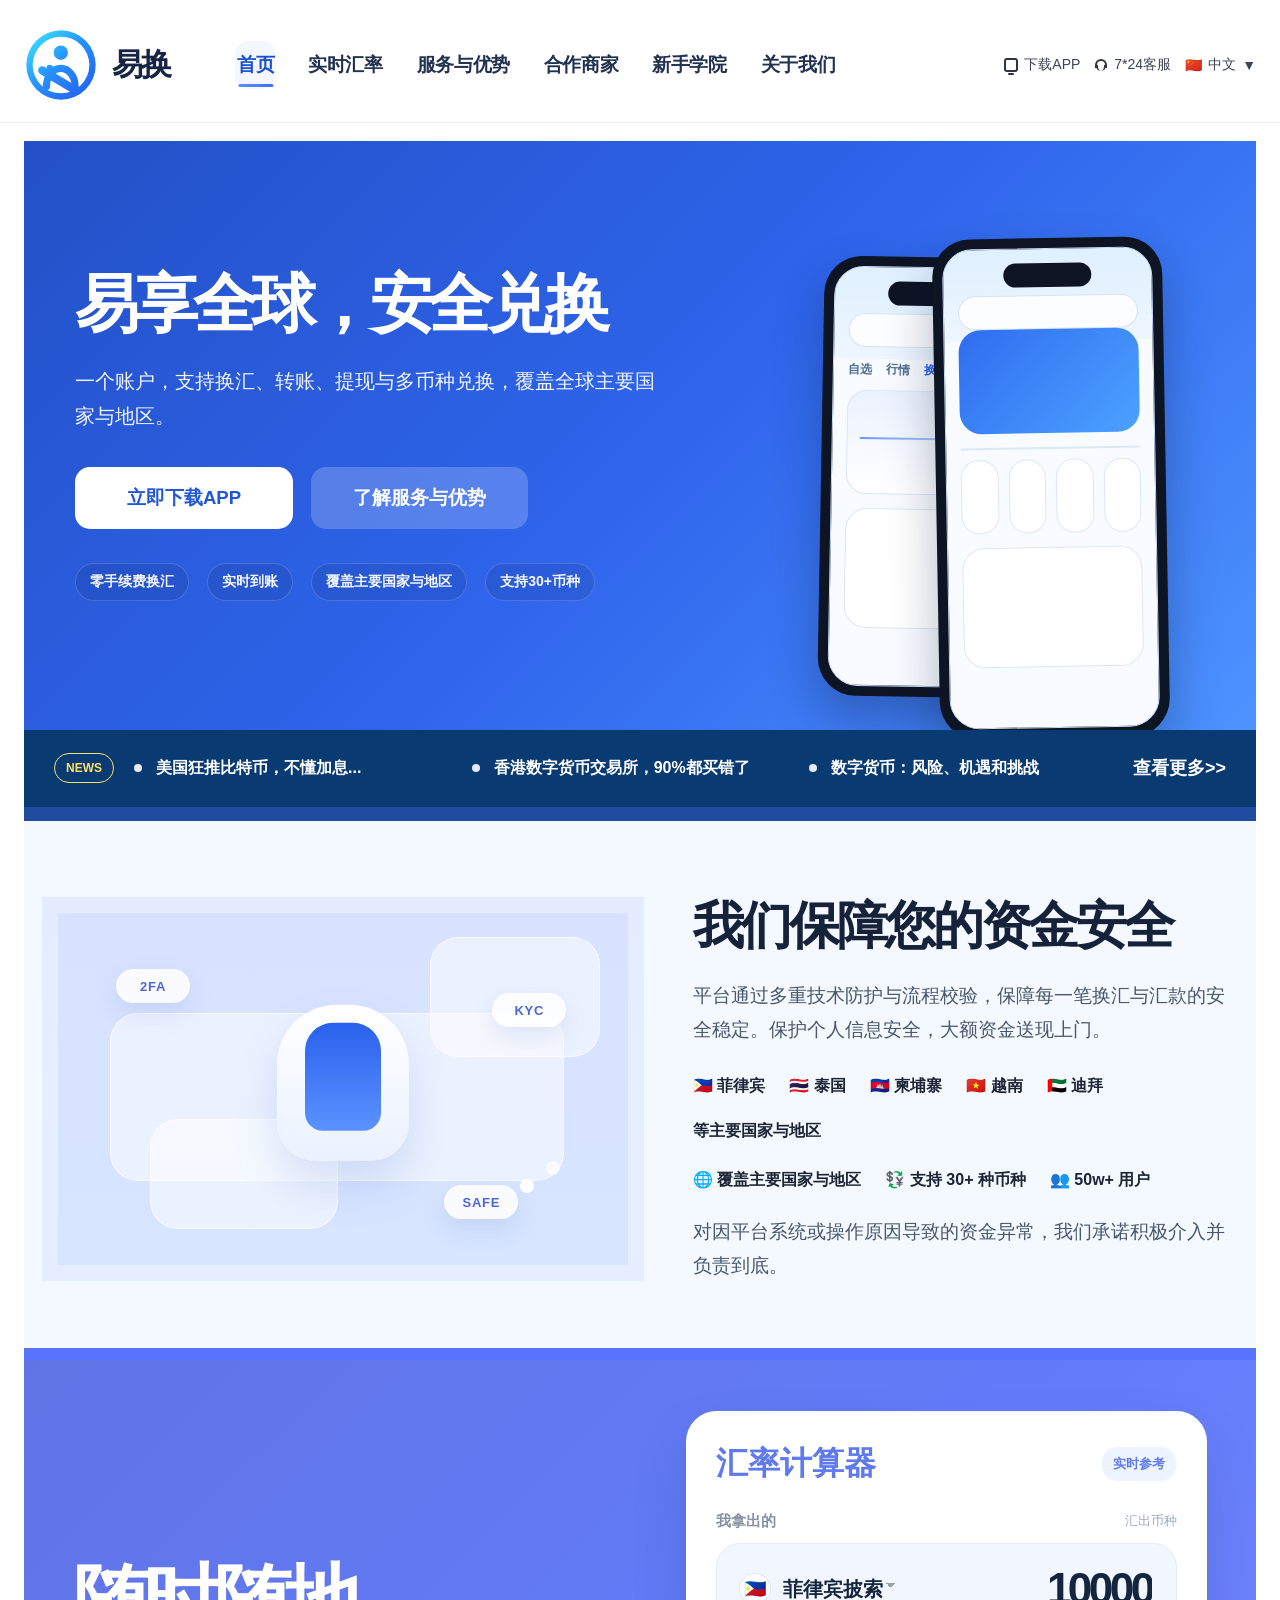
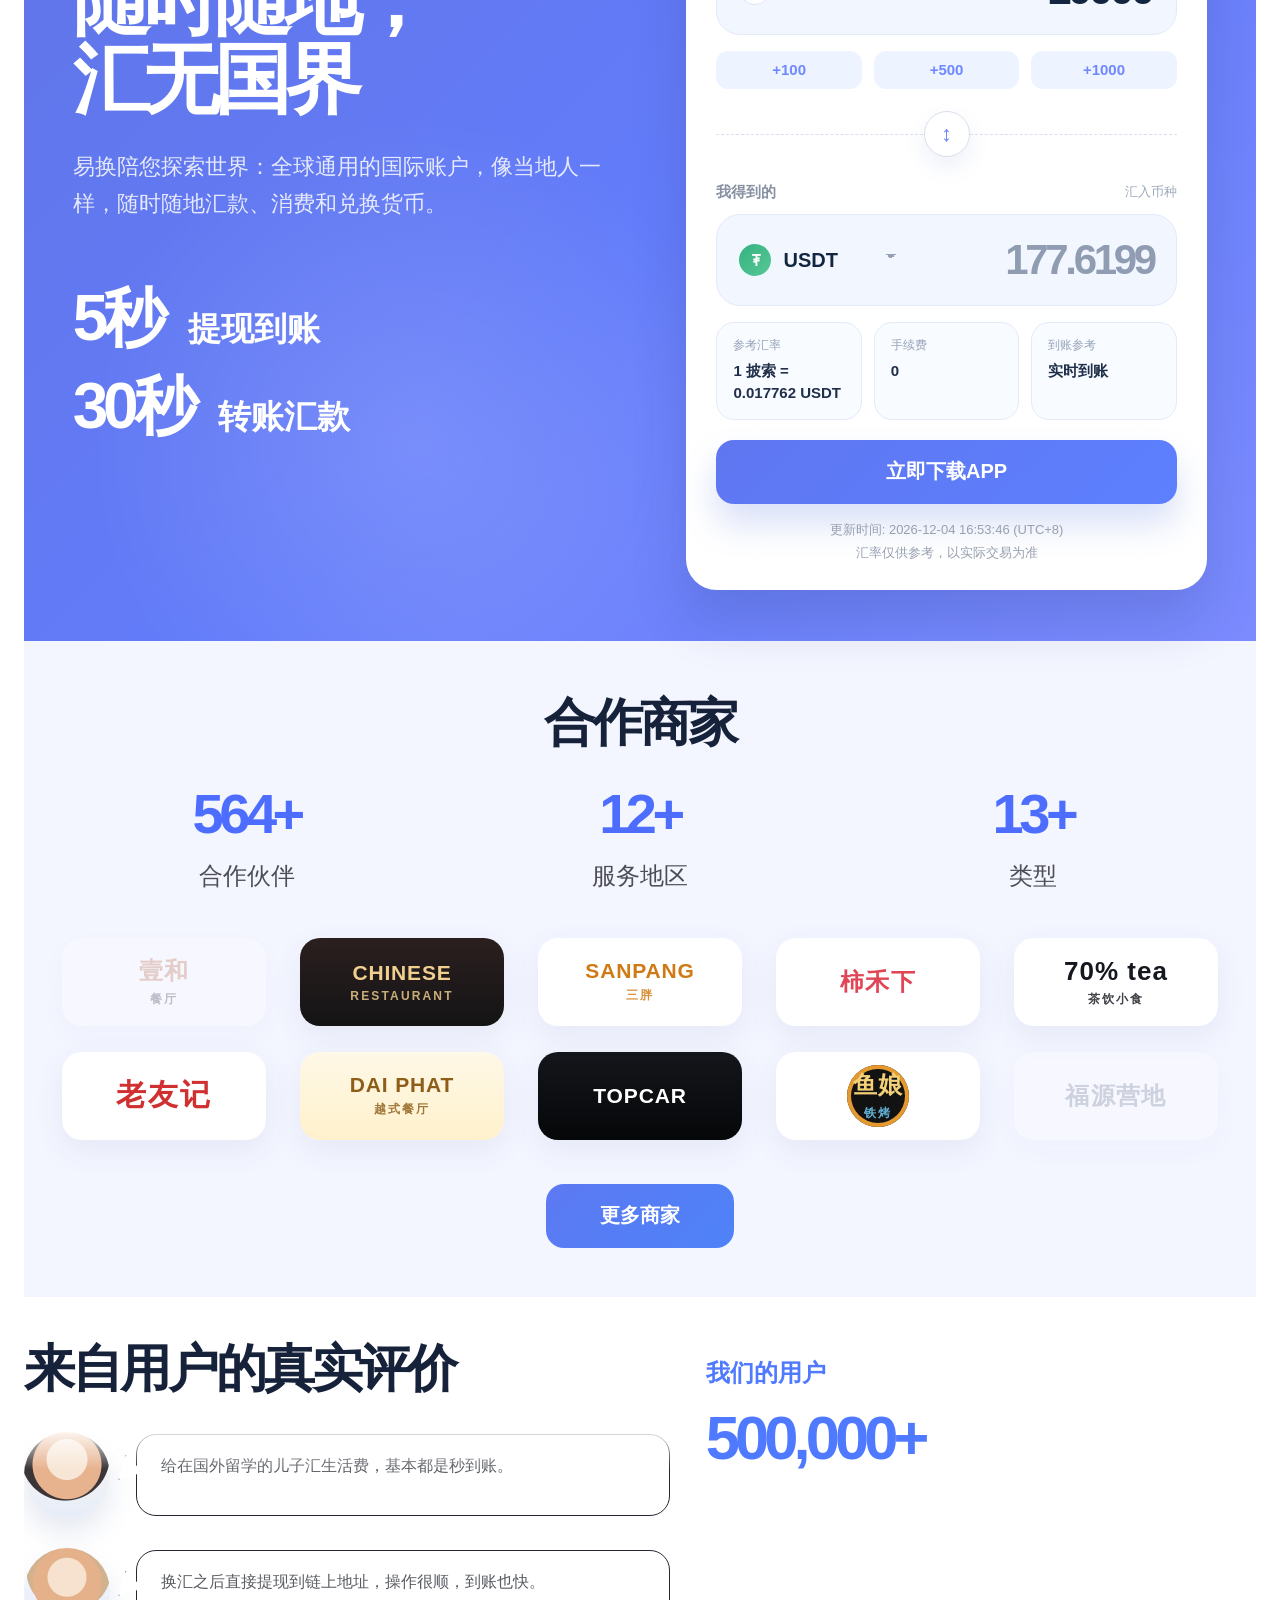
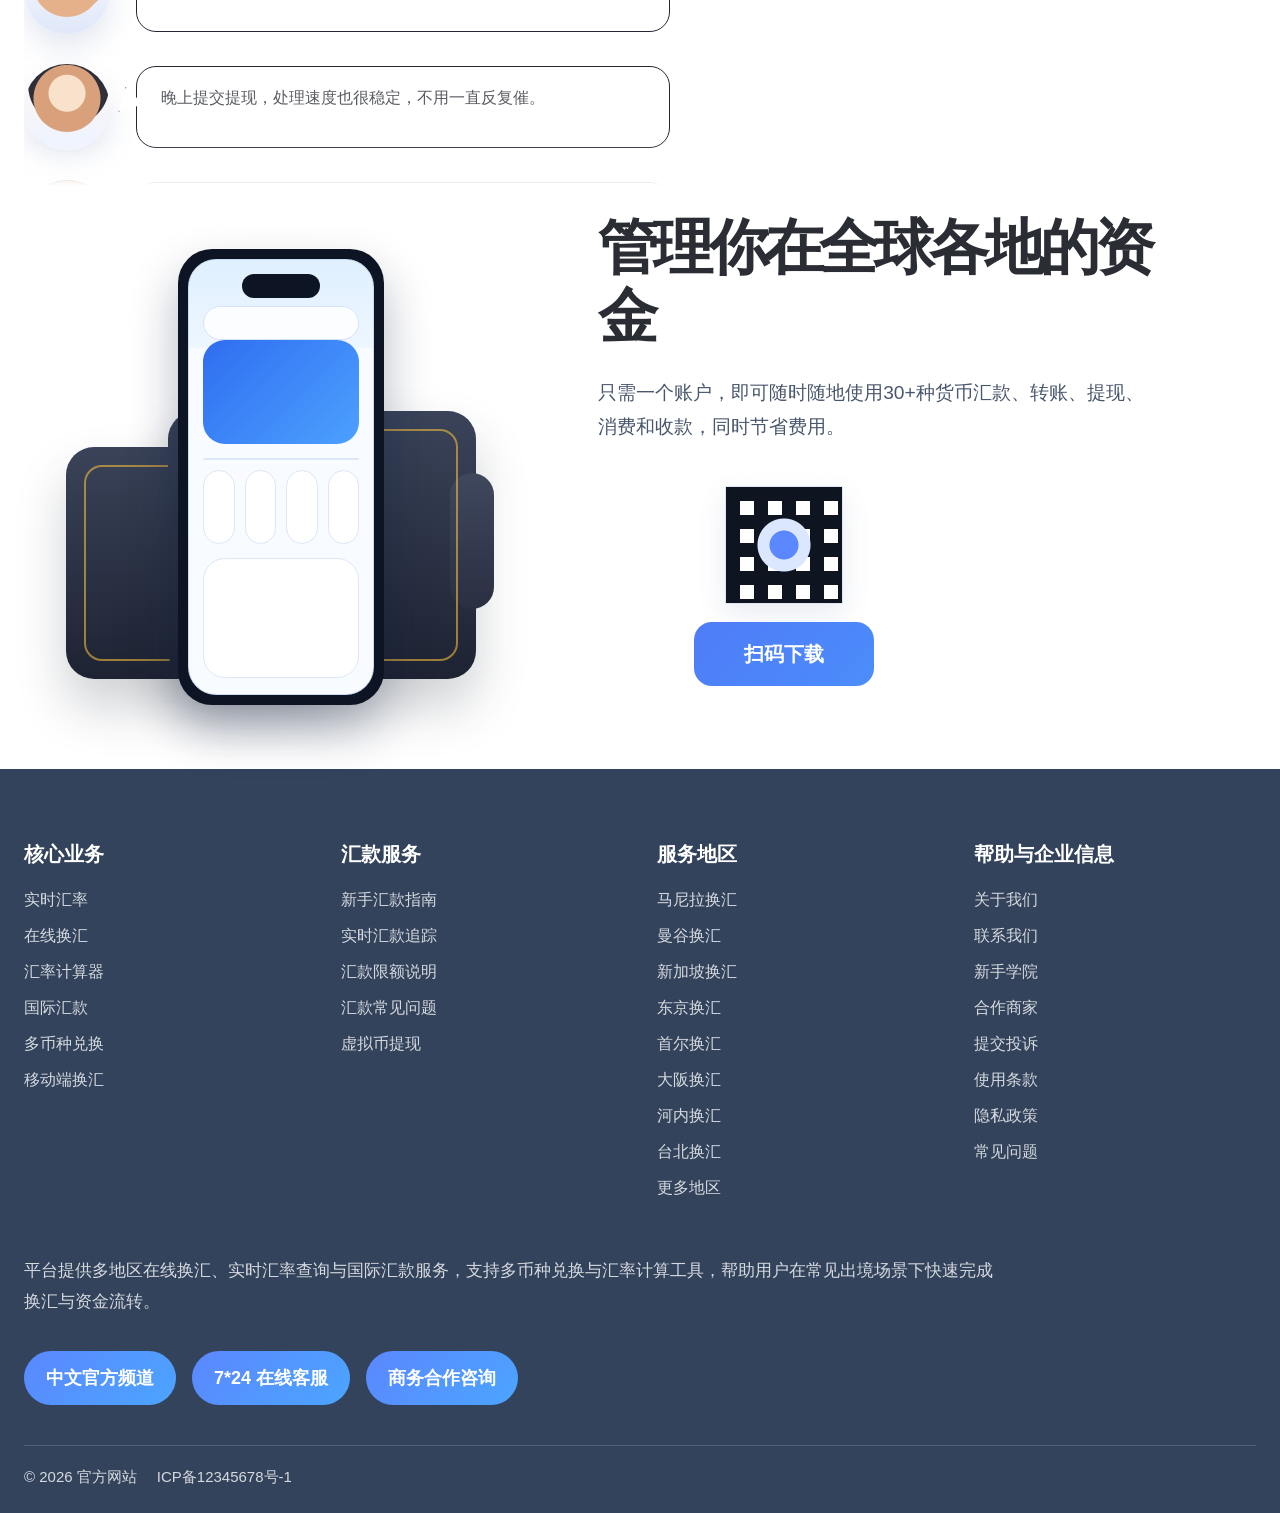
<file: index.html>
<!doctype html>
<html lang="zh-CN">
<head>
  <meta charset="UTF-8" />
  <meta name="viewport" content="width=device-width, initial-scale=1" />
  <title>易换官网</title>
  <link rel="stylesheet" href="styles.css" />
</head>
<body data-page="home">
  <header class="site-header">
    <div class="container header-inner">
      <div class="header-main">
        <a class="brand" href="index.html">
          <span class="brand-mark"></span>
          <span class="brand-copy">
            <span class="brand-title">易换</span>
            <span class="brand-domain">yhqz.net</span>
          </span>
        </a>
        <nav class="main-nav">
          <a class="nav-link" data-page="home" href="index.html">首页</a>
          <a class="nav-link" data-page="rates" href="rates.html">实时汇率</a>
          <a class="nav-link" data-page="services" href="services.html">服务与优势</a>
          <a class="nav-link" data-page="partners" href="partners.html">合作商家</a>
          <a class="nav-link" data-page="academy" href="academy.html">新手学院</a>
          <a class="nav-link" data-page="about" href="about.html">关于我们</a>
        </nav>
      </div>
      <div class="utility-nav home-utility-nav">
        <a class="utility-item utility-text" href="#download"><span class="utility-mark icon-device"></span><span>下载APP</span></a>
        <a class="utility-item utility-text" href="support.html"><span class="utility-mark icon-headset"></span><span>7*24客服</span></a>
        <span class="utility-item utility-text"><span class="flag-chip">🇨🇳</span><span>中文</span><span class="utility-caret">▼</span></span>
      </div>
    </div>
  </header>

  <main class="page-main home-main">
    <section class="home-hero-section">
      <div class="container">
        <div class="home-hero">
          <div class="home-hero-copy">
            <h1 class="home-hero-title">易享全球，安全兑换</h1>
            <p class="home-hero-desc">一个账户，支持换汇、转账、提现与多币种兑换，覆盖全球主要国家与地区。</p>
            <div class="home-hero-actions">
              <a class="hero-solid-btn" href="#download">立即下载APP</a>
              <a class="hero-soft-btn" href="services.html">了解服务与优势</a>
            </div>
            <div class="home-stat-row">
              <span class="home-stat-pill">零手续费换汇</span>
              <span class="home-stat-pill">实时到账</span>
              <span class="home-stat-pill">覆盖主要国家与地区</span>
              <span class="home-stat-pill">支持30+币种</span>
            </div>
          </div>

          <div class="home-hero-visual">
            <div class="phone small">
              <div class="phone-screen small-screen">
                <div class="phone-top"></div>
                <div class="phone-inner">
                  <div class="mini-search"></div>
                  <div class="mini-tabs"><span>自选</span><span>行情</span><span class="is-active">换汇</span></div>
                  <div class="mini-chart"></div>
                  <div class="mini-panel"></div>
                </div>
              </div>
            </div>
            <div class="phone large">
              <div class="phone-screen">
                <div class="phone-top"></div>
                <div class="phone-inner">
                  <div class="mini-search"></div>
                  <div class="mini-banner"></div>
                  <div class="mini-grid">
                    <div class="mini-tile"></div>
                    <div class="mini-tile"></div>
                    <div class="mini-tile"></div>
                    <div class="mini-tile"></div>
                  </div>
                  <div class="mini-panel"></div>
                </div>
              </div>
            </div>
          </div>
        </div>

        <div class="home-news">
          <span class="ticker-badge">NEWS</span>
          <div class="home-news-list">
            <span>美国狂推比特币，不懂加息...</span>
            <span>香港数字货币交易所，90%都买错了</span>
            <span>数字货币：风险、机遇和挑战</span>
          </div>
          <a class="home-news-more" href="academy.html">查看更多&gt;&gt;</a>
        </div>
      </div>
    </section>

    <section class="home-security-section">
      <div class="container">
        <div class="security-shell">
          <div class="security-visual">
            <div class="security-board">
              <div class="security-panel security-panel-a"></div>
              <div class="security-panel security-panel-b"></div>
              <div class="security-panel security-panel-c"></div>
              <span class="security-chip chip-a">2FA</span>
              <span class="security-chip chip-b">KYC</span>
              <span class="security-chip chip-c">SAFE</span>
              <div class="security-shield"></div>
              <div class="security-dot"></div>
            </div>
          </div>

          <div class="security-copy">
            <h2>我们保障您的资金安全</h2>
            <p>平台通过多重技术防护与流程校验，保障每一笔换汇与汇款的安全稳定。保护个人信息安全，大额资金送现上门。</p>
            <div class="country-line">
              <span>🇵🇭 菲律宾</span>
              <span>🇹🇭 泰国</span>
              <span>🇰🇭 柬埔寨</span>
              <span>🇻🇳 越南</span>
              <span>🇦🇪 迪拜</span>
              <span>等主要国家与地区</span>
            </div>
            <div class="security-stats">
              <span>🌐 覆盖主要国家与地区</span>
              <span>💱 支持 30+ 种币种</span>
              <span>👥 50w+ 用户</span>
            </div>
            <p class="security-note">对因平台系统或操作原因导致的资金异常，我们承诺积极介入并负责到底。</p>
          </div>
        </div>
      </div>
    </section>

    <section class="home-calculator-section">
      <div class="container">
        <div class="calculator-shell">
          <div class="calculator-copy">
            <h2>随时随地，<br />汇无国界</h2>
            <p>易换陪您探索世界：全球通用的国际账户，像当地人一样，随时随地汇款、消费和兑换货币。</p>
            <div class="speed-list">
              <div class="speed-item">
                <strong>5秒</strong>
                <span>提现到账</span>
              </div>
              <div class="speed-item">
                <strong>30秒</strong>
                <span>转账汇款</span>
              </div>
            </div>
          </div>

          <div class="calculator-card" data-calculator>
            <div class="calculator-card-head">
              <h3>汇率计算器</h3>
              <span class="calc-live">实时参考</span>
            </div>

            <div class="calc-label-row">
              <span class="calc-label">我拿出的</span>
              <span class="calc-side-note">汇出币种</span>
            </div>
            <div class="calc-row calc-row-input">
              <label class="calc-currency-picker">
                <span class="calc-coin flag-coin" data-calc-from-coin>🇵🇭</span>
                <select class="calc-select" data-calc-from aria-label="选择汇出币种">
                  <option value="PHP" data-rate-label="披索" selected>菲律宾披索</option>
                  <option value="USDT" data-rate-label="USDT">USDT</option>
                  <option value="THB" data-rate-label="泰铢">泰铢</option>
                  <option value="CNY" data-rate-label="人民币">人民币</option>
                  <option value="USD" data-rate-label="美元">美元</option>
                  <option value="VND" data-rate-label="越南盾">越南盾</option>
                </select>
              </label>
              <div class="calc-amount-shell">
                <input class="calc-input" data-calc-amount type="number" min="0" step="0.01" value="10000" inputmode="decimal" aria-label="输入金额" />
              </div>
            </div>

            <div class="calc-shortcuts">
              <button type="button" class="calc-shortcut" data-calc-add="100">+100</button>
              <button type="button" class="calc-shortcut" data-calc-add="500">+500</button>
              <button type="button" class="calc-shortcut" data-calc-add="1000">+1000</button>
            </div>

            <div class="calc-divider">
              <button type="button" class="calc-swap" data-calc-swap aria-label="切换汇出与汇入币种">↕</button>
            </div>

            <div class="calc-label-row">
              <span class="calc-label">我得到的</span>
              <span class="calc-side-note">汇入币种</span>
            </div>
            <div class="calc-row calc-row-output">
              <label class="calc-currency-picker">
                <span class="calc-coin usdt-coin" data-calc-to-coin>₮</span>
                <select class="calc-select" data-calc-to aria-label="选择汇入币种">
                  <option value="PHP" data-rate-label="披索">菲律宾披索</option>
                  <option value="USDT" data-rate-label="USDT" selected>USDT</option>
                  <option value="THB" data-rate-label="泰铢">泰铢</option>
                  <option value="CNY" data-rate-label="人民币">人民币</option>
                  <option value="USD" data-rate-label="美元">美元</option>
                  <option value="VND" data-rate-label="越南盾">越南盾</option>
                </select>
              </label>
              <div class="calc-amount-shell calc-amount-shell-output">
                <strong class="calc-number calc-number-soft" data-calc-result>168.63</strong>
              </div>
            </div>

            <div class="calc-summary">
              <div class="calc-summary-item">
                <span>参考汇率</span>
                <strong data-calc-rate>1 披索 ≈ 0.0169 USDT</strong>
              </div>
              <div class="calc-summary-item">
                <span>手续费</span>
                <strong>0</strong>
              </div>
              <div class="calc-summary-item">
                <span>到账参考</span>
                <strong>实时到账</strong>
              </div>
            </div>

            <a class="calc-btn" href="#download">立即下载APP</a>
            <p class="calc-meta"><span data-calc-updated>更新时间: --</span><br />汇率仅供参考，以实际交易为准</p>
          </div>
        </div>
      </div>
    </section>

    <section class="home-merchant-section">
      <div class="container">
        <div class="merchant-shell">
          <h2>合作商家</h2>
          <div class="merchant-stats">
            <div class="merchant-stat">
              <strong>564+</strong>
              <span>合作伙伴</span>
            </div>
            <div class="merchant-stat">
              <strong>12+</strong>
              <span>服务地区</span>
            </div>
            <div class="merchant-stat">
              <strong>13+</strong>
              <span>类型</span>
            </div>
          </div>

          <div class="merchant-logo-grid">
            <div class="merchant-logo merchant-logo-faded merchant-logo-seal">
              <span class="merchant-logo-cn">壹和</span>
              <span class="merchant-logo-sub">餐厅</span>
            </div>
            <div class="merchant-logo merchant-logo-dark">
              <span class="merchant-logo-en">CHINESE</span>
              <span class="merchant-logo-sub">RESTAURANT</span>
            </div>
            <div class="merchant-logo merchant-logo-yellow">
              <span class="merchant-logo-en">SANPANG</span>
              <span class="merchant-logo-sub">三胖</span>
            </div>
            <div class="merchant-logo merchant-logo-red">
              <span class="merchant-logo-cn">柿禾下</span>
            </div>
            <div class="merchant-logo merchant-logo-tea">
              <span class="merchant-logo-en">70% tea</span>
              <span class="merchant-logo-sub">茶饮小食</span>
            </div>
            <div class="merchant-logo merchant-logo-redseal">
              <span class="merchant-logo-cn">老友记</span>
            </div>
            <div class="merchant-logo merchant-logo-cream">
              <span class="merchant-logo-en">DAI PHAT</span>
              <span class="merchant-logo-sub">越式餐厅</span>
            </div>
            <div class="merchant-logo merchant-logo-black">
              <span class="merchant-logo-en">TOPCAR</span>
            </div>
            <div class="merchant-logo merchant-logo-round">
              <span class="merchant-logo-cn">鱼娘</span>
              <span class="merchant-logo-sub">铁烤</span>
            </div>
            <div class="merchant-logo merchant-logo-faded merchant-logo-camp">
              <span class="merchant-logo-cn">福源营地</span>
            </div>
          </div>

          <div class="merchant-action">
            <a class="merchant-btn" href="partners.html">更多商家</a>
          </div>
        </div>
      </div>
    </section>

    <section class="home-proof-section" id="download">
      <div class="container">
        <div class="proof-shell">
          <div class="proof-top">
            <div class="proof-testimonials">
              <h2>来自用户的真实评价</h2>
              <div class="testimonial-window">
                <div class="testimonial-track">
                  <div class="testimonial-list">
                    <div class="testimonial-row">
                      <div class="testimonial-avatar avatar-one"></div>
                      <div class="testimonial-bubble">给在国外留学的儿子汇生活费，基本都是秒到账。</div>
                    </div>
                    <div class="testimonial-row">
                      <div class="testimonial-avatar avatar-two"></div>
                      <div class="testimonial-bubble">换汇之后直接提现到链上地址，操作很顺，到账也快。</div>
                    </div>
                    <div class="testimonial-row">
                      <div class="testimonial-avatar avatar-three"></div>
                      <div class="testimonial-bubble">晚上提交提现，处理速度也很稳定，不用一直反复催。</div>
                    </div>
                    <div class="testimonial-row">
                      <div class="testimonial-avatar avatar-four"></div>
                      <div class="testimonial-bubble">菲律宾和泰国两边转款很方便，汇率显示也比较清楚。</div>
                    </div>
                    <div class="testimonial-row">
                      <div class="testimonial-avatar avatar-five"></div>
                      <div class="testimonial-bubble">充值、换汇、提现都在一个账户里完成，省了很多切平台的时间。</div>
                    </div>
                  </div>

                  <div class="testimonial-list" aria-hidden="true">
                    <div class="testimonial-row">
                      <div class="testimonial-avatar avatar-one"></div>
                      <div class="testimonial-bubble">给在国外留学的儿子汇生活费，基本都是秒到账。</div>
                    </div>
                    <div class="testimonial-row">
                      <div class="testimonial-avatar avatar-two"></div>
                      <div class="testimonial-bubble">换汇之后直接提现到链上地址，操作很顺，到账也快。</div>
                    </div>
                    <div class="testimonial-row">
                      <div class="testimonial-avatar avatar-three"></div>
                      <div class="testimonial-bubble">晚上提交提现，处理速度也很稳定，不用一直反复催。</div>
                    </div>
                    <div class="testimonial-row">
                      <div class="testimonial-avatar avatar-four"></div>
                      <div class="testimonial-bubble">菲律宾和泰国两边转款很方便，汇率显示也比较清楚。</div>
                    </div>
                    <div class="testimonial-row">
                      <div class="testimonial-avatar avatar-five"></div>
                      <div class="testimonial-bubble">充值、换汇、提现都在一个账户里完成，省了很多切平台的时间。</div>
                    </div>
                  </div>
                </div>
              </div>
            </div>

            <div class="proof-users">
              <span>我们的用户</span>
              <strong>500,000+</strong>
            </div>
          </div>

          <div class="proof-bottom">
            <div class="wallet-stage">
              <div class="wallet-card wallet-back"></div>
              <div class="wallet-card wallet-front"></div>
              <div class="wallet-phone">
                <div class="wallet-phone-screen">
                  <div class="phone-top"></div>
                  <div class="phone-inner">
                    <div class="mini-search"></div>
                    <div class="mini-banner"></div>
                    <div class="mini-grid">
                      <div class="mini-tile"></div>
                      <div class="mini-tile"></div>
                      <div class="mini-tile"></div>
                      <div class="mini-tile"></div>
                    </div>
                    <div class="mini-panel"></div>
                  </div>
                </div>
              </div>
            </div>

            <div class="proof-copy-block">
              <h3>管理你在全球各地的资金</h3>
              <p>只需一个账户，即可随时随地使用30+种货币汇款、转账、提现、消费和收款，同时节省费用。</p>
              <div class="download-panel">
                <div class="download-qr"></div>
                <a class="download-btn" href="#download">扫码下载</a>
              </div>
            </div>
          </div>
        </div>
      </div>
    </section>
  </main>

  <footer class="home-footer">
    <div class="container">
      <div class="home-footer-grid">
        <div>
          <h3>核心业务</h3>
          <div class="home-footer-links">
            <a href="rates.html">实时汇率</a>
            <a href="services.html">在线换汇</a>
            <a href="rates.html">汇率计算器</a>
            <a href="services.html">国际汇款</a>
            <a href="services.html">多币种兑换</a>
            <a href="services.html">移动端换汇</a>
          </div>
        </div>
        <div>
          <h3>汇款服务</h3>
          <div class="home-footer-links">
            <a href="academy.html">新手汇款指南</a>
            <a href="rates.html">实时汇款追踪</a>
            <a href="services.html">汇款限额说明</a>
            <a href="academy.html">汇款常见问题</a>
            <a href="academy.html">虚拟币提现</a>
          </div>
        </div>
        <div>
          <h3>服务地区</h3>
          <div class="home-footer-links">
            <a href="services.html">马尼拉换汇</a>
            <a href="services.html">曼谷换汇</a>
            <a href="services.html">新加坡换汇</a>
            <a href="services.html">东京换汇</a>
            <a href="services.html">首尔换汇</a>
            <a href="services.html">大阪换汇</a>
            <a href="services.html">河内换汇</a>
            <a href="services.html">台北换汇</a>
            <a href="services.html">更多地区</a>
          </div>
        </div>
        <div>
          <h3>帮助与企业信息</h3>
          <div class="home-footer-links">
            <a href="about.html">关于我们</a>
            <a href="support.html">联系我们</a>
            <a href="academy.html">新手学院</a>
            <a href="partners.html">合作商家</a>
            <a href="about.html">提交投诉</a>
            <a href="about.html">使用条款</a>
            <a href="about.html">隐私政策</a>
            <a href="academy.html">常见问题</a>
          </div>
        </div>
      </div>

      <p class="home-footer-copy">平台提供多地区在线换汇、实时汇率查询与国际汇款服务，支持多币种兑换与汇率计算工具，帮助用户在常见出境场景下快速完成换汇与资金流转。</p>

      <div class="channel-row">
        <a class="channel-btn" href="about.html#support">中文官方频道</a>
        <a class="channel-btn" href="support.html">7*24 在线客服</a>
        <a class="channel-btn" href="partners.html">商务合作咨询</a>
      </div>

      <div class="home-footer-bottom">
        <span>&copy; <span data-year></span> 官方网站</span>
        <span>ICP备12345678号-1</span>
      </div>
    </div>
  </footer>

  <script src="site.js"></script>
</body>
</html>
</file>
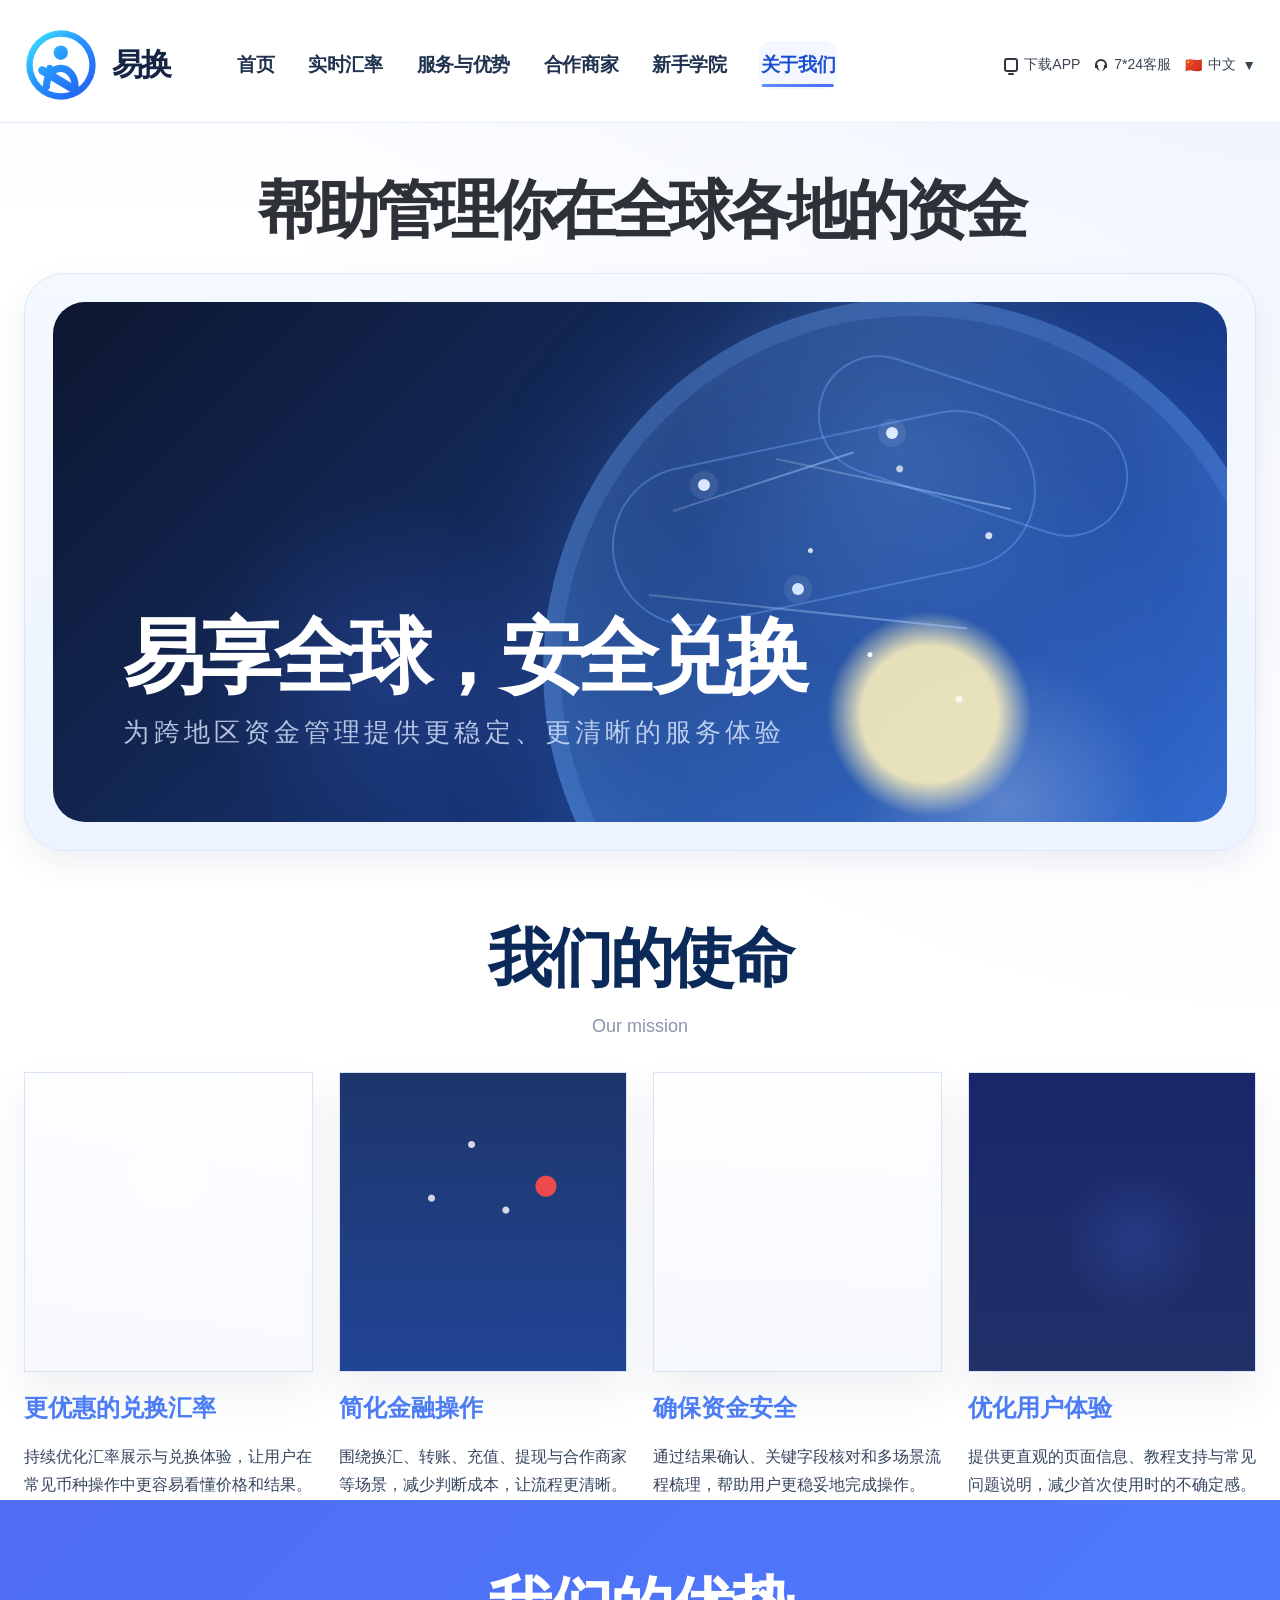
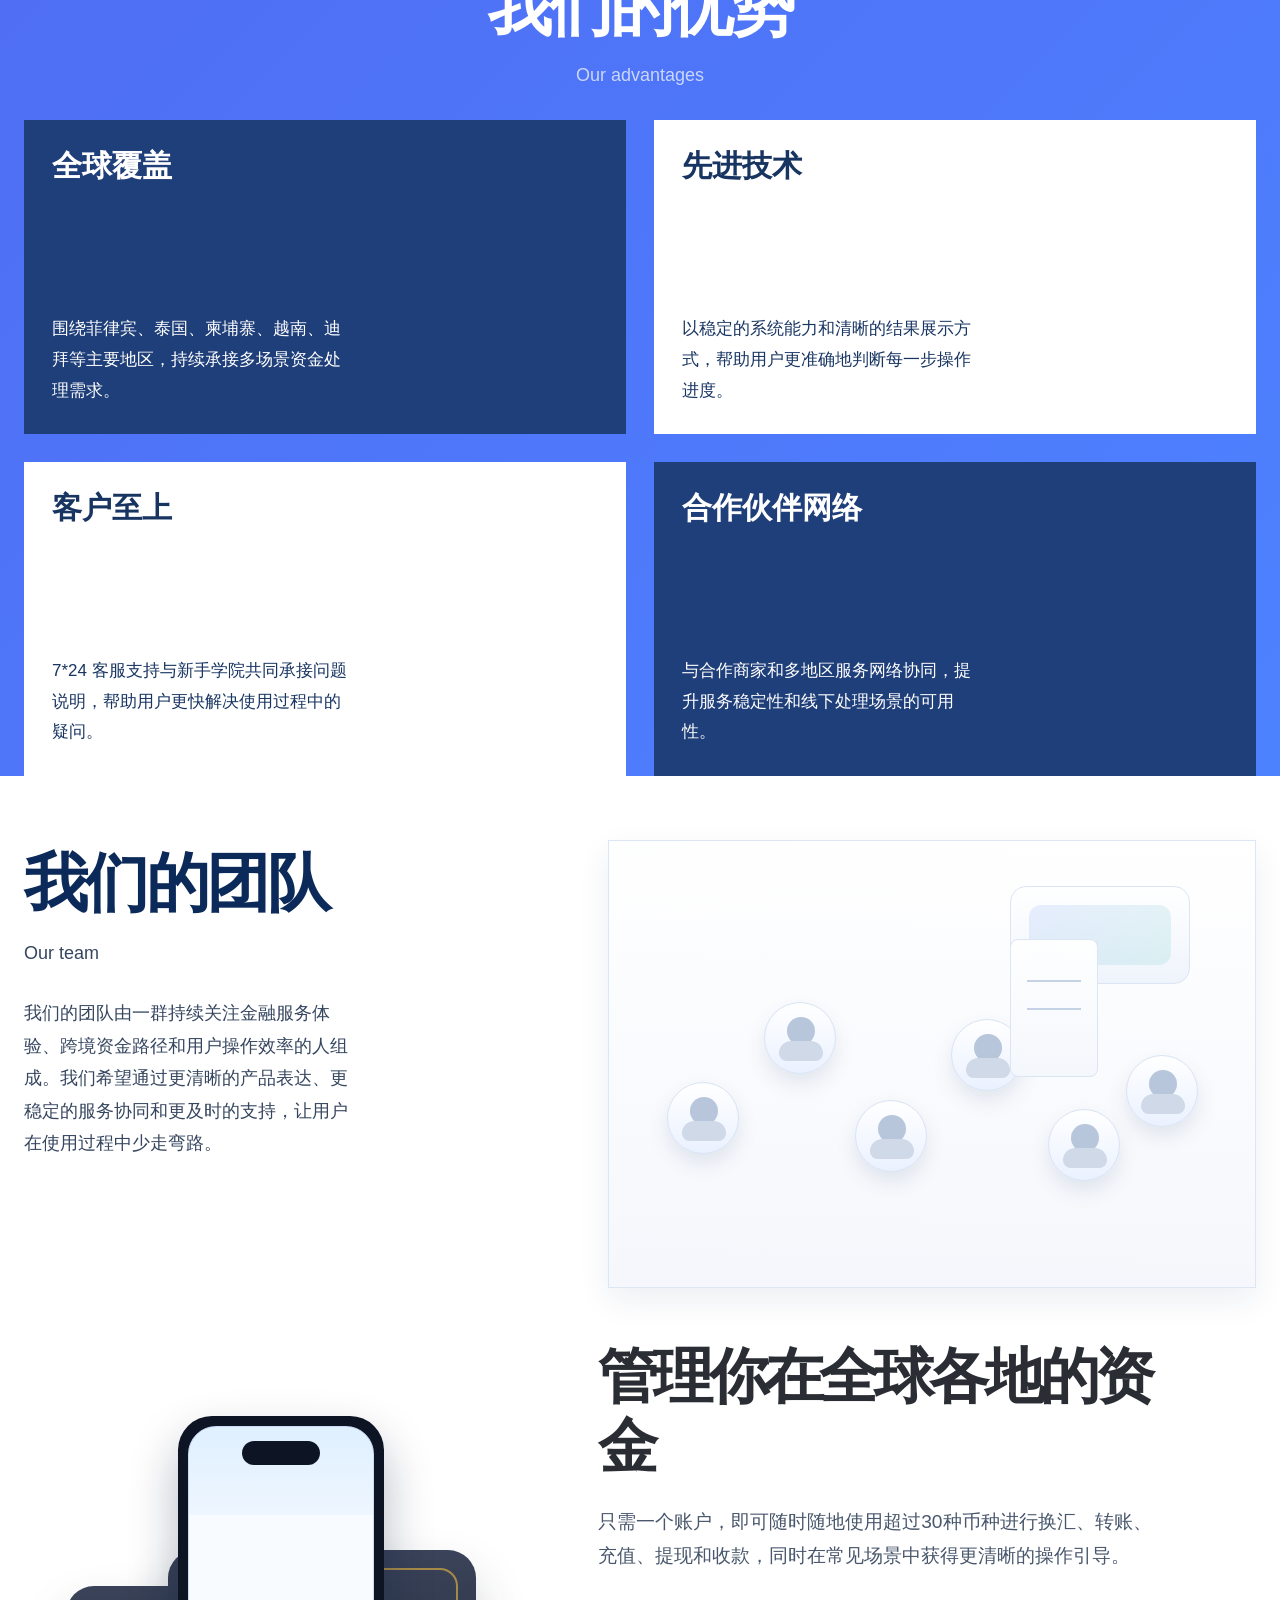
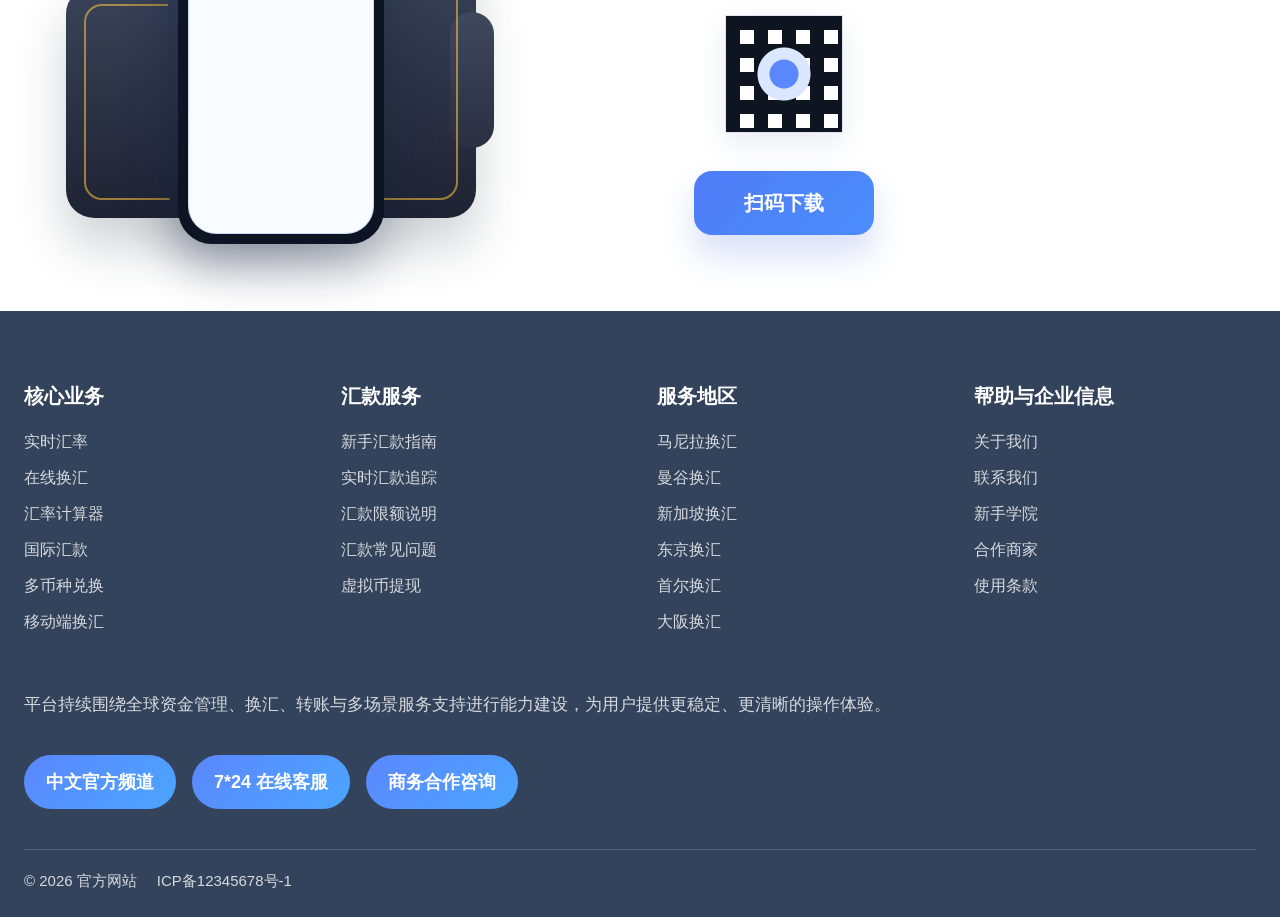
<file: about.html>
<!doctype html>
<html lang="zh-CN">
<head>
  <meta charset="UTF-8" />
  <meta name="viewport" content="width=device-width, initial-scale=1" />
  <title>关于我们 - 易换官网</title>
  <link rel="stylesheet" href="styles.css" />
</head>
<body data-page="about">
  <header class="site-header">
    <div class="container header-inner">
      <div class="header-main">
        <a class="brand" href="index.html">
          <span class="brand-mark"></span>
          <span class="brand-copy">
            <span class="brand-title">易换</span>
            <span class="brand-domain">yhqz.net</span>
          </span>
        </a>
        <nav class="main-nav">
          <a class="nav-link" data-page="home" href="index.html">首页</a>
          <a class="nav-link" data-page="rates" href="rates.html">实时汇率</a>
          <a class="nav-link" data-page="services" href="services.html">服务与优势</a>
          <a class="nav-link" data-page="partners" href="partners.html">合作商家</a>
          <a class="nav-link" data-page="academy" href="academy.html">新手学院</a>
          <a class="nav-link" data-page="about" href="about.html">关于我们</a>
        </nav>
      </div>
      <div class="utility-nav home-utility-nav">
        <a class="utility-item utility-text" href="index.html#download"><span class="utility-mark icon-device"></span><span>下载APP</span></a>
        <a class="utility-item utility-text" href="support.html"><span class="utility-mark icon-headset"></span><span>7*24客服</span></a>
        <span class="utility-item utility-text"><span class="flag-chip">🇨🇳</span><span>中文</span><span class="utility-caret">▼</span></span>
      </div>
    </div>
  </header>

  <main class="page-main about-main">
    <section class="section about-hero-section">
      <div class="container">
        <div class="about-hero-intro">
          <h1>帮助管理你在全球各地的资金</h1>
        </div>
        <div class="about-hero-stage">
          <div class="about-hero-media">
            <div class="about-hero-orbit orbit-one"></div>
            <div class="about-hero-orbit orbit-two"></div>
            <div class="about-hero-dot dot-one"></div>
            <div class="about-hero-dot dot-two"></div>
            <div class="about-hero-dot dot-three"></div>
            <div class="about-hero-globe"></div>
            <div class="about-hero-network network-a"></div>
            <div class="about-hero-network network-b"></div>
            <div class="about-hero-network network-c"></div>
            <div class="about-hero-copy">
              <strong>易享全球，安全兑换</strong>
              <span>为跨地区资金管理提供更稳定、更清晰的服务体验</span>
            </div>
          </div>
        </div>
      </div>
    </section>

    <section class="section">
      <div class="container">
        <div class="section-head section-head-center about-section-head">
          <div>
            <h2 class="section-title">我们的使命</h2>
            <p class="section-copy section-copy-en">Our mission</p>
          </div>
        </div>
        <div class="about-mission-grid">
          <article class="about-mission-card">
            <div class="about-mission-visual visual-rate"></div>
            <h3>更优惠的兑换汇率</h3>
            <p>持续优化汇率展示与兑换体验，让用户在常见币种操作中更容易看懂价格和结果。</p>
          </article>
          <article class="about-mission-card">
            <div class="about-mission-visual visual-process"></div>
            <h3>简化金融操作</h3>
            <p>围绕换汇、转账、充值、提现与合作商家等场景，减少判断成本，让流程更清晰。</p>
          </article>
          <article class="about-mission-card">
            <div class="about-mission-visual visual-security"></div>
            <h3>确保资金安全</h3>
            <p>通过结果确认、关键字段核对和多场景流程梳理，帮助用户更稳妥地完成操作。</p>
          </article>
          <article class="about-mission-card">
            <div class="about-mission-visual visual-experience"></div>
            <h3>优化用户体验</h3>
            <p>提供更直观的页面信息、教程支持与常见问题说明，减少首次使用时的不确定感。</p>
          </article>
        </div>
      </div>
    </section>

    <section class="section about-advantages-section">
      <div class="container">
        <div class="section-head section-head-center about-section-head light">
          <div>
            <h2 class="section-title">我们的优势</h2>
            <p class="section-copy section-copy-en">Our advantages</p>
          </div>
        </div>
        <div class="about-advantages-grid">
          <article class="about-adv-card dark">
            <h3>全球覆盖</h3>
            <p>围绕菲律宾、泰国、柬埔寨、越南、迪拜等主要地区，持续承接多场景资金处理需求。</p>
          </article>
          <article class="about-adv-card light">
            <h3>先进技术</h3>
            <p>以稳定的系统能力和清晰的结果展示方式，帮助用户更准确地判断每一步操作进度。</p>
          </article>
          <article class="about-adv-card light">
            <h3>客户至上</h3>
            <p>7*24 客服支持与新手学院共同承接问题说明，帮助用户更快解决使用过程中的疑问。</p>
          </article>
          <article class="about-adv-card dark">
            <h3>合作伙伴网络</h3>
            <p>与合作商家和多地区服务网络协同，提升服务稳定性和线下处理场景的可用性。</p>
          </article>
        </div>
      </div>
    </section>

    <section class="section">
      <div class="container">
        <div class="about-team-grid">
          <div class="about-team-copy">
            <div class="section-head about-section-head">
              <div>
                <h2 class="section-title">我们的团队</h2>
                <p class="section-copy section-copy-en">Our team</p>
              </div>
            </div>
            <p>我们的团队由一群持续关注金融服务体验、跨境资金路径和用户操作效率的人组成。我们希望通过更清晰的产品表达、更稳定的服务协同和更及时的支持，让用户在使用过程中少走弯路。</p>
          </div>
          <div class="about-team-photo">
            <div class="about-team-photo-screen"></div>
            <div class="about-team-avatar avatar-a"></div>
            <div class="about-team-avatar avatar-b"></div>
            <div class="about-team-avatar avatar-c"></div>
            <div class="about-team-avatar avatar-d"></div>
            <div class="about-team-avatar avatar-e"></div>
            <div class="about-team-avatar avatar-f"></div>
            <div class="about-team-board"></div>
          </div>
        </div>
      </div>
    </section>

    <section class="section about-download-section" id="support">
      <div class="container">
        <div class="proof-bottom">
          <div class="wallet-stage">
            <div class="wallet-card wallet-back"></div>
            <div class="wallet-card wallet-front"></div>
            <div class="wallet-phone">
              <div class="wallet-phone-screen">
                <div class="phone-top"></div>
                <div class="phone-inner">
                  <div class="screen-search"></div>
                  <div class="screen-banner"></div>
                  <div class="screen-grid">
                    <span></span><span></span><span></span><span></span>
                    <span></span><span></span><span></span><span></span>
                  </div>
                  <div class="screen-notice"></div>
                  <div class="screen-card"></div>
                  <div class="screen-tabbar">
                    <span></span><span></span><span></span><span></span><span></span>
                  </div>
                </div>
              </div>
            </div>
          </div>

          <div class="proof-copy-block">
            <h3>管理你在全球各地的资金</h3>
            <p>只需一个账户，即可随时随地使用超过30种币种进行换汇、转账、充值、提现和收款，同时在常见场景中获得更清晰的操作引导。</p>
            <div class="download-panel">
              <div class="download-qr"></div>
              <a class="calc-btn download-btn" href="index.html#download">扫码下载</a>
            </div>
          </div>
        </div>
      </div>
    </section>
  </main>

  <footer class="home-footer">
    <div class="container">
      <div class="home-footer-grid">
        <div>
          <h3>核心业务</h3>
          <div class="home-footer-links">
            <a href="rates.html">实时汇率</a>
            <a href="services.html">在线换汇</a>
            <a href="rates.html">汇率计算器</a>
            <a href="services.html">国际汇款</a>
            <a href="services.html">多币种兑换</a>
            <a href="services.html">移动端换汇</a>
          </div>
        </div>
        <div>
          <h3>汇款服务</h3>
          <div class="home-footer-links">
            <a href="academy.html">新手汇款指南</a>
            <a href="rates.html">实时汇款追踪</a>
            <a href="academy.html">汇款限额说明</a>
            <a href="academy.html">汇款常见问题</a>
            <a href="academy.html">虚拟币提现</a>
          </div>
        </div>
        <div>
          <h3>服务地区</h3>
          <div class="home-footer-links">
            <a href="services.html">马尼拉换汇</a>
            <a href="services.html">曼谷换汇</a>
            <a href="services.html">新加坡换汇</a>
            <a href="services.html">东京换汇</a>
            <a href="services.html">首尔换汇</a>
            <a href="services.html">大阪换汇</a>
          </div>
        </div>
        <div>
          <h3>帮助与企业信息</h3>
          <div class="home-footer-links">
            <a href="about.html">关于我们</a>
            <a href="support.html">联系我们</a>
            <a href="academy.html">新手学院</a>
            <a href="partners.html">合作商家</a>
            <a href="about.html">使用条款</a>
          </div>
        </div>
      </div>

      <p class="home-footer-copy">平台持续围绕全球资金管理、换汇、转账与多场景服务支持进行能力建设，为用户提供更稳定、更清晰的操作体验。</p>

      <div class="channel-row">
        <a class="channel-btn" href="index.html#download">中文官方频道</a>
        <a class="channel-btn" href="support.html">7*24 在线客服</a>
        <a class="channel-btn" href="partners.html">商务合作咨询</a>
      </div>

      <div class="home-footer-bottom">
        <span>&copy; <span data-year></span> 官方网站</span>
        <span>ICP备12345678号-1</span>
      </div>
    </div>
  </footer>

  <script src="site.js"></script>
</body>
</html>
</file>
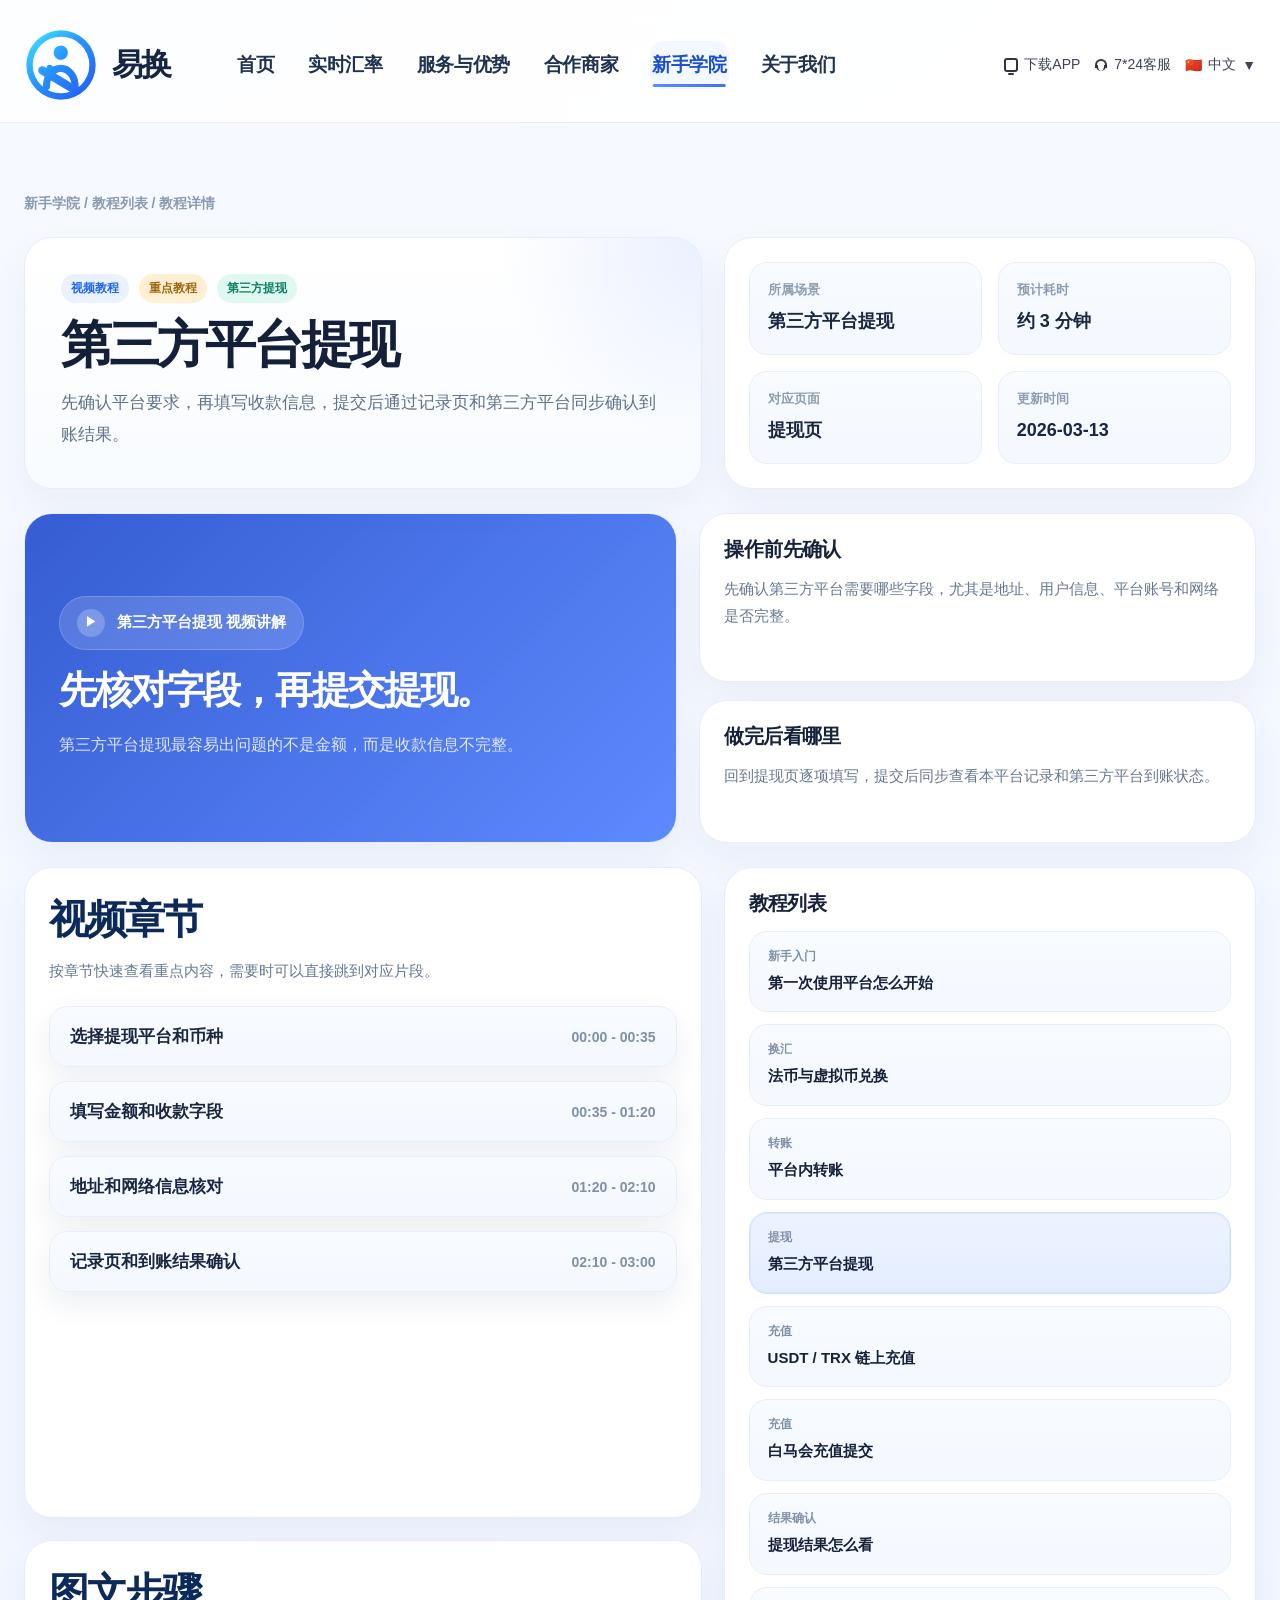
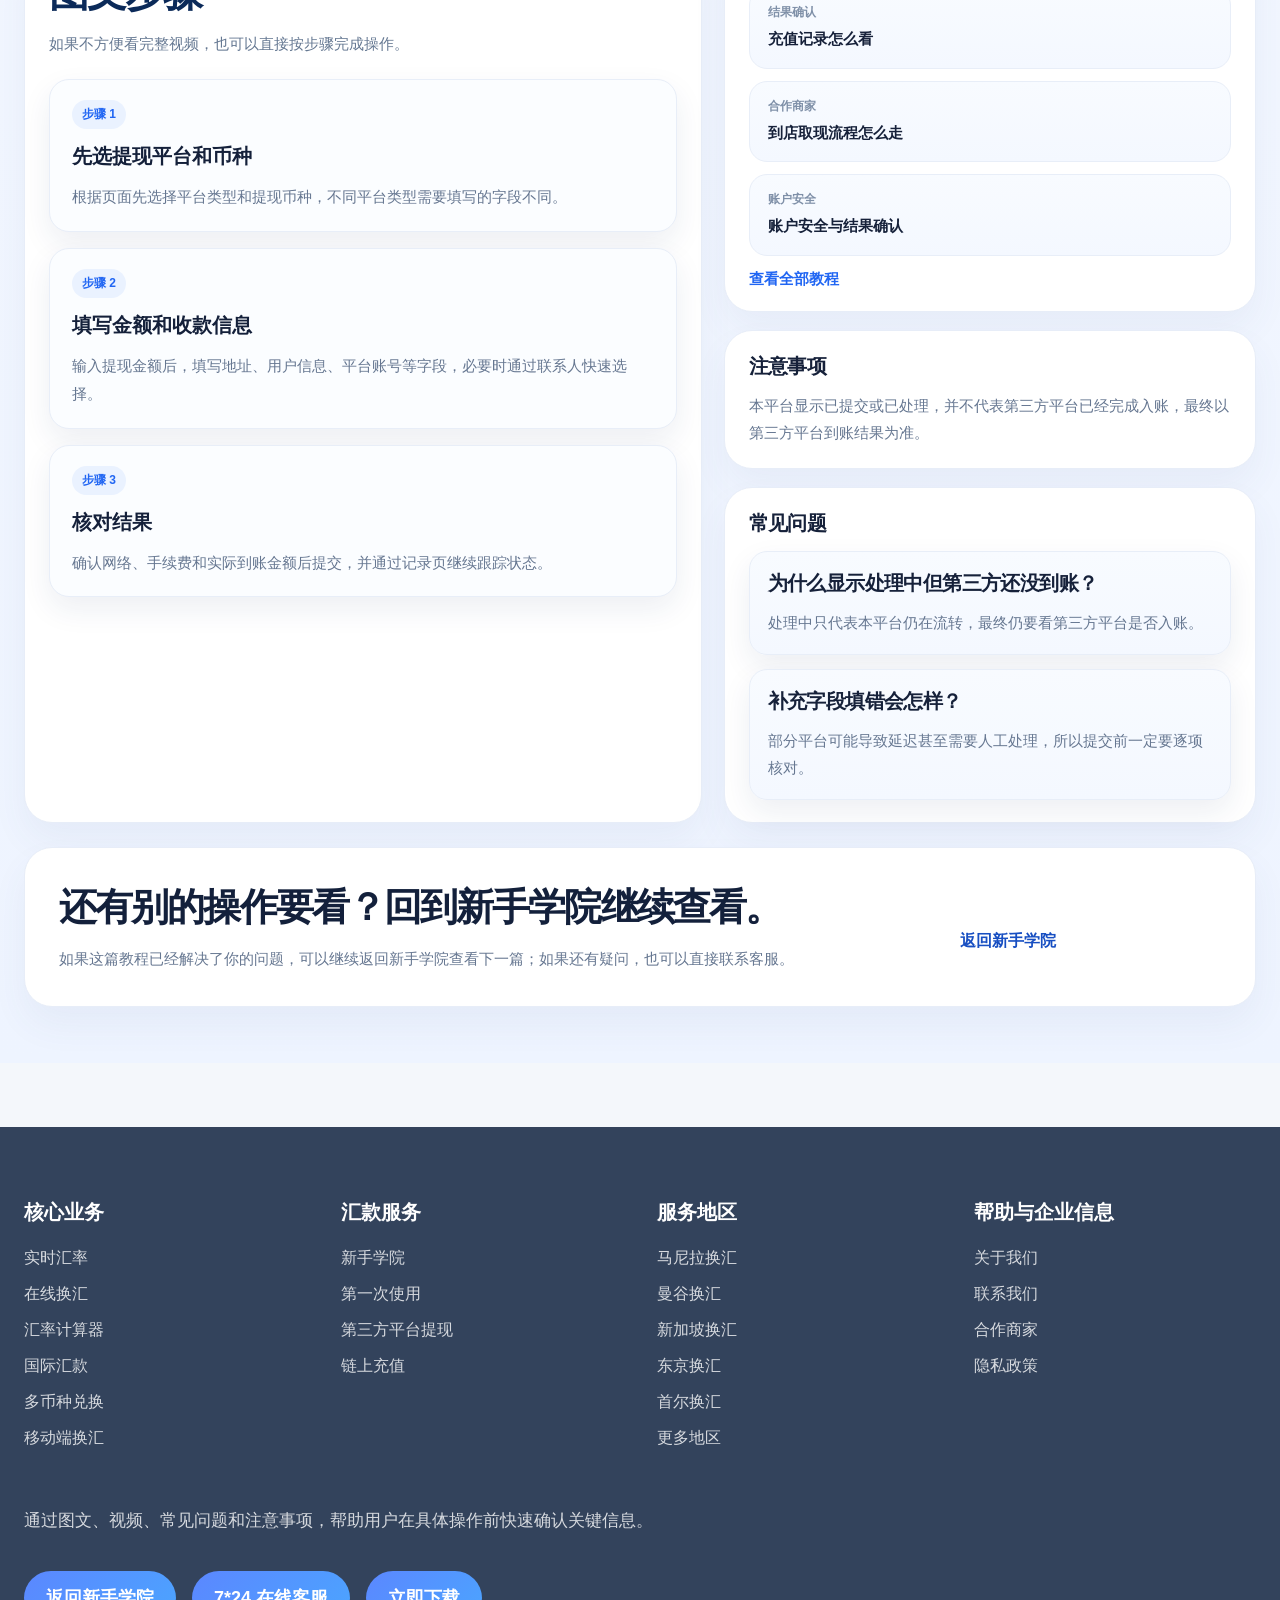
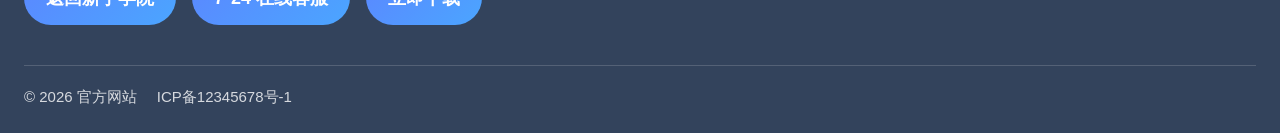
<file: academy-detail.html>
<!doctype html>
<html lang="zh-CN">
<head>
  <meta charset="UTF-8" />
  <meta name="viewport" content="width=device-width, initial-scale=1" />
  <title>教程详情 - 易换官网</title>
  <link rel="stylesheet" href="styles.css" />
</head>
<body data-page="academy">
  <header class="site-header">
    <div class="container header-inner">
      <div class="header-main">
        <a class="brand" href="index.html">
          <span class="brand-mark"></span>
          <span class="brand-copy">
            <span class="brand-title">易换</span>
            <span class="brand-domain">yhqz.net</span>
          </span>
        </a>
        <nav class="main-nav">
          <a class="nav-link" data-page="home" href="index.html">首页</a>
          <a class="nav-link" data-page="rates" href="rates.html">实时汇率</a>
          <a class="nav-link" data-page="services" href="services.html">服务与优势</a>
          <a class="nav-link" data-page="partners" href="partners.html">合作商家</a>
          <a class="nav-link" data-page="academy" href="academy.html">新手学院</a>
          <a class="nav-link" data-page="about" href="about.html">关于我们</a>
        </nav>
      </div>
      <div class="utility-nav home-utility-nav">
        <a class="utility-item utility-text" href="index.html#download"><span class="utility-mark icon-device"></span><span>下载APP</span></a>
        <a class="utility-item utility-text" href="support.html"><span class="utility-mark icon-headset"></span><span>7*24客服</span></a>
        <span class="utility-item utility-text"><span class="flag-chip">🇨🇳</span><span>中文</span><span class="utility-caret">▼</span></span>
      </div>
    </div>
  </header>

  <main class="page-main academy-detail-page">
    <section class="section academy-detail-section">
      <div class="container">
        <div class="academy-detail-shell">
          <div class="academy-detail-breadcrumb"><a href="academy.html">新手学院</a> / <a href="academy-list.html">教程列表</a> / <span>教程详情</span></div>

          <section class="academy-detail-header">
            <div class="academy-detail-header-copy">
              <div class="pill-row academy-detail-badges" id="heroBadges"></div>
              <h1 id="title">教程标题</h1>
              <p id="summary">教程摘要</p>
            </div>

            <div class="academy-detail-meta-card">
              <div class="academy-detail-meta-grid">
                <div class="academy-detail-meta-item"><span>所属场景</span><strong id="scene">-</strong></div>
                <div class="academy-detail-meta-item"><span>预计耗时</span><strong id="duration">-</strong></div>
                <div class="academy-detail-meta-item"><span>对应页面</span><strong id="entry">-</strong></div>
                <div class="academy-detail-meta-item"><span>更新时间</span><strong id="updatedAt">-</strong></div>
              </div>
            </div>
          </section>

          <section class="academy-detail-video-shell">
            <article class="academy-detail-video-card">
              <div class="academy-detail-video-stage">
                <div class="academy-detail-video-play">
                  <span class="academy-detail-play-icon">▶</span>
                  <span id="videoLabel">查看视频演示</span>
                </div>
                <strong id="stageTitle">先看演示，再开始操作。</strong>
                <p id="stageDesc">视频摘要</p>
              </div>
            </article>

            <aside class="academy-detail-video-notes">
              <article class="academy-detail-note-box">
                <h3>操作前先确认</h3>
                <p id="beforeWatch">开始前提示</p>
              </article>
              <article class="academy-detail-note-box">
                <h3>做完后看哪里</h3>
                <p id="afterWatch">完成后提示</p>
              </article>
            </aside>
          </section>

          <section class="academy-detail-main">
            <div class="academy-detail-main-copy">
              <div class="academy-detail-block">
                <div class="section-head">
                  <div>
                    <h2 class="section-title">视频章节</h2>
                    <p class="section-copy">按章节快速查看重点内容，需要时可以直接跳到对应片段。</p>
                  </div>
                </div>
                <div class="academy-detail-chapter-list" id="chapterList"></div>
              </div>

              <div class="academy-detail-block">
                <div class="section-head">
                  <div>
                    <h2 class="section-title">图文步骤</h2>
                    <p class="section-copy">如果不方便看完整视频，也可以直接按步骤完成操作。</p>
                  </div>
                </div>
                <div class="academy-detail-step-list" id="stepList"></div>
              </div>
            </div>

            <aside class="academy-detail-sidebar">
              <article class="academy-detail-side-card">
                <h4>教程列表</h4>
                <div class="academy-detail-catalog" id="catalogList"></div>
                <a class="link-more academy-detail-catalog-more" href="academy-list.html">查看全部教程</a>
              </article>
              <article class="academy-detail-side-card">
                <h4>注意事项</h4>
                <p id="risk"></p>
              </article>
              <article class="academy-detail-side-card">
                <h4>常见问题</h4>
                <div class="faq-list" id="faqList"></div>
              </article>
            </aside>
          </section>

          <section class="academy-detail-cta">
            <div>
              <h2>还有别的操作要看？回到新手学院继续查看。</h2>
              <p>如果这篇教程已经解决了你的问题，可以继续返回新手学院查看下一篇；如果还有疑问，也可以直接联系客服。</p>
            </div>
            <div class="academy-home-actions">
              <a class="primary-btn" href="academy.html">返回新手学院</a>
              <a class="ghost-btn" href="index.html#download">下载APP</a>
            </div>
          </section>
        </div>
      </div>
    </section>
  </main>

  <footer class="home-footer">
    <div class="container">
      <div class="home-footer-grid">
        <div>
          <h3>核心业务</h3>
          <div class="home-footer-links">
            <a href="rates.html">实时汇率</a>
            <a href="services.html">在线换汇</a>
            <a href="rates.html">汇率计算器</a>
            <a href="services.html">国际汇款</a>
            <a href="services.html">多币种兑换</a>
            <a href="services.html">移动端换汇</a>
          </div>
        </div>
        <div>
          <h3>汇款服务</h3>
          <div class="home-footer-links">
            <a href="academy.html">新手学院</a>
            <a href="academy-detail.html?topic=first-use">第一次使用</a>
            <a href="academy-detail.html?topic=withdraw-third-party">第三方平台提现</a>
            <a href="academy-detail.html?topic=deposit-chain">链上充值</a>
          </div>
        </div>
        <div>
          <h3>服务地区</h3>
          <div class="home-footer-links">
            <a href="services.html">马尼拉换汇</a>
            <a href="services.html">曼谷换汇</a>
            <a href="services.html">新加坡换汇</a>
            <a href="services.html">东京换汇</a>
            <a href="services.html">首尔换汇</a>
            <a href="services.html">更多地区</a>
          </div>
        </div>
        <div>
          <h3>帮助与企业信息</h3>
          <div class="home-footer-links">
            <a href="about.html">关于我们</a>
            <a href="support.html">联系我们</a>
            <a href="partners.html">合作商家</a>
            <a href="about.html">隐私政策</a>
          </div>
        </div>
      </div>

      <p class="home-footer-copy">通过图文、视频、常见问题和注意事项，帮助用户在具体操作前快速确认关键信息。</p>

      <div class="channel-row">
        <a class="channel-btn" href="academy.html">返回新手学院</a>
        <a class="channel-btn" href="support.html">7*24 在线客服</a>
        <a class="channel-btn" href="index.html#download">立即下载</a>
      </div>

      <div class="home-footer-bottom">
        <span>&copy; <span data-year></span> 官方网站</span>
        <span>ICP备12345678号-1</span>
      </div>
    </div>
  </footer>

  <script src="site.js"></script>
  <script>
    (function () {
      var data = {
        "first-use": {
          title: "第一次使用平台怎么开始",
          summary: "先通过一条短视频了解平台里的常用操作，再从一笔小额操作开始跑通流程。",
          stageTitle: "先看一遍，再做第一笔。",
          stageDesc: "第一次使用时，先建立路径感，再开始实际操作会更稳妥。",
          scene: "首次使用",
          duration: "约 1 分 30 秒",
          entry: "首页精选视频",
          updatedAt: "2026-03-13",
          beforeWatch: "确认登录状态正常，并分清本次是换汇、转账、提现到第三方平台，还是充值到当前平台。",
          afterWatch: "根据你的真实目标继续查看换汇、转账、提现或充值对应的教程。",
          risk: "第一次操作建议先从小额开始，确认记录和到账状态无误后，再进行正式金额处理。",
          badges: ["视频教程", "首页精选", "新手必看"],
          chapters: [
            ["00:00 - 00:20", "认识四类高频操作"],
            ["00:20 - 00:50", "第一次应该先做哪一笔"],
            ["00:50 - 01:10", "结果如何核对"],
            ["01:10 - 01:30", "异常时去哪里找"]
          ],
          steps: [
            ["确认当前目标", "先分清是换汇、转账、第三方平台提现，还是充值到当前平台。不同目标对应不同页面。"],
            ["从小额开始验证", "第一次不要直接用正式金额，优先用小额确认方向、到账和结果判断方式。"],
            ["做完一笔回记录页", "完成操作后先看记录页，再决定是否继续下一步。"]
          ],
          faqs: [
            ["第一次最容易错在哪？", "最常见的是没确认方向、没看结果页就继续做下一步。"],
            ["一定要完整看完视频吗？", "第一次建议完整看一遍，之后可以按章节回看。"]
          ],
          related: [
            ["法币与虚拟币兑换", "exchange"],
            ["平台内转账", "transfer"],
            ["第三方平台提现", "withdraw-third-party"]
          ]
        },
        "exchange": {
          title: "法币与虚拟币兑换",
          summary: "先看兑换方向，再确认汇率、手续费和最终到手结果。",
          stageTitle: "先确认方向，再输入金额。",
          stageDesc: "换汇最容易出错的是方向，不是金额。",
          scene: "换汇",
          duration: "约 2 分 30 秒",
          entry: "换汇页",
          updatedAt: "2026-03-13",
          beforeWatch: "先确认换出的币种和换入的币种，再看页面上当前的汇率和费率说明。",
          afterWatch: "回到换汇页核对方向后再提交，不够余额时先去充值。",
          risk: "提交前请确认换出资产和换入资产，避免把法币换虚拟币和虚拟币换法币看反。",
          badges: ["视频教程", "换汇", "高频操作"],
          chapters: [
            ["00:00 - 00:30", "页面结构和两侧币种"],
            ["00:30 - 01:10", "怎么看方向和汇率"],
            ["01:10 - 01:45", "手续费和到账说明"],
            ["01:45 - 02:30", "结果核对和异常处理"]
          ],
          steps: [
            ["确认换出和换入方向", "先看页面上下两块币种区，确认顶部是换出币种，底部是换入币种。"],
            ["查看汇率和手续费", "输入金额前，先确认费率说明和预计到手结果。"],
            ["提交后看结果", "换汇完成后查看记录和余额变化，再继续下一步。"]
          ],
          faqs: [
            ["换汇前最先看什么？", "先看方向、汇率、手续费和预计到手金额。"],
            ["余额不足怎么办？", "先去充值，再重新回到换汇页提交。"]
          ],
          related: [
            ["第一次使用平台怎么开始", "first-use"],
            ["平台内转账", "transfer"]
          ]
        },
        "transfer": {
          title: "平台内转账",
          summary: "适合站内账户之间的转出和转入场景，重点确认对象、金额和记录状态。",
          stageTitle: "先确认对象，再提交转账。",
          stageDesc: "站内转账比第三方提现简单，但仍要先核对接收对象。",
          scene: "平台内转账",
          duration: "约 2 分钟",
          entry: "转账页",
          updatedAt: "2026-03-13",
          beforeWatch: "确认余额充足，并确认当前场景是平台内转账，不是第三方平台提现。",
          afterWatch: "转账提交后先看记录，再确认接收方是否已收到。",
          risk: "转账前请核对转出对象、转入对象和金额，避免误把站内转账当成第三方提现处理。",
          badges: ["视频教程", "站内转账"],
          chapters: [
            ["00:00 - 00:25", "转出和转入场景说明"],
            ["00:25 - 00:55", "金额和对象如何确认"],
            ["00:55 - 01:25", "提交流程和结果页"],
            ["01:25 - 02:00", "异常时如何查记录"]
          ],
          steps: [
            ["确认转出和转入对象", "先确认这是站内账户之间的转账，不是第三方平台提现。"],
            ["核对金额和余额", "转账前先看可用余额，再确认本次金额。"],
            ["回记录页确认状态", "订单显示完成后，再和接收方确认是否到账。"]
          ],
          faqs: [
            ["转账和提现有什么区别？", "转账是平台内账户间转移，提现是向第三方平台或外部渠道转出。"],
            ["做完转账后先看哪里？", "先看记录页，再看接收方是否已收到。"]
          ],
          related: [
            ["法币与虚拟币兑换", "exchange"],
            ["第三方平台提现", "withdraw-third-party"]
          ]
        },
        "withdraw-third-party": {
          title: "第三方平台提现",
          summary: "先确认平台要求，再填写收款信息，提交后通过记录页和第三方平台同步确认到账结果。",
          stageTitle: "先核对字段，再提交提现。",
          stageDesc: "第三方平台提现最容易出问题的不是金额，而是收款信息不完整。",
          scene: "第三方平台提现",
          duration: "约 3 分钟",
          entry: "提现页",
          updatedAt: "2026-03-13",
          beforeWatch: "先确认第三方平台需要哪些字段，尤其是地址、用户信息、平台账号和网络是否完整。",
          afterWatch: "回到提现页逐项填写，提交后同步查看本平台记录和第三方平台到账状态。",
          risk: "本平台显示已提交或已处理，并不代表第三方平台已经完成入账，最终以第三方平台到账结果为准。",
          badges: ["视频教程", "重点教程", "第三方提现"],
          chapters: [
            ["00:00 - 00:35", "选择提现平台和币种"],
            ["00:35 - 01:20", "填写金额和收款字段"],
            ["01:20 - 02:10", "地址和网络信息核对"],
            ["02:10 - 03:00", "记录页和到账结果确认"]
          ],
          steps: [
            ["先选提现平台和币种", "根据页面先选择平台类型和提现币种，不同平台类型需要填写的字段不同。"],
            ["填写金额和收款信息", "输入提现金额后，填写地址、用户信息、平台账号等字段，必要时通过联系人快速选择。"],
            ["核对结果", "确认网络、手续费和实际到账金额后提交，并通过记录页继续跟踪状态。"]
          ],
          faqs: [
            ["为什么显示处理中但第三方还没到账？", "处理中只代表本平台仍在流转，最终仍要看第三方平台是否入账。"],
            ["补充字段填错会怎样？", "部分平台可能导致延迟甚至需要人工处理，所以提交前一定要逐项核对。"]
          ],
          related: [
            ["USDT / TRX 链上充值", "deposit-chain"],
            ["第一次使用平台怎么开始", "first-use"]
          ]
        },
        "deposit-chain": {
          title: "USDT / TRX 链上充值",
          summary: "先确认平台和网络，再复制地址或保存二维码，从外部平台发起转入。",
          stageTitle: "先确认网络，再复制地址。",
          stageDesc: "链上充值最常见的问题是地址和网络不一致。",
          scene: "链上充值",
          duration: "约 2 分钟",
          entry: "充值页",
          updatedAt: "2026-03-13",
          beforeWatch: "先选好充值平台和网络，再确认页面展示的地址和二维码就是当前要用的那一组。",
          afterWatch: "回到充值页复制地址或保存二维码，从外部平台发起转入后查看到账结果。",
          risk: "充值前请确认外部平台发起转入的网络和当前页面展示的网络一致，否则资产可能无法找回。",
          badges: ["视频教程", "链上充值"],
          chapters: [
            ["00:00 - 00:25", "选择充值平台和网络"],
            ["00:25 - 00:55", "复制地址或保存二维码"],
            ["00:55 - 01:20", "从外部平台发起转入"],
            ["01:20 - 02:00", "到账规则和结果查看"]
          ],
          steps: [
            ["先确认充值网络", "页面会展示当前支持的网络，请确保外部平台发起转入时也选择同一网络。"],
            ["复制地址或保存二维码", "你可以复制地址，也可以保存二维码后到外部平台扫码使用。"],
            ["查看到账状态", "发起转入后回平台查看到账情况，如需历史地址可从页面入口查看。"]
          ],
          faqs: [
            ["为什么页面提示只支持某条网络？", "因为该充值入口当前只接收指定链路的资产。"],
            ["充值地址会变吗？", "可能会变更，提交前请以当前页面展示地址为准。"]
          ],
          related: [
            ["白马会充值提交", "deposit-bhm"],
            ["第三方平台提现", "withdraw-third-party"]
          ]
        },
        "deposit-bhm": {
          title: "白马会充值提交",
          summary: "先填写充值信息，确认收款二维码后完成打款，再上传转账截图等待审核上分。",
          stageTitle: "先打款，再上传真实凭证。",
          stageDesc: "白马会充值不是链上地址模式，而是需要人工审核上分的充值方式。",
          scene: "白马会充值",
          duration: "约 3 分钟",
          entry: "充值页 / 白马会",
          updatedAt: "2026-03-13",
          beforeWatch: "准备好白马会账号和姓名，确认充值金额，再进入确认页查看二维码和金额提示。",
          afterWatch: "完成打款后上传真实截图，提交审核后等待上分结果，不要重复提交同一笔充值。",
          risk: "上传凭证时必须包含转账金额、转账时间和收款方信息，避免因截图不完整导致审核延迟。",
          badges: ["视频教程", "白马会充值", "审核流程"],
          chapters: [
            ["00:00 - 00:35", "填写充值信息"],
            ["00:35 - 01:25", "确认二维码和充值金额"],
            ["01:25 - 02:10", "上传截图提交审核"],
            ["02:10 - 03:00", "怎么看审核和上分结果"]
          ],
          steps: [
            ["填写充值信息", "在白马会充值页先填写充值金额、白马会账号和姓名，确保信息真实无误。"],
            ["确认二维码并打款", "进入确认页后核对充值金额、二维码和页面提示，再按要求完成打款。"],
            ["上传真实截图", "截图需包含金额、时间和收款方信息，提交后等待审核通过再上分。"]
          ],
          faqs: [
            ["为什么提交后没有马上上分？", "白马会充值需要人工审核，提交后不是实时到账。"],
            ["截图要包含哪些信息？", "至少要有转账金额、时间和收款方信息。"]
          ],
          related: [
            ["USDT / TRX 链上充值", "deposit-chain"],
            ["第一次使用平台怎么开始", "first-use"]
          ]
        },
        "account-safety": {
          title: "账户安全与结果确认",
          summary: "先确认登录与验证状态，再学会看记录、看结果和处理常见异常情况。",
          stageTitle: "先把关键确认点看明白。",
          stageDesc: "很多问题不是操作失败，而是没有先确认记录、验证状态和最终结果。",
          scene: "账户安全",
          duration: "约 2 分钟",
          entry: "账户与安全说明",
          updatedAt: "2026-03-15",
          beforeWatch: "先确认当前账号状态正常，再看本次问题是登录验证、结果确认，还是记录状态异常。",
          afterWatch: "回到实际页面先看记录和状态，如果仍然无法判断，再联系平台客服继续确认。",
          risk: "页面显示处理中、待确认或已提交，并不等于最终结果已经完成，请优先以记录页和实际到账结果为准。",
          badges: ["图文 + 视频", "账户安全", "结果确认"],
          chapters: [
            ["00:00 - 00:25", "先确认账号和验证状态"],
            ["00:25 - 00:55", "记录页里的几种常见状态"],
            ["00:55 - 01:30", "结果确认时先看哪里"],
            ["01:30 - 02:00", "异常时怎么继续处理"]
          ],
          steps: [
            ["先看账号和验证状态", "如果当前账号提示异常、限制或需要补充验证，先完成当前提示再继续后续操作。"],
            ["回记录页确认结果", "提交后先看记录页里的状态，再判断是处理中、待确认，还是已经完成。"],
            ["遇到异常先保留信息", "如果结果和预期不一致，优先保留订单信息、页面状态和当前截图，再联系平台客服。"]
          ],
          faqs: [
            ["处理中和已完成有什么区别？", "处理中代表流程还在流转，已完成才表示本平台侧流程结束。"],
            ["什么时候需要联系客服？", "当你已经看过记录页和结果页，仍然无法判断状态或处理路径时，再联系客服最有效。"]
          ],
          related: [
            ["第一次使用平台怎么开始", "first-use"],
            ["第三方平台提现", "withdraw-third-party"]
          ]
        },
        "withdraw-result": {
          title: "提现结果怎么看",
          summary: "学会区分处理中、已完成和失败等状态，再判断下一步怎么跟进。",
          stageTitle: "先看状态，再决定下一步。",
          stageDesc: "很多问题不是提现没走，而是没有先分清当前状态属于哪一种。",
          scene: "提现结果确认",
          duration: "约 1 分 40 秒",
          entry: "订单记录 / 提现",
          updatedAt: "2026-03-15",
          beforeWatch: "先确认当前看的是否是提现记录，不要把转账记录和充值记录混在一起判断。",
          afterWatch: "看完后回到记录页，对照当前状态再决定是继续等待还是联系客服。",
          risk: "本平台显示处理中，并不等于第三方平台已经到账；如果页面已失败，先看失败原因再处理。",
          badges: ["图文教程", "提现记录", "结果确认"],
          chapters: [
            ["00:00 - 00:25", "提现记录页看哪里"],
            ["00:25 - 00:55", "处理中和已完成的区别"],
            ["00:55 - 01:15", "失败状态怎么判断"],
            ["01:15 - 01:40", "下一步该怎么做"]
          ],
          steps: [
            ["先确认记录类型", "进入订单记录后先确认当前查看的是提现记录，再根据状态判断后续。"],
            ["按状态判断结果", "处理中先继续等待，已完成要核对到账，失败则先看失败原因。"],
            ["保留订单信息", "如果状态和预期不一致，优先保留订单号、金额和页面状态，再联系客服。"]
          ],
          faqs: [
            ["处理中多久需要继续问？", "如果超过页面提示或业务常规时间仍无变化，再联系客服更有效。"],
            ["失败了要重新提交吗？", "先看失败原因，确认问题解决后再决定是否重新提交。"]
          ],
          related: [
            ["第三方平台提现", "withdraw-third-party"],
            ["账户安全与结果确认", "account-safety"]
          ]
        },
        "deposit-record": {
          title: "充值记录怎么看",
          summary: "确认当前充值方式、审核状态和到账结果，避免重复提交或重复询问。",
          stageTitle: "先分清充值方式，再看记录状态。",
          stageDesc: "链上充值和人工审核充值的结果判断方式并不一样。",
          scene: "充值结果确认",
          duration: "约 1 分 45 秒",
          entry: "订单记录 / 充值",
          updatedAt: "2026-03-15",
          beforeWatch: "先确认本次是链上充值还是人工审核充值，不同方式对应不同到账节奏。",
          afterWatch: "看完后回到记录页确认当前状态，避免重复上传截图或重复发起充值。",
          risk: "人工审核充值不是实时到账；链上充值需要以链路确认和页面状态共同判断。",
          badges: ["图文教程", "充值记录", "结果确认"],
          chapters: [
            ["00:00 - 00:30", "链上和人工审核怎么区分"],
            ["00:30 - 01:00", "记录页里的几种状态"],
            ["01:00 - 01:25", "到账后先看哪里"],
            ["01:25 - 01:45", "异常时怎么继续确认"]
          ],
          steps: [
            ["先看充值方式", "链上充值和白马会充值的结果判断不同，先分清本次是哪一种。"],
            ["再看记录状态", "确认是待审核、处理中还是已到账，再判断当前是否需要继续等待。"],
            ["异常时保留截图", "如果状态长时间不变或结果异常，保留页面截图和充值信息再联系客服。"]
          ],
          faqs: [
            ["审核中是不是没提交成功？", "不是，审核中通常代表资料已提交，等待人工确认。"],
            ["为什么到账后余额没变化？", "先刷新当前页面并查看记录状态，如仍异常再联系客服。"]
          ],
          related: [
            ["USDT / TRX 链上充值", "deposit-chain"],
            ["白马会充值提交", "deposit-bhm"]
          ]
        },
        "partner-cashout": {
          title: "到店取现流程怎么走",
          summary: "先看合作商家信息，再了解收款码、现场确认和结果判断方式。",
          stageTitle: "先确认门店，再到店处理。",
          stageDesc: "到店取现更看重门店信息、现场流程和结果确认方式。",
          scene: "合作商家 / 到店取现",
          duration: "约 2 分 10 秒",
          entry: "合作商家页 / 商家详情",
          updatedAt: "2026-03-15",
          beforeWatch: "先确认你要去的商家信息、营业时间和当前支持的服务，再按流程准备到店。 ",
          afterWatch: "到店后按门店要求完成现场流程，做完后回记录页或现场结果确认区核对状态。",
          risk: "不同商家支持的服务范围可能不同，出发前请先以当前商家详情说明为准。",
          badges: ["图文教程", "合作商家", "到店流程"],
          chapters: [
            ["00:00 - 00:25", "先看哪类商家信息"],
            ["00:25 - 00:55", "到店前要确认什么"],
            ["00:55 - 01:35", "现场流程怎么走"],
            ["01:35 - 02:10", "结果怎么确认"]
          ],
          steps: [
            ["先确认商家信息", "进入合作商家页后先看门店信息、营业时间和当前提供的服务。"],
            ["到店后按提示处理", "到店后根据门店说明完成收款码确认或现场流程，不要跳过关键确认步骤。"],
            ["做完后看结果", "完成后先看页面记录或商家现场确认结果，再决定是否离开。"]
          ],
          faqs: [
            ["所有合作商家都支持同样服务吗？", "不一定，具体可做的服务以当前商家详情说明为准。"],
            ["到店前要不要先联系商家？", "如果你不确定营业时间或现场流程，建议先确认。"]
          ],
          related: [
            ["合作商家页面怎么查看", "first-use"],
            ["账户安全与结果确认", "account-safety"]
          ]
        }
      };

      var catalog = [
        ["第一次使用平台怎么开始", "first-use", "新手入门"],
        ["法币与虚拟币兑换", "exchange", "换汇"],
        ["平台内转账", "transfer", "转账"],
        ["第三方平台提现", "withdraw-third-party", "提现"],
        ["USDT / TRX 链上充值", "deposit-chain", "充值"],
        ["白马会充值提交", "deposit-bhm", "充值"],
        ["提现结果怎么看", "withdraw-result", "结果确认"],
        ["充值记录怎么看", "deposit-record", "结果确认"],
        ["到店取现流程怎么走", "partner-cashout", "合作商家"],
        ["账户安全与结果确认", "account-safety", "账户安全"]
      ];

      function queryTopic() {
        var params = new URLSearchParams(window.location.search);
        return params.get("topic") || "withdraw-third-party";
      }

      function render() {
        var topic = queryTopic();
        var item = data[topic] || data["withdraw-third-party"];

        document.title = item.title + " - 易换官网";
        document.getElementById("title").textContent = item.title;
        document.getElementById("summary").textContent = item.summary;
        document.getElementById("stageTitle").textContent = item.stageTitle;
        document.getElementById("stageDesc").textContent = item.stageDesc;
        document.getElementById("scene").textContent = item.scene;
        document.getElementById("duration").textContent = item.duration;
        document.getElementById("entry").textContent = item.entry;
        document.getElementById("updatedAt").textContent = item.updatedAt;
        document.getElementById("beforeWatch").textContent = item.beforeWatch;
        document.getElementById("afterWatch").textContent = item.afterWatch;
        document.getElementById("risk").textContent = item.risk;
        document.getElementById("videoLabel").textContent = item.title + " 视频讲解";

        document.getElementById("heroBadges").innerHTML = item.badges.map(function (badge, index) {
          var tones = ["blue", "gold", "green"];
          return '<span class="pill ' + tones[index % tones.length] + '">' + badge + '</span>';
        }).join("");

        document.getElementById("chapterList").innerHTML = item.chapters.map(function (chapter) {
          return '<article class="chapter-card"><strong>' + chapter[1] + '</strong><span>' + chapter[0] + '</span></article>';
        }).join("");

        document.getElementById("stepList").innerHTML = item.steps.map(function (step, index) {
          return '<article class="step-block"><div class="pill-row"><span class="pill blue">步骤 ' + (index + 1) + '</span></div><strong>' + step[0] + '</strong><p>' + step[1] + '</p></article>';
        }).join("");

        document.getElementById("faqList").innerHTML = item.faqs.map(function (faq) {
          return '<article class="faq-item"><h4>' + faq[0] + '</h4><p>' + faq[1] + '</p></article>';
        }).join("");

        document.getElementById("catalogList").innerHTML = catalog.map(function (row) {
          var title = row[0];
          var key = row[1];
          var category = row[2];
          var active = key === topic ? " is-active" : "";
          return '<a class="academy-detail-catalog-item' + active + '" href="academy-detail.html?topic=' + key + '"><span>' + category + '</span><strong>' + title + '</strong></a>';
        }).join("");
      }

      render();
    })();
  </script>
</body>
</html>
</file>
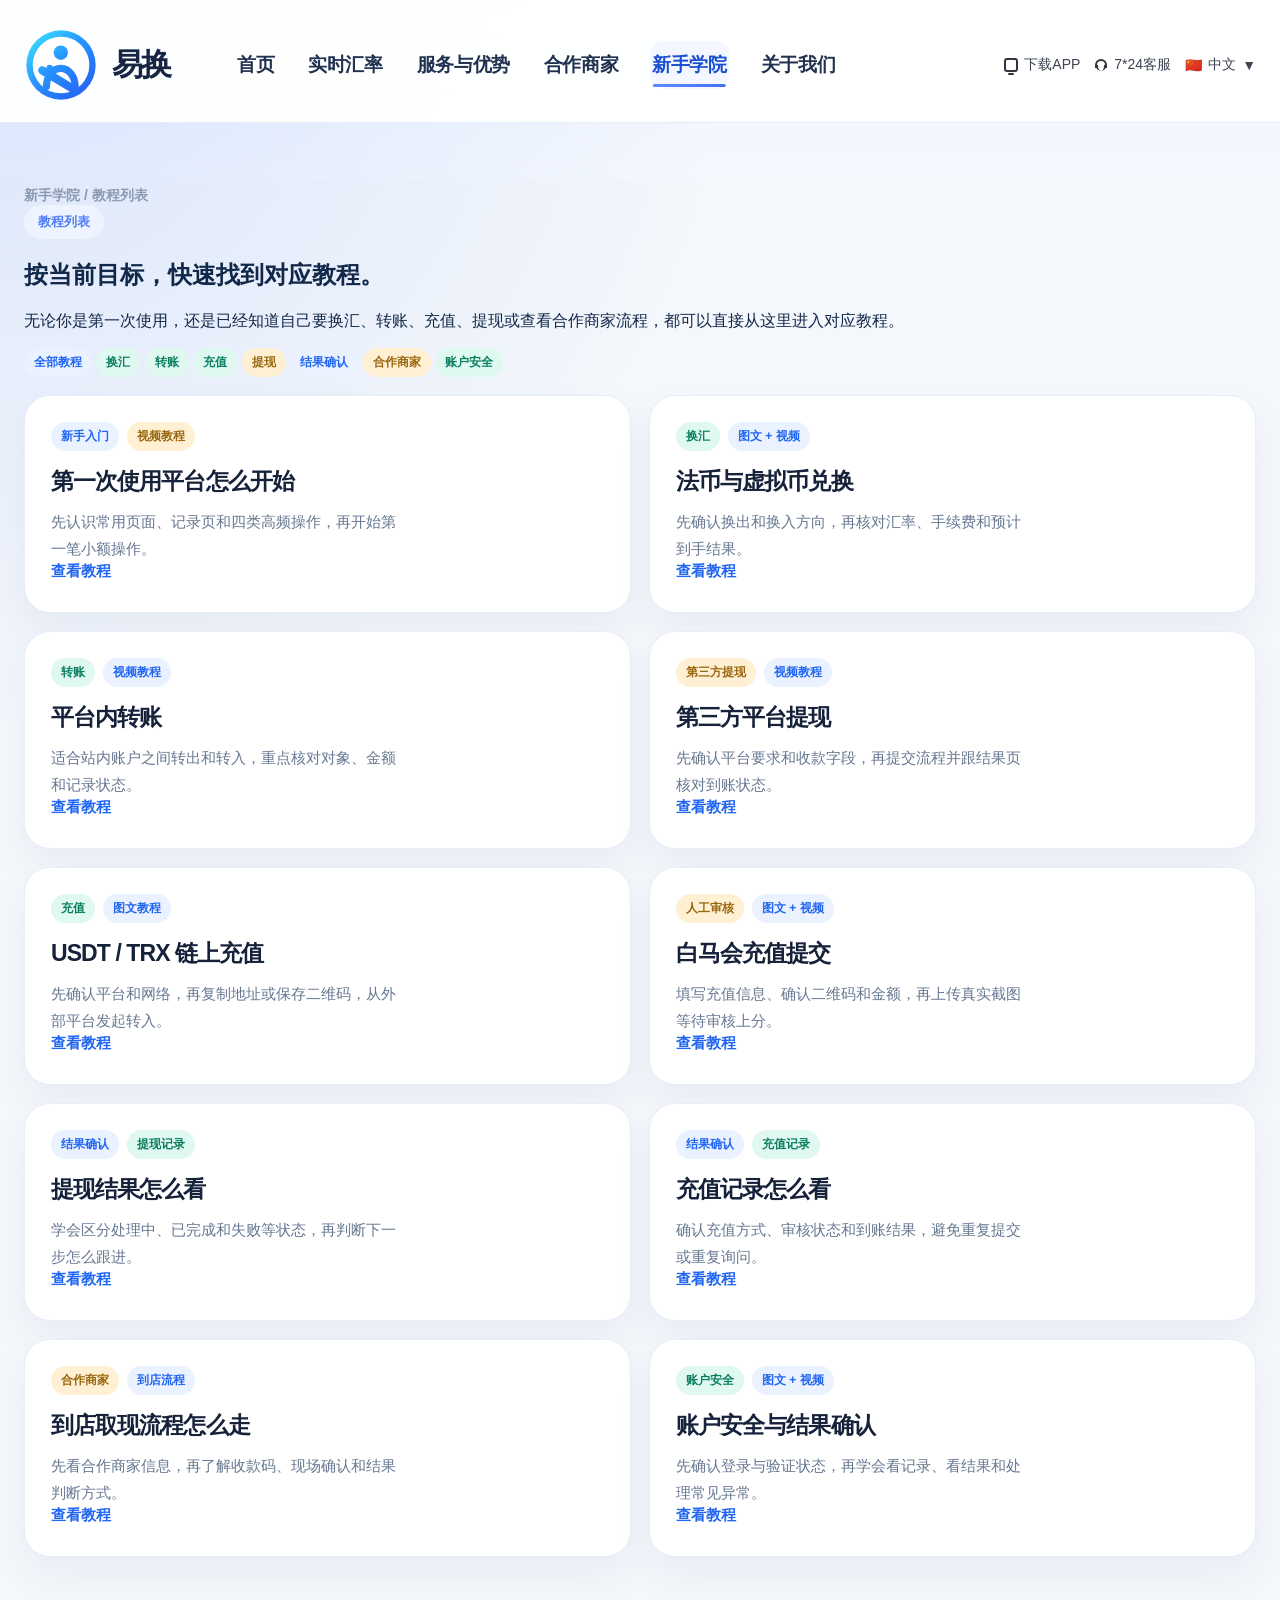
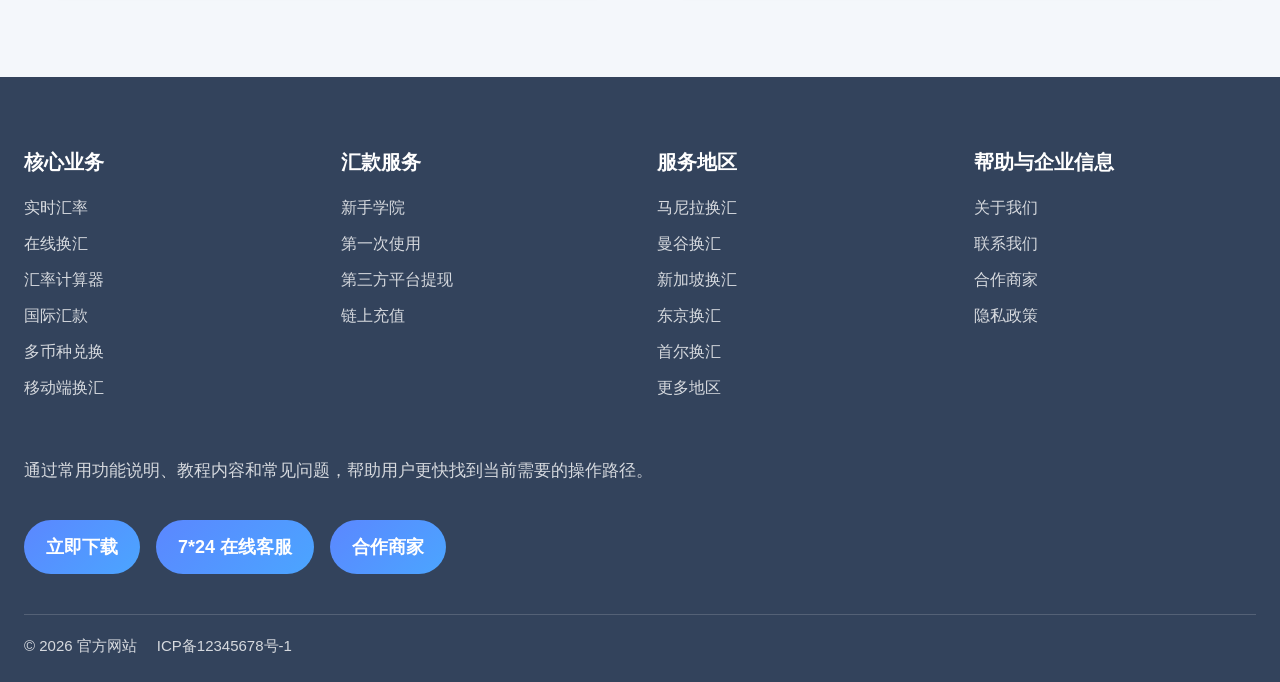
<file: academy-list.html>
<!doctype html>
<html lang="zh-CN">
<head>
  <meta charset="UTF-8" />
  <meta name="viewport" content="width=device-width, initial-scale=1" />
  <title>教程列表 - 易换官网</title>
  <link rel="stylesheet" href="styles.css" />
</head>
<body data-page="academy">
  <header class="site-header">
    <div class="container header-inner">
      <div class="header-main">
        <a class="brand" href="index.html">
          <span class="brand-mark"></span>
          <span class="brand-copy">
            <span class="brand-title">易换</span>
            <span class="brand-domain">yhqz.net</span>
          </span>
        </a>
        <nav class="main-nav">
          <a class="nav-link" data-page="home" href="index.html">首页</a>
          <a class="nav-link" data-page="rates" href="rates.html">实时汇率</a>
          <a class="nav-link" data-page="services" href="services.html">服务与优势</a>
          <a class="nav-link" data-page="partners" href="partners.html">合作商家</a>
          <a class="nav-link" data-page="academy" href="academy.html">新手学院</a>
          <a class="nav-link" data-page="about" href="about.html">关于我们</a>
        </nav>
      </div>
      <div class="utility-nav home-utility-nav">
        <a class="utility-item utility-text" href="index.html#download"><span class="utility-mark icon-device"></span><span>下载APP</span></a>
        <a class="utility-item utility-text" href="support.html"><span class="utility-mark icon-headset"></span><span>7*24客服</span></a>
        <span class="utility-item utility-text"><span class="flag-chip">🇨🇳</span><span>中文</span><span class="utility-caret">▼</span></span>
      </div>
    </div>
  </header>

  <main class="page-main academy-list-page">
    <section class="section academy-list-hero-section">
      <div class="container">
        <div class="academy-list-hero">
          <div class="academy-detail-breadcrumb"><a href="academy.html">新手学院</a> / <span>教程列表</span></div>
          <div class="academy-list-hero-copy">
            <span class="academy-home-eyebrow">教程列表</span>
            <h1>按当前目标，快速找到对应教程。</h1>
            <p>无论你是第一次使用，还是已经知道自己要换汇、转账、充值、提现或查看合作商家流程，都可以直接从这里进入对应教程。</p>
          </div>
          <div class="academy-list-filter-row">
            <span class="pill blue">全部教程</span>
            <span class="pill green">换汇</span>
            <span class="pill green">转账</span>
            <span class="pill green">充值</span>
            <span class="pill gold">提现</span>
            <span class="pill blue">结果确认</span>
            <span class="pill gold">合作商家</span>
            <span class="pill green">账户安全</span>
          </div>
        </div>
      </div>
    </section>

    <section class="section academy-home-section">
      <div class="container">
        <div class="academy-home-library-grid">
          <article class="academy-home-library-card">
            <div class="pill-row">
              <span class="pill blue">新手入门</span>
              <span class="pill gold">视频教程</span>
            </div>
            <h3>第一次使用平台怎么开始</h3>
            <p>先认识常用页面、记录页和四类高频操作，再开始第一笔小额操作。</p>
            <a class="link-more" href="academy-detail.html?topic=first-use">查看教程</a>
          </article>
          <article class="academy-home-library-card">
            <div class="pill-row">
              <span class="pill green">换汇</span>
              <span class="pill blue">图文 + 视频</span>
            </div>
            <h3>法币与虚拟币兑换</h3>
            <p>先确认换出和换入方向，再核对汇率、手续费和预计到手结果。</p>
            <a class="link-more" href="academy-detail.html?topic=exchange">查看教程</a>
          </article>
          <article class="academy-home-library-card">
            <div class="pill-row">
              <span class="pill green">转账</span>
              <span class="pill blue">视频教程</span>
            </div>
            <h3>平台内转账</h3>
            <p>适合站内账户之间转出和转入，重点核对对象、金额和记录状态。</p>
            <a class="link-more" href="academy-detail.html?topic=transfer">查看教程</a>
          </article>
          <article class="academy-home-library-card">
            <div class="pill-row">
              <span class="pill gold">第三方提现</span>
              <span class="pill blue">视频教程</span>
            </div>
            <h3>第三方平台提现</h3>
            <p>先确认平台要求和收款字段，再提交流程并跟结果页核对到账状态。</p>
            <a class="link-more" href="academy-detail.html?topic=withdraw-third-party">查看教程</a>
          </article>
          <article class="academy-home-library-card">
            <div class="pill-row">
              <span class="pill green">充值</span>
              <span class="pill blue">图文教程</span>
            </div>
            <h3>USDT / TRX 链上充值</h3>
            <p>先确认平台和网络，再复制地址或保存二维码，从外部平台发起转入。</p>
            <a class="link-more" href="academy-detail.html?topic=deposit-chain">查看教程</a>
          </article>
          <article class="academy-home-library-card">
            <div class="pill-row">
              <span class="pill gold">人工审核</span>
              <span class="pill blue">图文 + 视频</span>
            </div>
            <h3>白马会充值提交</h3>
            <p>填写充值信息、确认二维码和金额，再上传真实截图等待审核上分。</p>
            <a class="link-more" href="academy-detail.html?topic=deposit-bhm">查看教程</a>
          </article>
          <article class="academy-home-library-card">
            <div class="pill-row">
              <span class="pill blue">结果确认</span>
              <span class="pill green">提现记录</span>
            </div>
            <h3>提现结果怎么看</h3>
            <p>学会区分处理中、已完成和失败等状态，再判断下一步怎么跟进。</p>
            <a class="link-more" href="academy-detail.html?topic=withdraw-result">查看教程</a>
          </article>
          <article class="academy-home-library-card">
            <div class="pill-row">
              <span class="pill blue">结果确认</span>
              <span class="pill green">充值记录</span>
            </div>
            <h3>充值记录怎么看</h3>
            <p>确认充值方式、审核状态和到账结果，避免重复提交或重复询问。</p>
            <a class="link-more" href="academy-detail.html?topic=deposit-record">查看教程</a>
          </article>
          <article class="academy-home-library-card">
            <div class="pill-row">
              <span class="pill gold">合作商家</span>
              <span class="pill blue">到店流程</span>
            </div>
            <h3>到店取现流程怎么走</h3>
            <p>先看合作商家信息，再了解收款码、现场确认和结果判断方式。</p>
            <a class="link-more" href="academy-detail.html?topic=partner-cashout">查看教程</a>
          </article>
          <article class="academy-home-library-card">
            <div class="pill-row">
              <span class="pill green">账户安全</span>
              <span class="pill blue">图文 + 视频</span>
            </div>
            <h3>账户安全与结果确认</h3>
            <p>先确认登录与验证状态，再学会看记录、看结果和处理常见异常。</p>
            <a class="link-more" href="academy-detail.html?topic=account-safety">查看教程</a>
          </article>
        </div>
      </div>
    </section>
  </main>

  <footer class="home-footer">
    <div class="container">
      <div class="home-footer-grid">
        <div>
          <h3>核心业务</h3>
          <div class="home-footer-links">
            <a href="rates.html">实时汇率</a>
            <a href="services.html">在线换汇</a>
            <a href="rates.html">汇率计算器</a>
            <a href="services.html">国际汇款</a>
            <a href="services.html">多币种兑换</a>
            <a href="services.html">移动端换汇</a>
          </div>
        </div>
        <div>
          <h3>汇款服务</h3>
          <div class="home-footer-links">
            <a href="academy.html">新手学院</a>
            <a href="academy-detail.html?topic=first-use">第一次使用</a>
            <a href="academy-detail.html?topic=withdraw-third-party">第三方平台提现</a>
            <a href="academy-detail.html?topic=deposit-chain">链上充值</a>
          </div>
        </div>
        <div>
          <h3>服务地区</h3>
          <div class="home-footer-links">
            <a href="services.html">马尼拉换汇</a>
            <a href="services.html">曼谷换汇</a>
            <a href="services.html">新加坡换汇</a>
            <a href="services.html">东京换汇</a>
            <a href="services.html">首尔换汇</a>
            <a href="services.html">更多地区</a>
          </div>
        </div>
        <div>
          <h3>帮助与企业信息</h3>
          <div class="home-footer-links">
            <a href="about.html">关于我们</a>
            <a href="support.html">联系我们</a>
            <a href="partners.html">合作商家</a>
            <a href="about.html">隐私政策</a>
          </div>
        </div>
      </div>

      <p class="home-footer-copy">通过常用功能说明、教程内容和常见问题，帮助用户更快找到当前需要的操作路径。</p>

      <div class="channel-row">
        <a class="channel-btn" href="index.html#download">立即下载</a>
        <a class="channel-btn" href="support.html">7*24 在线客服</a>
        <a class="channel-btn" href="partners.html">合作商家</a>
      </div>

      <div class="home-footer-bottom">
        <span>&copy; <span data-year></span> 官方网站</span>
        <span>ICP备12345678号-1</span>
      </div>
    </div>
  </footer>

  <script src="site.js"></script>
</body>
</html>
</file>
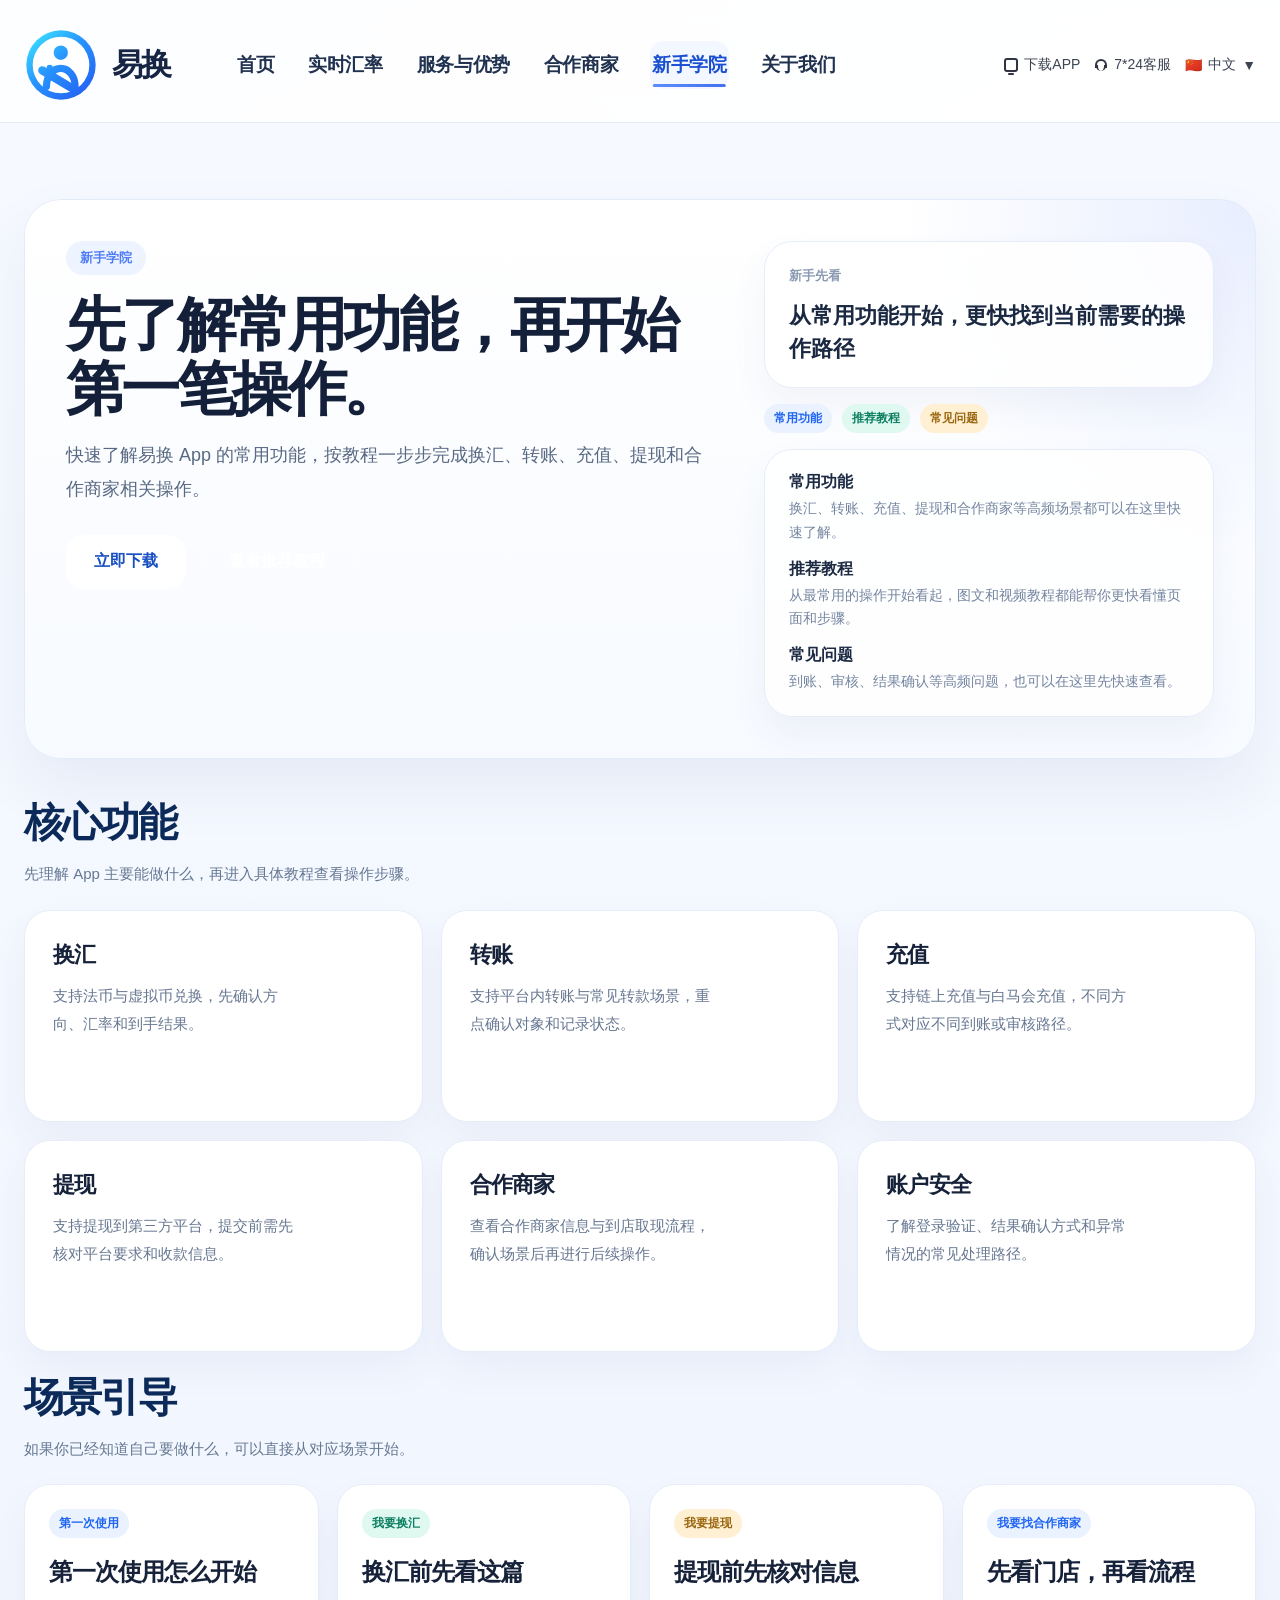
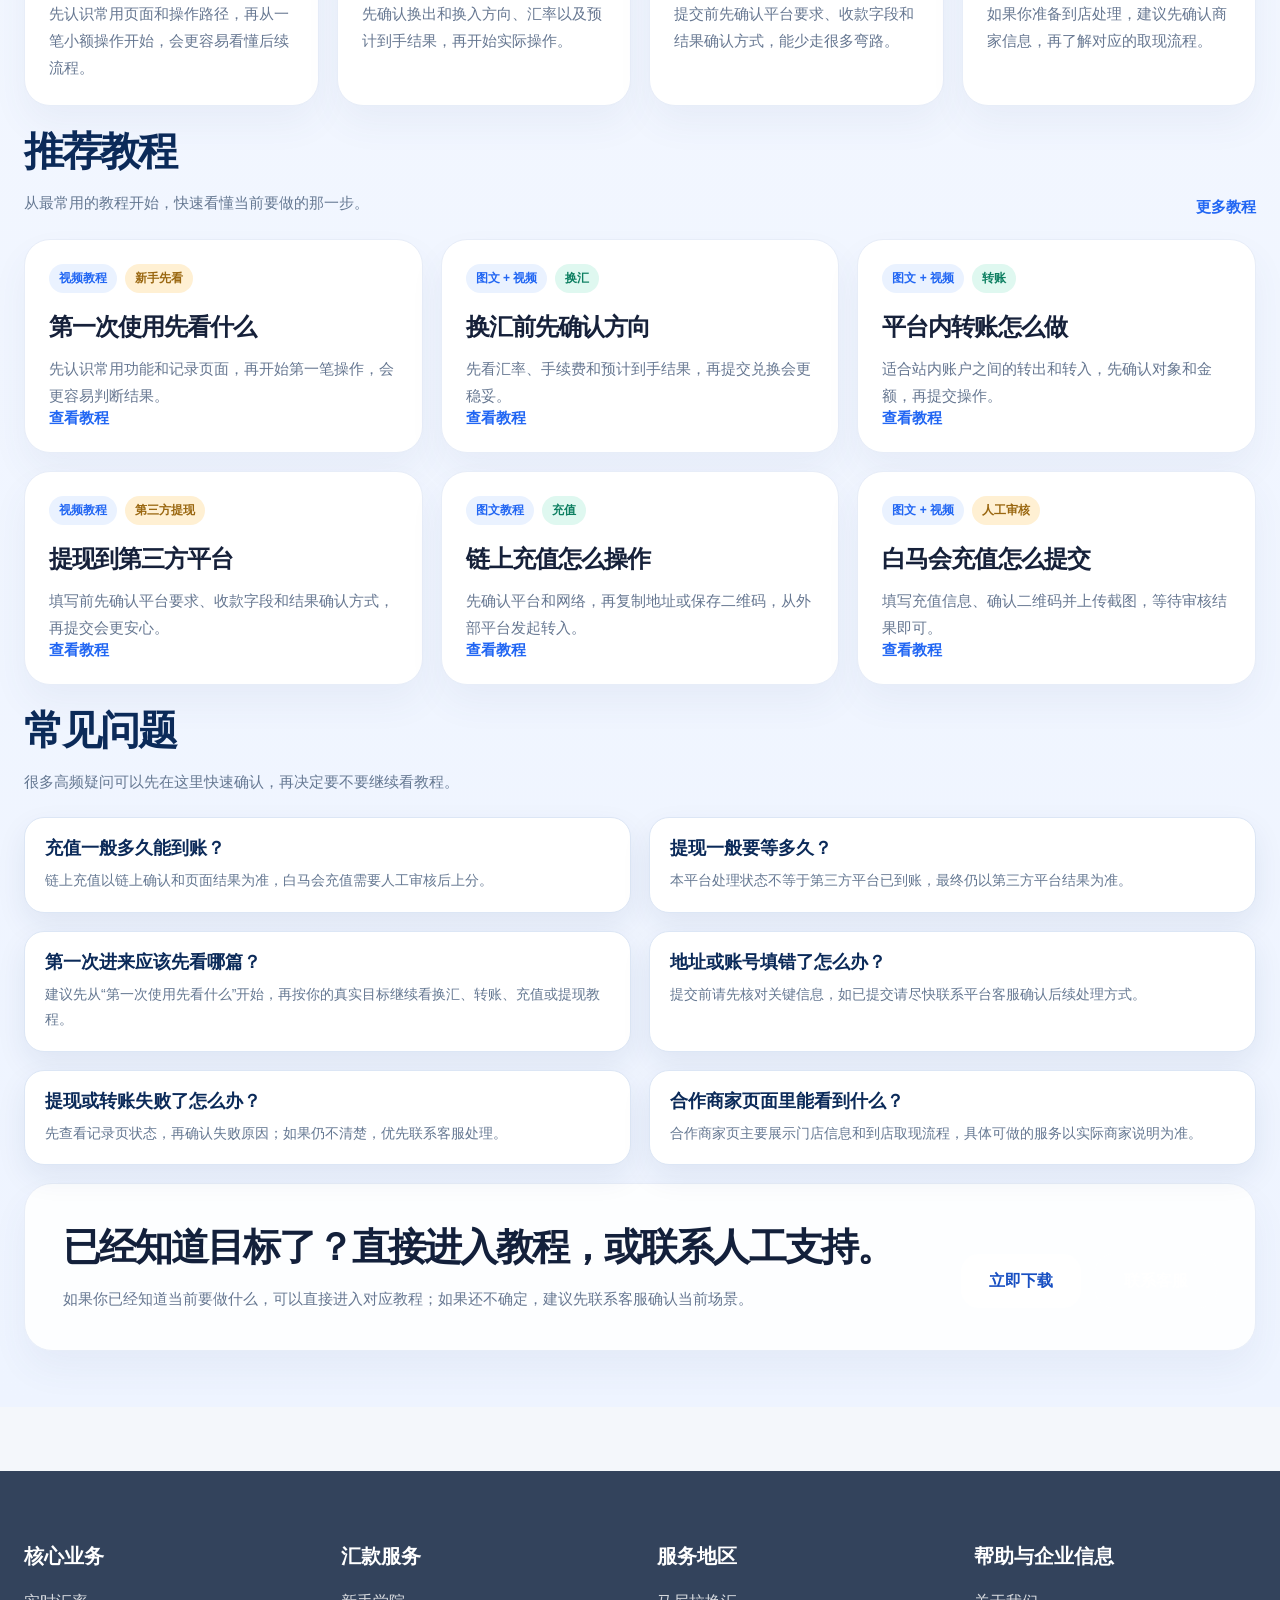
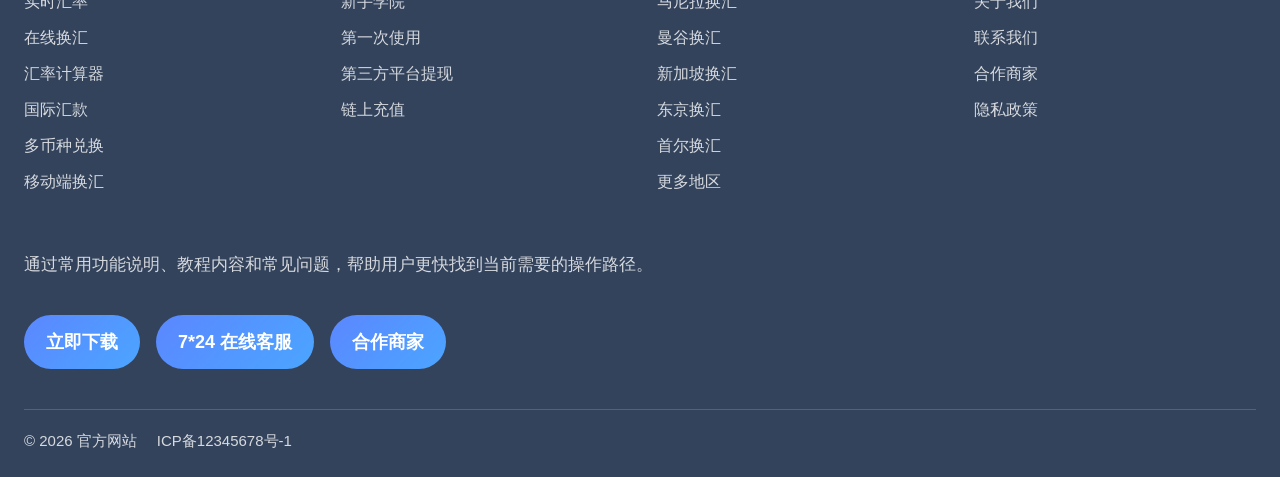
<file: academy.html>
<!doctype html>
<html lang="zh-CN">
<head>
  <meta charset="UTF-8" />
  <meta name="viewport" content="width=device-width, initial-scale=1" />
  <title>新手学院 - 易换官网</title>
  <link rel="stylesheet" href="styles.css" />
</head>
<body data-page="academy">
  <header class="site-header">
    <div class="container header-inner">
      <div class="header-main">
        <a class="brand" href="index.html">
          <span class="brand-mark"></span>
          <span class="brand-copy">
            <span class="brand-title">易换</span>
            <span class="brand-domain">yhqz.net</span>
          </span>
        </a>
        <nav class="main-nav">
          <a class="nav-link" data-page="home" href="index.html">首页</a>
          <a class="nav-link" data-page="rates" href="rates.html">实时汇率</a>
          <a class="nav-link" data-page="services" href="services.html">服务与优势</a>
          <a class="nav-link" data-page="partners" href="partners.html">合作商家</a>
          <a class="nav-link" data-page="academy" href="academy.html">新手学院</a>
          <a class="nav-link" data-page="about" href="about.html">关于我们</a>
        </nav>
      </div>
      <div class="utility-nav home-utility-nav">
        <a class="utility-item utility-text" href="index.html#download"><span class="utility-mark icon-device"></span><span>下载APP</span></a>
        <a class="utility-item utility-text" href="support.html"><span class="utility-mark icon-headset"></span><span>7*24客服</span></a>
        <span class="utility-item utility-text"><span class="flag-chip">🇨🇳</span><span>中文</span><span class="utility-caret">▼</span></span>
      </div>
    </div>
  </header>

  <main class="page-main academy-home-page" data-academy-home>
    <section class="academy-home-hero-section">
      <div class="container">
        <div class="academy-home-hero">
          <div class="academy-home-hero-copy">
            <span class="academy-home-eyebrow">新手学院</span>
            <h1>先了解常用功能，再开始第一笔操作。</h1>
            <p>快速了解易换 App 的常用功能，按教程一步步完成换汇、转账、充值、提现和合作商家相关操作。</p>
            <div class="academy-home-actions">
              <a class="primary-btn" href="index.html#download">立即下载</a>
              <a class="ghost-btn" href="#academy-recommended" data-academy-scroll="academy-recommended">查看推荐教程</a>
            </div>
          </div>

          <div class="academy-home-hero-panel">
            <div class="academy-home-panel-card">
              <span class="academy-home-panel-label">新手先看</span>
              <strong>从常用功能开始，更快找到当前需要的操作路径</strong>
            </div>
            <div class="academy-home-panel-pills">
              <button class="pill blue academy-home-anchor" type="button" data-academy-scroll="academy-capabilities">常用功能</button>
              <button class="pill green academy-home-anchor" type="button" data-academy-scroll="academy-recommended">推荐教程</button>
              <button class="pill gold academy-home-anchor" type="button" data-academy-scroll="academy-faq">常见问题</button>
            </div>
            <div class="academy-home-panel-list">
              <div><strong>常用功能</strong><span>换汇、转账、充值、提现和合作商家等高频场景都可以在这里快速了解。</span></div>
              <div><strong>推荐教程</strong><span>从最常用的操作开始看起，图文和视频教程都能帮你更快看懂页面和步骤。</span></div>
              <div><strong>常见问题</strong><span>到账、审核、结果确认等高频问题，也可以在这里先快速查看。</span></div>
            </div>
          </div>
        </div>
      </div>
    </section>

    <section class="section academy-home-section" id="academy-capabilities" data-academy-section>
      <div class="container">
        <div class="section-head">
          <div>
            <h2 class="section-title">核心功能</h2>
            <p class="section-copy">先理解 App 主要能做什么，再进入具体教程查看操作步骤。</p>
          </div>
        </div>
        <div class="academy-home-capability-grid">
          <a class="academy-home-capability-card" href="academy-detail.html?topic=exchange">
            <h3>换汇</h3>
            <p>支持法币与虚拟币兑换，先确认方向、汇率和到手结果。</p>
          </a>
          <a class="academy-home-capability-card" href="academy-detail.html?topic=transfer">
            <h3>转账</h3>
            <p>支持平台内转账与常见转款场景，重点确认对象和记录状态。</p>
          </a>
          <a class="academy-home-capability-card" href="academy-detail.html?topic=deposit-chain">
            <h3>充值</h3>
            <p>支持链上充值与白马会充值，不同方式对应不同到账或审核路径。</p>
          </a>
          <a class="academy-home-capability-card" href="academy-detail.html?topic=withdraw-third-party">
            <h3>提现</h3>
            <p>支持提现到第三方平台，提交前需先核对平台要求和收款信息。</p>
          </a>
          <a class="academy-home-capability-card" href="partners.html">
            <h3>合作商家</h3>
            <p>查看合作商家信息与到店取现流程，确认场景后再进行后续操作。</p>
          </a>
          <a class="academy-home-capability-card" href="academy-detail.html?topic=account-safety">
            <h3>账户安全</h3>
            <p>了解登录验证、结果确认方式和异常情况的常见处理路径。</p>
          </a>
        </div>
      </div>
    </section>

    <section class="section academy-home-section">
      <div class="container">
        <div class="section-head">
          <div>
            <h2 class="section-title">场景引导</h2>
            <p class="section-copy">如果你已经知道自己要做什么，可以直接从对应场景开始。</p>
          </div>
        </div>
        <div class="academy-home-scenario-grid">
          <a class="academy-home-scenario-card" href="academy-detail.html?topic=first-use">
            <span class="pill blue">第一次使用</span>
            <h3>第一次使用怎么开始</h3>
            <p>先认识常用页面和操作路径，再从一笔小额操作开始，会更容易看懂后续流程。</p>
          </a>
          <a class="academy-home-scenario-card" href="academy-detail.html?topic=exchange">
            <span class="pill green">我要换汇</span>
            <h3>换汇前先看这篇</h3>
            <p>先确认换出和换入方向、汇率以及预计到手结果，再开始实际操作。</p>
          </a>
          <a class="academy-home-scenario-card" href="academy-detail.html?topic=withdraw-third-party">
            <span class="pill gold">我要提现</span>
            <h3>提现前先核对信息</h3>
            <p>提交前先确认平台要求、收款字段和结果确认方式，能少走很多弯路。</p>
          </a>
          <a class="academy-home-scenario-card" href="partners.html">
            <span class="pill blue">我要找合作商家</span>
            <h3>先看门店，再看流程</h3>
            <p>如果你准备到店处理，建议先确认商家信息，再了解对应的取现流程。</p>
          </a>
        </div>
      </div>
    </section>

    <section class="section academy-home-section" id="academy-recommended" data-academy-section>
      <div class="container">
        <div class="section-head">
          <div>
            <h2 class="section-title">推荐教程</h2>
            <p class="section-copy">从最常用的教程开始，快速看懂当前要做的那一步。</p>
          </div>
          <a class="link-more academy-home-more-link" href="academy-list.html">更多教程</a>
        </div>
        <div class="academy-home-content-grid">
          <article class="academy-home-tutorial-card">
            <div class="pill-row">
              <span class="pill blue">视频教程</span>
              <span class="pill gold">新手先看</span>
            </div>
            <h3>第一次使用先看什么</h3>
            <p>先认识常用功能和记录页面，再开始第一笔操作，会更容易判断结果。</p>
            <a class="link-more" href="academy-detail.html?topic=first-use">查看教程</a>
          </article>
          <article class="academy-home-tutorial-card">
            <div class="pill-row">
              <span class="pill blue">图文 + 视频</span>
              <span class="pill green">换汇</span>
            </div>
            <h3>换汇前先确认方向</h3>
            <p>先看汇率、手续费和预计到手结果，再提交兑换会更稳妥。</p>
            <a class="link-more" href="academy-detail.html?topic=exchange">查看教程</a>
          </article>
          <article class="academy-home-tutorial-card">
            <div class="pill-row">
              <span class="pill blue">图文 + 视频</span>
              <span class="pill green">转账</span>
            </div>
            <h3>平台内转账怎么做</h3>
            <p>适合站内账户之间的转出和转入，先确认对象和金额，再提交操作。</p>
            <a class="link-more" href="academy-detail.html?topic=transfer">查看教程</a>
          </article>
          <article class="academy-home-tutorial-card">
            <div class="pill-row">
              <span class="pill blue">视频教程</span>
              <span class="pill gold">第三方提现</span>
            </div>
            <h3>提现到第三方平台</h3>
            <p>填写前先确认平台要求、收款字段和结果确认方式，再提交会更安心。</p>
            <a class="link-more" href="academy-detail.html?topic=withdraw-third-party">查看教程</a>
          </article>
          <article class="academy-home-tutorial-card">
            <div class="pill-row">
              <span class="pill blue">图文教程</span>
              <span class="pill green">充值</span>
            </div>
            <h3>链上充值怎么操作</h3>
            <p>先确认平台和网络，再复制地址或保存二维码，从外部平台发起转入。</p>
            <a class="link-more" href="academy-detail.html?topic=deposit-chain">查看教程</a>
          </article>
          <article class="academy-home-tutorial-card">
            <div class="pill-row">
              <span class="pill blue">图文 + 视频</span>
              <span class="pill gold">人工审核</span>
            </div>
            <h3>白马会充值怎么提交</h3>
            <p>填写充值信息、确认二维码并上传截图，等待审核结果即可。</p>
            <a class="link-more" href="academy-detail.html?topic=deposit-bhm">查看教程</a>
          </article>
        </div>
      </div>
    </section>

    <section class="section academy-home-section" id="academy-faq" data-academy-section>
      <div class="container">
        <div class="section-head">
          <div>
            <h2 class="section-title">常见问题</h2>
            <p class="section-copy">很多高频疑问可以先在这里快速确认，再决定要不要继续看教程。</p>
          </div>
        </div>
        <div class="academy-home-faq-grid">
          <article class="faq-item">
            <h4>充值一般多久能到账？</h4>
            <p>链上充值以链上确认和页面结果为准，白马会充值需要人工审核后上分。</p>
          </article>
          <article class="faq-item">
            <h4>提现一般要等多久？</h4>
            <p>本平台处理状态不等于第三方平台已到账，最终仍以第三方平台结果为准。</p>
          </article>
          <article class="faq-item">
            <h4>第一次进来应该先看哪篇？</h4>
            <p>建议先从“第一次使用先看什么”开始，再按你的真实目标继续看换汇、转账、充值或提现教程。</p>
          </article>
          <article class="faq-item">
            <h4>地址或账号填错了怎么办？</h4>
            <p>提交前请先核对关键信息，如已提交请尽快联系平台客服确认后续处理方式。</p>
          </article>
          <article class="faq-item">
            <h4>提现或转账失败了怎么办？</h4>
            <p>先查看记录页状态，再确认失败原因；如果仍不清楚，优先联系客服处理。</p>
          </article>
          <article class="faq-item">
            <h4>合作商家页面里能看到什么？</h4>
            <p>合作商家页主要展示门店信息和到店取现流程，具体可做的服务以实际商家说明为准。</p>
          </article>
        </div>
      </div>
    </section>

    <section class="section academy-home-section">
      <div class="container">
        <div class="academy-home-cta">
          <div>
            <h2>已经知道目标了？直接进入教程，或联系人工支持。</h2>
            <p>如果你已经知道当前要做什么，可以直接进入对应教程；如果还不确定，建议先联系客服确认当前场景。</p>
          </div>
          <div class="academy-home-actions">
            <a class="primary-btn" href="index.html#download">立即下载</a>
            <a class="ghost-btn" href="support.html">联系客服</a>
          </div>
        </div>
      </div>
    </section>
  </main>

  <footer class="home-footer">
    <div class="container">
      <div class="home-footer-grid">
        <div>
          <h3>核心业务</h3>
          <div class="home-footer-links">
            <a href="rates.html">实时汇率</a>
            <a href="services.html">在线换汇</a>
            <a href="rates.html">汇率计算器</a>
            <a href="services.html">国际汇款</a>
            <a href="services.html">多币种兑换</a>
            <a href="services.html">移动端换汇</a>
          </div>
        </div>
        <div>
          <h3>汇款服务</h3>
          <div class="home-footer-links">
            <a href="academy.html">新手学院</a>
            <a href="academy-detail.html?topic=first-use">第一次使用</a>
            <a href="academy-detail.html?topic=withdraw-third-party">第三方平台提现</a>
            <a href="academy-detail.html?topic=deposit-chain">链上充值</a>
          </div>
        </div>
        <div>
          <h3>服务地区</h3>
          <div class="home-footer-links">
            <a href="services.html">马尼拉换汇</a>
            <a href="services.html">曼谷换汇</a>
            <a href="services.html">新加坡换汇</a>
            <a href="services.html">东京换汇</a>
            <a href="services.html">首尔换汇</a>
            <a href="services.html">更多地区</a>
          </div>
        </div>
        <div>
          <h3>帮助与企业信息</h3>
          <div class="home-footer-links">
            <a href="about.html">关于我们</a>
            <a href="support.html">联系我们</a>
            <a href="partners.html">合作商家</a>
            <a href="about.html">隐私政策</a>
          </div>
        </div>
      </div>

      <p class="home-footer-copy">通过常用功能说明、教程内容和常见问题，帮助用户更快找到当前需要的操作路径。</p>

      <div class="channel-row">
        <a class="channel-btn" href="index.html#download">立即下载</a>
        <a class="channel-btn" href="support.html">7*24 在线客服</a>
        <a class="channel-btn" href="partners.html">合作商家</a>
      </div>

      <div class="home-footer-bottom">
        <span>&copy; <span data-year></span> 官方网站</span>
        <span>ICP备12345678号-1</span>
      </div>
    </div>
  </footer>

  <script src="site.js"></script>
</body>
</html>
</file>
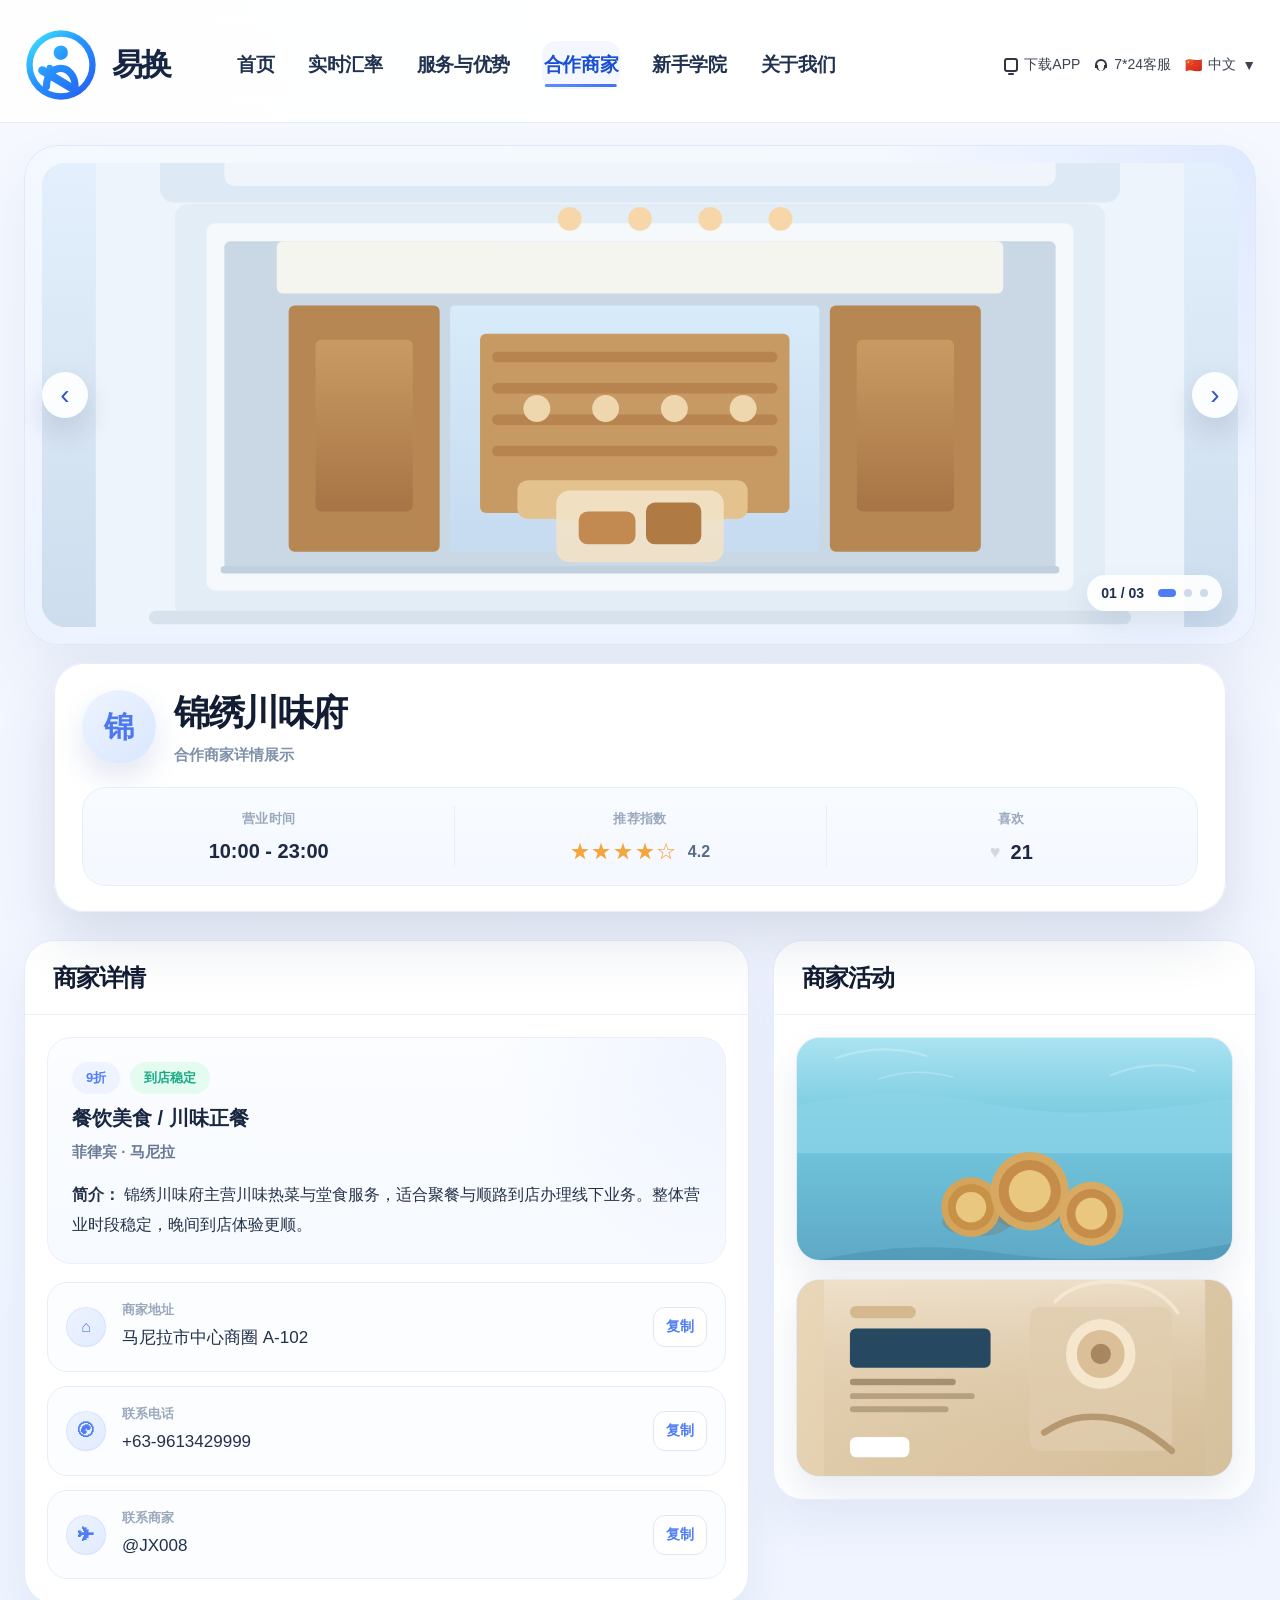
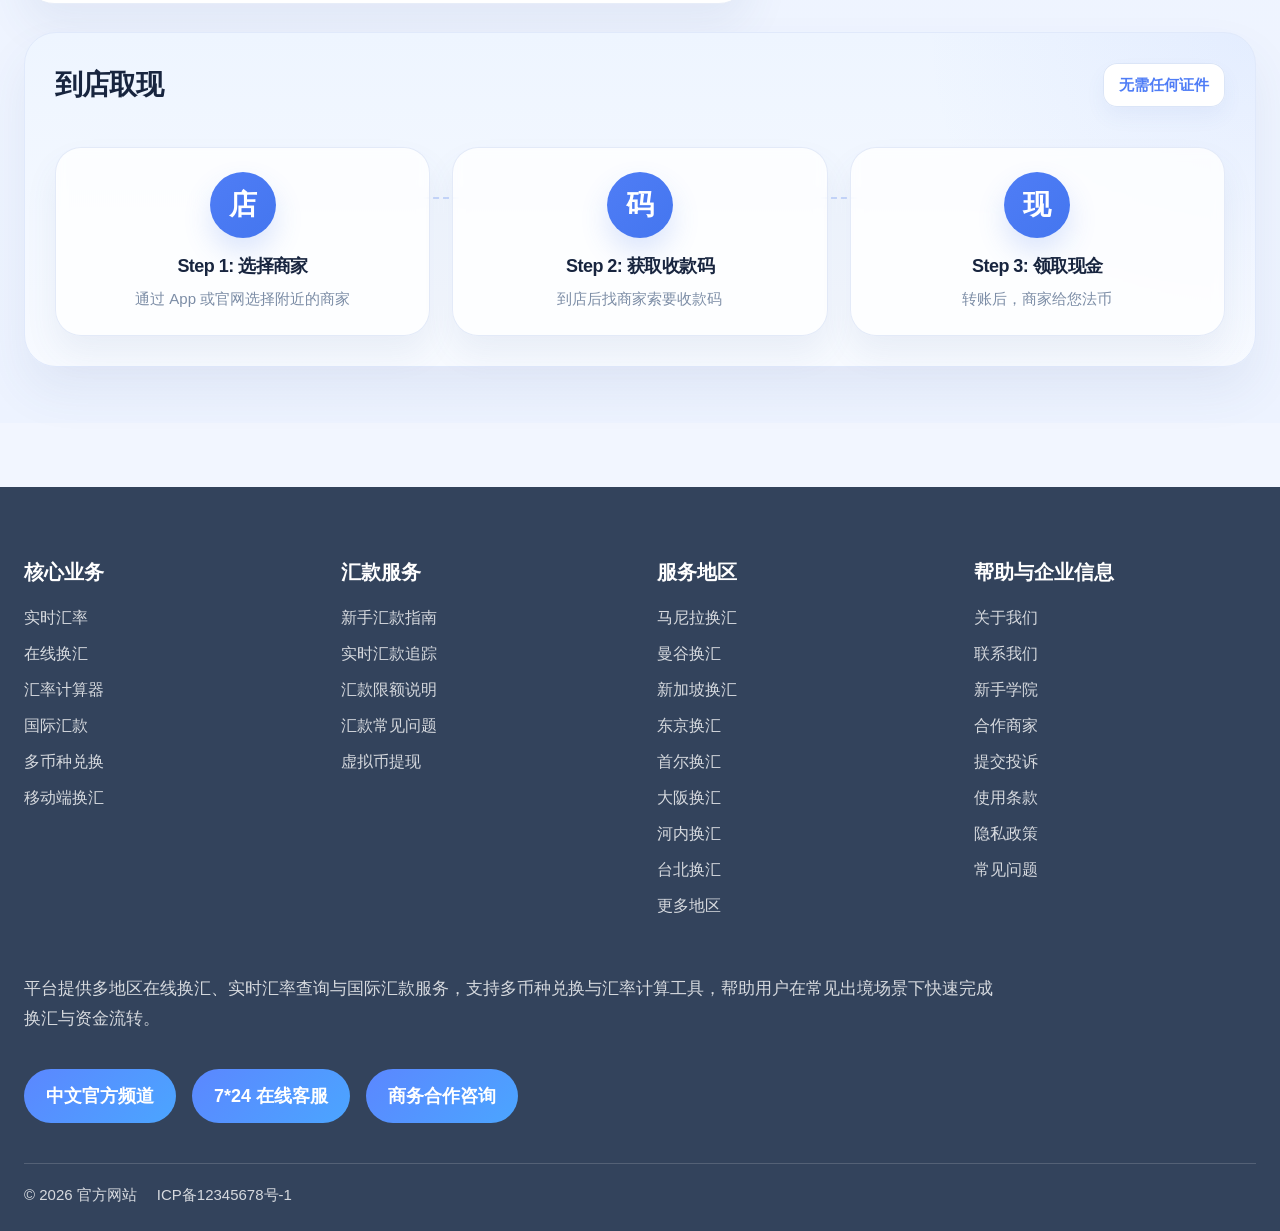
<file: partner-detail.html>
<!doctype html>
<html lang="zh-CN">
<head>
  <meta charset="UTF-8" />
  <meta name="viewport" content="width=device-width, initial-scale=1" />
  <title>商家详情 - 易换官网</title>
  <link rel="stylesheet" href="styles.css" />
</head>
<body data-page="partners">
  <header class="site-header">
    <div class="container header-inner">
      <div class="header-main">
        <a class="brand" href="index.html">
          <span class="brand-mark"></span>
          <span class="brand-copy">
            <span class="brand-title">易换</span>
            <span class="brand-domain">yhqz.net</span>
          </span>
        </a>
        <nav class="main-nav">
          <a class="nav-link" data-page="home" href="index.html">首页</a>
          <a class="nav-link" data-page="rates" href="rates.html">实时汇率</a>
          <a class="nav-link" data-page="services" href="services.html">服务与优势</a>
          <a class="nav-link" data-page="partners" href="partners.html">合作商家</a>
          <a class="nav-link" data-page="academy" href="academy.html">新手学院</a>
          <a class="nav-link" data-page="about" href="about.html">关于我们</a>
        </nav>
      </div>
      <div class="utility-nav home-utility-nav">
        <a class="utility-item utility-text" href="index.html#download"><span class="utility-mark icon-device"></span><span>下载APP</span></a>
        <a class="utility-item utility-text" href="support.html"><span class="utility-mark icon-headset"></span><span>7*24客服</span></a>
        <span class="utility-item utility-text"><span class="flag-chip">🇨🇳</span><span>中文</span><span class="utility-caret">▼</span></span>
      </div>
    </div>
  </header>

  <main class="page-main merchant-detail-page" data-merchant-detail>
    <section class="merchant-detail-section">
      <div class="container merchant-detail-layout">
        <section class="merchant-detail-hero">
          <div class="merchant-detail-gallery-panel" data-merchant-gallery>
            <button class="merchant-gallery-nav prev" type="button" data-merchant-prev aria-label="上一张">‹</button>
            <article class="merchant-detail-main-media merchant-media-card" data-merchant-main-media></article>
            <button class="merchant-gallery-nav next" type="button" data-merchant-next aria-label="下一张">›</button>
            <div class="merchant-detail-gallery-status">
              <span class="merchant-detail-gallery-counter" data-merchant-gallery-counter>01 / 03</span>
              <div class="merchant-detail-gallery-dots" data-merchant-gallery-dots></div>
            </div>
          </div>

          <article class="merchant-detail-summary-card">
            <div class="merchant-detail-summary-main">
              <div class="merchant-avatar merchant-detail-avatar" data-merchant-avatar>锦</div>
              <div class="merchant-detail-summary-copy">
                <h1 data-merchant-name>商家名称待配置</h1>
                <p>合作商家详情展示</p>
              </div>
            </div>

            <div class="merchant-detail-summary-stats">
              <div class="merchant-detail-summary-stat">
                <span class="merchant-detail-summary-label">营业时间</span>
                <strong data-merchant-hours>09:00 - 22:00</strong>
              </div>
              <div class="merchant-detail-summary-stat">
                <span class="merchant-detail-summary-label">推荐指数</span>
                <div class="merchant-detail-rating-line">
                  <div class="merchant-star-row" data-merchant-stars></div>
                  <strong data-merchant-rating>--</strong>
                </div>
              </div>
              <div class="merchant-detail-summary-stat">
                <span class="merchant-detail-summary-label">喜欢</span>
                <div class="merchant-detail-like-line">
                  <span class="merchant-detail-like-icon">♥</span>
                  <strong data-merchant-likes>--</strong>
                </div>
              </div>
            </div>
          </article>
        </section>

        <section class="merchant-detail-content-grid">
          <article class="merchant-detail-info-card">
            <div class="merchant-detail-card-head">
              <h2>商家详情</h2>
            </div>

            <div class="merchant-detail-brand-block">
              <div class="merchant-chip-row merchant-detail-chip-row" data-merchant-tags></div>
              <p class="merchant-detail-category" data-merchant-category>分类待配置</p>
              <p class="merchant-detail-region" data-merchant-region>国家与地区待配置</p>
              <p class="merchant-detail-intro">
                <span class="merchant-detail-intro-label">简介：</span>
                <span data-merchant-intro>商家简介待补充</span>
              </p>
            </div>

            <div class="merchant-detail-contact-list">
              <div class="merchant-detail-contact-row">
                <span class="merchant-detail-contact-icon">⌂</span>
                <div class="merchant-detail-contact-copy">
                  <span class="merchant-detail-contact-label">商家地址</span>
                  <p class="merchant-detail-contact-text" data-merchant-address>商家地址待配置</p>
                </div>
                <button class="merchant-detail-copy-btn" type="button" data-copy-field="address" aria-label="复制地址">复制</button>
              </div>
              <div class="merchant-detail-contact-row">
                <span class="merchant-detail-contact-icon">✆</span>
                <div class="merchant-detail-contact-copy">
                  <span class="merchant-detail-contact-label">联系电话</span>
                  <p class="merchant-detail-contact-text" data-merchant-phone>联系电话待配置</p>
                </div>
                <button class="merchant-detail-copy-btn" type="button" data-copy-field="phone" aria-label="复制电话">复制</button>
              </div>
              <div class="merchant-detail-contact-row">
                <span class="merchant-detail-contact-icon">✈</span>
                <div class="merchant-detail-contact-copy">
                  <span class="merchant-detail-contact-label">联系商家</span>
                  <p class="merchant-detail-contact-text" data-merchant-contact>联系商家待配置</p>
                </div>
                <button class="merchant-detail-copy-btn" type="button" data-copy-field="contact" aria-label="复制商家联系方式">复制</button>
              </div>
            </div>
          </article>

          <aside class="merchant-detail-activity-card">
            <div class="merchant-detail-card-head">
              <h2>商家活动</h2>
            </div>
            <div class="merchant-detail-activity-grid" data-merchant-activities></div>
          </aside>
        </section>

        <section class="merchant-detail-cashout-card">
          <div class="merchant-detail-cashout-head">
            <h2>到店取现</h2>
            <span class="merchant-detail-promise-chip">无需任何证件</span>
          </div>

          <div class="merchant-detail-flow-grid">
            <article class="merchant-detail-flow-step">
              <span class="merchant-detail-flow-icon">店</span>
              <h3>Step 1: 选择商家</h3>
              <p>通过 App 或官网选择附近的商家</p>
            </article>
            <span class="merchant-detail-flow-line"></span>
            <article class="merchant-detail-flow-step">
              <span class="merchant-detail-flow-icon">码</span>
              <h3>Step 2: 获取收款码</h3>
              <p>到店后找商家索要收款码</p>
            </article>
            <span class="merchant-detail-flow-line"></span>
            <article class="merchant-detail-flow-step">
              <span class="merchant-detail-flow-icon">现</span>
              <h3>Step 3: 领取现金</h3>
              <p>转账后，商家给您法币</p>
            </article>
          </div>
        </section>
      </div>
    </section>
  </main>

  <footer class="home-footer">
    <div class="container">
      <div class="home-footer-grid">
        <div>
          <h3>核心业务</h3>
          <div class="home-footer-links">
            <a href="rates.html">实时汇率</a>
            <a href="services.html">在线换汇</a>
            <a href="rates.html">汇率计算器</a>
            <a href="services.html">国际汇款</a>
            <a href="services.html">多币种兑换</a>
            <a href="services.html">移动端换汇</a>
          </div>
        </div>
        <div>
          <h3>汇款服务</h3>
          <div class="home-footer-links">
            <a href="academy.html">新手汇款指南</a>
            <a href="rates.html">实时汇款追踪</a>
            <a href="services.html">汇款限额说明</a>
            <a href="academy.html">汇款常见问题</a>
            <a href="academy.html">虚拟币提现</a>
          </div>
        </div>
        <div>
          <h3>服务地区</h3>
          <div class="home-footer-links">
            <a href="services.html">马尼拉换汇</a>
            <a href="services.html">曼谷换汇</a>
            <a href="services.html">新加坡换汇</a>
            <a href="services.html">东京换汇</a>
            <a href="services.html">首尔换汇</a>
            <a href="services.html">大阪换汇</a>
            <a href="services.html">河内换汇</a>
            <a href="services.html">台北换汇</a>
            <a href="services.html">更多地区</a>
          </div>
        </div>
        <div>
          <h3>帮助与企业信息</h3>
          <div class="home-footer-links">
            <a href="about.html">关于我们</a>
            <a href="support.html">联系我们</a>
            <a href="academy.html">新手学院</a>
            <a href="partners.html">合作商家</a>
            <a href="about.html">提交投诉</a>
            <a href="about.html">使用条款</a>
            <a href="about.html">隐私政策</a>
            <a href="academy.html">常见问题</a>
          </div>
        </div>
      </div>

      <p class="home-footer-copy">平台提供多地区在线换汇、实时汇率查询与国际汇款服务，支持多币种兑换与汇率计算工具，帮助用户在常见出境场景下快速完成换汇与资金流转。</p>

      <div class="channel-row">
        <a class="channel-btn" href="about.html#support">中文官方频道</a>
        <a class="channel-btn" href="support.html">7*24 在线客服</a>
        <a class="channel-btn" href="partners.html">商务合作咨询</a>
      </div>

      <div class="home-footer-bottom">
        <span>&copy; <span data-year></span> 官方网站</span>
        <span>ICP备12345678号-1</span>
      </div>
    </div>
  </footer>

  <script src="site.js"></script>
</body>
</html>
</file>
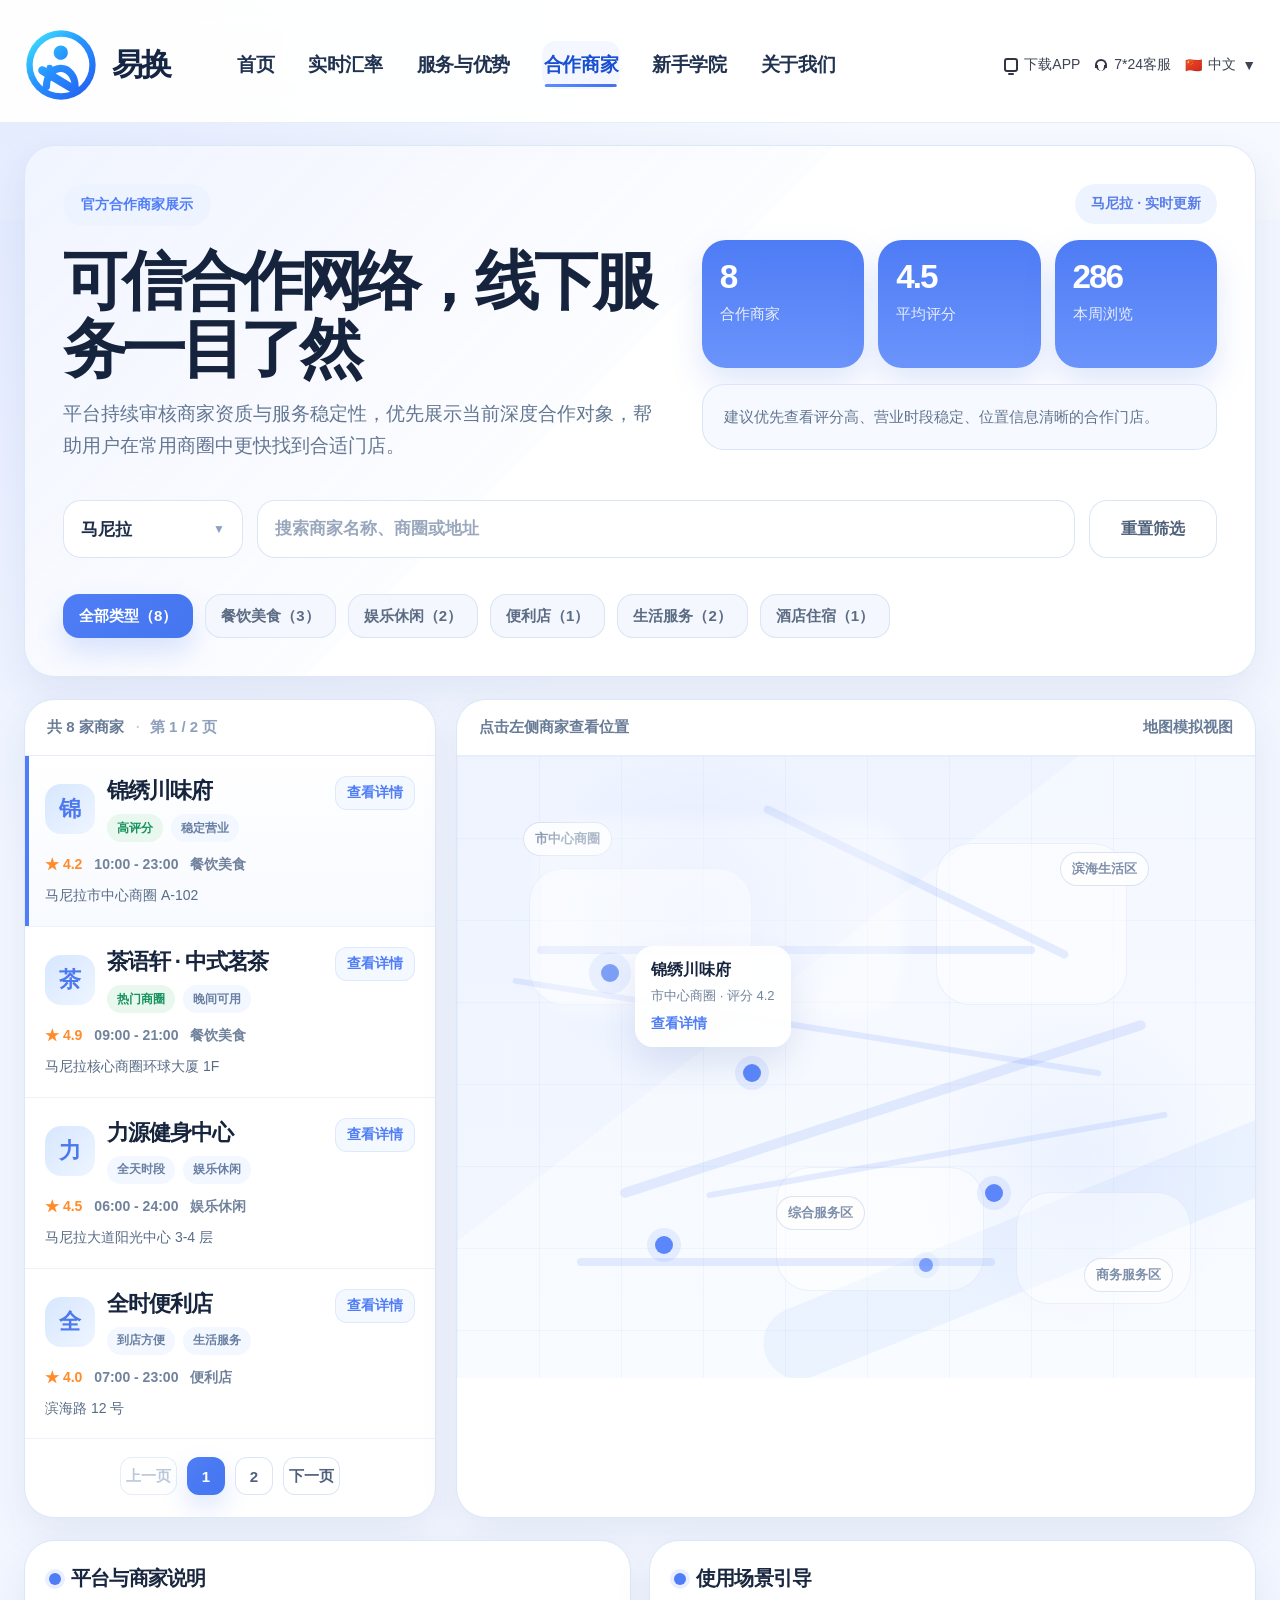
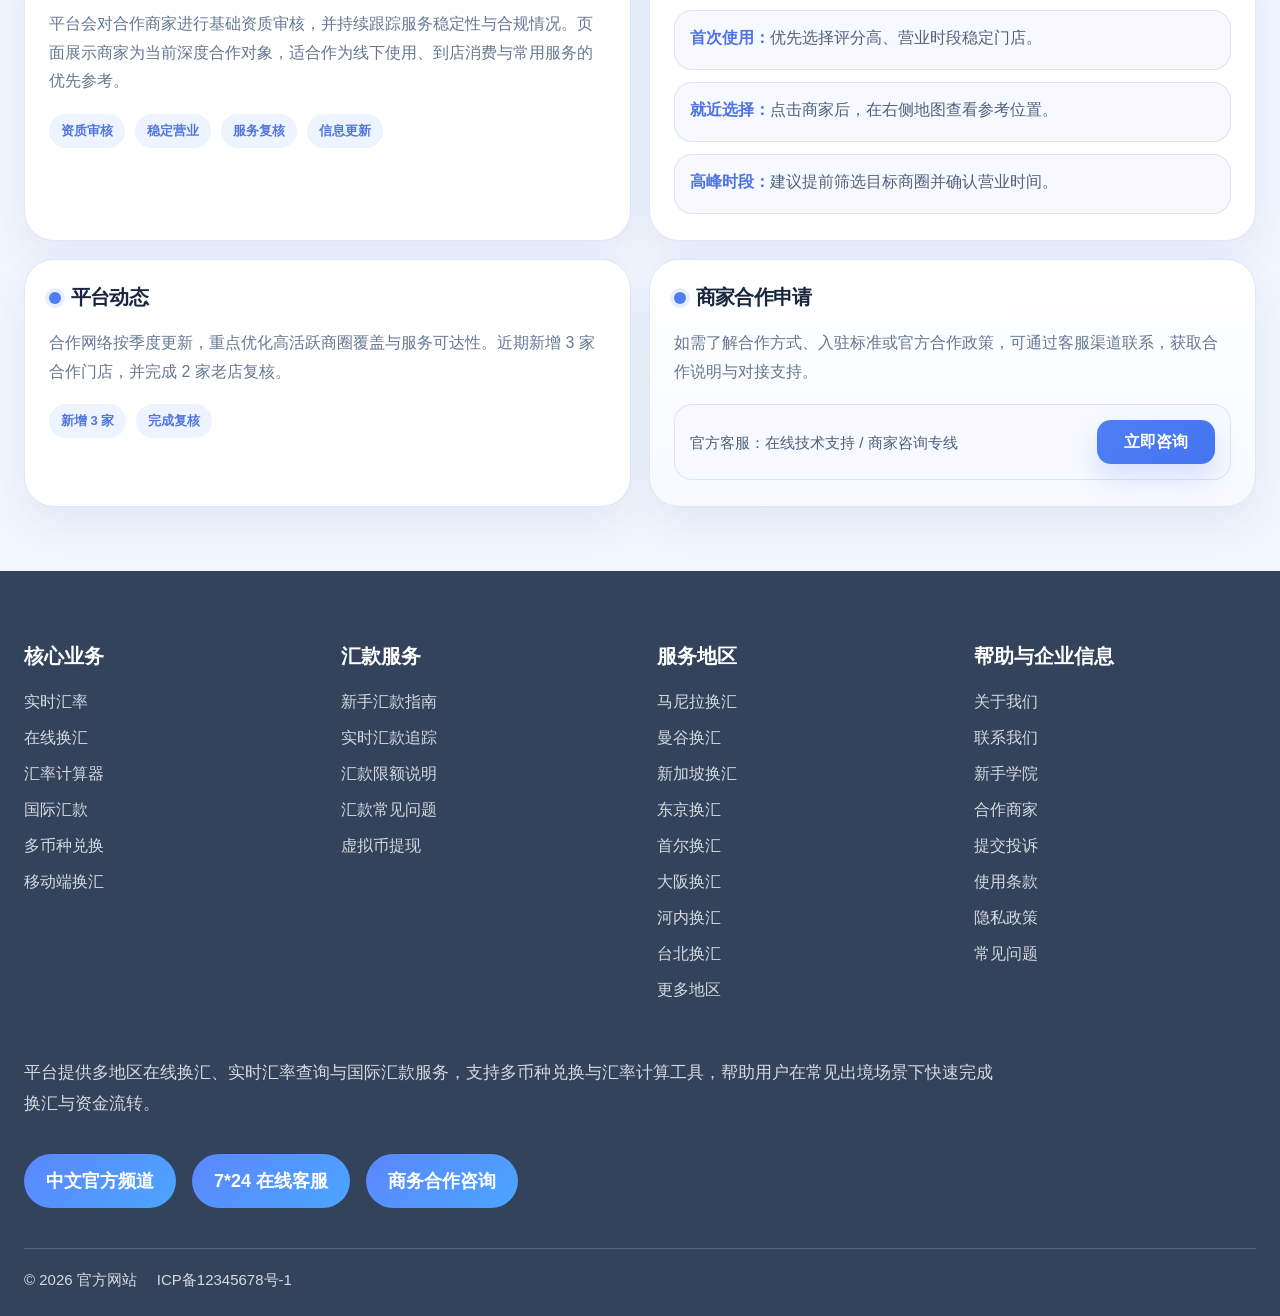
<file: partners.html>
<!doctype html>
<html lang="zh-CN">
<head>
  <meta charset="UTF-8" />
  <meta name="viewport" content="width=device-width, initial-scale=1" />
  <title>合作商家 - 易换官网</title>
  <link rel="stylesheet" href="styles.css" />
</head>
<body data-page="partners">
  <header class="site-header">
    <div class="container header-inner">
      <div class="header-main">
        <a class="brand" href="index.html">
          <span class="brand-mark"></span>
          <span class="brand-copy">
            <span class="brand-title">易换</span>
            <span class="brand-domain">yhqz.net</span>
          </span>
        </a>
        <nav class="main-nav">
          <a class="nav-link" data-page="home" href="index.html">首页</a>
          <a class="nav-link" data-page="rates" href="rates.html">实时汇率</a>
          <a class="nav-link" data-page="services" href="services.html">服务与优势</a>
          <a class="nav-link" data-page="partners" href="partners.html">合作商家</a>
          <a class="nav-link" data-page="academy" href="academy.html">新手学院</a>
          <a class="nav-link" data-page="about" href="about.html">关于我们</a>
        </nav>
      </div>
      <div class="utility-nav home-utility-nav">
        <a class="utility-item utility-text" href="index.html#download"><span class="utility-mark icon-device"></span><span>下载APP</span></a>
        <a class="utility-item utility-text" href="support.html"><span class="utility-mark icon-headset"></span><span>7*24客服</span></a>
        <span class="utility-item utility-text"><span class="flag-chip">🇨🇳</span><span>中文</span><span class="utility-caret">▼</span></span>
      </div>
    </div>
  </header>

  <main class="page-main partners-main">
    <section class="partners-hero-section">
      <div class="container">
        <div class="partners-hero-shell">
          <div class="partners-hero-copy">
            <span class="partners-hero-badge">官方合作商家展示</span>
            <h1 class="partners-hero-title">可信合作网络，线下服务一目了然</h1>
            <p class="partners-hero-desc">平台持续审核商家资质与服务稳定性，优先展示当前深度合作对象，帮助用户在常用商圈中更快找到合适门店。</p>
          </div>

          <aside class="partners-hero-side">
            <span class="partners-side-badge" data-partners-city-badge>马尼拉 · 实时更新</span>
            <div class="partners-side-stats">
              <article class="partners-side-stat">
                <strong>8</strong>
                <span>合作商家</span>
              </article>
              <article class="partners-side-stat">
                <strong>4.5</strong>
                <span>平均评分</span>
              </article>
              <article class="partners-side-stat">
                <strong>286</strong>
                <span>本周浏览</span>
              </article>
            </div>
            <div class="partners-side-note">建议优先查看评分高、营业时段稳定、位置信息清晰的合作门店。</div>
          </aside>

          <div class="partners-hero-tools">
            <div class="partners-filter-bar">
              <div class="partners-field partners-city-dropdown" data-partners-city-dropdown>
                <button class="partners-city-trigger" type="button" aria-label="选择城市" aria-expanded="false" data-partners-city-trigger>
                  <span data-partners-city-value>马尼拉</span>
                  <span class="partners-city-caret">▼</span>
                </button>
                <div class="partners-city-menu is-hidden" data-partners-city-menu>
                  <button class="partners-city-option is-active" type="button" data-partners-city-option="马尼拉">马尼拉</button>
                  <button class="partners-city-option" type="button" data-partners-city-option="曼谷">曼谷</button>
                  <button class="partners-city-option" type="button" data-partners-city-option="河内">河内</button>
                </div>
              </div>
              <label class="partners-field partners-search-wrap">
                <input class="partners-search" type="search" placeholder="搜索商家名称、商圈或地址" aria-label="搜索商家" data-partners-search />
              </label>
              <button class="partners-reset-btn" type="button" data-partners-reset>重置筛选</button>
            </div>

            <div class="partners-category-row">
              <button class="partners-category-pill is-active" type="button" data-partners-category="all">全部类型（8）</button>
              <button class="partners-category-pill" type="button" data-partners-category="餐饮美食">餐饮美食（3）</button>
              <button class="partners-category-pill" type="button" data-partners-category="娱乐休闲">娱乐休闲（2）</button>
              <button class="partners-category-pill" type="button" data-partners-category="便利店">便利店（1）</button>
              <button class="partners-category-pill" type="button" data-partners-category="生活服务">生活服务（2）</button>
              <button class="partners-category-pill" type="button" data-partners-category="酒店住宿">酒店住宿（1）</button>
            </div>
          </div>
        </div>
      </div>
    </section>

    <section class="partners-explorer-section">
      <div class="container">
        <div class="partners-explorer-shell">
          <article class="partners-list-panel">
            <div class="partners-panel-head">
              <span data-partners-count>共 8 家商家</span>
              <span data-partners-page>第 1 / 2 页</span>
            </div>

            <div class="partners-merchant-list">
              <article class="partners-merchant-card is-active" data-partner-card data-partner-id="jinxiu" data-partner-name="锦绣川味府" data-partner-meta="市中心商圈 · 评分 4.2" data-partner-category="餐饮美食">
                <div class="partners-merchant-top">
                  <span class="partners-merchant-mark">锦</span>
                  <div class="partners-merchant-heading">
                    <div>
                      <h3>锦绣川味府</h3>
                      <div class="partners-tag-row">
                        <span class="partners-mini-tag is-good">高评分</span>
                        <span class="partners-mini-tag">稳定营业</span>
                      </div>
                    </div>
                    <a class="partners-detail-link" href="partner-detail.html?merchant=jinxiu">查看详情</a>
                  </div>
                </div>
                <div class="partners-merchant-meta">
                  <span class="partners-rating">★ 4.2</span>
                  <span>10:00 - 23:00</span>
                  <span>餐饮美食</span>
                </div>
                <p class="partners-merchant-address">马尼拉市中心商圈 A-102</p>
              </article>

              <article class="partners-merchant-card" data-partner-card data-partner-id="chayu" data-partner-name="茶语轩 · 中式茗茶" data-partner-meta="核心商圈 · 评分 4.9" data-partner-category="餐饮美食">
                <div class="partners-merchant-top">
                  <span class="partners-merchant-mark">茶</span>
                  <div class="partners-merchant-heading">
                    <div>
                      <h3>茶语轩 · 中式茗茶</h3>
                      <div class="partners-tag-row">
                        <span class="partners-mini-tag is-good">热门商圈</span>
                        <span class="partners-mini-tag">晚间可用</span>
                      </div>
                    </div>
                    <a class="partners-detail-link" href="partner-detail.html?merchant=chayu">查看详情</a>
                  </div>
                </div>
                <div class="partners-merchant-meta">
                  <span class="partners-rating">★ 4.9</span>
                  <span>09:00 - 21:00</span>
                  <span>餐饮美食</span>
                </div>
                <p class="partners-merchant-address">马尼拉核心商圈环球大厦 1F</p>
              </article>

              <article class="partners-merchant-card" data-partner-card data-partner-id="liyuan" data-partner-name="力源健身中心" data-partner-meta="阳光中心 · 评分 4.5" data-partner-category="娱乐休闲">
                <div class="partners-merchant-top">
                  <span class="partners-merchant-mark">力</span>
                  <div class="partners-merchant-heading">
                    <div>
                      <h3>力源健身中心</h3>
                      <div class="partners-tag-row">
                        <span class="partners-mini-tag">全天时段</span>
                        <span class="partners-mini-tag">娱乐休闲</span>
                      </div>
                    </div>
                    <a class="partners-detail-link" href="partner-detail.html?merchant=liyuan">查看详情</a>
                  </div>
                </div>
                <div class="partners-merchant-meta">
                  <span class="partners-rating">★ 4.5</span>
                  <span>06:00 - 24:00</span>
                  <span>娱乐休闲</span>
                </div>
                <p class="partners-merchant-address">马尼拉大道阳光中心 3-4 层</p>
              </article>

              <article class="partners-merchant-card" data-partner-card data-partner-id="quanshi" data-partner-name="全时便利店" data-partner-meta="滨海路 · 评分 4.0" data-partner-category="便利店,生活服务">
                <div class="partners-merchant-top">
                  <span class="partners-merchant-mark">全</span>
                  <div class="partners-merchant-heading">
                    <div>
                      <h3>全时便利店</h3>
                      <div class="partners-tag-row">
                        <span class="partners-mini-tag">到店方便</span>
                        <span class="partners-mini-tag">生活服务</span>
                      </div>
                    </div>
                    <a class="partners-detail-link" href="partner-detail.html?merchant=quanshi">查看详情</a>
                  </div>
                </div>
                <div class="partners-merchant-meta">
                  <span class="partners-rating">★ 4.0</span>
                  <span>07:00 - 23:00</span>
                  <span>便利店</span>
                </div>
                <p class="partners-merchant-address">滨海路 12 号</p>
              </article>

              <article class="partners-merchant-card" data-partner-card data-partner-id="haiwan" data-partner-name="海湾海鲜酒楼" data-partner-meta="滨海生活区 · 评分 4.7" data-partner-category="餐饮美食">
                <div class="partners-merchant-top">
                  <span class="partners-merchant-mark">海</span>
                  <div class="partners-merchant-heading">
                    <div>
                      <h3>海湾海鲜酒楼</h3>
                      <div class="partners-tag-row">
                        <span class="partners-mini-tag is-good">晚餐热门</span>
                        <span class="partners-mini-tag">包间可预订</span>
                      </div>
                    </div>
                    <a class="partners-detail-link" href="partner-detail.html?merchant=haiwan">查看详情</a>
                  </div>
                </div>
                <div class="partners-merchant-meta">
                  <span class="partners-rating">★ 4.7</span>
                  <span>11:00 - 22:30</span>
                  <span>餐饮美食</span>
                </div>
                <p class="partners-merchant-address">滨海生活区海景大道 88 号</p>
              </article>

              <article class="partners-merchant-card" data-partner-card data-partner-id="xingyu" data-partner-name="星域电玩城" data-partner-meta="商务服务区 · 评分 4.6" data-partner-category="娱乐休闲">
                <div class="partners-merchant-top">
                  <span class="partners-merchant-mark">星</span>
                  <div class="partners-merchant-heading">
                    <div>
                      <h3>星域电玩城</h3>
                      <div class="partners-tag-row">
                        <span class="partners-mini-tag">夜间活跃</span>
                        <span class="partners-mini-tag">娱乐休闲</span>
                      </div>
                    </div>
                    <a class="partners-detail-link" href="partner-detail.html?merchant=xingyu">查看详情</a>
                  </div>
                </div>
                <div class="partners-merchant-meta">
                  <span class="partners-rating">★ 4.6</span>
                  <span>12:00 - 02:00</span>
                  <span>娱乐休闲</span>
                </div>
                <p class="partners-merchant-address">商务服务区银河广场 2 层</p>
              </article>

              <article class="partners-merchant-card" data-partner-card data-partner-id="xihu" data-partner-name="城市洗护中心" data-partner-meta="综合服务区 · 评分 4.3" data-partner-category="生活服务">
                <div class="partners-merchant-top">
                  <span class="partners-merchant-mark">洗</span>
                  <div class="partners-merchant-heading">
                    <div>
                      <h3>城市洗护中心</h3>
                      <div class="partners-tag-row">
                        <span class="partners-mini-tag">当天可取</span>
                        <span class="partners-mini-tag">生活服务</span>
                      </div>
                    </div>
                    <a class="partners-detail-link" href="partner-detail.html?merchant=xihu">查看详情</a>
                  </div>
                </div>
                <div class="partners-merchant-meta">
                  <span class="partners-rating">★ 4.3</span>
                  <span>08:00 - 22:00</span>
                  <span>生活服务</span>
                </div>
                <p class="partners-merchant-address">综合服务区中央街 26 号</p>
              </article>

              <article class="partners-merchant-card" data-partner-card data-partner-id="lanwan" data-partner-name="蓝湾商务酒店" data-partner-meta="滨海生活区 · 评分 4.5" data-partner-category="酒店住宿">
                <div class="partners-merchant-top">
                  <span class="partners-merchant-mark">蓝</span>
                  <div class="partners-merchant-heading">
                    <div>
                      <h3>蓝湾商务酒店</h3>
                      <div class="partners-tag-row">
                        <span class="partners-mini-tag is-good">24 小时前台</span>
                        <span class="partners-mini-tag">酒店住宿</span>
                      </div>
                    </div>
                    <a class="partners-detail-link" href="partner-detail.html?merchant=lanwan">查看详情</a>
                  </div>
                </div>
                <div class="partners-merchant-meta">
                  <span class="partners-rating">★ 4.5</span>
                  <span>全天营业</span>
                  <span>酒店住宿</span>
                </div>
                <p class="partners-merchant-address">滨海生活区蓝湾大道 16 号</p>
              </article>
            </div>

            <div class="partners-empty-state is-hidden" data-partners-empty>当前筛选下暂无匹配商家，试试切换类型或重置筛选。</div>

            <div class="partners-pagination">
              <button class="partners-page-btn is-disabled" type="button" data-partners-prev>上一页</button>
              <div class="partners-page-list" data-partners-page-list>
                <button class="partners-page-btn is-active" type="button" data-partners-page-number="1">1</button>
              </div>
              <button class="partners-page-btn" type="button" data-partners-next>下一页</button>
            </div>
          </article>

          <article class="partners-map-panel">
            <div class="partners-panel-head">
              <span>点击左侧商家查看位置</span>
              <span>地图模拟视图</span>
            </div>
            <div class="partners-map-board" data-partners-map-board>
              <span class="partners-map-zone zone-a"></span>
              <span class="partners-map-zone zone-b"></span>
              <span class="partners-map-zone zone-c"></span>
              <span class="partners-map-zone zone-d"></span>

              <span class="partners-map-district district-a">市中心商圈</span>
              <span class="partners-map-district district-b">滨海生活区</span>
              <span class="partners-map-district district-c">商务服务区</span>
              <span class="partners-map-district district-d">综合服务区</span>

              <span class="partners-map-line line-a"></span>
              <span class="partners-map-line line-b"></span>
              <span class="partners-map-line line-c"></span>
              <span class="partners-map-line line-d"></span>
              <span class="partners-map-line line-e"></span>
              <span class="partners-map-line line-f"></span>

              <button class="partners-map-marker marker-a is-active" type="button" data-partner-marker data-partner-id="jinxiu" aria-label="锦绣川味府"></button>
              <button class="partners-map-marker marker-b" type="button" data-partner-marker data-partner-id="chayu" aria-label="茶语轩"></button>
              <button class="partners-map-marker marker-c" type="button" data-partner-marker data-partner-id="liyuan" aria-label="力源健身中心"></button>
              <button class="partners-map-marker marker-d" type="button" data-partner-marker data-partner-id="quanshi" aria-label="全时便利店"></button>
              <button class="partners-map-marker marker-e" type="button" data-partner-marker data-partner-id="haiwan" aria-label="海湾海鲜酒楼"></button>
              <button class="partners-map-marker marker-f" type="button" data-partner-marker data-partner-id="xingyu" aria-label="星域电玩城"></button>
              <button class="partners-map-marker marker-g" type="button" data-partner-marker data-partner-id="xihu" aria-label="城市洗护中心"></button>
              <button class="partners-map-marker marker-h" type="button" data-partner-marker data-partner-id="lanwan" aria-label="蓝湾商务酒店"></button>
              <button class="partners-map-marker marker-i is-muted" type="button" aria-label="精选门店"></button>

              <div class="partners-map-callout" data-partners-callout>
                <strong data-partners-callout-name>锦绣川味府</strong>
                <span data-partners-callout-meta>市中心商圈 · 评分 4.2</span>
                <a class="partners-callout-link" href="partner-detail.html?merchant=jinxiu" data-partners-callout-link>查看详情</a>
              </div>
            </div>
          </article>
        </div>
      </div>
    </section>

    <section class="partners-info-section">
      <div class="container">
        <div class="partners-info-grid">
          <article class="partners-info-card partners-info-card-wide">
            <div class="partners-card-title">
              <span class="partners-card-dot"></span>
              <h3>平台与商家说明</h3>
            </div>
            <p>平台会对合作商家进行基础资质审核，并持续跟踪服务稳定性与合规情况。页面展示商家为当前深度合作对象，适合作为线下使用、到店消费与常用服务的优先参考。</p>
            <div class="partners-note-row">
              <span class="partners-note-chip">资质审核</span>
              <span class="partners-note-chip">稳定营业</span>
              <span class="partners-note-chip">服务复核</span>
              <span class="partners-note-chip">信息更新</span>
            </div>
          </article>

          <article class="partners-info-card">
            <div class="partners-card-title">
              <span class="partners-card-dot"></span>
              <h3>使用场景引导</h3>
            </div>
            <div class="partners-guide-list">
              <div class="partners-guide-item"><strong>首次使用：</strong>优先选择评分高、营业时段稳定门店。</div>
              <div class="partners-guide-item"><strong>就近选择：</strong>点击商家后，在右侧地图查看参考位置。</div>
              <div class="partners-guide-item"><strong>高峰时段：</strong>建议提前筛选目标商圈并确认营业时间。</div>
            </div>
          </article>

          <article class="partners-info-card">
            <div class="partners-card-title">
              <span class="partners-card-dot"></span>
              <h3>平台动态</h3>
            </div>
            <p>合作网络按季度更新，重点优化高活跃商圈覆盖与服务可达性。近期新增 3 家合作门店，并完成 2 家老店复核。</p>
            <div class="partners-status-row">
              <span class="partners-status-pill">新增 3 家</span>
              <span class="partners-status-pill">完成复核</span>
            </div>
          </article>

          <article class="partners-info-card partners-cta-card">
            <div class="partners-card-title">
              <span class="partners-card-dot"></span>
              <h3>商家合作申请</h3>
            </div>
            <p>如需了解合作方式、入驻标准或官方合作政策，可通过客服渠道联系，获取合作说明与对接支持。</p>
            <div class="partners-hotline">
              <span>官方客服：在线技术支持 / 商家咨询专线</span>
              <a class="partners-cta-btn" href="support.html">立即咨询</a>
            </div>
          </article>
        </div>
      </div>
    </section>
  </main>

  <footer class="home-footer">
    <div class="container">
      <div class="home-footer-grid">
        <div>
          <h3>核心业务</h3>
          <div class="home-footer-links">
            <a href="rates.html">实时汇率</a>
            <a href="services.html">在线换汇</a>
            <a href="rates.html">汇率计算器</a>
            <a href="services.html">国际汇款</a>
            <a href="services.html">多币种兑换</a>
            <a href="services.html">移动端换汇</a>
          </div>
        </div>
        <div>
          <h3>汇款服务</h3>
          <div class="home-footer-links">
            <a href="academy.html">新手汇款指南</a>
            <a href="rates.html">实时汇款追踪</a>
            <a href="services.html">汇款限额说明</a>
            <a href="academy.html">汇款常见问题</a>
            <a href="academy.html">虚拟币提现</a>
          </div>
        </div>
        <div>
          <h3>服务地区</h3>
          <div class="home-footer-links">
            <a href="services.html">马尼拉换汇</a>
            <a href="services.html">曼谷换汇</a>
            <a href="services.html">新加坡换汇</a>
            <a href="services.html">东京换汇</a>
            <a href="services.html">首尔换汇</a>
            <a href="services.html">大阪换汇</a>
            <a href="services.html">河内换汇</a>
            <a href="services.html">台北换汇</a>
            <a href="services.html">更多地区</a>
          </div>
        </div>
        <div>
          <h3>帮助与企业信息</h3>
          <div class="home-footer-links">
            <a href="about.html">关于我们</a>
            <a href="support.html">联系我们</a>
            <a href="academy.html">新手学院</a>
            <a href="partners.html">合作商家</a>
            <a href="about.html">提交投诉</a>
            <a href="about.html">使用条款</a>
            <a href="about.html">隐私政策</a>
            <a href="academy.html">常见问题</a>
          </div>
        </div>
      </div>

      <p class="home-footer-copy">平台提供多地区在线换汇、实时汇率查询与国际汇款服务，支持多币种兑换与汇率计算工具，帮助用户在常见出境场景下快速完成换汇与资金流转。</p>

      <div class="channel-row">
        <a class="channel-btn" href="about.html#support">中文官方频道</a>
        <a class="channel-btn" href="support.html">7*24 在线客服</a>
        <a class="channel-btn" href="partners.html">商务合作咨询</a>
      </div>

      <div class="home-footer-bottom">
        <span>&copy; <span data-year></span> 官方网站</span>
        <span>ICP备12345678号-1</span>
      </div>
    </div>
  </footer>
  <script src="site.js"></script>
</body>
</html>
</file>
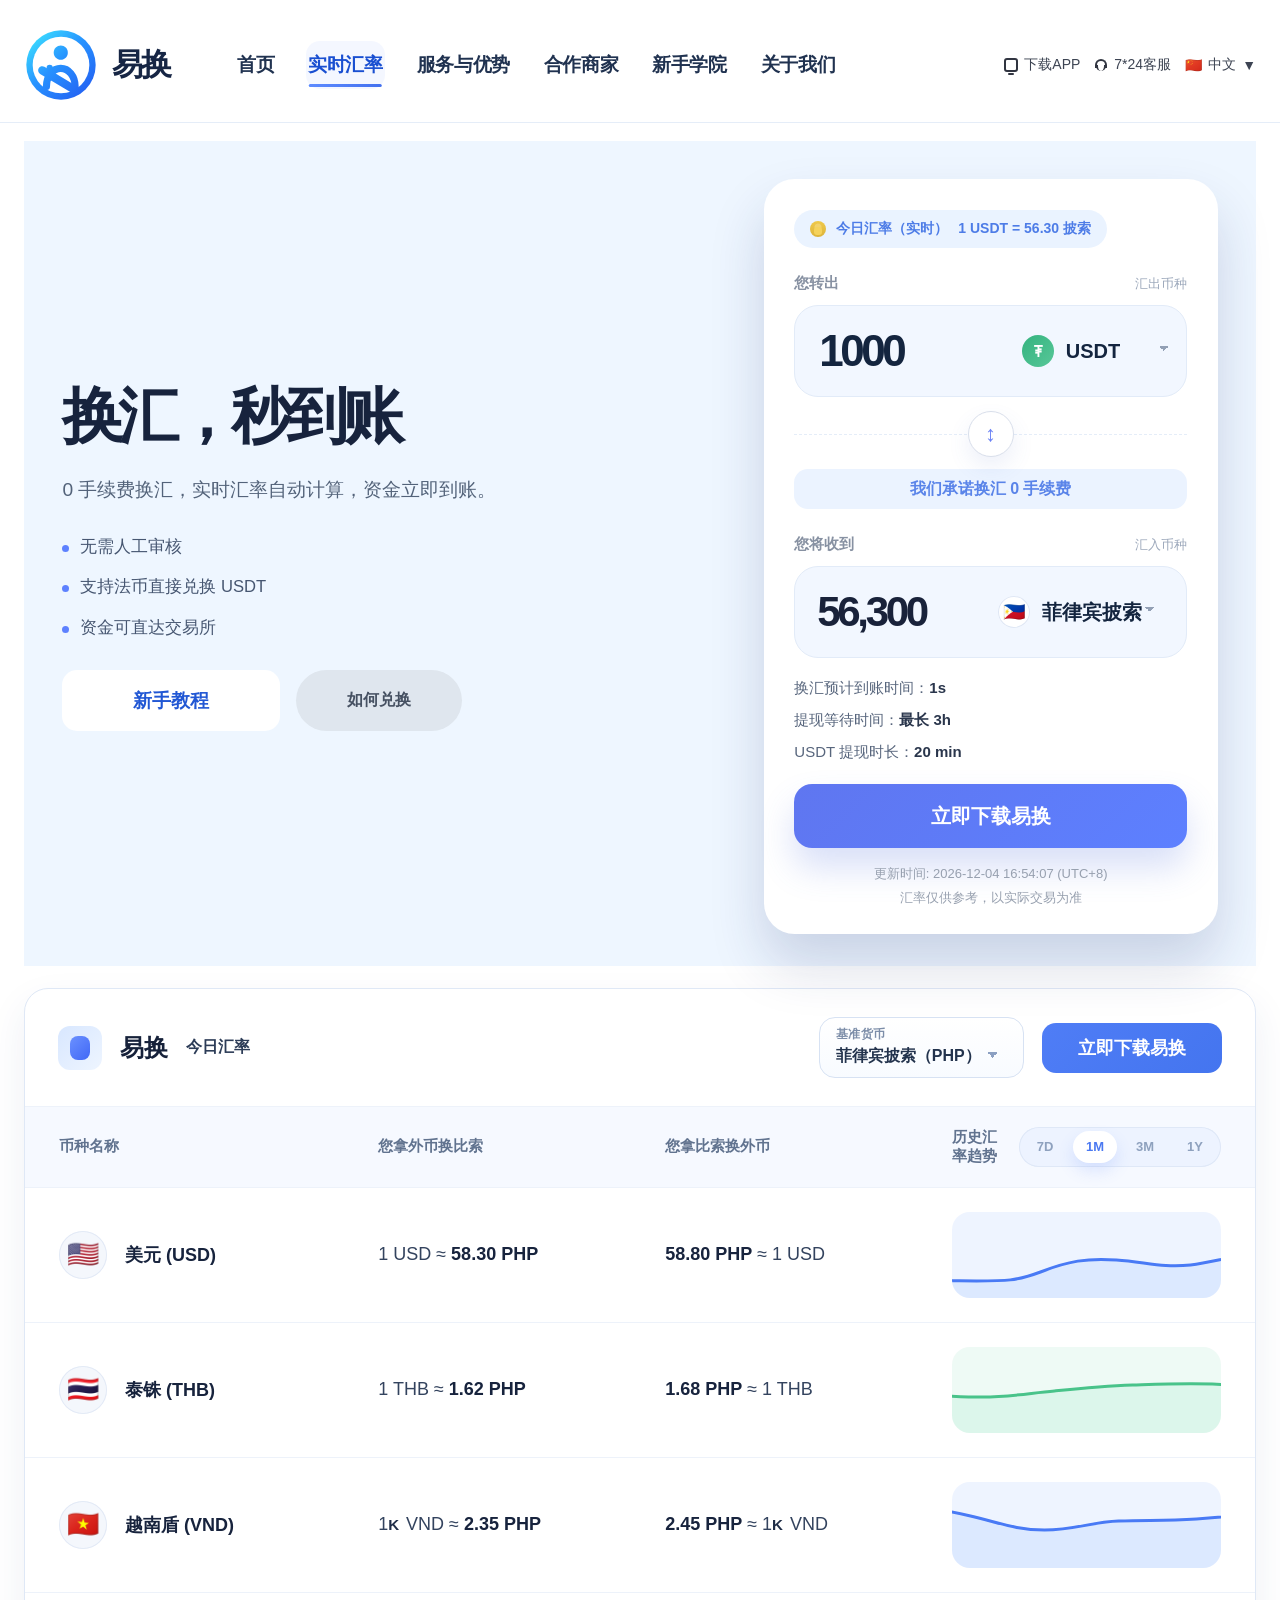
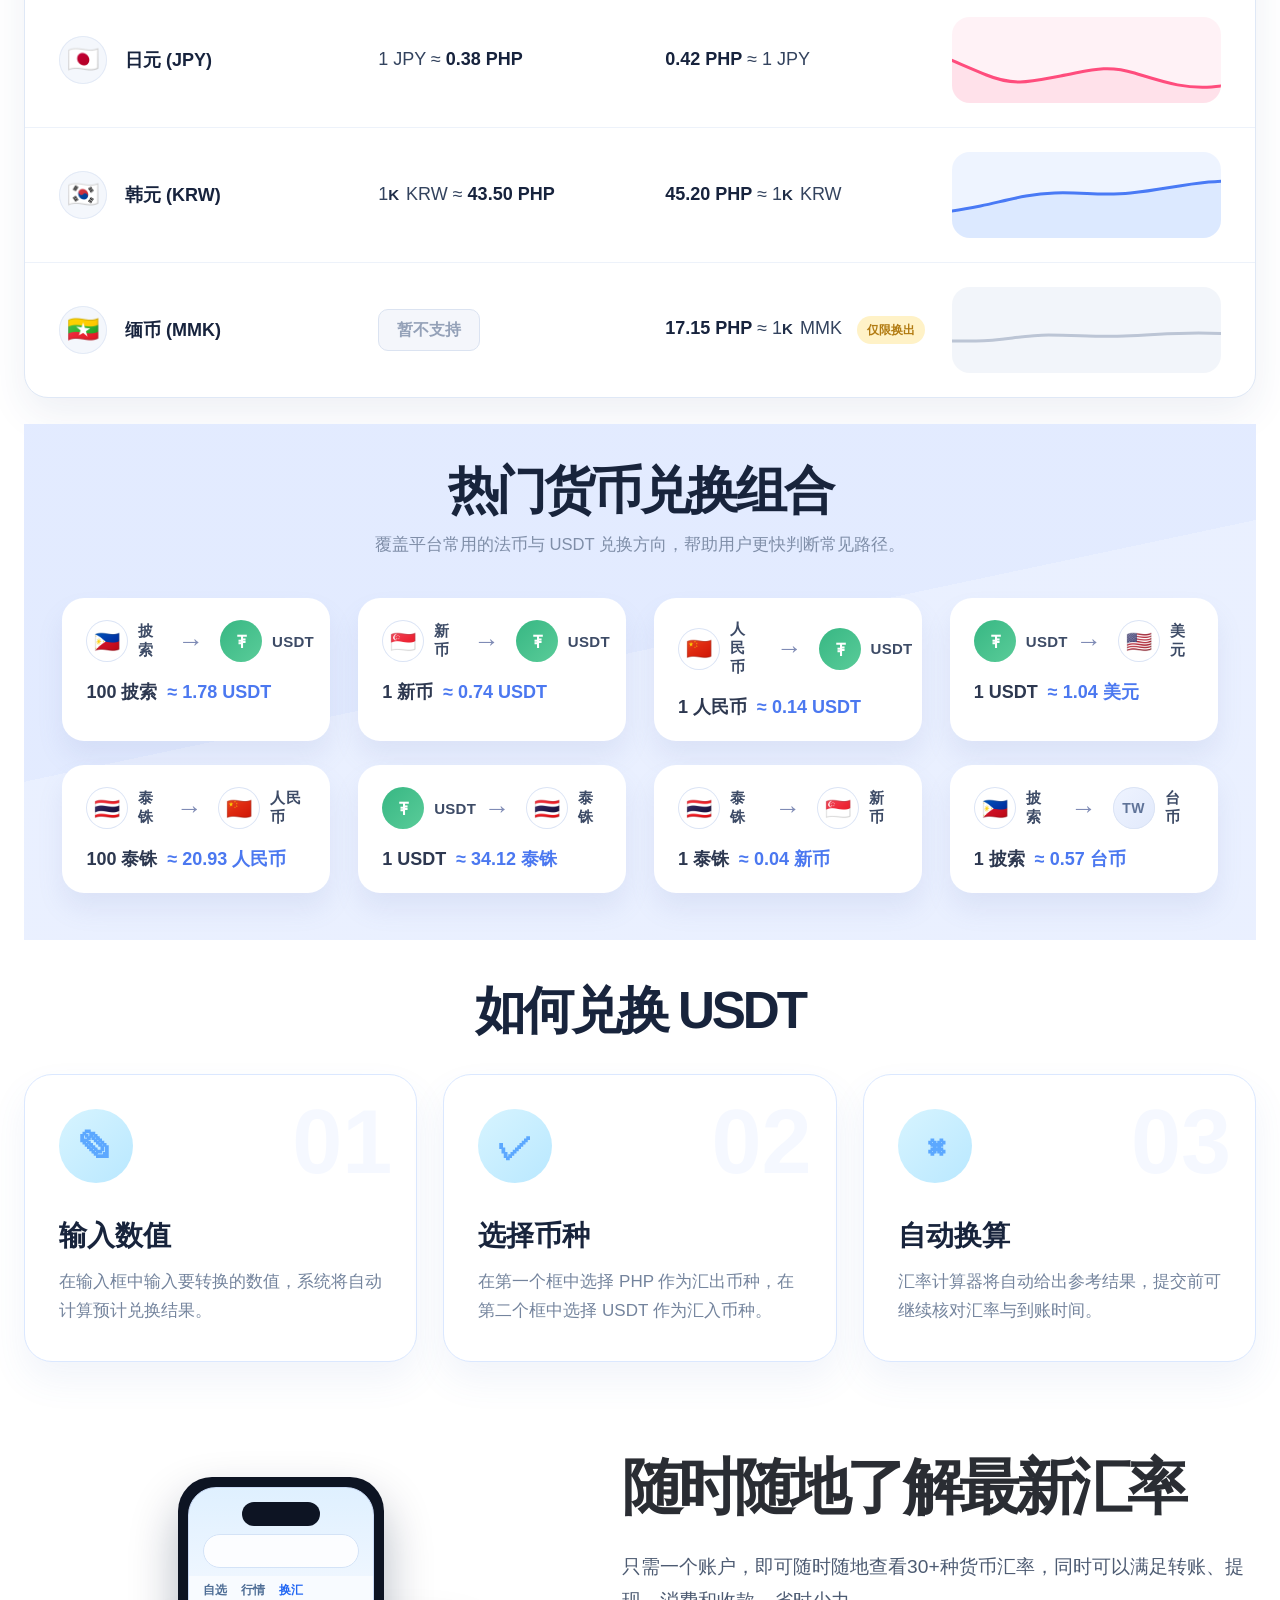
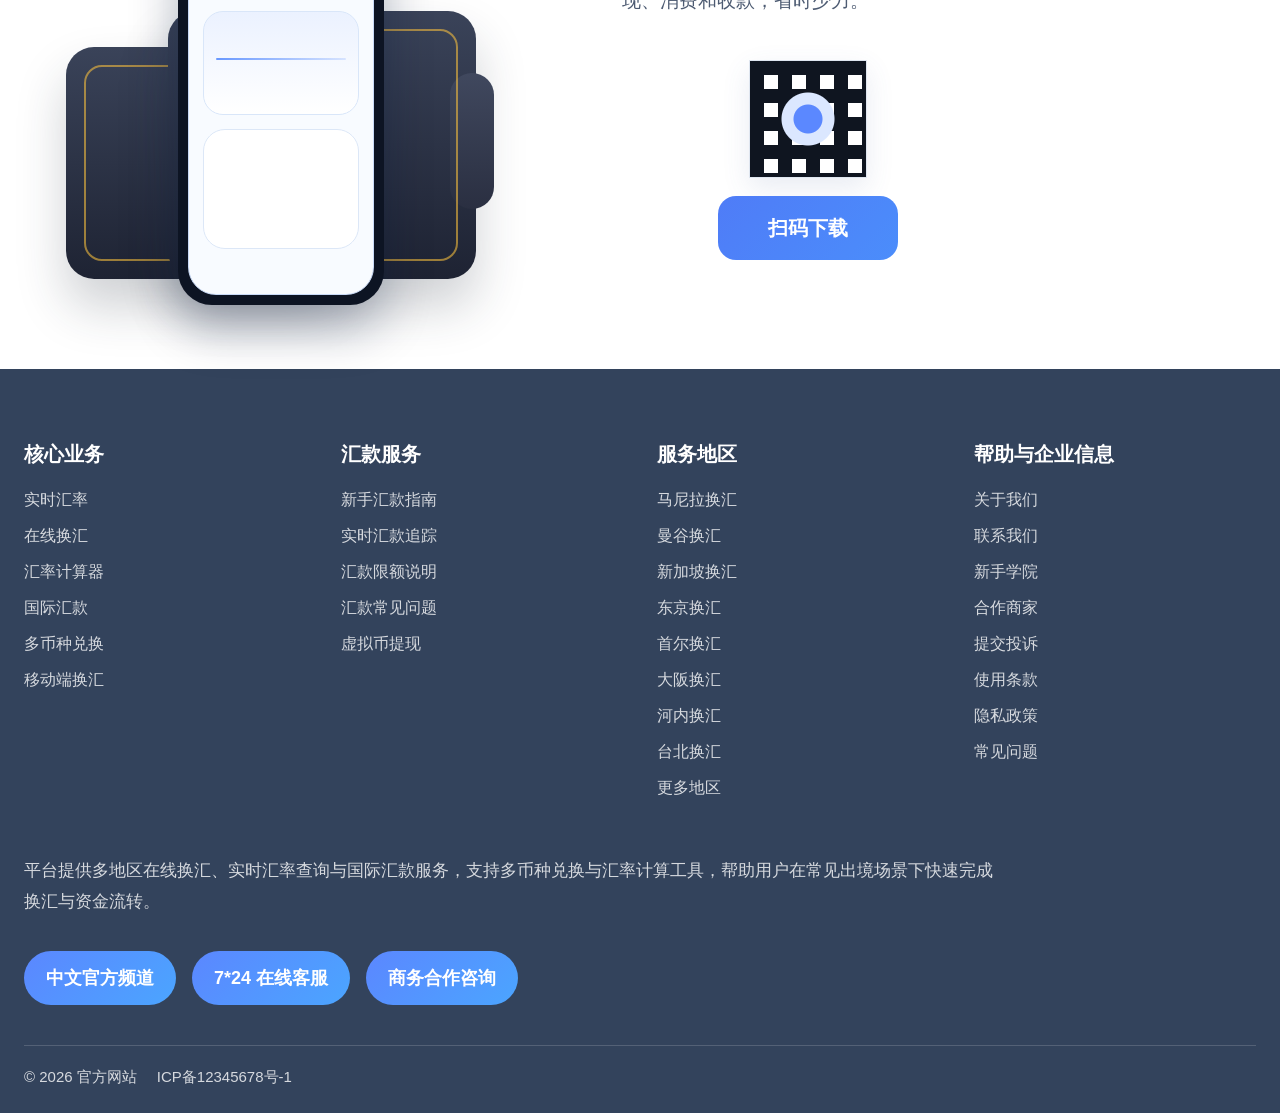
<file: rates.html>
<!doctype html>
<html lang="zh-CN">
<head>
  <meta charset="UTF-8" />
  <meta name="viewport" content="width=device-width, initial-scale=1" />
  <title>实时汇率 - 易换官网</title>
  <link rel="stylesheet" href="styles.css" />
</head>
<body data-page="rates">
  <header class="site-header">
    <div class="container header-inner">
      <div class="header-main">
        <a class="brand" href="index.html">
          <span class="brand-mark"></span>
          <span class="brand-copy">
            <span class="brand-title">易换</span>
            <span class="brand-domain">yhqz.net</span>
          </span>
        </a>
        <nav class="main-nav">
          <a class="nav-link" data-page="home" href="index.html">首页</a>
          <a class="nav-link" data-page="rates" href="rates.html">实时汇率</a>
          <a class="nav-link" data-page="services" href="services.html">服务与优势</a>
          <a class="nav-link" data-page="partners" href="partners.html">合作商家</a>
          <a class="nav-link" data-page="academy" href="academy.html">新手学院</a>
          <a class="nav-link" data-page="about" href="about.html">关于我们</a>
        </nav>
      </div>
      <div class="utility-nav home-utility-nav">
        <a class="utility-item utility-text" href="#rates-download"><span class="utility-mark icon-device"></span><span>下载APP</span></a>
        <a class="utility-item utility-text" href="support.html"><span class="utility-mark icon-headset"></span><span>7*24客服</span></a>
        <span class="utility-item utility-text"><span class="flag-chip">🇨🇳</span><span>中文</span><span class="utility-caret">▼</span></span>
      </div>
    </div>
  </header>

  <main class="page-main rates-main">
    <section class="rates-hero-section">
      <div class="container">
        <div class="rates-hero-shell">
          <div class="rates-hero-copy">
            <h1>换汇，秒到账</h1>
            <p>0 手续费换汇，实时汇率自动计算，资金立即到账。</p>
            <ul class="rates-feature-list">
              <li>无需人工审核</li>
              <li>支持法币直接兑换 USDT</li>
              <li>资金可直达交易所</li>
            </ul>
            <div class="rates-hero-actions">
              <a class="hero-solid-btn" href="academy.html">新手教程</a>
              <a class="rates-secondary-btn" href="#rates-howto">如何兑换</a>
            </div>
          </div>

          <div class="rates-hero-card calculator-card" data-calculator>
            <div class="rates-rate-banner">
              <span class="rates-rate-lock"></span>
              <span>今日汇率（实时）</span>
              <strong data-calc-rate>1 USDT = 56.30 PHP</strong>
            </div>

            <div class="calc-label-row">
              <span class="calc-label">您转出</span>
              <span class="calc-side-note">汇出币种</span>
            </div>
            <div class="calc-row calc-row-input">
              <div class="calc-amount-shell calc-amount-shell-left">
                <input class="calc-input" data-calc-amount type="number" min="0" step="0.01" value="1000" inputmode="decimal" aria-label="输入金额" />
              </div>
              <label class="calc-currency-picker">
                <span class="calc-coin usdt-coin" data-calc-from-coin>₮</span>
                <select class="calc-select" data-calc-from aria-label="选择汇出币种">
                  <option value="USDT" data-rate-label="USDT" selected>USDT</option>
                  <option value="PHP" data-rate-label="披索">菲律宾披索</option>
                  <option value="THB" data-rate-label="泰铢">泰铢</option>
                  <option value="CNY" data-rate-label="人民币">人民币</option>
                  <option value="USD" data-rate-label="美元">美元</option>
                  <option value="VND" data-rate-label="越南盾">越南盾</option>
                </select>
              </label>
            </div>

            <div class="calc-divider rates-swap-divider">
              <button type="button" class="calc-swap" data-calc-swap aria-label="切换汇出与汇入币种">↕</button>
            </div>

            <div class="rates-fee-banner">我们承诺换汇 0 手续费</div>

            <div class="calc-label-row">
              <span class="calc-label">您将收到</span>
              <span class="calc-side-note">汇入币种</span>
            </div>
            <div class="calc-row calc-row-output">
              <div class="calc-amount-shell calc-amount-shell-left">
                <strong class="calc-number" data-calc-result>56,300</strong>
              </div>
              <label class="calc-currency-picker">
                <span class="calc-coin flag-coin" data-calc-to-coin>🇵🇭</span>
                <select class="calc-select" data-calc-to aria-label="选择汇入币种">
                  <option value="PHP" data-rate-label="披索" selected>菲律宾披索</option>
                  <option value="USDT" data-rate-label="USDT">USDT</option>
                  <option value="THB" data-rate-label="泰铢">泰铢</option>
                  <option value="CNY" data-rate-label="人民币">人民币</option>
                  <option value="USD" data-rate-label="美元">美元</option>
                  <option value="VND" data-rate-label="越南盾">越南盾</option>
                </select>
              </label>
            </div>

            <div class="rates-timing">
              <span>换汇预计到账时间：<strong>1s</strong></span>
              <span>提现等待时间：<strong>最长 3h</strong></span>
              <span>USDT 提现时长：<strong>20 min</strong></span>
            </div>

            <a class="calc-btn" href="#rates-download">立即下载易换</a>
            <p class="calc-meta"><span data-calc-updated>更新时间: --</span><br />汇率仅供参考，以实际交易为准</p>
          </div>
        </div>
      </div>
    </section>

    <section class="rates-board-section">
      <div class="container">
        <div class="rates-board">
          <div class="rates-board-head">
            <div class="rates-board-title">
              <span class="rates-board-badge"></span>
              <strong>易换</strong>
              <span>今日汇率</span>
            </div>

            <div class="rates-board-actions">
              <label class="rates-base-control">
                <span class="rates-base-caption">基准货币</span>
                <select class="rates-base-select" aria-label="选择基准货币">
                  <option selected>菲律宾披索（PHP）</option>
                  <option>USDT</option>
                  <option>泰铢（THB）</option>
                  <option>美元（USD）</option>
                </select>
              </label>
              <a class="rates-download-btn" href="#rates-download">立即下载易换</a>
            </div>
          </div>

          <div class="rates-table" data-rate-board data-range="1m">
            <div class="rates-table-head">
              <div>币种名称</div>
              <div>您拿外币换比索</div>
              <div>您拿比索换外币</div>
              <div class="rates-trend-head">
                <span>历史汇率趋势</span>
                <div class="rates-range-tabs" data-rate-tabs>
                  <button class="rates-range-tab" type="button" data-rate-range="7d" aria-pressed="false">7D</button>
                  <button class="rates-range-tab is-active" type="button" data-rate-range="1m" aria-pressed="true">1M</button>
                  <button class="rates-range-tab" type="button" data-rate-range="3m" aria-pressed="false">3M</button>
                  <button class="rates-range-tab" type="button" data-rate-range="1y" aria-pressed="false">1Y</button>
                </div>
              </div>
            </div>

            <div class="rates-row">
              <div class="rates-currency">
                <span class="rates-flag">🇺🇸</span>
                <div>
                  <strong>美元 (USD)</strong>
                </div>
              </div>
              <div class="rates-buy">1 USD ≈ <strong>58.30 PHP</strong></div>
              <div class="rates-sell"><strong>58.80 PHP</strong> ≈ 1 USD</div>
              <div class="rates-trend-cell">
                <div class="rates-sparkline blue" data-sparkline-series="blue"></div>
              </div>
            </div>

            <div class="rates-row">
              <div class="rates-currency">
                <span class="rates-flag">🇹🇭</span>
                <div>
                  <strong>泰铢 (THB)</strong>
                </div>
              </div>
              <div class="rates-buy">1 THB ≈ <strong>1.62 PHP</strong></div>
              <div class="rates-sell"><strong>1.68 PHP</strong> ≈ 1 THB</div>
              <div class="rates-trend-cell">
                <div class="rates-sparkline green" data-sparkline-series="green"></div>
              </div>
            </div>

            <div class="rates-row">
              <div class="rates-currency">
                <span class="rates-flag">🇻🇳</span>
                <div>
                  <strong>越南盾 (VND)</strong>
                </div>
              </div>
              <div class="rates-buy">1<span class="rates-unit-k">K</span> VND ≈ <strong>2.35 PHP</strong></div>
              <div class="rates-sell"><strong>2.45 PHP</strong> ≈ 1<span class="rates-unit-k">K</span> VND</div>
              <div class="rates-trend-cell">
                <div class="rates-sparkline blue-down" data-sparkline-series="blue-down"></div>
              </div>
            </div>

            <div class="rates-row">
              <div class="rates-currency">
                <span class="rates-flag">🇯🇵</span>
                <div>
                  <strong>日元 (JPY)</strong>
                </div>
              </div>
              <div class="rates-buy">1 JPY ≈ <strong>0.38 PHP</strong></div>
              <div class="rates-sell"><strong>0.42 PHP</strong> ≈ 1 JPY</div>
              <div class="rates-trend-cell">
                <div class="rates-sparkline pink" data-sparkline-series="pink"></div>
              </div>
            </div>

            <div class="rates-row">
              <div class="rates-currency">
                <span class="rates-flag">🇰🇷</span>
                <div>
                  <strong>韩元 (KRW)</strong>
                </div>
              </div>
              <div class="rates-buy">1<span class="rates-unit-k">K</span> KRW ≈ <strong>43.50 PHP</strong></div>
              <div class="rates-sell"><strong>45.20 PHP</strong> ≈ 1<span class="rates-unit-k">K</span> KRW</div>
              <div class="rates-trend-cell">
                <div class="rates-sparkline blue-rise" data-sparkline-series="blue-rise"></div>
              </div>
            </div>

            <div class="rates-row">
              <div class="rates-currency">
                <span class="rates-flag">🇲🇲</span>
                <div>
                  <strong>缅币 (MMK)</strong>
                </div>
              </div>
              <div class="rates-buy">
                <span class="rates-disabled-pill">暂不支持</span>
              </div>
              <div class="rates-sell">
                <strong>17.15 PHP</strong> ≈ 1<span class="rates-unit-k">K</span> MMK
                <span class="rates-limit-tag">仅限换出</span>
              </div>
              <div class="rates-trend-cell">
                <div class="rates-sparkline gray" data-sparkline-series="gray"></div>
              </div>
            </div>
          </div>
        </div>
      </div>
    </section>

    <section class="rates-combo-section">
      <div class="container">
        <div class="rates-combo-shell">
          <h2>热门货币兑换组合</h2>
          <p>覆盖平台常用的法币与 USDT 兑换方向，帮助用户更快判断常见路径。</p>

          <div class="rates-combo-grid">
            <div class="combo-card">
              <div class="combo-icons">
                <div class="combo-token">
                  <span class="combo-token-icon">🇵🇭</span>
                  <span class="combo-token-code">披索</span>
                </div>
                <em>→</em>
                <div class="combo-token">
                  <span class="combo-token-icon combo-token-icon-coin">₮</span>
                  <span class="combo-token-code">USDT</span>
                </div>
              </div>
              <div class="combo-values"><strong>100 披索</strong><span>≈ 1.78 USDT</span></div>
            </div>
            <div class="combo-card">
              <div class="combo-icons">
                <div class="combo-token">
                  <span class="combo-token-icon">🇸🇬</span>
                  <span class="combo-token-code">新币</span>
                </div>
                <em>→</em>
                <div class="combo-token">
                  <span class="combo-token-icon combo-token-icon-coin">₮</span>
                  <span class="combo-token-code">USDT</span>
                </div>
              </div>
              <div class="combo-values"><strong>1 新币</strong><span>≈ 0.74 USDT</span></div>
            </div>
            <div class="combo-card">
              <div class="combo-icons">
                <div class="combo-token">
                  <span class="combo-token-icon">🇨🇳</span>
                  <span class="combo-token-code">人民币</span>
                </div>
                <em>→</em>
                <div class="combo-token">
                  <span class="combo-token-icon combo-token-icon-coin">₮</span>
                  <span class="combo-token-code">USDT</span>
                </div>
              </div>
              <div class="combo-values"><strong>1 人民币</strong><span>≈ 0.14 USDT</span></div>
            </div>
            <div class="combo-card">
              <div class="combo-icons">
                <div class="combo-token">
                  <span class="combo-token-icon combo-token-icon-coin">₮</span>
                  <span class="combo-token-code">USDT</span>
                </div>
                <em>→</em>
                <div class="combo-token">
                  <span class="combo-token-icon">🇺🇸</span>
                  <span class="combo-token-code">美元</span>
                </div>
              </div>
              <div class="combo-values"><strong>1 USDT</strong><span>≈ 1.04 美元</span></div>
            </div>
            <div class="combo-card">
              <div class="combo-icons">
                <div class="combo-token">
                  <span class="combo-token-icon">🇹🇭</span>
                  <span class="combo-token-code">泰铢</span>
                </div>
                <em>→</em>
                <div class="combo-token">
                  <span class="combo-token-icon">🇨🇳</span>
                  <span class="combo-token-code">人民币</span>
                </div>
              </div>
              <div class="combo-values"><strong>100 泰铢</strong><span>≈ 20.93 人民币</span></div>
            </div>
            <div class="combo-card">
              <div class="combo-icons">
                <div class="combo-token">
                  <span class="combo-token-icon combo-token-icon-coin">₮</span>
                  <span class="combo-token-code">USDT</span>
                </div>
                <em>→</em>
                <div class="combo-token">
                  <span class="combo-token-icon">🇹🇭</span>
                  <span class="combo-token-code">泰铢</span>
                </div>
              </div>
              <div class="combo-values"><strong>1 USDT</strong><span>≈ 34.12 泰铢</span></div>
            </div>
            <div class="combo-card">
              <div class="combo-icons">
                <div class="combo-token">
                  <span class="combo-token-icon">🇹🇭</span>
                  <span class="combo-token-code">泰铢</span>
                </div>
                <em>→</em>
                <div class="combo-token">
                  <span class="combo-token-icon">🇸🇬</span>
                  <span class="combo-token-code">新币</span>
                </div>
              </div>
              <div class="combo-values"><strong>1 泰铢</strong><span>≈ 0.04 新币</span></div>
            </div>
            <div class="combo-card">
              <div class="combo-icons">
                <div class="combo-token">
                  <span class="combo-token-icon">🇵🇭</span>
                  <span class="combo-token-code">披索</span>
                </div>
                <em>→</em>
                <div class="combo-token">
                  <span class="combo-token-icon combo-token-icon-neutral">TW</span>
                  <span class="combo-token-code">台币</span>
                </div>
              </div>
              <div class="combo-values"><strong>1 披索</strong><span>≈ 0.57 台币</span></div>
            </div>
          </div>
        </div>
      </div>
    </section>

    <section class="rates-how-section" id="rates-howto">
      <div class="container">
        <h2 class="rates-how-title">如何兑换 USDT</h2>

        <div class="rates-step-grid">
          <article class="rates-step-card">
            <span class="rates-step-no">01</span>
            <div class="rates-step-icon">✎</div>
            <h3>输入数值</h3>
            <p>在输入框中输入要转换的数值，系统将自动计算预计兑换结果。</p>
          </article>
          <article class="rates-step-card">
            <span class="rates-step-no">02</span>
            <div class="rates-step-icon">✓</div>
            <h3>选择币种</h3>
            <p>在第一个框中选择 PHP 作为汇出币种，在第二个框中选择 USDT 作为汇入币种。</p>
          </article>
          <article class="rates-step-card">
            <span class="rates-step-no">03</span>
            <div class="rates-step-icon">⌘</div>
            <h3>自动换算</h3>
            <p>汇率计算器将自动给出参考结果，提交前可继续核对汇率与到账时间。</p>
          </article>
        </div>

        <div class="rates-guide-shell" id="rates-download">
          <div class="wallet-stage">
            <div class="wallet-card wallet-back"></div>
            <div class="wallet-card wallet-front"></div>
            <div class="wallet-phone">
              <div class="wallet-phone-screen">
                <div class="phone-top"></div>
                <div class="phone-inner">
                  <div class="mini-search"></div>
                  <div class="mini-tabs"><span>自选</span><span>行情</span><span class="is-active">换汇</span></div>
                  <div class="mini-chart"></div>
                  <div class="mini-panel"></div>
                </div>
              </div>
            </div>
          </div>

          <div class="rates-guide-copy">
            <h3>随时随地了解最新汇率</h3>
            <p>只需一个账户，即可随时随地查看30+种货币汇率，同时可以满足转账、提现、消费和收款，省时少力。</p>
            <div class="download-panel">
              <div class="download-qr"></div>
              <a class="download-btn" href="#rates-download">扫码下载</a>
            </div>
          </div>
        </div>
      </div>
    </section>
  </main>

  <footer class="home-footer">
    <div class="container">
      <div class="home-footer-grid">
        <div>
          <h3>核心业务</h3>
          <div class="home-footer-links">
            <a href="rates.html">实时汇率</a>
            <a href="services.html">在线换汇</a>
            <a href="rates.html">汇率计算器</a>
            <a href="services.html">国际汇款</a>
            <a href="services.html">多币种兑换</a>
            <a href="services.html">移动端换汇</a>
          </div>
        </div>
        <div>
          <h3>汇款服务</h3>
          <div class="home-footer-links">
            <a href="academy.html">新手汇款指南</a>
            <a href="rates.html">实时汇款追踪</a>
            <a href="services.html">汇款限额说明</a>
            <a href="academy.html">汇款常见问题</a>
            <a href="academy.html">虚拟币提现</a>
          </div>
        </div>
        <div>
          <h3>服务地区</h3>
          <div class="home-footer-links">
            <a href="services.html">马尼拉换汇</a>
            <a href="services.html">曼谷换汇</a>
            <a href="services.html">新加坡换汇</a>
            <a href="services.html">东京换汇</a>
            <a href="services.html">首尔换汇</a>
            <a href="services.html">大阪换汇</a>
            <a href="services.html">河内换汇</a>
            <a href="services.html">台北换汇</a>
            <a href="services.html">更多地区</a>
          </div>
        </div>
        <div>
          <h3>帮助与企业信息</h3>
          <div class="home-footer-links">
            <a href="about.html">关于我们</a>
            <a href="support.html">联系我们</a>
            <a href="academy.html">新手学院</a>
            <a href="partners.html">合作商家</a>
            <a href="about.html">提交投诉</a>
            <a href="about.html">使用条款</a>
            <a href="about.html">隐私政策</a>
            <a href="academy.html">常见问题</a>
          </div>
        </div>
      </div>

      <p class="home-footer-copy">平台提供多地区在线换汇、实时汇率查询与国际汇款服务，支持多币种兑换与汇率计算工具，帮助用户在常见出境场景下快速完成换汇与资金流转。</p>

      <div class="channel-row">
        <a class="channel-btn" href="about.html#support">中文官方频道</a>
        <a class="channel-btn" href="support.html">7*24 在线客服</a>
        <a class="channel-btn" href="partners.html">商务合作咨询</a>
      </div>

      <div class="home-footer-bottom">
        <span>&copy; <span data-year></span> 官方网站</span>
        <span>ICP备12345678号-1</span>
      </div>
    </div>
  </footer>

  <script src="site.js"></script>
</body>
</html>
</file>
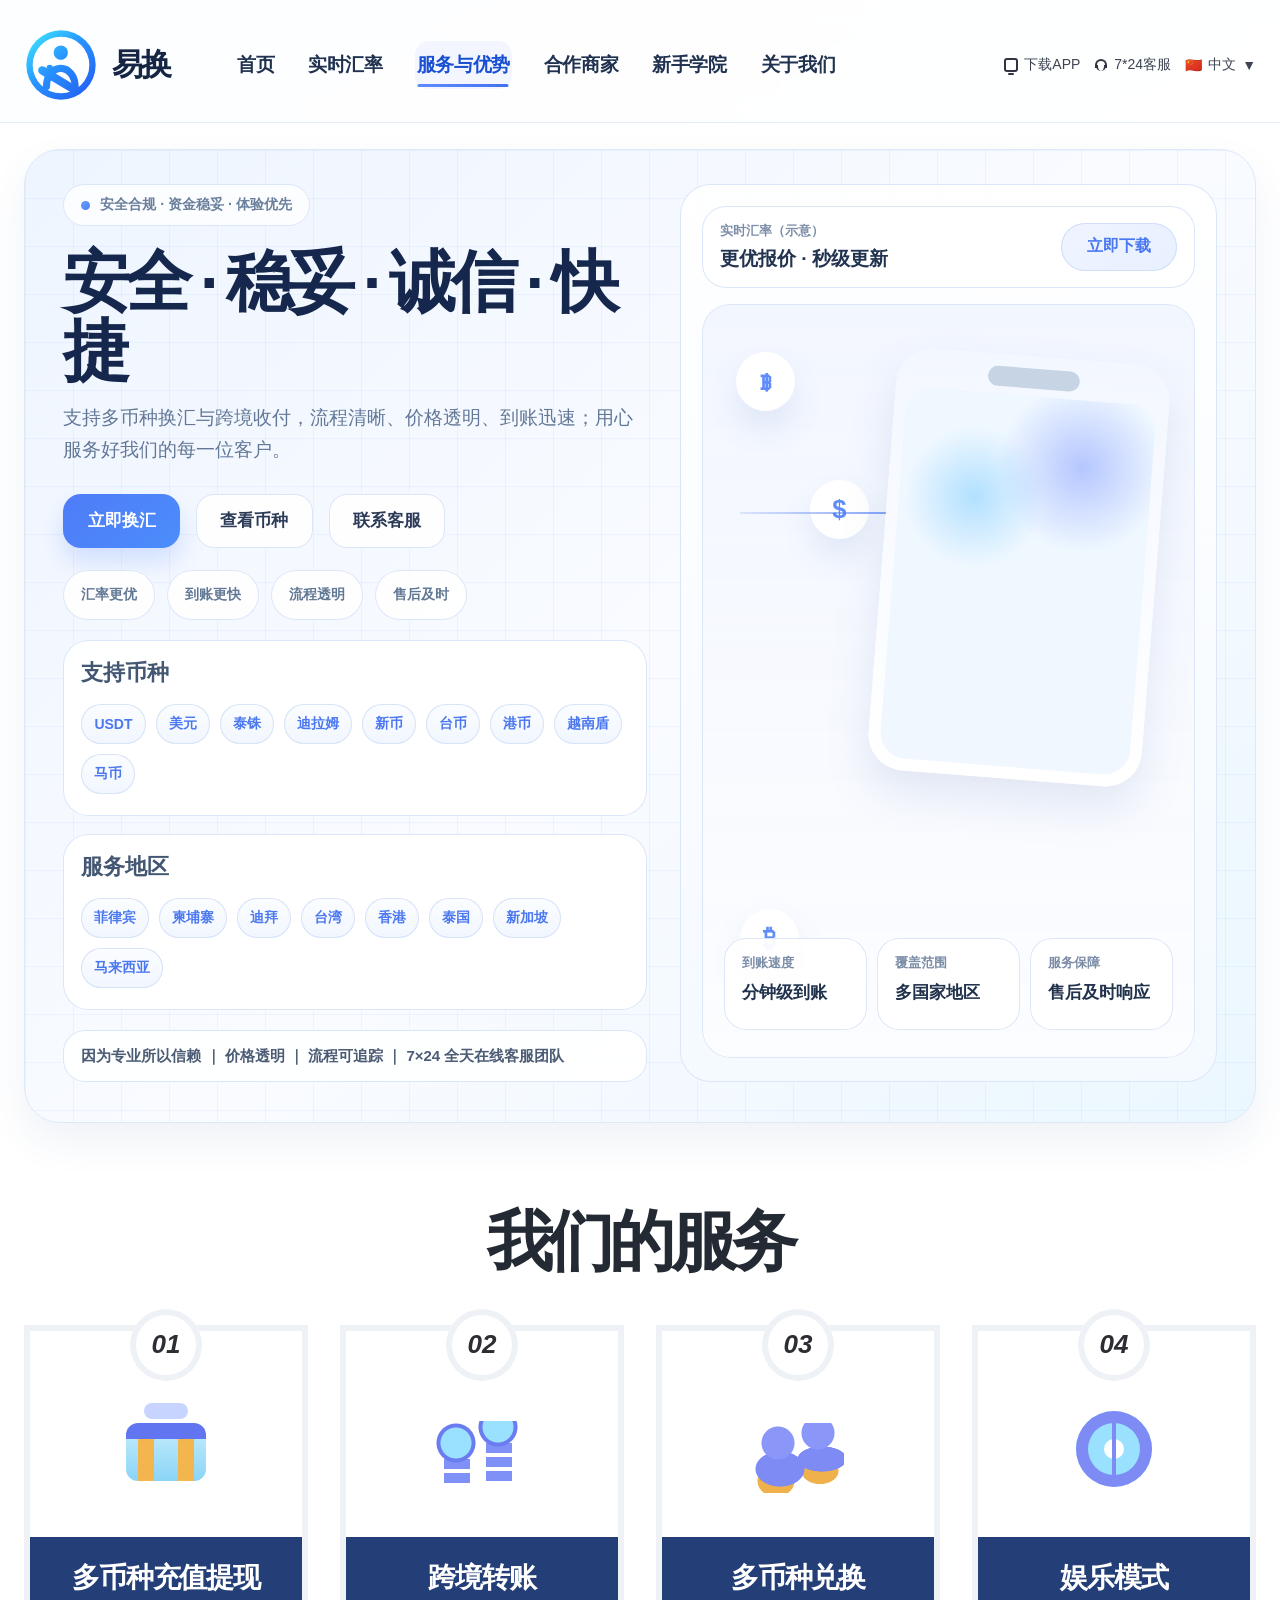
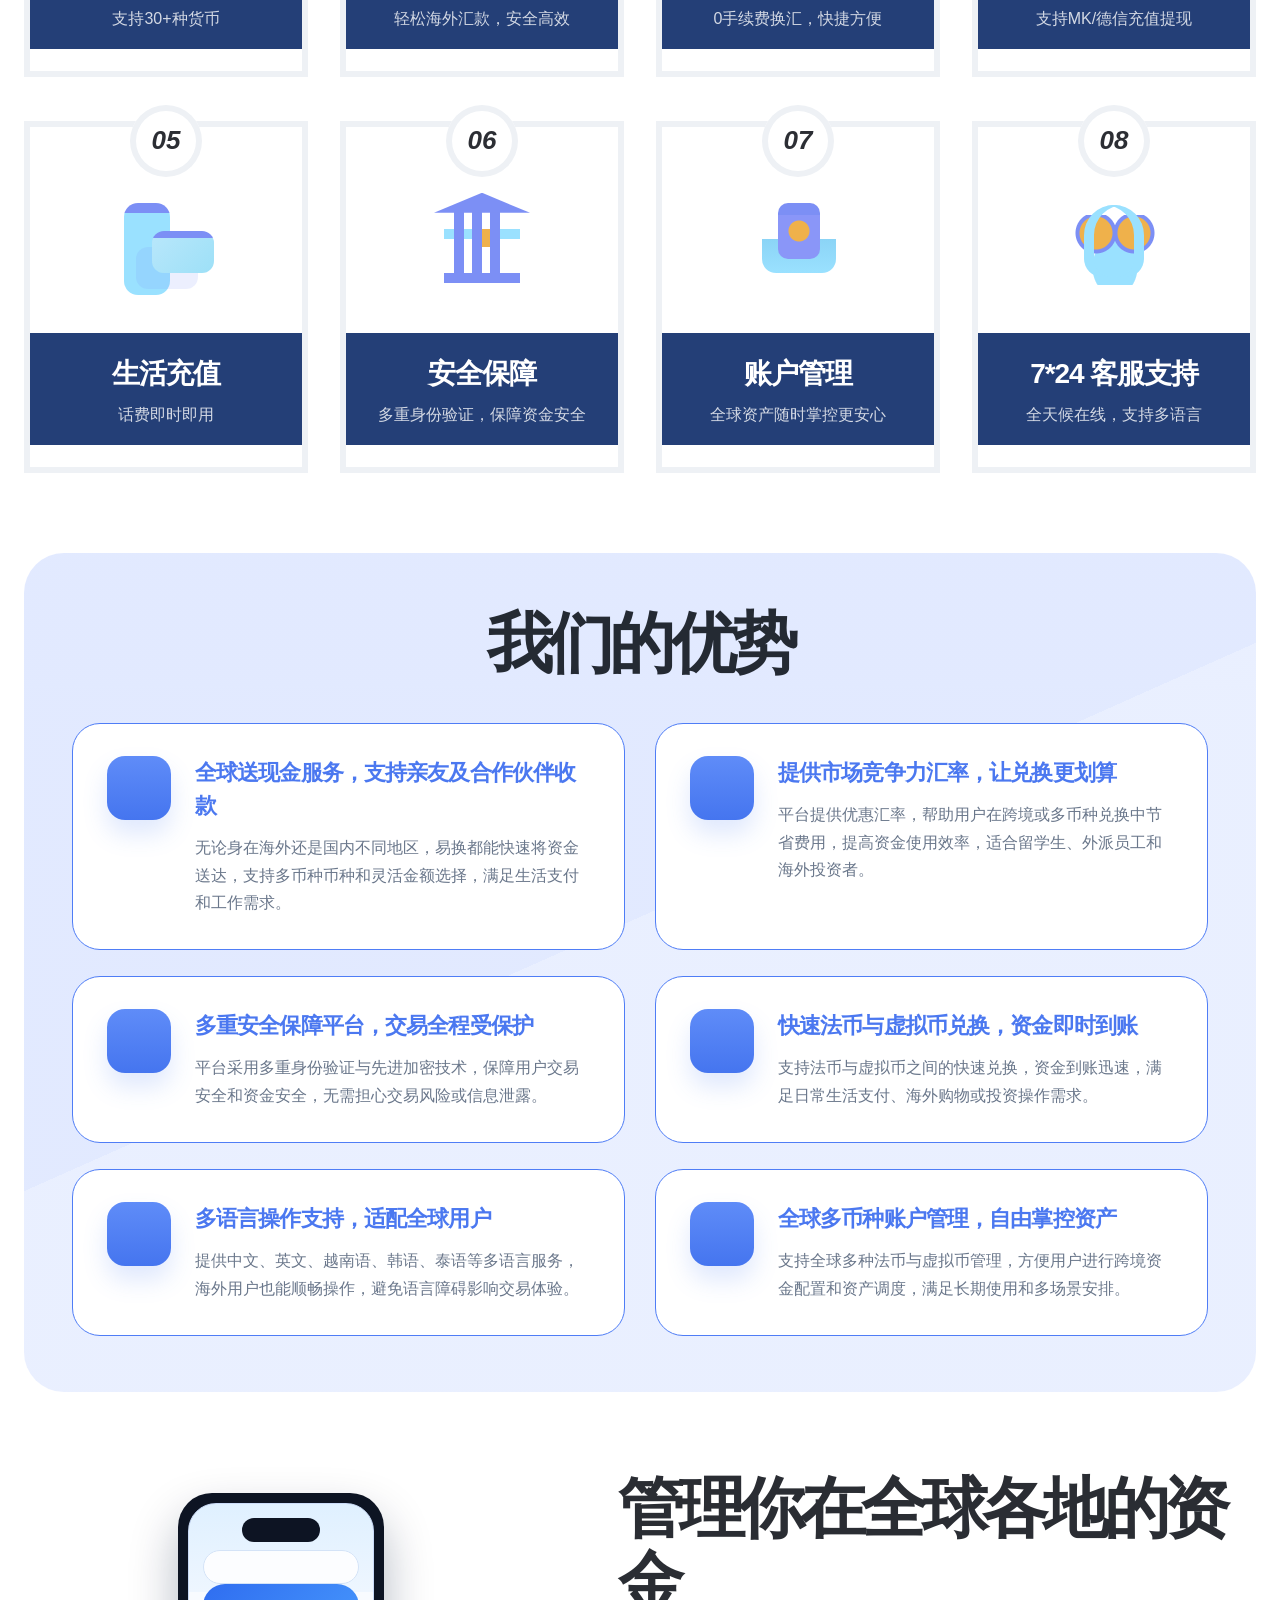
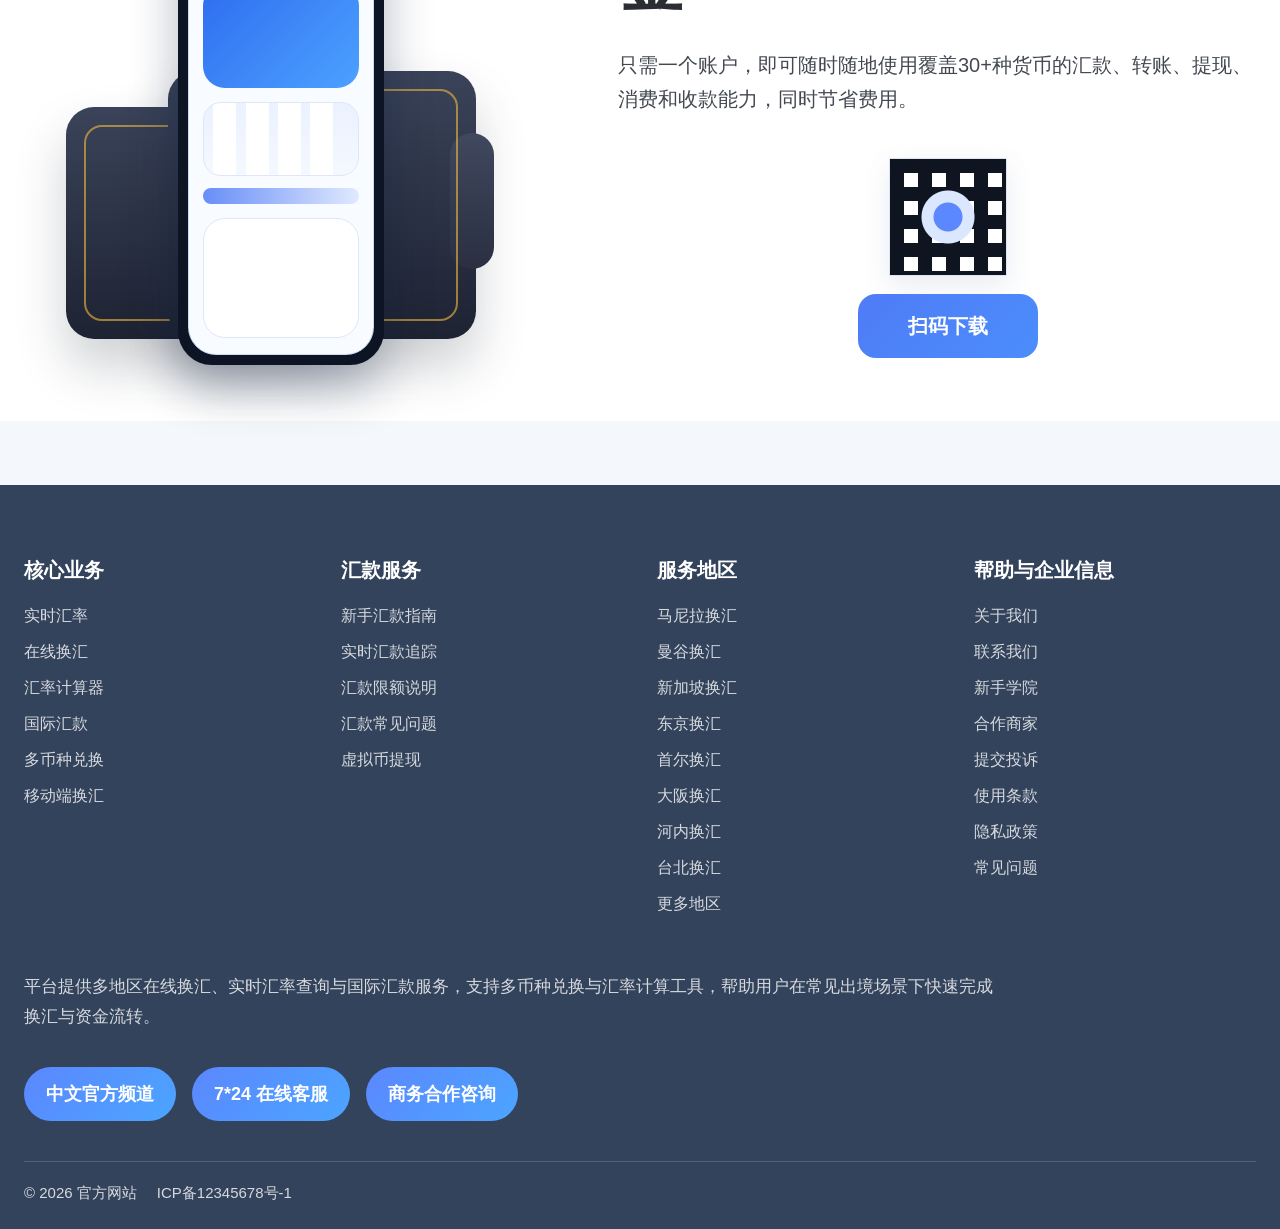
<file: services.html>
<!doctype html>
<html lang="zh-CN">
<head>
  <meta charset="UTF-8" />
  <meta name="viewport" content="width=device-width, initial-scale=1" />
  <title>服务与优势 - 易换官网</title>
  <link rel="stylesheet" href="styles.css" />
</head>
<body data-page="services">
  <header class="site-header">
    <div class="container header-inner">
      <div class="header-main">
        <a class="brand" href="index.html">
          <span class="brand-mark"></span>
          <span class="brand-copy">
            <span class="brand-title">易换</span>
            <span class="brand-domain">yhqz.net</span>
          </span>
        </a>
        <nav class="main-nav">
          <a class="nav-link" data-page="home" href="index.html">首页</a>
          <a class="nav-link" data-page="rates" href="rates.html">实时汇率</a>
          <a class="nav-link" data-page="services" href="services.html">服务与优势</a>
          <a class="nav-link" data-page="partners" href="partners.html">合作商家</a>
          <a class="nav-link" data-page="academy" href="academy.html">新手学院</a>
          <a class="nav-link" data-page="about" href="about.html">关于我们</a>
        </nav>
      </div>
      <div class="utility-nav home-utility-nav">
        <a class="utility-item utility-text" href="index.html#download"><span class="utility-mark icon-device"></span><span>下载APP</span></a>
        <a class="utility-item utility-text" href="support.html"><span class="utility-mark icon-headset"></span><span>7*24客服</span></a>
        <span class="utility-item utility-text"><span class="flag-chip">🇨🇳</span><span>中文</span><span class="utility-caret">▼</span></span>
      </div>
    </div>
  </header>

  <main class="page-main services-main">
    <section class="services-hero-section">
      <div class="container">
        <div class="services-hero-shell">
          <div class="services-hero-copy">
            <div class="services-eyebrow">安全合规 · 资金稳妥 · 体验优先</div>
            <h1 class="services-hero-title">安全 · 稳妥 · 诚信 · 快捷</h1>
            <p class="services-hero-desc">支持多币种换汇与跨境收付，流程清晰、价格透明、到账迅速；用心服务好我们的每一位客户。</p>

            <div class="services-hero-actions">
              <a class="hero-solid-btn" href="index.html#download">立即换汇</a>
              <a class="hero-soft-btn" href="rates.html#rates-board">查看币种</a>
              <a class="hero-soft-btn" href="support.html">联系客服</a>
            </div>

            <div class="services-proof-row">
              <span class="services-proof-pill">汇率更优</span>
              <span class="services-proof-pill">到账更快</span>
              <span class="services-proof-pill">流程透明</span>
              <span class="services-proof-pill">售后及时</span>
            </div>

            <div class="services-meta-grid">
              <article class="services-meta-card">
                <h3>支持币种</h3>
                <div class="services-chip-list">
                  <span class="services-chip">USDT</span>
                  <span class="services-chip">美元</span>
                  <span class="services-chip">泰铢</span>
                  <span class="services-chip">迪拉姆</span>
                  <span class="services-chip">新币</span>
                  <span class="services-chip">台币</span>
                  <span class="services-chip">港币</span>
                  <span class="services-chip">越南盾</span>
                  <span class="services-chip">马币</span>
                </div>
              </article>

              <article class="services-meta-card">
                <h3>服务地区</h3>
                <div class="services-chip-list">
                  <span class="services-chip">菲律宾</span>
                  <span class="services-chip">柬埔寨</span>
                  <span class="services-chip">迪拜</span>
                  <span class="services-chip">台湾</span>
                  <span class="services-chip">香港</span>
                  <span class="services-chip">泰国</span>
                  <span class="services-chip">新加坡</span>
                  <span class="services-chip">马来西亚</span>
                </div>
              </article>
            </div>

            <div class="services-trust-strip">因为专业所以信赖 ｜ 价格透明 ｜ 流程可追踪 ｜ 7×24 全天在线客服团队</div>
          </div>

          <div class="services-hero-visual">
            <div class="services-visual-shell">
              <div class="services-visual-top">
                <div>
                  <span class="services-visual-caption">实时汇率（示意）</span>
                  <strong>更优报价 · 秒级更新</strong>
                </div>
                <a class="services-visual-action" href="index.html#download">立即下载</a>
              </div>

              <div class="services-visual-stage">
                <span class="services-float-coin coin-top">฿</span>
                <span class="services-float-coin coin-mid">$</span>
                <span class="services-float-coin coin-low">₿</span>
                <div class="services-flow-line"></div>

                <div class="services-device">
                  <div class="services-device-notch"></div>
                  <div class="services-device-screen">
                    <div class="services-device-glow"></div>
                  </div>
                </div>

                <div class="services-visual-stats">
                  <div class="services-visual-stat">
                    <span>到账速度</span>
                    <strong>分钟级到账</strong>
                  </div>
                  <div class="services-visual-stat">
                    <span>覆盖范围</span>
                    <strong>多国家地区</strong>
                  </div>
                  <div class="services-visual-stat">
                    <span>服务保障</span>
                    <strong>售后及时响应</strong>
                  </div>
                </div>
              </div>
            </div>
          </div>
        </div>
      </div>
    </section>

    <section class="services-cards-section section">
      <div class="container">
        <h2 class="services-section-title">我们的服务</h2>

        <div class="services-grid-showcase">
          <article class="service-showcase-card">
            <span class="service-showcase-no">01</span>
            <div class="service-showcase-art art-01"></div>
            <div class="service-showcase-band">
              <h3>多币种充值提现</h3>
              <p>支持30+种货币</p>
            </div>
          </article>

          <article class="service-showcase-card">
            <span class="service-showcase-no">02</span>
            <div class="service-showcase-art art-02"></div>
            <div class="service-showcase-band">
              <h3>跨境转账</h3>
              <p>轻松海外汇款，安全高效</p>
            </div>
          </article>

          <article class="service-showcase-card">
            <span class="service-showcase-no">03</span>
            <div class="service-showcase-art art-03"></div>
            <div class="service-showcase-band">
              <h3>多币种兑换</h3>
              <p>0手续费换汇，快捷方便</p>
            </div>
          </article>

          <article class="service-showcase-card">
            <span class="service-showcase-no">04</span>
            <div class="service-showcase-art art-04"></div>
            <div class="service-showcase-band">
              <h3>娱乐模式</h3>
              <p>支持MK/德信充值提现</p>
            </div>
          </article>

          <article class="service-showcase-card">
            <span class="service-showcase-no">05</span>
            <div class="service-showcase-art art-05"></div>
            <div class="service-showcase-band">
              <h3>生活充值</h3>
              <p>话费即时即用</p>
            </div>
          </article>

          <article class="service-showcase-card">
            <span class="service-showcase-no">06</span>
            <div class="service-showcase-art art-06"></div>
            <div class="service-showcase-band">
              <h3>安全保障</h3>
              <p>多重身份验证，保障资金安全</p>
            </div>
          </article>

          <article class="service-showcase-card">
            <span class="service-showcase-no">07</span>
            <div class="service-showcase-art art-07"></div>
            <div class="service-showcase-band">
              <h3>账户管理</h3>
              <p>全球资产随时掌控更安心</p>
            </div>
          </article>

          <article class="service-showcase-card">
            <span class="service-showcase-no">08</span>
            <div class="service-showcase-art art-08"></div>
            <div class="service-showcase-band">
              <h3>7*24 客服支持</h3>
              <p>全天候在线，支持多语言</p>
            </div>
          </article>
        </div>
      </div>
    </section>

    <section class="services-advantages-section section">
      <div class="container">
        <div class="services-advantages-shell">
          <h2 class="services-section-title">我们的优势</h2>

          <div class="services-advantages-grid">
            <article class="services-adv-card">
              <div class="services-adv-icon"></div>
              <div>
                <h3>全球送现金服务，支持亲友及合作伙伴收款</h3>
                <p>无论身在海外还是国内不同地区，易换都能快速将资金送达，支持多币种币种和灵活金额选择，满足生活支付和工作需求。</p>
              </div>
            </article>

            <article class="services-adv-card">
              <div class="services-adv-icon"></div>
              <div>
                <h3>提供市场竞争力汇率，让兑换更划算</h3>
                <p>平台提供优惠汇率，帮助用户在跨境或多币种兑换中节省费用，提高资金使用效率，适合留学生、外派员工和海外投资者。</p>
              </div>
            </article>

            <article class="services-adv-card">
              <div class="services-adv-icon"></div>
              <div>
                <h3>多重安全保障平台，交易全程受保护</h3>
                <p>平台采用多重身份验证与先进加密技术，保障用户交易安全和资金安全，无需担心交易风险或信息泄露。</p>
              </div>
            </article>

            <article class="services-adv-card">
              <div class="services-adv-icon"></div>
              <div>
                <h3>快速法币与虚拟币兑换，资金即时到账</h3>
                <p>支持法币与虚拟币之间的快速兑换，资金到账迅速，满足日常生活支付、海外购物或投资操作需求。</p>
              </div>
            </article>

            <article class="services-adv-card">
              <div class="services-adv-icon"></div>
              <div>
                <h3>多语言操作支持，适配全球用户</h3>
                <p>提供中文、英文、越南语、韩语、泰语等多语言服务，海外用户也能顺畅操作，避免语言障碍影响交易体验。</p>
              </div>
            </article>

            <article class="services-adv-card">
              <div class="services-adv-icon"></div>
              <div>
                <h3>全球多币种账户管理，自由掌控资产</h3>
                <p>支持全球多种法币与虚拟币管理，方便用户进行跨境资金配置和资产调度，满足长期使用和多场景安排。</p>
              </div>
            </article>
          </div>
        </div>
      </div>
    </section>

    <section class="services-download-section section">
      <div class="container">
        <div class="services-download-shell">
          <div class="wallet-stage">
            <div class="wallet-card wallet-back"></div>
            <div class="wallet-card wallet-front"></div>
            <div class="wallet-phone">
              <div class="wallet-phone-screen">
                <div class="phone-top"></div>
                <div class="phone-inner">
                  <div class="mini-search"></div>
                  <div class="mini-banner"></div>
                  <div class="mini-grid"></div>
                  <div class="mini-strip"></div>
                  <div class="mini-panel"></div>
                </div>
              </div>
            </div>
          </div>

          <div class="services-download-copy">
            <h2>管理你在全球各地的资金</h2>
            <p>只需一个账户，即可随时随地使用覆盖30+种货币的汇款、转账、提现、消费和收款能力，同时节省费用。</p>
            <div class="services-download-panel">
              <div class="download-qr"></div>
              <a class="download-btn" href="index.html#download">扫码下载</a>
            </div>
          </div>
        </div>
      </div>
    </section>
  </main>

  <footer class="home-footer">
    <div class="container">
      <div class="home-footer-grid">
        <div>
          <h3>核心业务</h3>
          <div class="home-footer-links">
            <a href="rates.html">实时汇率</a>
            <a href="services.html">在线换汇</a>
            <a href="rates.html">汇率计算器</a>
            <a href="services.html">国际汇款</a>
            <a href="services.html">多币种兑换</a>
            <a href="services.html">移动端换汇</a>
          </div>
        </div>
        <div>
          <h3>汇款服务</h3>
          <div class="home-footer-links">
            <a href="academy.html">新手汇款指南</a>
            <a href="rates.html">实时汇款追踪</a>
            <a href="services.html">汇款限额说明</a>
            <a href="academy.html">汇款常见问题</a>
            <a href="academy.html">虚拟币提现</a>
          </div>
        </div>
        <div>
          <h3>服务地区</h3>
          <div class="home-footer-links">
            <a href="services.html">马尼拉换汇</a>
            <a href="services.html">曼谷换汇</a>
            <a href="services.html">新加坡换汇</a>
            <a href="services.html">东京换汇</a>
            <a href="services.html">首尔换汇</a>
            <a href="services.html">大阪换汇</a>
            <a href="services.html">河内换汇</a>
            <a href="services.html">台北换汇</a>
            <a href="services.html">更多地区</a>
          </div>
        </div>
        <div>
          <h3>帮助与企业信息</h3>
          <div class="home-footer-links">
            <a href="about.html">关于我们</a>
            <a href="support.html">联系我们</a>
            <a href="academy.html">新手学院</a>
            <a href="partners.html">合作商家</a>
            <a href="about.html">提交投诉</a>
            <a href="about.html">使用条款</a>
            <a href="about.html">隐私政策</a>
            <a href="academy.html">常见问题</a>
          </div>
        </div>
      </div>

      <p class="home-footer-copy">平台提供多地区在线换汇、实时汇率查询与国际汇款服务，支持多币种兑换与汇率计算工具，帮助用户在常见出境场景下快速完成换汇与资金流转。</p>

      <div class="channel-row">
        <a class="channel-btn" href="about.html#support">中文官方频道</a>
        <a class="channel-btn" href="support.html">7*24 在线客服</a>
        <a class="channel-btn" href="partners.html">商务合作咨询</a>
      </div>

      <div class="home-footer-bottom">
        <span>&copy; <span data-year></span> 官方网站</span>
        <span>ICP备12345678号-1</span>
      </div>
    </div>
  </footer>
  <script src="site.js"></script>
</body>
</html>
</file>
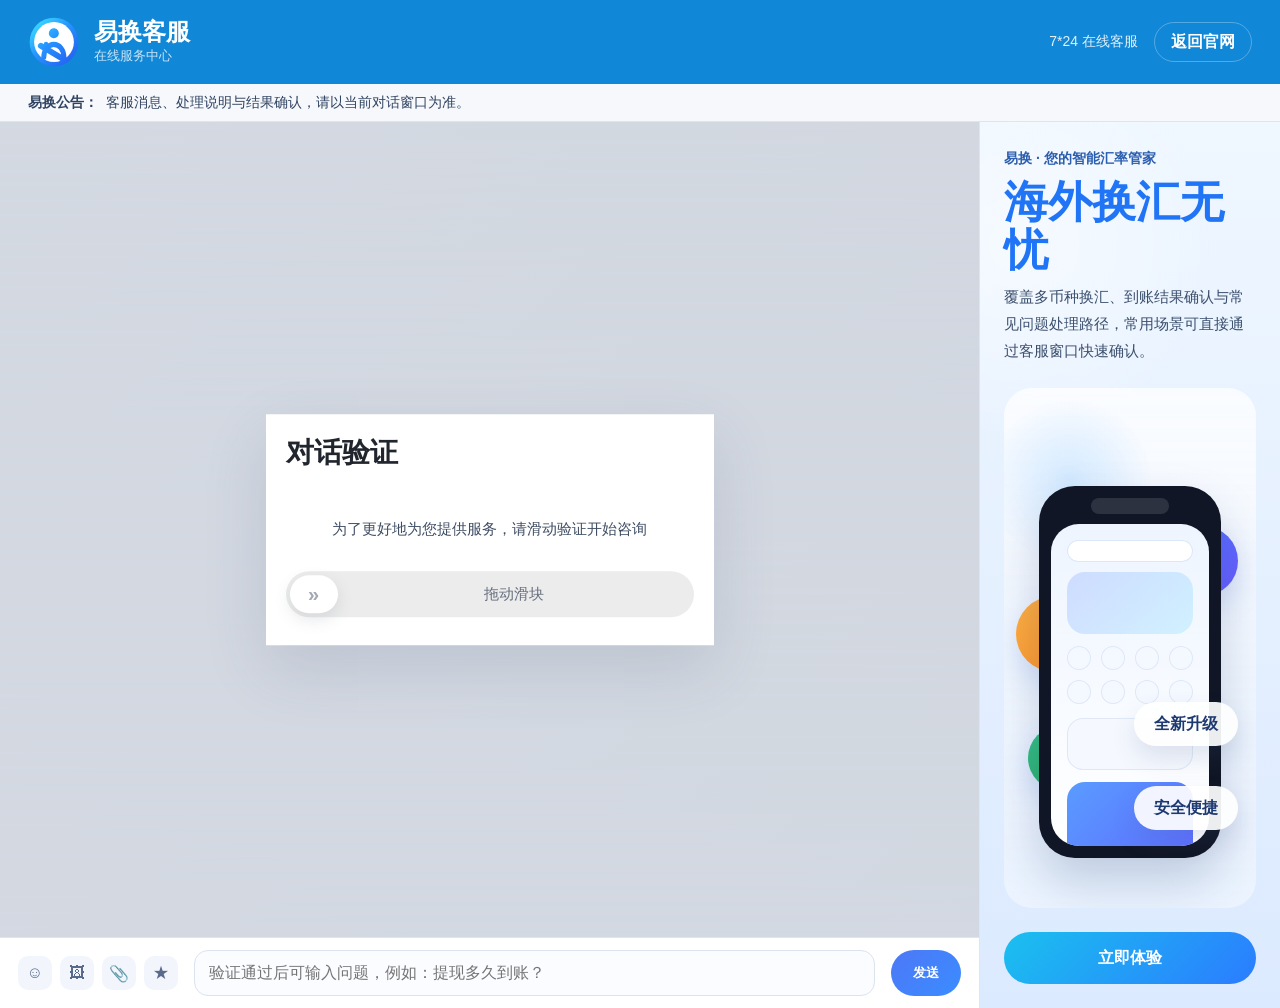
<file: support.html>
<!doctype html>
<html lang="zh-CN">
<head>
  <meta charset="UTF-8" />
  <meta name="viewport" content="width=device-width, initial-scale=1" />
  <title>在线客服 - 易换官网</title>
  <link rel="stylesheet" href="styles.css" />
</head>
<body data-page="support">
  <main class="support-page">
    <div class="support-shell">
      <header class="support-topbar">
        <a class="support-brand" href="index.html">
          <img src="brand-logo.svg" alt="易换" />
          <span class="support-brand-copy">
            <strong>易换客服</strong>
            <span>在线服务中心</span>
          </span>
        </a>
        <div class="support-top-actions">
          <span class="support-status">7*24 在线客服</span>
          <a class="support-return" href="index.html">返回官网</a>
        </div>
      </header>

      <div class="support-announcement">
        <span>易换公告：</span>
        <span>客服消息、处理说明与结果确认，请以当前对话窗口为准。</span>
      </div>

      <div class="support-workbench">
        <section class="support-chat-panel">
          <div class="support-chat-canvas">
            <div class="support-chat-overlay"></div>

            <div class="support-verify-card">
              <h1>对话验证</h1>
              <p>为了更好地为您提供服务，请滑动验证开始咨询</p>
              <div class="support-slider-demo" aria-hidden="true">
                <span class="support-slider-knob">»</span>
                <span class="support-slider-label">拖动滑块</span>
              </div>
            </div>
          </div>

          <div class="support-inputbar">
            <div class="support-toolset">
              <button class="support-tool-btn" type="button" aria-label="表情">☺</button>
              <button class="support-tool-btn" type="button" aria-label="图片">🖼</button>
              <button class="support-tool-btn" type="button" aria-label="附件">📎</button>
              <button class="support-tool-btn" type="button" aria-label="收藏">★</button>
            </div>
            <label class="support-input-wrap">
              <input type="text" placeholder="验证通过后可输入问题，例如：提现多久到账？" />
            </label>
            <button class="support-send-btn" type="button">发送</button>
          </div>
        </section>

        <aside class="support-promo-rail">
          <div class="support-promo-copy">
            <span class="support-promo-brand">易换 · 您的智能汇率管家</span>
            <h2>海外换汇无忧</h2>
            <p>覆盖多币种换汇、到账结果确认与常见问题处理路径，常用场景可直接通过客服窗口快速确认。</p>
          </div>

          <div class="support-promo-stage">
            <span class="support-promo-coin coin-a">$</span>
            <span class="support-promo-coin coin-b">₿</span>
            <span class="support-promo-coin coin-c">₮</span>

            <div class="support-promo-phone">
              <div class="support-promo-phone-top"></div>
              <div class="support-promo-phone-screen">
                <div class="support-promo-search"></div>
                <div class="support-promo-banner"></div>
                <div class="support-promo-grid">
                  <span></span><span></span><span></span><span></span>
                  <span></span><span></span><span></span><span></span>
                </div>
                <div class="support-promo-panel"></div>
                <div class="support-promo-footer"></div>
              </div>
            </div>

            <span class="support-promo-badge badge-upgrade">全新升级</span>
            <span class="support-promo-badge badge-safe">安全便捷</span>
          </div>

          <a class="support-promo-btn" href="index.html#download">立即体验</a>
        </aside>
      </div>
    </div>
  </main>

  <script src="site.js"></script>
</body>
</html>
</file>
<file: styles.css>
:root {
  --bg: #f4f7fb;
  --surface: #ffffff;
  --surface-soft: #f7fbff;
  --line: #dce6f5;
  --text: #12284a;
  --muted: #657892;
  --brand: #2166f3;
  --brand-deep: #184fc2;
  --brand-soft: #eaf2ff;
  --navy: #0f3977;
  --navy-deep: #0b2a59;
  --mint: #16aa84;
  --mint-soft: #dff8f0;
  --gold: #efb14b;
  --gold-soft: #fff0d3;
  --shadow: 0 12px 30px rgba(23, 53, 97, 0.08);
  --radius-xl: 36px;
  --radius-lg: 26px;
  --radius-md: 18px;
  --radius-sm: 12px;
  --max-width: 1280px;
  --font-sans: "MiSans", "Segoe UI", "PingFang SC", "Microsoft YaHei", sans-serif;
}

* {
  box-sizing: border-box;
}

html,
body {
  margin: 0;
  padding: 0;
}

body {
  font-family: var(--font-sans);
  color: var(--text);
  background:
    radial-gradient(circle at top left, rgba(60, 120, 255, 0.14), transparent 28%),
    linear-gradient(180deg, #eff5ff 0, #f5f8fd 180px, var(--bg) 180px, var(--bg) 100%);
}

a {
  color: inherit;
  text-decoration: none;
}

img {
  max-width: 100%;
  display: block;
}

.container {
  width: min(var(--max-width), calc(100% - 48px));
  margin: 0 auto;
}

.site-header {
  padding: 28px 0 20px;
  background: rgba(255, 255, 255, 0.94);
  backdrop-filter: blur(14px);
  border-bottom: 1px solid rgba(220, 230, 245, 0.72);
}

.header-inner {
  display: flex;
  align-items: center;
  justify-content: space-between;
  gap: 32px;
}

.header-main {
  display: flex;
  align-items: center;
  gap: 64px;
  min-height: 72px;
  flex: 1 1 auto;
  min-width: 0;
}

.brand {
  display: inline-flex;
  align-items: center;
  gap: 14px;
  white-space: nowrap;
}

.brand-mark {
  width: 74px;
  height: 74px;
  flex: 0 0 auto;
  background: url("brand-logo.svg") center / contain no-repeat;
}

.brand-copy {
  display: flex;
  align-items: center;
}

.brand-title {
  font-size: 31px;
  font-weight: 900;
  letter-spacing: -0.05em;
  color: #162544;
}

.brand-domain {
  display: none;
}

.main-nav {
  display: flex;
  align-items: center;
  gap: 30px;
  flex: 1 1 auto;
  flex-wrap: wrap;
}

.nav-link {
  position: relative;
  display: inline-flex;
  align-items: center;
  justify-content: center;
  min-height: 48px;
  padding: 0 2px;
  border-radius: 14px;
  color: #203250;
  font-size: 19px;
  font-weight: 800;
  letter-spacing: -0.02em;
  transition: color 0.18s ease, background-color 0.18s ease;
}

.nav-link::after {
  content: "";
  position: absolute;
  left: 50%;
  bottom: 2px;
  width: 0;
  height: 3px;
  border-radius: 999px;
  background: linear-gradient(90deg, #5d8bff 0%, #4371ef 100%);
  transform: translateX(-50%);
  transition: width 0.18s ease;
}

.nav-link:hover {
  color: #1f56df;
}

.nav-link:hover::after,
.nav-link.active::after {
  width: calc(100% - 6px);
}

.nav-link.active {
  color: #194fd1;
  background: rgba(79, 125, 246, 0.06);
}

.utility-nav {
  display: flex;
  align-items: center;
  gap: 18px;
  flex-wrap: wrap;
  color: #6f809b;
  font-size: 14px;
  flex: 0 0 auto;
  margin-left: auto;
}

.utility-item {
  display: inline-flex;
  align-items: center;
  gap: 8px;
  white-space: nowrap;
  opacity: 0.92;
}

.utility-icon {
  width: 18px;
  height: 18px;
  border-radius: 6px;
  background: linear-gradient(135deg, #dce9ff, #f1f6ff);
  border: 1px solid #c9daf7;
  display: inline-flex;
  align-items: center;
  justify-content: center;
  color: var(--brand);
  font-size: 11px;
  font-weight: 800;
}

.page-main {
  padding-bottom: 56px;
}

.hero-shell,
.page-hero,
.card,
.ticker,
.download-banner,
.article-shell,
.footer-shell,
.partner-tile,
.split-card {
  border: 1px solid var(--line);
  border-radius: var(--radius-xl);
  background: var(--surface);
  box-shadow: var(--shadow);
}

.hero-shell {
  display: grid;
  grid-template-columns: minmax(0, 1.05fr) minmax(360px, 0.95fr);
  gap: 24px;
  overflow: hidden;
  background: linear-gradient(110deg, #214dbe 0%, #2b65ea 52%, #478dff 100%);
  color: #ffffff;
  border-color: rgba(255, 255, 255, 0.1);
}

.hero-copy {
  padding: 72px 0 72px 72px;
}

.eyebrow {
  display: inline-flex;
  align-items: center;
  gap: 8px;
  padding: 8px 12px;
  border-radius: 999px;
  background: rgba(255, 255, 255, 0.14);
  border: 1px solid rgba(255, 255, 255, 0.16);
  font-size: 12px;
  font-weight: 700;
  letter-spacing: 0.08em;
}

.hero-title,
.page-hero-title {
  margin: 18px 0 14px;
  font-size: 66px;
  line-height: 1.02;
  letter-spacing: -0.06em;
}

.hero-subtitle,
.page-hero-copy {
  margin: 0;
  max-width: 680px;
  color: rgba(255, 255, 255, 0.88);
  font-size: 17px;
  line-height: 1.82;
}

.hero-actions {
  display: flex;
  gap: 14px;
  flex-wrap: wrap;
  margin-top: 30px;
}

.primary-btn,
.ghost-btn {
  display: inline-flex;
  align-items: center;
  justify-content: center;
  min-height: 54px;
  padding: 0 28px;
  border-radius: 18px;
  font-size: 16px;
  font-weight: 800;
  transition: 0.18s ease;
}

.primary-btn {
  background: #ffffff;
  color: var(--brand-deep);
}

.primary-btn:hover {
  transform: translateY(-1px);
}

.ghost-btn {
  background: rgba(255, 255, 255, 0.14);
  color: #ffffff;
  border: 1px solid rgba(255, 255, 255, 0.18);
}

.metric-row {
  display: flex;
  gap: 12px;
  flex-wrap: wrap;
  margin-top: 34px;
}

.metric-pill {
  display: inline-flex;
  align-items: center;
  gap: 10px;
  padding: 12px 16px;
  border-radius: 999px;
  background: rgba(10, 33, 84, 0.18);
  border: 1px solid rgba(255, 255, 255, 0.12);
  font-size: 14px;
  font-weight: 700;
}

.hero-art {
  position: relative;
  min-height: 620px;
}

.phone {
  position: absolute;
  bottom: 0;
  border-radius: 38px;
  background: #0d1423;
  padding: 10px;
  box-shadow: 0 24px 48px rgba(7, 22, 57, 0.3);
}

.phone.large {
  right: 56px;
  width: 250px;
  transform: rotate(-1deg);
}

.phone.small {
  right: 220px;
  bottom: 56px;
  width: 214px;
  transform: rotate(1deg);
}

.phone-screen {
  min-height: 480px;
  border-radius: 30px;
  overflow: hidden;
  background: linear-gradient(180deg, #dff0ff 0, #eef6ff 92px, #f8fbff 92px, #f8fbff 100%);
  border: 1px solid #c9daf7;
}

.phone-screen.small-screen {
  min-height: 420px;
}

.phone-top {
  height: 24px;
  margin: 14px auto 8px;
  width: 42%;
  border-radius: 999px;
  background: #0d1423;
}

.phone-inner {
  padding: 0 14px 16px;
}

.mini-search {
  height: 34px;
  border-radius: 999px;
  background: rgba(255, 255, 255, 0.86);
  border: 1px solid #d4e3f7;
}

.mini-tabs {
  display: flex;
  gap: 14px;
  margin: 14px 0 12px;
  color: #4f6e96;
  font-size: 12px;
  font-weight: 700;
}

.mini-tabs span.is-active {
  color: var(--brand);
}

.mini-banner {
  min-height: 104px;
  border-radius: 22px;
  background: linear-gradient(135deg, #2f6df0 0%, #4ca1ff 100%);
}

.mini-chart {
  min-height: 104px;
  border-radius: 20px;
  background:
    linear-gradient(180deg, rgba(91, 144, 255, 0.12), rgba(91, 144, 255, 0)),
    #ffffff;
  border: 1px solid #d9e6f9;
  position: relative;
}

.mini-chart::after {
  content: "";
  position: absolute;
  left: 12px;
  right: 12px;
  top: 46px;
  height: 2px;
  background: linear-gradient(90deg, rgba(45, 111, 255, 0.7), rgba(45, 111, 255, 0.15));
  border-radius: 999px;
}

.mini-grid {
  display: grid;
  grid-template-columns: repeat(4, minmax(0, 1fr));
  gap: 10px;
  margin-top: 14px;
  min-height: 74px;
}

.mini-grid::before {
  content: "";
  grid-column: 1 / -1;
  border-radius: 18px;
  background:
    linear-gradient(90deg, transparent 0 6%, #ffffff 6% 21%, transparent 21% 27%, #ffffff 27% 42%, transparent 42% 48%, #ffffff 48% 63%, transparent 63% 69%, #ffffff 69% 84%, transparent 84%),
    linear-gradient(180deg, rgba(79, 124, 247, 0.08), rgba(79, 124, 247, 0.02));
  border: 1px solid #dce7f7;
}

.mini-tile {
  min-height: 74px;
  border-radius: 18px;
  background: #ffffff;
  border: 1px solid #dce7f7;
}

.mini-panel {
  min-height: 120px;
  margin-top: 14px;
  border-radius: 22px;
  background: #ffffff;
  border: 1px solid #dce7f7;
}

.mini-strip {
  min-height: 16px;
  margin-top: 12px;
  border-radius: 999px;
  background: linear-gradient(90deg, rgba(79, 124, 247, 0.86), rgba(79, 124, 247, 0.14));
}

.ticker {
  display: flex;
  align-items: center;
  gap: 18px;
  padding: 18px 28px;
  margin-top: 18px;
  background: #0b3d74;
  color: #ffffff;
  border-color: rgba(255, 255, 255, 0.08);
}

.ticker-badge {
  flex: 0 0 auto;
  display: inline-flex;
  align-items: center;
  justify-content: center;
  min-width: 60px;
  min-height: 30px;
  border-radius: 999px;
  border: 1px solid #ffe166;
  color: #ffe166;
  font-size: 12px;
  font-weight: 800;
}

.ticker-track {
  display: flex;
  gap: 22px;
  overflow: hidden;
  white-space: nowrap;
  font-size: 16px;
  font-weight: 700;
}

.ticker-track span {
  position: relative;
  padding-left: 16px;
}

.ticker-track span::before {
  content: "";
  position: absolute;
  left: 0;
  top: 50%;
  width: 6px;
  height: 6px;
  margin-top: -3px;
  border-radius: 999px;
  background: rgba(255, 255, 255, 0.86);
}

.section {
  padding: 64px 0 0;
}

.section-head {
  display: flex;
  align-items: flex-end;
  justify-content: space-between;
  gap: 18px;
  margin-bottom: 22px;
  flex-wrap: wrap;
}

.section-title {
  margin: 0;
  font-size: 40px;
  letter-spacing: -0.05em;
  color: var(--navy-deep);
}

.section-copy {
  margin: 10px 0 0;
  max-width: 760px;
  color: var(--muted);
  font-size: 15px;
  line-height: 1.84;
}

.link-more {
  color: var(--brand);
  font-size: 15px;
  font-weight: 800;
  white-space: nowrap;
}

.grid-two,
.grid-three,
.grid-four {
  display: grid;
  gap: 18px;
}

.grid-two {
  grid-template-columns: repeat(2, minmax(0, 1fr));
}

.grid-three {
  grid-template-columns: repeat(3, minmax(0, 1fr));
}

.grid-four {
  grid-template-columns: repeat(4, minmax(0, 1fr));
}

.card,
.split-card,
.partner-tile {
  padding: 22px;
}

.card h3,
.split-card h3,
.partner-tile h3 {
  margin: 0 0 10px;
  font-size: 24px;
  letter-spacing: -0.04em;
  color: var(--navy-deep);
}

.card h4,
.timeline-step h4,
.faq-item h4 {
  margin: 0 0 8px;
  font-size: 18px;
  color: var(--navy-deep);
}

.card p,
.split-card p,
.partner-tile p,
.faq-item p,
.timeline-step p,
.note-copy,
.article-copy,
.footer-copy,
.small-copy {
  margin: 0;
  color: var(--muted);
  font-size: 14px;
  line-height: 1.82;
}

.pill-row {
  display: flex;
  gap: 8px;
  flex-wrap: wrap;
  margin-bottom: 12px;
}

.pill {
  display: inline-flex;
  align-items: center;
  padding: 6px 10px;
  border-radius: 999px;
  font-size: 12px;
  font-weight: 800;
}

.pill.blue {
  background: var(--brand-soft);
  color: var(--brand);
}

.pill.green {
  background: var(--mint-soft);
  color: #0d7f61;
}

.pill.gold {
  background: var(--gold-soft);
  color: #9a6710;
}

.pill-list {
  display: flex;
  flex-wrap: wrap;
  gap: 8px;
  margin-top: 14px;
}

.bullet-list {
  margin: 14px 0 0;
  padding-left: 18px;
  color: var(--muted);
  font-size: 14px;
  line-height: 1.78;
}

.bullet-list li {
  margin-bottom: 8px;
}

.rate-panel {
  display: grid;
  gap: 16px;
}

.rate-grid {
  display: grid;
  grid-template-columns: repeat(4, minmax(0, 1fr));
  gap: 18px;
}

.rate-card {
  padding: 20px;
  border-radius: 22px;
  border: 1px solid var(--line);
  background: linear-gradient(180deg, #fcfeff 0%, #f7fbff 100%);
  box-shadow: var(--shadow);
}

.rate-card h3 {
  margin: 0 0 8px;
  font-size: 16px;
  color: #58719a;
}

.rate-value {
  font-size: 34px;
  font-weight: 800;
  letter-spacing: -0.05em;
  color: var(--navy-deep);
}

.rate-note {
  margin-top: 10px;
  color: #5f7497;
  font-size: 13px;
}

.table-shell {
  overflow: hidden;
  border-radius: 24px;
  border: 1px solid var(--line);
  box-shadow: var(--shadow);
  background: var(--surface);
}

.rate-table {
  width: 100%;
  border-collapse: collapse;
}

.rate-table th,
.rate-table td {
  padding: 16px 18px;
  border-bottom: 1px solid #e7eef8;
  text-align: left;
  font-size: 14px;
}

.rate-table th {
  background: #f5f9ff;
  color: #557091;
  font-size: 13px;
  font-weight: 800;
}

.rate-table tr:last-child td {
  border-bottom: 0;
}

.split-card {
  display: grid;
  grid-template-columns: minmax(0, 1.1fr) minmax(280px, 0.9fr);
  gap: 18px;
}

.split-panel {
  padding: 18px;
  border-radius: 22px;
  background: #f8fbff;
  border: 1px solid #dbe6f7;
}

.service-grid {
  display: grid;
  grid-template-columns: repeat(3, minmax(0, 1fr));
  gap: 18px;
}

.service-icon,
.scene-icon {
  width: 48px;
  height: 48px;
  border-radius: 16px;
  background: linear-gradient(135deg, #e7f1ff 0%, #d8e7ff 100%);
  border: 1px solid #cfe0fb;
  margin-bottom: 16px;
}

.timeline {
  display: grid;
  grid-template-columns: repeat(4, minmax(0, 1fr));
  gap: 16px;
}

.timeline-step {
  position: relative;
  padding: 20px;
  border-radius: 24px;
  border: 1px solid var(--line);
  background: #ffffff;
  box-shadow: var(--shadow);
}

.timeline-step::before {
  content: attr(data-step);
  display: inline-flex;
  align-items: center;
  justify-content: center;
  width: 34px;
  height: 34px;
  margin-bottom: 12px;
  border-radius: 999px;
  background: var(--brand-soft);
  color: var(--brand);
  font-size: 14px;
  font-weight: 800;
}

.partner-wall {
  display: grid;
  grid-template-columns: repeat(5, minmax(0, 1fr));
  gap: 16px;
}

.partner-tile {
  min-height: 152px;
  display: grid;
  gap: 10px;
  align-content: start;
}

.partner-mark {
  width: 52px;
  height: 52px;
  border-radius: 16px;
  background: linear-gradient(135deg, #1f6bff 0%, #46a0ff 100%);
  color: #ffffff;
  display: inline-flex;
  align-items: center;
  justify-content: center;
  font-size: 16px;
  font-weight: 800;
}

.academy-card {
  padding: 22px;
  border-radius: 24px;
  border: 1px solid var(--line);
  background: linear-gradient(180deg, #ffffff 0%, #f7fbff 100%);
  box-shadow: var(--shadow);
}

.academy-card h3 {
  margin: 12px 0 10px;
  font-size: 22px;
  letter-spacing: -0.04em;
}

.academy-paths {
  display: grid;
  grid-template-columns: repeat(3, minmax(0, 1fr));
  gap: 18px;
}

.path-card {
  padding: 24px;
  border-radius: 28px;
  background: #ffffff;
  border: 1px solid var(--line);
  box-shadow: var(--shadow);
}

.faq-list {
  display: grid;
  gap: 14px;
}

.faq-item {
  padding: 18px 20px;
  border-radius: 20px;
  background: #ffffff;
  border: 1px solid var(--line);
  box-shadow: var(--shadow);
}

.download-banner {
  display: grid;
  grid-template-columns: minmax(0, 1.1fr) minmax(280px, 0.9fr);
  gap: 18px;
  padding: 28px;
  background: linear-gradient(135deg, #0d3c7e 0%, #1f61e8 100%);
  color: #ffffff;
  border-color: rgba(255, 255, 255, 0.08);
}

.download-banner h2 {
  margin: 0 0 10px;
  font-size: 42px;
  letter-spacing: -0.05em;
}

.download-banner p {
  margin: 0;
  color: rgba(255, 255, 255, 0.88);
  font-size: 15px;
  line-height: 1.84;
}

.qr-box {
  width: 164px;
  aspect-ratio: 1;
  border-radius: 22px;
  background:
    linear-gradient(90deg, #ffffff 18px, transparent 18px) 0 0 / 36px 36px,
    linear-gradient(#ffffff 18px, transparent 18px) 0 0 / 36px 36px,
    linear-gradient(90deg, transparent 18px, #d9e7ff 18px) 0 0 / 36px 36px,
    linear-gradient(transparent 18px, #d9e7ff 18px) 0 0 / 36px 36px,
    #ffffff;
  padding: 18px;
  border: 1px solid rgba(255, 255, 255, 0.3);
  box-shadow: 0 18px 40px rgba(7, 22, 57, 0.22);
}

.qr-box::after {
  content: "APP";
  display: flex;
  align-items: center;
  justify-content: center;
  height: 100%;
  border-radius: 14px;
  background: #f3f7ff;
  color: #3057a8;
  font-size: 22px;
  font-weight: 800;
  letter-spacing: 0.18em;
}

.footer-shell {
  margin-top: 64px;
  padding: 28px;
  background: linear-gradient(180deg, #ffffff 0%, #f7fbff 100%);
}

.footer-grid {
  display: grid;
  grid-template-columns: minmax(260px, 1.2fr) repeat(3, minmax(0, 1fr));
  gap: 24px;
}

.footer-brand {
  display: grid;
  gap: 14px;
}

.footer-copy {
  max-width: 420px;
}

.footer-title {
  margin: 0 0 10px;
  font-size: 16px;
  color: var(--navy-deep);
}

.footer-links {
  display: grid;
  gap: 10px;
  color: var(--muted);
  font-size: 14px;
}

.footer-bottom {
  margin-top: 24px;
  padding-top: 20px;
  border-top: 1px solid #e7eef8;
  display: flex;
  justify-content: space-between;
  gap: 12px;
  flex-wrap: wrap;
  color: #6f839f;
  font-size: 13px;
}

.page-hero {
  padding: 56px;
  background: linear-gradient(135deg, #0d3c7e 0%, #1e5fe3 48%, #4a93ff 100%);
  color: #ffffff;
  overflow: hidden;
}

.page-hero-title {
  color: #ffffff;
  max-width: 880px;
}

.page-hero-copy {
  max-width: 740px;
}

.hero-kpis {
  display: flex;
  gap: 12px;
  flex-wrap: wrap;
  margin-top: 26px;
}

.kpi {
  padding: 14px 16px;
  border-radius: 20px;
  background: rgba(255, 255, 255, 0.14);
  border: 1px solid rgba(255, 255, 255, 0.16);
  min-width: 180px;
}

.kpi strong {
  display: block;
  font-size: 28px;
  margin-bottom: 4px;
}

.kpi span {
  display: block;
  font-size: 13px;
  color: rgba(255, 255, 255, 0.84);
}

.article-shell {
  padding: 28px;
}

.article-crumb {
  color: #5c7398;
  font-size: 13px;
  font-weight: 700;
}

.article-title {
  margin: 14px 0 10px;
  font-size: 48px;
  letter-spacing: -0.05em;
  color: var(--navy-deep);
}

.article-copy {
  max-width: 820px;
}

.article-hero {
  display: grid;
  grid-template-columns: minmax(0, 1.05fr) minmax(300px, 0.95fr);
  gap: 18px;
  margin-top: 24px;
}

.video-box {
  min-height: 360px;
  padding: 24px;
  border-radius: 28px;
  background: linear-gradient(135deg, #103b7a 0%, #1f5fe3 100%);
  color: #ffffff;
  display: grid;
  align-content: space-between;
  gap: 18px;
}

.video-box strong {
  display: block;
  font-size: 34px;
  line-height: 1.1;
  letter-spacing: -0.05em;
}

.video-play {
  display: inline-flex;
  align-items: center;
  gap: 10px;
  width: fit-content;
  padding: 10px 14px;
  border-radius: 999px;
  background: rgba(255, 255, 255, 0.14);
  border: 1px solid rgba(255, 255, 255, 0.18);
  font-size: 13px;
  font-weight: 800;
}

.video-play::before {
  content: ">";
  display: inline-flex;
  align-items: center;
  justify-content: center;
  width: 28px;
  height: 28px;
  border-radius: 999px;
  background: rgba(255, 255, 255, 0.92);
  color: #1d59d7;
  font-size: 12px;
  font-weight: 800;
}

.article-side {
  display: grid;
  gap: 16px;
}

.info-box {
  padding: 20px;
  border-radius: 24px;
  background: #ffffff;
  border: 1px solid var(--line);
  box-shadow: var(--shadow);
}

.info-grid {
  display: grid;
  grid-template-columns: 1fr 1fr;
  gap: 10px;
  margin-top: 14px;
}

.info-item {
  padding: 12px 14px;
  border-radius: 16px;
  background: #f8fbff;
  border: 1px solid #dde8f8;
}

.info-item span {
  display: block;
  margin-bottom: 5px;
  color: var(--muted);
  font-size: 12px;
}

.info-item strong {
  display: block;
  font-size: 15px;
}

.article-layout {
  display: grid;
  grid-template-columns: minmax(0, 1.04fr) minmax(280px, 0.96fr);
  gap: 18px;
  margin-top: 24px;
}

.chapter-list,
.step-stack,
.side-stack {
  display: grid;
  gap: 14px;
}

.chapter-card,
.step-block,
.note-card {
  padding: 18px;
  border-radius: 22px;
  background: #ffffff;
  border: 1px solid var(--line);
  box-shadow: var(--shadow);
}

.chapter-card {
  display: flex;
  justify-content: space-between;
  gap: 12px;
}

.chapter-card span {
  color: var(--muted);
  font-size: 12px;
  white-space: nowrap;
}

.step-block strong {
  display: block;
  margin-bottom: 8px;
  font-size: 18px;
  color: var(--navy-deep);
}

.note-card h4 {
  margin: 0 0 8px;
  font-size: 18px;
}

.article-cta {
  margin-top: 24px;
  display: flex;
  gap: 12px;
  flex-wrap: wrap;
}

@media (max-width: 1180px) {
  .header-inner,
  .header-main {
    flex-wrap: wrap;
  }

  .hero-shell,
  .split-card,
  .download-banner,
  .article-hero,
  .article-layout {
    grid-template-columns: 1fr;
  }

  .hero-copy {
    padding: 56px 56px 0;
  }

  .hero-art {
    min-height: 540px;
  }

  .phone.large {
    right: 72px;
  }

  .phone.small {
    right: 260px;
  }

  .grid-four,
  .rate-grid,
  .partner-wall {
    grid-template-columns: repeat(2, minmax(0, 1fr));
  }

  .grid-three,
  .service-grid,
  .academy-paths,
  .timeline {
    grid-template-columns: 1fr 1fr;
  }

  .footer-grid {
    grid-template-columns: 1fr 1fr;
  }
}

@media (max-width: 760px) {
  .container {
    width: min(var(--max-width), calc(100% - 24px));
  }

  .site-header {
    padding: 12px 0;
  }

  .hero-title,
  .page-hero-title,
  .article-title {
    font-size: 42px;
  }

  .hero-copy,
  .page-hero {
    padding: 34px 24px;
  }

  .hero-art {
    min-height: 460px;
  }

  .phone.large {
    right: 18px;
    width: 214px;
  }

  .phone.small {
    right: 156px;
    width: 186px;
    bottom: 52px;
  }

  .grid-two,
  .grid-three,
  .grid-four,
  .rate-grid,
  .service-grid,
  .partner-wall,
  .academy-paths,
  .timeline,
  .footer-grid,
  .info-grid {
    grid-template-columns: 1fr;
  }

  .main-nav,
  .utility-nav {
    gap: 10px;
  }

  .nav-link {
    min-height: 38px;
    padding: 0 14px;
    font-size: 14px;
  }

  .ticker {
    padding: 14px 18px;
    flex-direction: column;
    align-items: flex-start;
  }

  .section {
    padding-top: 48px;
  }
}

body[data-page="home"] {
  background: #ffffff;
}

.home-main {
  padding-bottom: 0;
}

.home-utility-nav {
  gap: 14px;
  color: #2c3444;
}

.utility-text {
  gap: 6px;
  font-size: 14px;
}

.utility-mark,
.flag-chip,
.utility-caret {
  font-size: 14px;
  line-height: 1;
}

.icon-device,
.icon-headset {
  position: relative;
  width: 14px;
  height: 14px;
  display: inline-block;
}

.icon-device::before,
.icon-headset::before,
.icon-headset::after {
  content: "";
  position: absolute;
}

.icon-device::before {
  inset: 0;
  border: 2px solid #1f2430;
  border-radius: 3px;
}

.icon-device::after {
  content: "";
  position: absolute;
  left: 4px;
  right: 4px;
  bottom: -3px;
  height: 2px;
  background: #1f2430;
  border-radius: 999px;
}

.icon-headset::before {
  inset: 1px 1px 4px;
  border: 2px solid #1f2430;
  border-bottom: 0;
  border-radius: 10px 10px 0 0;
}

.icon-headset::after {
  left: 2px;
  right: 2px;
  bottom: 1px;
  height: 6px;
  border-left: 2px solid #1f2430;
  border-right: 2px solid #1f2430;
  border-radius: 0 0 6px 6px;
}

.home-hero-section {
  padding-top: 18px;
}

.home-hero {
  display: grid;
  grid-template-columns: minmax(0, 1.02fr) minmax(320px, 0.98fr);
  gap: clamp(24px, 2.8vw, 36px);
  min-height: clamp(520px, 46vw, 596px);
  padding: 0 0 0 clamp(24px, 4vw, 64px);
  border-radius: 0;
  overflow: hidden;
  background: linear-gradient(135deg, #2350c7 0%, #2f65ec 52%, #4d93ff 100%);
  color: #ffffff;
}

.home-hero-copy {
  align-self: center;
  max-width: 620px;
  padding: clamp(36px, 4vw, 52px) 0;
}

.home-hero-title {
  margin: 0;
  font-size: clamp(48px, 5vw, 64px);
  line-height: 1.08;
  letter-spacing: -0.08em;
  color: #ffffff;
}

.home-hero-en {
  margin: 24px 0 12px;
  font-size: 22px;
  font-weight: 700;
  color: rgba(255, 255, 255, 0.96);
}

.home-hero-desc {
  margin: 24px 0 0;
  max-width: 620px;
  font-size: clamp(17px, 1.6vw, 21px);
  line-height: 1.72;
  color: rgba(255, 255, 255, 0.94);
}

.home-hero-actions {
  display: flex;
  gap: 18px;
  flex-wrap: wrap;
  margin-top: 34px;
}

.hero-solid-btn,
.hero-soft-btn {
  display: inline-flex;
  align-items: center;
  justify-content: center;
  min-width: clamp(190px, 17vw, 248px);
  min-height: clamp(58px, 4.8vw, 68px);
  padding: 0 24px;
  border-radius: 15px;
  font-size: clamp(17px, 1.45vw, 20px);
  font-weight: 800;
}

.hero-solid-btn {
  background: #ffffff;
  color: #2157d4;
}

.hero-soft-btn {
  background: rgba(255, 255, 255, 0.2);
  color: #ffffff;
}

.home-stat-row {
  display: flex;
  gap: 14px 18px;
  flex-wrap: wrap;
  margin-top: 34px;
}

.home-stat-pill {
  display: inline-flex;
  align-items: center;
  min-height: 38px;
  padding: 0 14px;
  border-radius: 999px;
  border: 1px solid rgba(255, 255, 255, 0.16);
  background: rgba(11, 30, 79, 0.12);
  font-size: clamp(14px, 1.05vw, 15px);
  font-weight: 700;
  color: rgba(255, 255, 255, 0.96);
}

.home-hero-visual {
  position: relative;
  min-height: clamp(520px, 46vw, 596px);
}

.home-hero-visual .phone.large {
  right: clamp(40px, 7vw, 98px);
  width: clamp(214px, 18vw, 238px);
  bottom: -8px;
}

.home-hero-visual .phone.small {
  right: clamp(190px, 18vw, 254px);
  width: clamp(186px, 16vw, 214px);
  bottom: clamp(22px, 2.6vw, 34px);
}

.home-news {
  display: grid;
  grid-template-columns: auto minmax(0, 1fr) auto;
  align-items: center;
  gap: 20px;
  min-height: clamp(74px, 6vw, 88px);
  padding: 0 30px;
  background: #0a3a72;
  color: #ffffff;
}

.home-news-list {
  display: flex;
  align-items: center;
  justify-content: space-between;
  gap: 34px;
  overflow: hidden;
  white-space: nowrap;
  font-size: 16px;
  font-weight: 700;
}

.home-news-list span {
  position: relative;
  padding-left: 22px;
  flex: 1 1 0;
  min-width: 0;
  overflow: hidden;
  text-overflow: ellipsis;
}

.home-news-list span::before {
  content: "";
  position: absolute;
  left: 0;
  top: 50%;
  width: 8px;
  height: 8px;
  margin-top: -4px;
  border-radius: 999px;
  background: rgba(255, 255, 255, 0.9);
}

.home-news-more {
  font-size: 18px;
  font-weight: 800;
}

.home-security-section,
.home-calculator-section,
.home-merchant-section,
.home-proof-section {
  padding-top: 0;
}

.security-shell {
  display: grid;
  grid-template-columns: minmax(0, 1.05fr) minmax(0, 0.95fr);
  gap: clamp(28px, 3.8vw, 52px);
  padding: clamp(34px, 4vw, 54px) 18px clamp(32px, 3.2vw, 44px);
  background: #f4f8ff;
  border-top: 14px solid #214b9e;
  border-bottom: 12px solid #5874ff;
}

.security-visual {
  display: flex;
  align-items: center;
  justify-content: center;
  min-height: clamp(360px, 34vw, 480px);
}

.security-board {
  position: relative;
  width: 100%;
  min-height: clamp(320px, 30vw, 420px);
  border-radius: 0;
  background: linear-gradient(180deg, #d8e2ff 0%, #d7e5ff 100%);
  box-shadow: inset 0 0 0 16px rgba(255, 255, 255, 0.34);
  overflow: hidden;
}

.security-panel {
  position: absolute;
  border-radius: 28px;
  background: rgba(255, 255, 255, 0.5);
  border: 1px solid rgba(255, 255, 255, 0.7);
}

.security-panel-a {
  inset: 40px 44px auto auto;
  width: 170px;
  height: 120px;
}

.security-panel-b {
  left: 68px;
  right: 80px;
  top: 116px;
  height: 168px;
}

.security-panel-c {
  left: 108px;
  bottom: 52px;
  width: 188px;
  height: 110px;
}

.security-chip {
  position: absolute;
  display: inline-flex;
  align-items: center;
  justify-content: center;
  min-width: 74px;
  min-height: 34px;
  padding: 0 12px;
  border-radius: 999px;
  background: rgba(255, 255, 255, 0.86);
  box-shadow: 0 10px 24px rgba(79, 110, 187, 0.14);
  color: #4e67d5;
  font-size: 13px;
  font-weight: 800;
  letter-spacing: 0.06em;
}

.chip-a {
  left: 74px;
  top: 72px;
}

.chip-b {
  right: 78px;
  top: 96px;
}

.chip-c {
  right: 126px;
  bottom: 62px;
}

.security-shield {
  position: absolute;
  left: 50%;
  top: 50%;
  width: 132px;
  height: 156px;
  transform: translate(-50%, -54%);
  border-radius: 60px 60px 38px 38px;
  background: linear-gradient(180deg, #ffffff 0%, #eaf2ff 100%);
  box-shadow: 0 24px 44px rgba(80, 114, 205, 0.18);
}

.security-shield::before {
  content: "";
  position: absolute;
  inset: 18px 28px 30px;
  border-radius: 28px 28px 18px 18px;
  background: linear-gradient(180deg, #2a61ed 0%, #5b92ff 100%);
}

.security-dot {
  position: absolute;
  right: 110px;
  bottom: 88px;
  width: 14px;
  height: 14px;
  border-radius: 999px;
  background: #ffffff;
  box-shadow: 26px -18px 0 0 rgba(255, 255, 255, 0.7);
}

.security-copy {
  align-self: center;
}

.security-copy h2,
.merchant-shell h2,
.proof-testimonials h2 {
  margin: 0;
  font-size: clamp(42px, 4vw, 54px);
  line-height: 1.16;
  letter-spacing: -0.06em;
  color: #16213a;
}

.security-copy p,
.proof-copy-block p {
  margin: 24px 0 0;
  font-size: clamp(17px, 1.5vw, 20px);
  line-height: 1.78;
  color: #49576c;
}

.country-line,
.security-stats {
  display: flex;
  gap: 24px;
  flex-wrap: wrap;
  margin-top: 28px;
  font-size: 16px;
  font-weight: 700;
  color: #1c2435;
}

.security-note {
  margin-top: 30px;
  font-size: 16px;
  color: #6a7484;
}

.calculator-shell {
  display: grid;
  grid-template-columns: minmax(0, 0.98fr) minmax(340px, 0.92fr);
  gap: clamp(28px, 3.6vw, 48px);
  padding: clamp(34px, 4vw, 58px) clamp(24px, 3.8vw, 54px);
  background:
    radial-gradient(circle at 32% 78%, rgba(255, 255, 255, 0.14), transparent 30%),
    linear-gradient(135deg, #6074e5 0%, #637cfa 52%, #7c8cff 100%);
  color: #ffffff;
}

.calculator-copy {
  align-self: center;
}

.calculator-copy h2 {
  margin: 0;
  font-size: clamp(54px, 6vw, 82px);
  line-height: 1.02;
  letter-spacing: -0.08em;
}

.calculator-copy p {
  margin: 30px 0 0;
  max-width: 650px;
  font-size: clamp(18px, 1.7vw, 22px);
  line-height: 1.7;
  color: rgba(255, 255, 255, 0.84);
}

.speed-list {
  display: grid;
  gap: 22px;
  margin-top: clamp(40px, 5vw, 72px);
}

.speed-item {
  display: flex;
  align-items: baseline;
  gap: 26px;
}

.speed-item strong {
  font-size: clamp(52px, 5vw, 74px);
  line-height: 1;
  letter-spacing: -0.08em;
}

.speed-item span {
  font-size: clamp(24px, 2.6vw, 34px);
  font-weight: 700;
}

.calculator-card {
  padding: clamp(24px, 2.4vw, 34px) clamp(22px, 2.4vw, 34px) clamp(22px, 2vw, 28px);
  border-radius: clamp(26px, 2.4vw, 34px);
  background: #ffffff;
  color: #19223a;
  box-shadow: 0 30px 54px rgba(31, 52, 111, 0.18);
}

.calculator-card-head {
  display: flex;
  align-items: center;
  justify-content: space-between;
  gap: 14px;
}

.calculator-card h3 {
  margin: 0;
  font-size: 32px;
  color: #5f79ee;
}

.calc-live {
  display: inline-flex;
  align-items: center;
  justify-content: center;
  min-height: 34px;
  padding: 0 12px;
  border-radius: 999px;
  background: #eef4ff;
  color: #5f79ee;
  font-size: 13px;
  font-weight: 800;
}

.calc-label {
  font-size: 15px;
  font-weight: 700;
  color: #8791a2;
}

.calc-label-row {
  display: flex;
  align-items: center;
  justify-content: space-between;
  gap: 12px;
  margin-top: 26px;
}

.calc-side-note {
  font-size: 13px;
  color: #9ca8bb;
}

.calc-row {
  display: flex;
  align-items: center;
  justify-content: space-between;
  gap: 16px;
  min-height: 92px;
  padding: 0 22px;
  margin-top: 12px;
  border-radius: 24px;
  background: #f2f7ff;
  border: 1px solid #e2ebf8;
}

.calc-currency-picker {
  position: relative;
  display: inline-flex;
  align-items: center;
  gap: 12px;
  min-width: 0;
}

.calc-coin {
  width: 32px;
  height: 32px;
  border-radius: 999px;
  display: inline-flex;
  align-items: center;
  justify-content: center;
  font-size: 18px;
  font-weight: 800;
  flex: 0 0 auto;
  line-height: 1;
}

.flag-coin {
  background: #ffffff;
  box-shadow: inset 0 0 0 1px #dfe7f5;
}

.usdt-coin {
  background: linear-gradient(135deg, #34b37f, #58c798);
  color: #ffffff;
}

.calc-select {
  min-width: 112px;
  padding: 0 22px 0 0;
  border: 0;
  background: transparent;
  color: #14253f;
  font-size: 20px;
  font-weight: 800;
  font-family: inherit;
  appearance: none;
  background-image:
    linear-gradient(45deg, transparent 50%, #93a0b5 50%),
    linear-gradient(135deg, #93a0b5 50%, transparent 50%);
  background-position:
    calc(100% - 14px) calc(50% - 3px),
    calc(100% - 9px) calc(50% - 3px);
  background-size: 5px 5px, 5px 5px;
  background-repeat: no-repeat;
  cursor: pointer;
}

.calc-select:focus,
.calc-input:focus,
.calc-shortcut:focus,
.calc-swap:focus {
  outline: none;
}

.calc-row:focus-within {
  border-color: #bfd2fb;
  box-shadow: inset 0 0 0 1px rgba(95, 121, 238, 0.1);
}

.calc-amount-shell {
  flex: 1 1 auto;
  min-width: 0;
  display: flex;
  justify-content: flex-end;
}

.calc-input {
  width: 100%;
  max-width: 220px;
  border: 0;
  background: transparent;
  text-align: right;
  color: #14253f;
  font-size: 44px;
  line-height: 1;
  letter-spacing: -0.08em;
  font-weight: 800;
  font-family: inherit;
}

.calc-input::-webkit-outer-spin-button,
.calc-input::-webkit-inner-spin-button {
  -webkit-appearance: none;
  margin: 0;
}

.calc-input[type="number"] {
  -moz-appearance: textfield;
}

.calc-number {
  font-size: 42px;
  line-height: 1;
  letter-spacing: -0.08em;
}

.calc-number-soft {
  color: #8f9cb2;
}

.calc-shortcuts {
  display: grid;
  grid-template-columns: repeat(3, minmax(0, 1fr));
  gap: 12px;
  margin-top: 16px;
}

.calc-shortcut {
  display: inline-flex;
  align-items: center;
  justify-content: center;
  min-height: 38px;
  border-radius: 12px;
  background: #eef4ff;
  color: #7088ff;
  border: 0;
  font-family: inherit;
  font-size: 15px;
  font-weight: 700;
  cursor: pointer;
  transition: background 0.18s ease, color 0.18s ease, transform 0.18s ease;
}

.calc-shortcut:hover,
.calc-shortcut:focus {
  background: #dfe9ff;
  color: #5273f0;
}

.calc-shortcut:active,
.calc-swap:active {
  transform: translateY(1px);
}

.calc-divider {
  position: relative;
  margin: 22px 0;
  text-align: center;
}

.calc-divider::before {
  content: "";
  position: absolute;
  left: 0;
  right: 0;
  top: 50%;
  border-top: 1px dashed #d9dfeb;
}

.calc-swap {
  position: relative;
  z-index: 1;
  display: inline-flex;
  align-items: center;
  justify-content: center;
  width: 46px;
  height: 46px;
  border-radius: 999px;
  background: #ffffff;
  border: 1px solid #d9dfeb;
  color: #6b82f5;
  font-size: 22px;
  font-weight: 700;
  cursor: pointer;
  box-shadow: 0 10px 22px rgba(76, 108, 193, 0.1);
}

.calc-summary {
  display: grid;
  grid-template-columns: repeat(3, minmax(0, 1fr));
  gap: 12px;
  margin-top: 16px;
}

.calc-summary-item {
  min-height: 74px;
  padding: 14px 16px;
  border-radius: 18px;
  background: #f8fbff;
  border: 1px solid #e3ebf8;
}

.calc-summary-item span {
  display: block;
  margin-bottom: 6px;
  font-size: 12px;
  color: #95a2b7;
}

.calc-summary-item strong {
  display: block;
  font-size: 15px;
  line-height: 1.5;
  color: #20304a;
}

.calc-btn,
.merchant-btn,
.download-btn {
  display: inline-flex;
  align-items: center;
  justify-content: center;
  min-height: 64px;
  border-radius: 18px;
  font-size: 20px;
  font-weight: 800;
}

.calc-btn {
  width: 100%;
  margin-top: 20px;
  background: linear-gradient(135deg, #5f76f0 0%, #5d80ff 100%);
  color: #ffffff;
  box-shadow: 0 20px 34px rgba(84, 114, 222, 0.22);
}

.calc-btn:hover,
.calc-swap:hover {
  filter: brightness(1.02);
}

.calc-meta {
  margin: 14px 0 0;
  text-align: center;
  font-size: 13px;
  line-height: 1.8;
  color: #97a0af;
}

.merchant-shell {
  padding: clamp(40px, 4vw, 58px) clamp(22px, 3vw, 38px) clamp(38px, 3.8vw, 54px);
  text-align: center;
  background: #f3f5ff;
}

.merchant-stats {
  display: grid;
  grid-template-columns: repeat(3, minmax(0, 1fr));
  gap: 24px;
  margin-top: 34px;
}

.merchant-stat strong {
  display: block;
  font-size: 56px;
  line-height: 1;
  letter-spacing: -0.08em;
  color: #4d6dff;
}

.merchant-stat span {
  display: block;
  margin-top: 18px;
  font-size: 24px;
  color: #4d4d56;
}

.merchant-logo-grid {
  display: grid;
  grid-template-columns: repeat(5, minmax(0, 1fr));
  gap: 26px 34px;
  margin-top: 46px;
}

.merchant-logo {
  min-height: 88px;
  padding: 16px;
  border-radius: 20px;
  background: #ffffff;
  box-shadow: 0 10px 30px rgba(80, 102, 146, 0.08);
  display: flex;
  align-items: center;
  justify-content: center;
  font-size: 20px;
  font-weight: 800;
  color: #2b313f;
  text-align: center;
  gap: 4px;
  flex-direction: column;
}

.merchant-logo-faded {
  opacity: 0.34;
}

.merchant-logo-en {
  display: block;
  font-size: 21px;
  letter-spacing: 0.04em;
}

.merchant-logo-cn {
  display: block;
  font-size: 24px;
  letter-spacing: 0.06em;
}

.merchant-logo-sub {
  display: block;
  font-size: 12px;
  font-weight: 700;
  letter-spacing: 0.18em;
  opacity: 0.82;
}

.merchant-logo-dark {
  background: linear-gradient(180deg, #2b1f1f 0%, #141415 100%);
  color: #f0cf8f;
}

.merchant-logo-yellow {
  color: #cf7a14;
}

.merchant-logo-yellow .merchant-logo-en {
  color: #cf7a14;
}

.merchant-logo-red {
  color: #e04656;
}

.merchant-logo-redseal {
  color: #d03030;
}

.merchant-logo-redseal .merchant-logo-cn {
  font-size: 30px;
}

.merchant-logo-black {
  background: linear-gradient(180deg, #15161b 0%, #060709 100%);
  color: #ffffff;
}

.merchant-logo-black .merchant-logo-en {
  color: #ffffff;
}

.merchant-logo-tea {
  color: #15181f;
}

.merchant-logo-tea .merchant-logo-en {
  font-size: 26px;
}

.merchant-logo-round {
  position: relative;
}

.merchant-logo-round::before {
  content: "";
  position: absolute;
  width: 62px;
  height: 62px;
  border-radius: 999px;
  background: #121212;
  box-shadow: 0 0 0 4px #e49a2f inset;
}

.merchant-logo-round .merchant-logo-cn,
.merchant-logo-round .merchant-logo-sub {
  position: relative;
  z-index: 1;
  color: #f4d177;
}

.merchant-logo-round .merchant-logo-sub {
  color: #74d3ff;
}

.merchant-logo-cream {
  background: linear-gradient(180deg, #fef8e7 0%, #fff1cc 100%);
  color: #8e5d18;
}

.merchant-logo-camp {
  color: #8992a4;
}

.merchant-logo-seal .merchant-logo-cn {
  color: #c57e63;
}

.merchant-action {
  margin-top: 44px;
}

.merchant-btn {
  min-width: 188px;
  background: linear-gradient(135deg, #5c79f2 0%, #4e82f8 100%);
  color: #ffffff;
}

.proof-shell {
  padding: 42px 0 0;
}

.proof-top {
  display: grid;
  grid-template-columns: minmax(0, 1.08fr) minmax(240px, 0.92fr);
  gap: clamp(28px, 4vw, 56px);
  align-items: start;
}

.testimonial-window {
  position: relative;
  height: 360px;
  margin-top: 28px;
  overflow: hidden;
  mask-image: linear-gradient(180deg, transparent 0%, #000 12%, #000 88%, transparent 100%);
}

.testimonial-track {
  display: flex;
  flex-direction: column;
  animation: testimonial-scroll 30s linear infinite;
}

.testimonial-window:hover .testimonial-track {
  animation-play-state: paused;
}

.testimonial-list {
  display: grid;
  gap: 18px;
}

.testimonial-row {
  display: grid;
  grid-template-columns: 92px minmax(0, 1fr);
  gap: 20px;
  align-items: center;
  min-height: 98px;
}

.testimonial-avatar {
  width: 86px;
  height: 86px;
  border-radius: 999px;
  box-shadow: 0 14px 28px rgba(85, 111, 165, 0.16);
  background:
    radial-gradient(circle at 50% 32%, #f7e6d5 0 20px, transparent 21px),
    radial-gradient(circle at 50% 38%, #e7b28e 0 34px, transparent 35px),
    radial-gradient(circle at 48% 28%, #3c3538 0 44px, transparent 45px),
    linear-gradient(180deg, #fdf6ef 0%, #e6edf9 100%);
}

.avatar-two {
  background:
    radial-gradient(circle at 50% 34%, #f7e1cf 0 19px, transparent 20px),
    radial-gradient(circle at 50% 40%, #e4b18a 0 34px, transparent 35px),
    radial-gradient(circle at 52% 25%, #d0b28f 0 42px, transparent 43px),
    linear-gradient(180deg, #fbfbfd 0%, #dfe7f9 100%);
}

.avatar-three {
  background:
    radial-gradient(circle at 50% 34%, #f9e2cc 0 18px, transparent 19px),
    radial-gradient(circle at 50% 40%, #d8a07b 0 33px, transparent 34px),
    radial-gradient(circle at 52% 25%, #2e2f38 0 40px, transparent 41px),
    linear-gradient(180deg, #fff8f2 0%, #edf3ff 100%);
}

.avatar-four {
  background:
    radial-gradient(circle at 50% 34%, #f8e1cf 0 18px, transparent 19px),
    radial-gradient(circle at 50% 40%, #e0af88 0 33px, transparent 34px),
    radial-gradient(circle at 48% 25%, #5a4336 0 42px, transparent 43px),
    linear-gradient(180deg, #fff8f1 0%, #e5ecfb 100%);
}

.avatar-five {
  background:
    radial-gradient(circle at 50% 34%, #f6dcc8 0 18px, transparent 19px),
    radial-gradient(circle at 50% 40%, #d59a76 0 33px, transparent 34px),
    radial-gradient(circle at 50% 25%, #242733 0 41px, transparent 42px),
    linear-gradient(180deg, #fff7f0 0%, #e8eefc 100%);
}

.testimonial-bubble {
  position: relative;
  min-height: 82px;
  padding: 18px 24px;
  border-radius: 20px;
  border: 1px solid #232833;
  font-size: 16px;
  line-height: 1.65;
  color: #5a5c63;
  background: rgba(255, 255, 255, 0.96);
}

.testimonial-bubble::before {
  content: "";
  position: absolute;
  left: -22px;
  top: 24px;
  width: 22px;
  height: 24px;
  clip-path: polygon(100% 0, 0 50%, 100% 100%);
  background: #ffffff;
  border-left: 1px solid #232833;
  border-top: 1px solid #232833;
  transform: rotate(-45deg);
}

@keyframes testimonial-scroll {
  from {
    transform: translateY(0);
  }

  to {
    transform: translateY(-50%);
  }
}

.proof-users {
  padding-top: 18px;
  text-align: left;
  color: #4f7aff;
}

.proof-users span {
  display: block;
  font-size: 24px;
  font-weight: 800;
}

.proof-users strong {
  display: block;
  margin-top: 18px;
  font-size: clamp(48px, 4.8vw, 64px);
  line-height: 1;
  letter-spacing: -0.08em;
}

.proof-bottom {
  display: grid;
  grid-template-columns: minmax(0, 0.9fr) minmax(0, 1.1fr);
  gap: clamp(34px, 5vw, 72px);
  align-items: center;
  margin-top: 20px;
}

.wallet-stage {
  position: relative;
  min-height: clamp(420px, 39vw, 520px);
}

.wallet-card {
  position: absolute;
  bottom: 26px;
  border-radius: 28px;
  background: linear-gradient(180deg, #3a4359 0%, #1e2333 100%);
  box-shadow: 0 28px 50px rgba(37, 44, 61, 0.22);
}

.wallet-back {
  left: 42px;
  width: 268px;
  height: 232px;
}

.wallet-front {
  left: 144px;
  width: 308px;
  height: 268px;
}

.wallet-front::before {
  content: "";
  position: absolute;
  right: -18px;
  top: 62px;
  width: 44px;
  height: 136px;
  border-radius: 26px;
  background: linear-gradient(180deg, #40485e 0%, #2a2f41 100%);
}

.wallet-card::after {
  content: "";
  position: absolute;
  inset: 18px;
  border-radius: 18px;
  border: 2px solid rgba(255, 196, 62, 0.56);
}

.wallet-phone {
  position: absolute;
  left: 154px;
  bottom: 0;
  width: 206px;
  padding: 10px;
  border-radius: 34px;
  background: #0d1423;
  box-shadow: 0 24px 48px rgba(7, 22, 57, 0.3);
}

.wallet-phone-screen {
  min-height: 408px;
  border-radius: 28px;
  overflow: hidden;
  background: linear-gradient(180deg, #dff0ff 0, #eef6ff 88px, #f8fbff 88px, #f8fbff 100%);
  border: 1px solid #c9daf7;
}

.proof-copy-block {
  max-width: 560px;
  padding-bottom: 12px;
}

.proof-copy-block h3 {
  margin: 0;
  font-size: clamp(46px, 4.8vw, 60px);
  line-height: 1.16;
  letter-spacing: -0.08em;
  color: #2a2d33;
}

.download-panel {
  display: grid;
  justify-items: center;
  gap: 18px;
  width: fit-content;
  margin-top: 42px;
  margin-left: clamp(0px, 18vw, 236px);
  margin-right: 0;
}

.download-qr {
  width: 118px;
  aspect-ratio: 1;
  padding: 14px;
  background:
    linear-gradient(90deg, #0f1520 14px, transparent 14px) 0 0 / 28px 28px,
    linear-gradient(#0f1520 14px, transparent 14px) 0 0 / 28px 28px,
    linear-gradient(90deg, transparent 14px, #ffffff 14px) 0 0 / 28px 28px,
    linear-gradient(transparent 14px, #ffffff 14px) 0 0 / 28px 28px,
    #ffffff;
  border: 1px solid #dfe6f0;
  box-shadow: 0 10px 26px rgba(77, 102, 156, 0.12);
}

.download-qr::after {
  content: "";
  display: block;
  width: 100%;
  height: 100%;
  border-radius: 8px;
  background: radial-gradient(circle, #5b88ff 0 14px, #dbe7ff 15px, #dbe7ff 26px, transparent 27px);
}

.download-btn {
  min-width: 180px;
  background: linear-gradient(135deg, #4f7cf7 0%, #4b8dfb 100%);
  color: #ffffff;
}

.home-footer {
  margin-top: 64px;
  padding: 72px 0 26px;
  background: #33435c;
  color: #ffffff;
}

.home-footer-grid {
  display: grid;
  grid-template-columns: repeat(4, minmax(0, 1fr));
  gap: 34px;
}

.home-footer-grid h3 {
  margin: 0 0 20px;
  font-size: 20px;
  color: #ffffff;
}

.home-footer-links {
  display: grid;
  gap: 12px;
}

.home-footer-links a,
.home-footer-copy,
.home-footer-bottom {
  color: rgba(255, 255, 255, 0.8);
}

.home-footer-links a {
  font-size: 16px;
  line-height: 1.5;
}

.home-footer-links a:hover {
  color: #ffffff;
}

.home-footer-copy {
  margin: 56px 0 0;
  max-width: 980px;
  font-size: 17px;
  line-height: 1.8;
}

.channel-row {
  display: flex;
  gap: 16px;
  flex-wrap: wrap;
  margin-top: 34px;
}

.channel-btn {
  display: inline-flex;
  align-items: center;
  justify-content: center;
  min-height: 54px;
  padding: 0 22px;
  border-radius: 999px;
  background: linear-gradient(135deg, #5b87ff 0%, #4ba5ff 100%);
  color: #ffffff;
  font-size: 18px;
  font-weight: 700;
}

.home-footer-bottom {
  display: flex;
  gap: 20px;
  flex-wrap: wrap;
  margin-top: 40px;
  padding-top: 22px;
  border-top: 1px solid rgba(255, 255, 255, 0.16);
  font-size: 15px;
}

@media (max-width: 1180px) {
  .home-hero,
  .security-shell,
  .calculator-shell,
  .proof-top,
  .proof-bottom {
    grid-template-columns: 1fr;
  }

  .home-hero {
    padding-left: 40px;
  }

  .home-hero-copy {
    padding-bottom: 0;
  }

  .home-hero-visual {
    min-height: 520px;
  }

  .home-hero-visual .phone.large {
    right: 72px;
  }

  .home-hero-visual .phone.small {
    right: 248px;
  }

  .merchant-logo-grid,
  .merchant-stats,
  .home-footer-grid {
    grid-template-columns: 1fr 1fr;
  }

  .proof-users {
    text-align: left;
    padding-top: 0;
  }

  .download-panel {
    margin-left: 0;
  }

  .calc-summary {
    grid-template-columns: 1fr;
  }
}

@media (max-width: 760px) {
  .home-hero {
    min-height: auto;
    padding: 0 0 0 24px;
  }

  .home-hero-title,
  .calculator-copy h2,
  .security-copy h2,
  .proof-copy-block h3,
  .proof-testimonials h2 {
    font-size: 38px;
  }

  .home-hero-en {
    font-size: 20px;
  }

  .home-hero-desc,
  .security-copy p,
  .calculator-copy p,
  .proof-copy-block p {
    font-size: 17px;
  }

  .hero-solid-btn,
  .hero-soft-btn,
  .calc-btn,
  .merchant-btn,
  .download-btn {
    width: 100%;
    min-width: 0;
    min-height: 56px;
    font-size: 18px;
  }

  .home-hero-visual {
    min-height: 420px;
  }

  .home-hero-visual .phone.large {
    right: 18px;
    width: 214px;
    bottom: 0;
  }

  .home-hero-visual .phone.small {
    right: 140px;
    width: 182px;
    bottom: 28px;
  }

  .home-news {
    grid-template-columns: 1fr;
    justify-items: start;
    gap: 12px;
    padding: 18px;
  }

  .home-news-list {
    display: grid;
    gap: 10px;
    white-space: normal;
    font-size: 15px;
  }

  .security-shell,
  .calculator-shell,
  .merchant-shell {
    padding: 28px 20px;
  }

  .security-visual,
  .wallet-stage {
    min-height: 320px;
  }

  .speed-item strong,
  .proof-users strong,
  .merchant-stat strong {
    font-size: 38px;
  }

  .speed-item span,
  .merchant-stat span,
  .proof-users span {
    font-size: 20px;
  }

  .calc-row {
    min-height: 80px;
    padding: 0 18px;
  }

  .calc-select {
    min-width: 84px;
    font-size: 16px;
  }

  .calc-input,
  .calc-number {
    font-size: 32px;
  }

  .calc-summary-item {
    min-height: 0;
  }

  .calc-summary-item strong {
    font-size: 14px;
  }

  .merchant-logo-grid,
  .merchant-stats,
  .home-footer-grid {
    grid-template-columns: 1fr;
  }

  .testimonial-row {
    grid-template-columns: 72px minmax(0, 1fr);
    gap: 16px;
  }

  .testimonial-avatar {
    width: 64px;
    height: 64px;
  }

  .testimonial-bubble {
    padding: 16px 18px;
    font-size: 15px;
  }

  .testimonial-window {
    height: 320px;
  }

  .download-panel {
    margin-top: 28px;
    margin-left: 0;
  }

  .wallet-back {
    left: 12px;
    width: 180px;
    height: 156px;
  }

  .wallet-front {
    left: 76px;
    width: 206px;
    height: 184px;
  }

  .wallet-front::before {
    width: 34px;
    height: 100px;
    right: -12px;
    top: 44px;
  }

  .wallet-phone {
    left: 82px;
    width: 154px;
  }

  .wallet-phone-screen {
    min-height: 304px;
  }

  .home-footer {
    padding-top: 44px;
  }
}

@media (prefers-reduced-motion: reduce) {
  .testimonial-track {
    animation: none;
  }
}

body[data-page="rates"] {
  background: #ffffff;
}

.rates-main {
  padding-bottom: 0;
}

.rates-hero-section {
  padding-top: 18px;
}

.rates-hero-shell {
  display: grid;
  grid-template-columns: minmax(0, 1fr) minmax(360px, 0.98fr);
  gap: clamp(24px, 2.8vw, 34px);
  padding: clamp(28px, 3vw, 40px) clamp(22px, 3vw, 44px) clamp(24px, 2.6vw, 32px);
  background: #eef6ff;
  border-radius: 0;
}

.rates-hero-copy {
  align-self: center;
  max-width: 560px;
}

.rates-hero-copy h1 {
  margin: 0;
  font-size: clamp(48px, 4.8vw, 64px);
  line-height: 1.08;
  letter-spacing: -0.08em;
  color: #17233d;
}

.rates-hero-copy p {
  margin: 24px 0 0;
  font-size: clamp(17px, 1.5vw, 20px);
  line-height: 1.78;
  color: #53637a;
}

.rates-feature-list {
  margin: 26px 0 0;
  padding: 0;
  list-style: none;
  display: grid;
  gap: 12px;
  color: #465671;
  font-size: clamp(16px, 1.3vw, 18px);
  line-height: 1.7;
}

.rates-feature-list li {
  position: relative;
  padding-left: 18px;
}

.rates-feature-list li::before {
  content: "";
  position: absolute;
  left: 0;
  top: 12px;
  width: 7px;
  height: 7px;
  border-radius: 999px;
  background: #5d81ff;
}

.rates-hero-actions {
  display: flex;
  gap: 16px;
  flex-wrap: wrap;
  margin-top: 28px;
}

.rates-secondary-btn {
  display: inline-flex;
  align-items: center;
  justify-content: center;
  min-width: clamp(152px, 13vw, 176px);
  min-height: clamp(50px, 4vw, 56px);
  padding: 0 22px;
  border-radius: 999px;
  background: #dfe6ee;
  color: #465162;
  font-size: clamp(16px, 1.25vw, 18px);
  font-weight: 800;
}

.rates-hero-card {
  max-width: min(454px, 100%);
  justify-self: end;
}

.rates-rate-banner {
  display: inline-flex;
  align-items: center;
  gap: 10px;
  min-height: 38px;
  padding: 0 16px;
  border-radius: 999px;
  background: #eaf3ff;
  color: #4d7ce7;
  font-size: 14px;
  font-weight: 800;
}

.rates-rate-banner strong {
  font-size: 14px;
  font-weight: 800;
}

.rates-rate-lock {
  width: 16px;
  height: 16px;
  border-radius: 999px;
  background:
    radial-gradient(circle at 50% 38%, #f2d26c 0 3px, transparent 4px),
    linear-gradient(180deg, #efc94a 0%, #ddb43b 100%);
  position: relative;
}

.rates-rate-lock::before {
  content: "";
  position: absolute;
  left: 4px;
  right: 4px;
  bottom: 2px;
  height: 8px;
  border-radius: 3px;
  background: #f5d25b;
}

.rates-hero-card .calc-label-row:first-of-type {
  margin-top: 16px;
}

.calc-amount-shell-left {
  justify-content: flex-start;
}

.calc-amount-shell-left .calc-input,
.calc-amount-shell-left .calc-number {
  text-align: left;
}

.rates-fee-banner {
  display: flex;
  align-items: center;
  justify-content: center;
  min-height: 40px;
  margin-top: 12px;
  border-radius: 14px;
  background: #ebf3ff;
  color: #5a84e9;
  font-size: 16px;
  font-weight: 800;
}

.rates-swap-divider {
  margin: 14px 0 0;
}

.rates-swap-divider::before {
  border-top-color: #e5edf8;
}

.rates-timing {
  display: grid;
  gap: 8px;
  margin-top: 18px;
  color: #58667d;
  font-size: 15px;
  line-height: 1.6;
}

.rates-timing strong {
  color: #2a364c;
}

.rates-board-section {
  padding-top: 22px;
}

.rates-board {
  overflow: hidden;
  border-radius: 24px;
  border: 1px solid #dfe8f6;
  background: #ffffff;
  box-shadow: 0 16px 38px rgba(39, 68, 122, 0.08);
}

.rates-board-head {
  display: flex;
  align-items: center;
  justify-content: space-between;
  gap: 24px;
  padding: clamp(20px, 2.2vw, 28px) clamp(20px, 2.6vw, 34px);
}

.rates-board-title {
  display: flex;
  align-items: center;
  gap: 18px;
  color: #2c3c57;
}

.rates-board-title strong {
  font-size: clamp(24px, 1.9vw, 28px);
  color: #16213a;
}

.rates-board-title span {
  font-size: clamp(16px, 1.25vw, 18px);
  font-weight: 700;
}

.rates-board-badge {
  width: 44px;
  height: 44px;
  border-radius: 12px;
  background:
    linear-gradient(135deg, #d8e7ff 0%, #eef5ff 100%);
  position: relative;
}

.rates-board-badge::before {
  content: "";
  position: absolute;
  inset: 10px 12px;
  border-radius: 8px;
  background: linear-gradient(135deg, #6b91ff 0%, #4168f6 100%);
}

.rates-board-actions {
  display: flex;
  align-items: center;
  gap: 18px;
  flex-wrap: wrap;
}

.rates-base-control {
  display: grid;
  gap: 6px;
  min-width: clamp(188px, 16vw, 220px);
  padding: 10px 16px 11px;
  border: 1px solid #d7e2f3;
  border-radius: 16px;
  background: linear-gradient(180deg, #ffffff 0%, #f8fbff 100%);
  box-shadow: inset 0 1px 0 rgba(255, 255, 255, 0.8);
}

.rates-base-caption {
  color: #7d8ea9;
  font-size: 12px;
  font-weight: 700;
  letter-spacing: 0.04em;
  line-height: 1;
}

.rates-base-select {
  border: 0;
  background: transparent;
  color: #23334d;
  font-size: 16px;
  font-weight: 800;
  font-family: inherit;
  line-height: 1.2;
  appearance: none;
  background-image:
    linear-gradient(45deg, transparent 50%, #8ca0c2 50%),
    linear-gradient(135deg, #8ca0c2 50%, transparent 50%);
  background-position:
    calc(100% - 14px) calc(50% - 1px),
    calc(100% - 9px) calc(50% - 1px);
  background-size: 6px 6px, 6px 6px;
  background-repeat: no-repeat;
  padding-right: 26px;
}

.rates-base-select:focus {
  outline: none;
}

.rates-download-btn {
  display: inline-flex;
  align-items: center;
  justify-content: center;
  min-width: 180px;
  min-height: 50px;
  padding: 0 22px;
  border-radius: 14px;
  background: linear-gradient(135deg, #4f7df6 0%, #4475ef 100%);
  color: #ffffff;
  font-size: 18px;
  font-weight: 800;
}

.rates-table {
  border-top: 1px solid #edf2fa;
}

.rates-table-head,
.rates-row {
  display: grid;
  grid-template-columns: minmax(240px, 1.12fr) minmax(220px, 1fr) minmax(220px, 1fr) minmax(260px, 1fr);
  gap: 18px;
  align-items: center;
}

.rates-table-head {
  padding: 20px 34px;
  background: #f6f9ff;
  color: #61738f;
  font-size: 15px;
  font-weight: 800;
}

.rates-trend-head {
  display: flex;
  align-items: center;
  justify-content: space-between;
  gap: 14px;
}

.rates-range-tabs {
  display: inline-flex;
  gap: 6px;
  padding: 4px;
  border-radius: 999px;
  background: #edf3ff;
  box-shadow: inset 0 0 0 1px #dfe8f7;
}

.rates-range-tab {
  border: 0;
  min-width: 44px;
  min-height: 32px;
  padding: 0 10px;
  border-radius: 999px;
  background: transparent;
  color: #8ea1be;
  font-size: 13px;
  font-weight: 700;
  line-height: 1;
  cursor: pointer;
  transition: color 160ms ease, background-color 160ms ease, box-shadow 160ms ease;
}

.rates-range-tab:hover,
.rates-range-tab:focus-visible {
  color: #648cf4;
  outline: none;
}

.rates-range-tab:focus-visible {
  box-shadow: 0 0 0 3px rgba(75, 121, 241, 0.14);
}

.rates-range-tab.is-active {
  color: #4b79f1;
  background: #ffffff;
  box-shadow: 0 8px 16px rgba(79, 125, 246, 0.16);
}

.rates-row {
  padding: 24px 34px;
  border-top: 1px solid #edf2fa;
}

.rates-currency {
  display: flex;
  align-items: center;
  gap: 18px;
}

.rates-flag {
  width: 48px;
  height: 48px;
  border-radius: 999px;
  background: #f4f7fc;
  display: inline-flex;
  align-items: center;
  justify-content: center;
  font-size: 26px;
  box-shadow: inset 0 0 0 1px #e3eaf6;
}

.rates-currency strong,
.rates-buy strong,
.rates-sell strong {
  font-size: 18px;
  color: #17233d;
}

.rates-currency strong {
  display: block;
}

.rates-currency span:last-child,
.rates-currency div span {
  display: block;
  margin-top: 4px;
  color: #8d9cb4;
  font-size: 15px;
}

.rates-buy,
.rates-sell {
  color: #33435e;
  font-size: 18px;
  line-height: 1.5;
}

.rates-unit-k {
  display: inline-block;
  margin: 0 1px 0 0;
  font-size: 0.84em;
  font-weight: 900;
  letter-spacing: 0.06em;
  color: #1f2d47;
}

.rates-trend-cell {
  display: flex;
  justify-content: flex-start;
}

.rates-sparkline {
  width: 100%;
  max-width: 364px;
  height: 86px;
  border-radius: 18px;
  background-color: #eef4ff;
  background-repeat: no-repeat;
  background-position: center;
  background-size: cover;
}

.rates-sparkline.blue {
  background-image: url("data:image/svg+xml,%3Csvg xmlns='http://www.w3.org/2000/svg' width='364' height='86' viewBox='0 0 364 86'%3E%3Cpath d='M0 70C32 68 48 69 72 69C101 69 112 69 136 60C164 49 182 46 212 48C241 50 258 56 286 53C311 50 334 42 352 43L364 37V86H0Z' fill='%23dce9ff'/%3E%3Cpath d='M0 70C32 68 48 69 72 69C101 69 112 69 136 60C164 49 182 46 212 48C241 50 258 56 286 53C311 50 334 42 352 43L364 37' stroke='%23497af5' stroke-width='3' fill='none'/%3E%3C/svg%3E");
}

.rates-sparkline.green {
  background-image: url("data:image/svg+xml,%3Csvg xmlns='http://www.w3.org/2000/svg' width='364' height='86' viewBox='0 0 364 86'%3E%3Cpath d='M0 46C28 48 49 50 78 50C106 50 126 46 150 44C179 41 198 39 228 38C257 37 278 36 308 37C333 38 347 40 364 42V86H0Z' fill='%23dcf6eb'/%3E%3Cpath d='M0 46C28 48 49 50 78 50C106 50 126 46 150 44C179 41 198 39 228 38C257 37 278 36 308 37C333 38 347 40 364 42' stroke='%2349c38a' stroke-width='3' fill='none'/%3E%3C/svg%3E");
}

.rates-sparkline.blue-down {
  background-image: url("data:image/svg+xml,%3Csvg xmlns='http://www.w3.org/2000/svg' width='364' height='86' viewBox='0 0 364 86'%3E%3Cpath d='M0 26C25 25 40 28 66 34C93 40 111 48 140 48C170 48 187 40 214 39C245 38 261 39 292 37C322 35 340 33 364 30V86H0Z' fill='%23dce9ff'/%3E%3Cpath d='M0 26C25 25 40 28 66 34C93 40 111 48 140 48C170 48 187 40 214 39C245 38 261 39 292 37C322 35 340 33 364 30' stroke='%23497af5' stroke-width='3' fill='none'/%3E%3C/svg%3E");
}

.rates-sparkline.pink {
  background-image: url("data:image/svg+xml,%3Csvg xmlns='http://www.w3.org/2000/svg' width='364' height='86' viewBox='0 0 364 86'%3E%3Cpath d='M0 26C28 34 48 44 82 58C111 70 129 64 156 59C184 54 201 47 230 56C260 65 279 72 307 70C330 68 346 65 364 64V86H0Z' fill='%23ffe1ea'/%3E%3Cpath d='M0 26C28 34 48 44 82 58C111 70 129 64 156 59C184 54 201 47 230 56C260 65 279 72 307 70C330 68 346 65 364 64' stroke='%23ff4d7d' stroke-width='3' fill='none'/%3E%3C/svg%3E");
}

.rates-sparkline.blue-rise {
  background-image: url("data:image/svg+xml,%3Csvg xmlns='http://www.w3.org/2000/svg' width='364' height='86' viewBox='0 0 364 86'%3E%3Cpath d='M0 62C28 62 46 60 76 54C104 48 123 42 150 41C179 40 197 44 226 41C256 38 274 33 304 30C329 28 345 28 364 29V86H0Z' fill='%23dce9ff'/%3E%3Cpath d='M0 62C28 62 46 60 76 54C104 48 123 42 150 41C179 40 197 44 226 41C256 38 274 33 304 30C329 28 345 28 364 29' stroke='%23497af5' stroke-width='3' fill='none'/%3E%3C/svg%3E");
}

.rates-sparkline.gray {
  background-image: url("data:image/svg+xml,%3Csvg xmlns='http://www.w3.org/2000/svg' width='364' height='86' viewBox='0 0 364 86'%3E%3Cpath d='M0 54C27 54 44 54 72 54C99 54 117 48 144 48C173 48 190 50 220 49C249 48 266 46 294 46C324 46 341 48 364 49V86H0Z' fill='%23f2f5fa'/%3E%3Cpath d='M0 54C27 54 44 54 72 54C99 54 117 48 144 48C173 48 190 50 220 49C249 48 266 46 294 46C324 46 341 48 364 49' stroke='%23bcc5d5' stroke-width='3' fill='none'/%3E%3C/svg%3E");
}

.rates-disabled-pill {
  display: inline-flex;
  align-items: center;
  justify-content: center;
  min-height: 42px;
  padding: 0 18px;
  border-radius: 10px;
  background: #f4f6fb;
  border: 1px solid #dbe3f1;
  color: #94a1b8;
  font-size: 16px;
  font-weight: 700;
}

.rates-limit-tag {
  display: inline-flex;
  align-items: center;
  justify-content: center;
  min-height: 28px;
  padding: 0 10px;
  margin-left: 10px;
  border-radius: 999px;
  background: #fff2c7;
  color: #b27b12;
  font-size: 12px;
  font-weight: 800;
}

.rates-combo-section {
  padding-top: 26px;
}

.rates-combo-shell {
  padding: clamp(30px, 3vw, 44px) clamp(22px, 3vw, 44px) clamp(34px, 3.6vw, 52px);
  background:
    linear-gradient(168deg, rgba(214, 226, 255, 0.48) 0 46%, rgba(214, 226, 255, 0.18) 46%, rgba(214, 226, 255, 0.18) 100%),
    #eef3ff;
}

.rates-combo-shell h2,
.rates-how-title {
  margin: 0;
  text-align: center;
  font-size: clamp(42px, 4vw, 54px);
  line-height: 1.14;
  letter-spacing: -0.06em;
  color: #18243c;
}

.rates-combo-shell p {
  margin: 14px 0 0;
  text-align: center;
  font-size: clamp(16px, 1.3vw, 18px);
  color: #7f8ea8;
}

.rates-combo-grid {
  display: grid;
  grid-template-columns: repeat(4, minmax(0, 1fr));
  gap: 24px 28px;
  margin-top: 42px;
}

.combo-card {
  padding: 22px 24px;
  border-radius: 22px;
  background: #ffffff;
  box-shadow: 0 16px 26px rgba(112, 134, 192, 0.12);
}

.combo-icons {
  display: flex;
  align-items: center;
  justify-content: flex-start;
  gap: 16px;
  min-height: 42px;
}

.combo-icons em {
  color: #7f8bb5;
  font-style: normal;
  font-size: 26px;
}

.combo-token {
  display: inline-flex;
  align-items: center;
  gap: 10px;
  min-width: 0;
}

.combo-token-icon {
  width: 42px;
  height: 42px;
  border-radius: 999px;
  background: #ffffff;
  box-shadow: inset 0 0 0 1px #dbe4f5;
  display: inline-flex;
  align-items: center;
  justify-content: center;
  font-size: 21px;
  line-height: 1;
  flex: 0 0 auto;
}

.combo-token-icon-coin {
  background: linear-gradient(135deg, #37b783, #5acc99);
  box-shadow: none;
  color: #ffffff;
  font-size: 20px;
  font-weight: 800;
}

.combo-token-icon-neutral {
  background: linear-gradient(135deg, #eff4ff 0%, #e1e9fb 100%);
  color: #5f7398;
  font-size: 14px;
  font-weight: 800;
  letter-spacing: 0.04em;
}

.combo-token-code {
  color: #3d4b66;
  font-size: 15px;
  font-weight: 800;
  letter-spacing: 0.02em;
}

.combo-values {
  display: flex;
  align-items: baseline;
  justify-content: flex-start;
  gap: 10px;
  flex-wrap: wrap;
  margin-top: 18px;
  text-align: left;
}

.combo-values strong,
.combo-values span {
  display: inline;
}

.combo-values strong {
  font-size: 18px;
  color: #2d3850;
}

.combo-values span {
  color: #4b78f0;
  font-size: 18px;
  font-weight: 700;
}

.rates-how-section {
  padding-top: 42px;
}

.rates-step-grid {
  display: grid;
  grid-template-columns: repeat(3, minmax(0, 1fr));
  gap: 26px;
  margin-top: 34px;
}

.rates-step-card {
  position: relative;
  min-height: 288px;
  padding: 34px 34px 26px;
  border-radius: 28px;
  border: 1px solid #dbe8ff;
  background: #ffffff;
  box-shadow: 0 18px 36px rgba(74, 112, 188, 0.08);
  overflow: hidden;
}

.rates-step-no {
  position: absolute;
  top: 22px;
  right: 24px;
  font-size: 90px;
  line-height: 1;
  font-weight: 800;
  color: rgba(93, 129, 255, 0.06);
}

.rates-step-icon {
  display: inline-flex;
  align-items: center;
  justify-content: center;
  width: 74px;
  height: 74px;
  border-radius: 999px;
  background: linear-gradient(135deg, #d7f4ff 0%, #b9e8ff 100%);
  color: #5ca8ff;
  font-size: 36px;
  font-weight: 800;
}

.rates-step-card h3 {
  margin: 34px 0 12px;
  font-size: 28px;
  color: #18243c;
}

.rates-step-card p {
  margin: 0;
  font-size: 17px;
  line-height: 1.74;
  color: #74849d;
}

.rates-guide-shell {
  display: grid;
  grid-template-columns: minmax(0, 0.94fr) minmax(0, 1.06fr);
  gap: clamp(34px, 5vw, 78px);
  align-items: center;
  margin-top: 44px;
}

.rates-guide-copy h3 {
  margin: 0;
  font-size: clamp(46px, 4.8vw, 64px);
  line-height: 1.16;
  letter-spacing: -0.08em;
  color: #2a2d33;
}

.rates-guide-copy p {
  margin: 28px 0 0;
  font-size: clamp(17px, 1.5vw, 20px);
  line-height: 1.78;
  color: #4d5b72;
}

@media (max-width: 1380px) {
  .home-hero,
  .calculator-shell,
  .rates-hero-shell {
    grid-template-columns: minmax(0, 1fr) minmax(320px, 0.92fr);
  }

  .proof-top,
  .proof-bottom,
  .rates-guide-shell {
    gap: 36px;
  }

  .download-panel {
    margin-left: 96px;
  }
}

@media (max-width: 1180px) {
  .rates-hero-shell,
  .rates-guide-shell {
    grid-template-columns: 1fr;
  }

  .rates-hero-card {
    justify-self: stretch;
    max-width: none;
  }

  .rates-table-head,
  .rates-row {
    grid-template-columns: minmax(240px, 1fr) minmax(220px, 1fr);
  }

  .rates-trend-head {
    grid-column: span 2;
  }

  .rates-row .rates-trend-cell {
    grid-column: span 2;
  }

  .rates-combo-grid,
  .rates-step-grid {
    grid-template-columns: 1fr 1fr;
  }
}

@media (max-width: 760px) {
  .rates-hero-shell,
  .rates-combo-shell {
    padding: 24px 20px 28px;
  }

  .rates-hero-copy h1,
  .rates-combo-shell h2,
  .rates-how-title,
  .rates-guide-copy h3 {
    font-size: 40px;
  }

  .rates-hero-copy p,
  .rates-guide-copy p {
    font-size: 17px;
  }

  .rates-feature-list {
    font-size: 16px;
  }

  .rates-hero-actions,
  .rates-board-head,
  .rates-board-actions,
  .rates-trend-head {
    flex-direction: column;
    align-items: stretch;
  }

  .rates-secondary-btn,
  .rates-download-btn {
    min-width: 0;
    width: 100%;
  }

  .rates-table-head,
  .rates-row,
  .rates-combo-grid,
  .rates-step-grid {
    grid-template-columns: 1fr;
  }

  .rates-row .rates-trend-cell,
  .rates-trend-head {
    grid-column: auto;
  }

  .rates-board-head,
  .rates-table-head,
  .rates-row {
    padding-left: 20px;
    padding-right: 20px;
  }

  .rates-step-card {
    min-height: 0;
    padding: 26px 22px 20px;
  }

  .rates-step-no {
    font-size: 68px;
  }
}

.services-main {
  background: #ffffff;
}

.services-hero-section {
  padding-top: 26px;
}

.services-hero-shell {
  display: grid;
  grid-template-columns: minmax(0, 1.02fr) minmax(360px, 0.98fr);
  gap: clamp(24px, 2.6vw, 34px);
  padding: clamp(26px, 2.8vw, 34px) clamp(24px, 3vw, 40px) clamp(28px, 3.1vw, 40px);
  border-radius: clamp(30px, 2.8vw, 38px);
  border: 1px solid #dde8f8;
  background:
    linear-gradient(90deg, rgba(99, 145, 255, 0.08) 0 1px, transparent 1px) 0 0 / 48px 48px,
    linear-gradient(rgba(99, 145, 255, 0.08) 0 1px, transparent 1px) 0 0 / 48px 48px,
    linear-gradient(135deg, #eef5ff 0%, #f9fbff 52%, #ebf7ff 100%);
  box-shadow: 0 18px 38px rgba(51, 87, 149, 0.08);
  overflow: hidden;
}

.services-eyebrow {
  display: inline-flex;
  align-items: center;
  gap: 10px;
  min-height: 42px;
  padding: 0 18px;
  border-radius: 999px;
  background: rgba(255, 255, 255, 0.78);
  box-shadow: inset 0 0 0 1px #dbe6f8;
  color: #6a7f9c;
  font-size: 14px;
  font-weight: 800;
}

.services-eyebrow::before {
  content: "";
  width: 9px;
  height: 9px;
  border-radius: 999px;
  background: linear-gradient(135deg, #67a4ff 0%, #4b7cf2 100%);
}

.services-hero-title {
  margin: 22px 0 16px;
  font-size: clamp(50px, 5.2vw, 72px);
  line-height: 1.04;
  letter-spacing: -0.08em;
  color: #15274c;
}

.services-hero-desc {
  max-width: 660px;
  margin: 0;
  color: #637897;
  font-size: clamp(17px, 1.45vw, 19px);
  line-height: 1.72;
}

.services-hero-actions {
  display: flex;
  gap: 16px;
  flex-wrap: wrap;
  margin-top: 28px;
}

.services-hero-actions .hero-solid-btn,
.services-hero-actions .hero-soft-btn {
  min-width: 0;
  min-height: clamp(54px, 4.2vw, 60px);
  padding: 0 clamp(22px, 1.9vw, 28px);
  font-size: clamp(16px, 1.3vw, 18px);
  border-radius: 18px;
}

.services-hero-actions .hero-solid-btn {
  background: linear-gradient(135deg, #4f7cf7 0%, #4b8dfb 100%);
  color: #ffffff;
  box-shadow: 0 14px 24px rgba(75, 125, 246, 0.2);
}

.services-hero-actions .hero-soft-btn {
  background: rgba(255, 255, 255, 0.92);
  color: #2b3a57;
  box-shadow: inset 0 0 0 1px #dbe6f8;
}

.services-proof-row {
  display: flex;
  gap: 12px;
  flex-wrap: wrap;
  margin-top: 22px;
}

.services-proof-pill {
  display: inline-flex;
  align-items: center;
  min-height: clamp(50px, 3.8vw, 56px);
  padding: 0 clamp(15px, 1.5vw, 18px);
  border-radius: 999px;
  background: rgba(255, 255, 255, 0.92);
  box-shadow: inset 0 0 0 1px #dbe6f8;
  color: #617894;
  font-size: clamp(14px, 1.05vw, 15px);
  font-weight: 800;
}

.services-meta-grid {
  display: grid;
  grid-template-columns: 1fr 1fr;
  gap: clamp(14px, 1.6vw, 18px);
  margin-top: 20px;
}

.services-meta-card {
  padding: clamp(16px, 1.6vw, 18px) clamp(16px, 1.7vw, 18px) clamp(18px, 1.9vw, 22px);
  border-radius: clamp(22px, 2vw, 26px);
  background: rgba(255, 255, 255, 0.96);
  box-shadow: inset 0 0 0 1px #dbe6f8;
}

.services-meta-card h3 {
  margin: 0 0 16px;
  font-size: 22px;
  color: #435672;
}

.services-chip-list {
  display: flex;
  flex-wrap: wrap;
  gap: 10px;
}

.services-chip {
  display: inline-flex;
  align-items: center;
  min-height: 40px;
  padding: 0 13px;
  border-radius: 999px;
  background: linear-gradient(180deg, #fbfdff 0%, #f1f6ff 100%);
  box-shadow: inset 0 0 0 1px #d7e3f6;
  color: #4b78f0;
  font-size: 14px;
  font-weight: 800;
}

.services-trust-strip {
  margin-top: 20px;
  min-height: clamp(52px, 3.9vw, 56px);
  padding: 0 clamp(16px, 1.7vw, 18px);
  border-radius: 22px;
  display: flex;
  align-items: center;
  background: rgba(255, 255, 255, 0.92);
  box-shadow: inset 0 0 0 1px #dbe6f8;
  color: #4c5c75;
  font-size: clamp(15px, 1.25vw, 17px);
  font-weight: 800;
}

.services-hero-visual {
  min-width: 0;
  display: flex;
}

.services-visual-shell {
  display: flex;
  flex: 1 1 auto;
  flex-direction: column;
  width: 100%;
  height: 100%;
  min-height: clamp(540px, 44vw, 640px);
  padding: clamp(18px, 2vw, 22px) clamp(18px, 2vw, 22px) clamp(20px, 2.2vw, 24px);
  border-radius: clamp(28px, 2.4vw, 34px);
  background: linear-gradient(180deg, rgba(255, 255, 255, 0.94) 0%, rgba(245, 250, 255, 0.9) 100%);
  box-shadow: inset 0 0 0 1px #dbe6f8;
}

.services-visual-top {
  display: flex;
  align-items: center;
  justify-content: space-between;
  gap: 16px;
  min-height: clamp(78px, 6.4vw, 92px);
  padding: 0 clamp(15px, 1.6vw, 18px);
  border-radius: clamp(20px, 1.9vw, 24px);
  background: rgba(255, 255, 255, 0.88);
  box-shadow: inset 0 0 0 1px #dbe6f8;
}

.services-visual-caption {
  display: block;
  color: #7d8ea8;
  font-size: clamp(13px, 1vw, 14px);
  font-weight: 800;
}

.services-visual-top strong {
  display: block;
  margin-top: 6px;
  font-size: clamp(18px, 1.5vw, 20px);
  color: #21334f;
}

.services-visual-action {
  display: inline-flex;
  align-items: center;
  justify-content: center;
  min-width: clamp(110px, 9vw, 126px);
  min-height: clamp(42px, 3.8vw, 48px);
  padding: 0 clamp(16px, 1.6vw, 20px);
  border-radius: 999px;
  background: linear-gradient(135deg, #eff4ff 0%, #e8f0ff 100%);
  box-shadow: inset 0 0 0 1px #d1dffa;
  color: #4a77f2;
  font-size: clamp(16px, 1.25vw, 18px);
  font-weight: 800;
}

.services-visual-stage {
  position: relative;
  flex: 1 1 auto;
  min-height: clamp(414px, 34vw, 486px);
  margin-top: 16px;
  border-radius: clamp(24px, 2.2vw, 30px);
  background:
    linear-gradient(180deg, rgba(92, 143, 255, 0.08), rgba(92, 143, 255, 0.02)),
    #ffffff;
  box-shadow: inset 0 0 0 1px #dbe6f8;
  overflow: hidden;
}

.services-flow-line {
  position: absolute;
  left: clamp(32px, 3vw, 46px);
  right: clamp(144px, 22%, 188px);
  top: clamp(172px, 18vw, 208px);
  height: 2px;
  border-radius: 999px;
  background: linear-gradient(90deg, rgba(79, 124, 247, 0.16), rgba(79, 124, 247, 0.72), rgba(79, 124, 247, 0.12));
}

.services-float-coin {
  position: absolute;
  width: clamp(54px, 4.6vw, 62px);
  height: clamp(54px, 4.6vw, 62px);
  border-radius: 999px;
  display: inline-flex;
  align-items: center;
  justify-content: center;
  background: #ffffff;
  box-shadow: 0 18px 32px rgba(74, 112, 188, 0.12);
  color: #5f8cf8;
  font-size: clamp(24px, 2vw, 28px);
  font-weight: 900;
}

.coin-top {
  left: clamp(24px, 2.8vw, 34px);
  top: clamp(28px, 4vw, 48px);
}

.coin-mid {
  left: clamp(82px, 10vw, 108px);
  top: clamp(148px, 15.4vw, 176px);
}

.coin-low {
  left: clamp(26px, 3vw, 38px);
  bottom: clamp(82px, 8.5vw, 90px);
}

.services-device {
  position: absolute;
  right: clamp(18px, 3vw, 42px);
  top: clamp(34px, 4.2vw, 52px);
  width: clamp(224px, 22vw, 274px);
  padding: clamp(10px, 1vw, 12px);
  border-radius: 36px;
  background: linear-gradient(180deg, #f3f7ff 0%, #ffffff 100%);
  box-shadow: 0 22px 44px rgba(103, 132, 188, 0.16);
  transform: rotate(4.5deg);
  z-index: 1;
}

.services-device-notch {
  width: 92px;
  height: 20px;
  margin: 0 auto 8px;
  border-radius: 999px;
  background: #c6d4e4;
}

.services-device-screen {
  min-height: clamp(320px, 29vw, 396px);
  border-radius: clamp(22px, 2vw, 28px);
  background: linear-gradient(180deg, #dff0ff 0%, #eef6ff 100%);
  overflow: hidden;
  position: relative;
}

.services-device-glow {
  position: absolute;
  inset: 0;
  background:
    radial-gradient(circle at 30% 28%, rgba(126, 205, 255, 0.54), transparent 22%),
    radial-gradient(circle at 72% 18%, rgba(84, 118, 255, 0.38), transparent 24%),
    linear-gradient(180deg, rgba(255, 255, 255, 0.55) 0%, rgba(255, 255, 255, 0.16) 100%);
}

.services-visual-stats {
  position: absolute;
  left: clamp(16px, 2.1vw, 22px);
  right: clamp(16px, 2.1vw, 22px);
  bottom: clamp(18px, 2.2vw, 30px);
  display: grid;
  grid-template-columns: repeat(3, minmax(0, 1fr));
  gap: clamp(10px, 1.2vw, 16px);
  z-index: 2;
}

.services-visual-stat {
  min-height: 92px;
  padding: clamp(14px, 1.5vw, 16px) clamp(14px, 1.5vw, 18px);
  border-radius: 22px;
  background: rgba(255, 255, 255, 0.94);
  box-shadow: inset 0 0 0 1px #dde7f8;
}

.services-visual-stat span {
  display: block;
  color: #7b8ca7;
  font-size: clamp(13px, 1vw, 14px);
  font-weight: 700;
}

.services-visual-stat strong {
  display: block;
  margin-top: 8px;
  color: #21324d;
  font-size: clamp(16px, 1.35vw, 18px);
}

.services-section-title {
  margin: 0;
  text-align: center;
  font-size: 66px;
  line-height: 1.12;
  letter-spacing: -0.07em;
  color: #242a33;
}

.services-cards-section {
  padding-top: 82px;
}

.services-grid-showcase {
  display: grid;
  grid-template-columns: repeat(4, minmax(0, 1fr));
  gap: 44px 32px;
  margin-top: 46px;
}

.service-showcase-card {
  position: relative;
  min-height: 352px;
  padding: 34px 18px 12px;
  border: 6px solid #eef1f5;
  background: #ffffff;
  overflow: visible;
}

.service-showcase-no {
  position: absolute;
  left: 50%;
  top: -22px;
  transform: translateX(-50%);
  width: 72px;
  height: 72px;
  border-radius: 999px;
  background: #ffffff;
  box-shadow: inset 0 0 0 6px #eef1f5;
  display: inline-flex;
  align-items: center;
  justify-content: center;
  color: #2c2e34;
  font-size: 26px;
  font-weight: 900;
  font-style: italic;
}

.service-showcase-art {
  position: relative;
  width: 132px;
  height: 128px;
  margin: 24px auto 20px;
}

.service-showcase-art::before,
.service-showcase-art::after {
  content: "";
  position: absolute;
}

.art-01::before {
  left: 26px;
  top: 34px;
  width: 80px;
  height: 58px;
  border-radius: 12px;
  background:
    linear-gradient(180deg, #6075ef 0 16px, transparent 16px),
    linear-gradient(90deg, transparent 12px, #f3b54e 12px 28px, transparent 28px 52px, #f3b54e 52px 68px, transparent 68px),
    linear-gradient(180deg, #b7e7fb 16px, #8bd4f6 100%);
}

.art-01::after {
  left: 44px;
  top: 14px;
  width: 44px;
  height: 16px;
  border-radius: 999px;
  background: #c7d4ff;
}

.art-02::before {
  left: 18px;
  bottom: 18px;
  width: 96px;
  height: 78px;
  background:
    radial-gradient(circle at 22px 22px, #9ae1ff 0 15px, #6b7cf0 16px 19px, transparent 20px),
    radial-gradient(circle at 64px 6px, #9ae1ff 0 15px, #6b7cf0 16px 19px, transparent 20px),
    linear-gradient(#7f90f6 0 0) 10px 38px / 26px 10px no-repeat,
    linear-gradient(#7f90f6 0 0) 10px 52px / 26px 10px no-repeat,
    linear-gradient(#7f90f6 0 0) 52px 22px / 26px 10px no-repeat,
    linear-gradient(#7f90f6 0 0) 52px 36px / 26px 10px no-repeat,
    linear-gradient(#7f90f6 0 0) 52px 50px / 26px 10px no-repeat;
}

.art-03::before {
  left: 20px;
  top: 34px;
  width: 92px;
  height: 70px;
  background:
    radial-gradient(circle at 26px 20px, #8a96f8 0 16px, transparent 17px),
    radial-gradient(circle at 66px 10px, #8a96f8 0 16px, transparent 17px),
    radial-gradient(ellipse at 28px 46px, #7e8bf4 0 24px, transparent 25px),
    radial-gradient(ellipse at 70px 36px, #7e8bf4 0 24px, transparent 25px),
    radial-gradient(ellipse at 24px 58px, #efb14b 0 18px, transparent 19px),
    radial-gradient(ellipse at 68px 48px, #efb14b 0 18px, transparent 19px);
}

.art-04::before {
  left: 28px;
  top: 22px;
  width: 76px;
  height: 76px;
  border-radius: 999px;
  box-shadow:
    inset 0 0 0 12px #7e8bf4,
    inset 0 0 0 28px #9ae1ff;
}

.art-04::after {
  left: 64px;
  top: 8px;
  width: 4px;
  height: 104px;
  background: linear-gradient(180deg, transparent 0 18px, #7e8bf4 18px 86px, transparent 86px);
  box-shadow: -40px 40px 0 -38px #7e8bf4, 40px 40px 0 -38px #7e8bf4;
}

.art-05::before {
  left: 24px;
  top: 18px;
  width: 46px;
  height: 92px;
  border-radius: 14px;
  background: linear-gradient(180deg, #7c8ff5 0 10px, #9ae1ff 10px 100%);
}

.art-05::after {
  right: 18px;
  top: 46px;
  width: 62px;
  height: 42px;
  border-radius: 12px;
  background:
    linear-gradient(180deg, #7c8ff5 0 7px, transparent 7px),
    linear-gradient(135deg, #b9e7fb 0%, #9de0f7 100%);
  box-shadow: -16px 16px 0 rgba(124, 143, 245, 0.14);
}

.art-06::before {
  left: 26px;
  top: 26px;
  width: 80px;
  height: 72px;
  background:
    linear-gradient(90deg, transparent 12px, #7c8ff5 12px 22px, transparent 22px 30px, #7c8ff5 30px 40px, transparent 40px 48px, #7c8ff5 48px 58px, transparent 58px),
    linear-gradient(#efb14b 0 0) center 18px / 18px 18px no-repeat,
    linear-gradient(#7c8ff5 0 0) center bottom / 76px 10px no-repeat,
    linear-gradient(#9ae1ff 0 0) center 18px / 76px 10px no-repeat;
}

.art-06::after {
  left: 18px;
  top: 8px;
  width: 96px;
  height: 20px;
  clip-path: polygon(50% 0, 100% 100%, 0 100%);
  background: #7c8ff5;
}

.art-07::before {
  left: 30px;
  top: 54px;
  width: 74px;
  height: 34px;
  border-radius: 0 0 14px 14px;
  background: linear-gradient(180deg, #8bd4f6 0%, #9ae1ff 100%);
}

.art-07::after {
  left: 46px;
  top: 18px;
  width: 42px;
  height: 56px;
  border-radius: 10px;
  background:
    radial-gradient(circle at center, #efb14b 0 10px, transparent 11px),
    linear-gradient(180deg, #7c8ff5 0 12px, #8a96f8 12px 100%);
}

.art-08::before {
  left: 26px;
  top: 30px;
  width: 82px;
  height: 70px;
  background:
    radial-gradient(circle at 22px 18px, #efb14b 0 16px, #7c8ff5 17px 20px, transparent 21px),
    radial-gradient(circle at 60px 18px, #efb14b 0 16px, #7c8ff5 17px 20px, transparent 21px),
    radial-gradient(ellipse at center 52px, #9ae1ff 0 22px, transparent 23px);
}

.art-08::after {
  left: 36px;
  top: 20px;
  width: 60px;
  height: 72px;
  border-radius: 36px 36px 22px 22px;
  box-shadow:
    inset 10px 0 0 #9ae1ff,
    inset -10px 0 0 #9ae1ff;
}

.service-showcase-band {
  margin: 0 -18px -12px;
  min-height: 112px;
  padding: 22px 16px 18px;
  background: #243f77;
  text-align: center;
}

.service-showcase-band h3 {
  margin: 0;
  color: #ffffff;
  font-size: 28px;
  letter-spacing: -0.04em;
}

.service-showcase-band p {
  margin: 10px 0 0;
  color: rgba(255, 255, 255, 0.8);
  font-size: 16px;
  line-height: 1.5;
}

.services-advantages-section {
  padding-top: 80px;
}

.services-advantages-shell {
  padding: 54px 48px 56px;
  border-radius: 40px;
  background:
    linear-gradient(156deg, rgba(217, 227, 255, 0.56) 0 46%, rgba(217, 227, 255, 0.18) 46%, rgba(217, 227, 255, 0.18) 100%),
    #edf2ff;
}

.services-advantages-grid {
  display: grid;
  grid-template-columns: 1fr 1fr;
  gap: 26px 30px;
  margin-top: 42px;
}

.services-adv-card {
  display: grid;
  grid-template-columns: 68px minmax(0, 1fr);
  gap: 20px;
  align-items: start;
  padding: 32px 34px;
  border-radius: 28px;
  background: #ffffff;
  border: 1px solid #4f7df6;
}

.services-adv-icon {
  width: 64px;
  height: 64px;
  border-radius: 18px;
  background: linear-gradient(180deg, #5f8cf8 0%, #4575ef 100%);
  box-shadow: 0 14px 24px rgba(79, 125, 246, 0.18);
}

.services-adv-card h3 {
  margin: 0 0 12px;
  color: #4b78f0;
  font-size: 22px;
  line-height: 1.5;
  letter-spacing: -0.04em;
}

.services-adv-card p {
  margin: 0;
  color: #6a778b;
  font-size: 16px;
  line-height: 1.74;
}

.services-download-section {
  padding-top: 74px;
}

.services-download-shell {
  display: grid;
  grid-template-columns: minmax(0, 0.9fr) minmax(0, 1.1fr);
  gap: 72px;
  align-items: center;
}

.services-download-copy h2 {
  margin: 0;
  color: #2a2d33;
  font-size: 66px;
  line-height: 1.12;
  letter-spacing: -0.08em;
}

.services-download-copy p {
  max-width: 720px;
  margin: 28px 0 0;
  color: #434851;
  font-size: 20px;
  line-height: 1.72;
}

.services-download-panel {
  display: grid;
  justify-items: center;
  gap: 18px;
  width: fit-content;
  margin-top: 42px;
  margin-left: 240px;
}

@media (max-width: 1380px) {
  .services-hero-shell {
    grid-template-columns: minmax(0, 1fr) minmax(340px, 0.92fr);
  }

  .services-meta-grid {
    grid-template-columns: 1fr;
  }

  .services-trust-strip {
    font-size: 15px;
  }

  .services-visual-shell {
    min-height: 560px;
  }

  .services-visual-stage {
    min-height: 430px;
  }

  .services-visual-stats {
    gap: 10px;
  }
}

@media (max-width: 1180px) {
  .services-hero-shell,
  .services-download-shell {
    grid-template-columns: 1fr;
  }

  .services-hero-title {
    font-size: 58px;
  }

  .services-hero-desc {
    max-width: none;
  }

  .services-meta-grid,
  .services-advantages-grid,
  .services-grid-showcase {
    grid-template-columns: 1fr 1fr;
  }

  .services-visual-shell {
    min-height: 600px;
    height: auto;
  }

  .services-download-panel {
    margin-left: 0;
  }
}

@media (max-width: 760px) {
  .services-hero-shell,
  .services-advantages-shell {
    padding: 24px 20px 28px;
  }

  .services-hero-title,
  .services-section-title,
  .services-download-copy h2 {
    font-size: 42px;
  }

  .services-hero-desc,
  .services-download-copy p,
  .services-adv-card p {
    font-size: 17px;
  }

  .services-hero-actions,
  .services-proof-row {
    flex-direction: column;
    align-items: stretch;
  }

  .services-hero-actions .hero-solid-btn,
  .services-hero-actions .hero-soft-btn {
    width: 100%;
  }

  .services-meta-grid,
  .services-grid-showcase,
  .services-advantages-grid {
    grid-template-columns: 1fr;
  }

  .services-visual-shell {
    min-height: 560px;
    padding: 18px 18px 20px;
  }

  .services-visual-top,
  .services-adv-card {
    grid-template-columns: 1fr;
  }

  .services-visual-top {
    align-items: stretch;
  }

  .services-device {
    right: 18px;
    width: 220px;
  }

  .services-flow-line {
    right: 140px;
  }

  .services-visual-stat {
    min-height: 88px;
  }

  .services-visual-stage {
    padding-bottom: 18px;
  }

  .services-visual-stats {
    position: static;
    grid-template-columns: 1fr 1fr 1fr;
    gap: 12px;
    margin-top: 14px;
    padding: 0 16px 0;
  }

  .service-showcase-card {
    min-height: 320px;
  }

  .service-showcase-band h3 {
    font-size: 24px;
  }

  .services-download-panel {
    margin-left: 0;
    margin-top: 28px;
  }
}

@media (max-width: 900px) {
  .services-visual-stats {
    grid-template-columns: 1fr;
  }
}

body[data-page="partners"] {
  background:
    radial-gradient(circle at top left, rgba(86, 128, 255, 0.12), transparent 28%),
    linear-gradient(180deg, #f7faff 0, #f5f8fe 220px, #f2f6ff 220px, #f2f6ff 100%);
}

.partners-main {
  padding-bottom: 0;
}

.partners-hero-section {
  padding-top: 22px;
}

.partners-hero-shell,
.partners-list-panel,
.partners-map-panel,
.partners-info-card {
  border: 1px solid #dce7f7;
  border-radius: 30px;
  background: #ffffff;
  box-shadow: 0 16px 38px rgba(41, 70, 126, 0.08);
}

.partners-hero-shell {
  display: grid;
  grid-template-columns: minmax(0, 1.08fr) minmax(320px, 0.92fr);
  gap: clamp(24px, 2.8vw, 34px);
  padding: clamp(28px, 3vw, 38px);
  background:
    linear-gradient(135deg, rgba(112, 151, 255, 0.1) 0%, rgba(112, 151, 255, 0.02) 46%, rgba(255, 255, 255, 0.98) 46%, rgba(255, 255, 255, 0.98) 100%),
    #ffffff;
}

.partners-hero-copy {
  min-width: 0;
  max-width: 760px;
}

.partners-hero-badge {
  display: inline-flex;
  align-items: center;
  min-height: 42px;
  padding: 0 18px;
  border-radius: 999px;
  background: #eef4ff;
  color: #4f7df6;
  font-size: 14px;
  font-weight: 800;
}

.partners-hero-title {
  margin: 22px 0 14px;
  font-size: clamp(48px, 5vw, 66px);
  line-height: 1.06;
  letter-spacing: -0.08em;
  color: #16233d;
}

.partners-hero-desc {
  max-width: 720px;
  margin: 0;
  color: #637792;
  font-size: clamp(17px, 1.45vw, 19px);
  line-height: 1.74;
}

.partners-hero-tools {
  grid-column: 1 / -1;
  display: grid;
  gap: 18px;
  padding-top: 4px;
}

.partners-filter-bar {
  display: grid;
  grid-template-columns: minmax(160px, 180px) minmax(0, 1fr) auto;
  gap: 14px;
}

.partners-field {
  position: relative;
  display: flex;
  align-items: center;
  min-height: 58px;
  padding: 0 16px;
  border-radius: 18px;
  background: #ffffff;
  box-shadow: inset 0 0 0 1px #dbe5f7;
}

.partners-select,
.partners-search {
  width: 100%;
  border: 0;
  background: transparent;
  color: #1f2e49;
  font-size: 17px;
  font-weight: 700;
  font-family: inherit;
}

.partners-search::placeholder {
  color: #9aa8bd;
  font-weight: 600;
}

.partners-search:focus {
  outline: none;
}

.partners-city-dropdown {
  padding: 0;
  overflow: visible;
}

.partners-city-trigger {
  width: 100%;
  min-height: 58px;
  padding: 0 18px;
  border: 0;
  border-radius: 18px;
  background: transparent;
  color: #1f2e49;
  font-size: 17px;
  font-weight: 800;
  font-family: inherit;
  display: flex;
  align-items: center;
  justify-content: space-between;
  cursor: pointer;
}

.partners-city-trigger:focus-visible {
  outline: none;
  box-shadow: 0 0 0 3px rgba(79, 125, 246, 0.14);
}

.partners-city-caret {
  color: #8ca0c2;
  font-size: 12px;
}

.partners-city-menu {
  position: absolute;
  top: calc(100% + 10px);
  left: 0;
  width: 100%;
  padding: 8px;
  border-radius: 18px;
  background: rgba(255, 255, 255, 0.98);
  box-shadow:
    0 24px 44px rgba(40, 67, 120, 0.16),
    inset 0 0 0 1px rgba(219, 229, 247, 0.96);
  z-index: 8;
  display: grid;
  gap: 4px;
}

.partners-city-menu.is-hidden {
  display: none;
}

.partners-city-option {
  width: 100%;
  min-height: 44px;
  padding: 0 14px;
  border: 0;
  border-radius: 12px;
  background: transparent;
  color: #4f607a;
  font-size: 15px;
  font-weight: 800;
  font-family: inherit;
  text-align: left;
  cursor: pointer;
}

.partners-city-option:hover,
.partners-city-option.is-active {
  background: linear-gradient(135deg, #4f7df6 0%, #4476ef 100%);
  color: #ffffff;
}

.partners-reset-btn,
.partners-page-btn,
.partners-cta-btn {
  border: 0;
  font-family: inherit;
  cursor: pointer;
}

.partners-reset-btn {
  min-width: 128px;
  min-height: 58px;
  padding: 0 22px;
  border-radius: 18px;
  background: #ffffff;
  box-shadow: inset 0 0 0 1px #dbe5f7;
  color: #51627d;
  font-size: 16px;
  font-weight: 800;
}

.partners-category-row {
  display: flex;
  flex-wrap: wrap;
  gap: 12px;
  margin-top: 18px;
}

.partners-category-pill {
  min-height: 44px;
  padding: 0 16px;
  border-radius: 16px;
  border: 0;
  background: #f4f7fd;
  box-shadow: inset 0 0 0 1px #dbe5f7;
  color: #5c6c84;
  font-size: 15px;
  font-weight: 800;
  cursor: pointer;
}

.partners-category-pill.is-active {
  background: linear-gradient(135deg, #4f7df6 0%, #4476ef 100%);
  color: #ffffff;
  box-shadow: 0 14px 28px rgba(68, 118, 239, 0.18);
}

.partners-hero-side {
  display: grid;
  align-content: start;
  gap: 16px;
  min-width: 0;
}

.partners-side-badge {
  justify-self: end;
  display: inline-flex;
  align-items: center;
  min-height: 40px;
  padding: 0 16px;
  border-radius: 999px;
  background: #eef4ff;
  color: #5a7ee8;
  font-size: 14px;
  font-weight: 800;
}

.partners-side-stats {
  display: grid;
  grid-template-columns: repeat(3, minmax(0, 1fr));
  gap: 14px;
}

.partners-side-stat {
  min-height: 128px;
  padding: 20px 18px;
  border-radius: 24px;
  background: linear-gradient(180deg, #4e7cf5 0%, #6b94fb 100%);
  color: #ffffff;
  box-shadow: 0 16px 32px rgba(76, 120, 232, 0.18);
}

.partners-side-stat strong {
  display: block;
  font-size: clamp(30px, 2.6vw, 38px);
  line-height: 1;
  letter-spacing: -0.06em;
}

.partners-side-stat span {
  display: block;
  margin-top: 12px;
  font-size: 15px;
  color: rgba(255, 255, 255, 0.86);
}

.partners-side-note {
  padding: 20px 22px;
  border-radius: 22px;
  background: #f6f9ff;
  box-shadow: inset 0 0 0 1px #dbe5f7;
  color: #62758f;
  font-size: 15px;
  line-height: 1.75;
}

.partners-explorer-section,
.partners-info-section {
  padding-top: 22px;
}

.partners-explorer-shell {
  display: grid;
  grid-template-columns: minmax(296px, 0.68fr) minmax(0, 1.32fr);
  gap: 20px;
}

.partners-list-panel,
.partners-map-panel {
  overflow: hidden;
}

.partners-panel-head {
  display: flex;
  align-items: center;
  justify-content: space-between;
  gap: 16px;
  min-height: 56px;
  padding: 0 22px;
  border-bottom: 1px solid #e8eef8;
  color: #697c97;
  font-size: 15px;
  font-weight: 800;
}

.partners-list-panel .partners-panel-head {
  justify-content: flex-start;
  gap: 12px;
}

.partners-list-panel .partners-panel-head span:last-child {
  color: #8ea0ba;
}

.partners-list-panel .partners-panel-head span:last-child::before {
  content: "·";
  margin-right: 10px;
  color: #c4d2e7;
}

.partners-merchant-list {
  display: grid;
}

.partners-merchant-card {
  padding: 20px 20px 18px;
  border-bottom: 1px solid #edf2fa;
  background: #ffffff;
  cursor: pointer;
  transition: background-color 0.18s ease, box-shadow 0.18s ease, transform 0.18s ease;
}

.partners-merchant-card.is-active {
  background: linear-gradient(180deg, #ffffff 0%, #f7faff 100%);
  box-shadow: inset 4px 0 0 #4f7df6;
}

.partners-merchant-card:hover {
  background: #fbfdff;
}

.partners-merchant-card:focus-visible {
  outline: none;
  background: linear-gradient(180deg, #ffffff 0%, #f7faff 100%);
  box-shadow:
    inset 4px 0 0 #4f7df6,
    0 0 0 3px rgba(79, 125, 246, 0.14);
}

.partners-merchant-card.is-hidden {
  display: none;
}

.partners-merchant-card.is-page-hidden {
  display: none;
}

.partners-merchant-top {
  display: grid;
  grid-template-columns: 50px minmax(0, 1fr);
  gap: 12px;
  align-items: center;
}

.partners-merchant-heading {
  display: flex;
  align-items: flex-start;
  justify-content: space-between;
  gap: 14px;
}

.partners-merchant-mark {
  width: 50px;
  height: 50px;
  border-radius: 16px;
  display: inline-flex;
  align-items: center;
  justify-content: center;
  background: linear-gradient(135deg, #d7e7ff 0%, #eef5ff 100%);
  color: #4d79ef;
  font-size: 22px;
  font-weight: 900;
}

.partners-merchant-card h3 {
  margin: 0;
  color: #17243d;
  font-size: 22px;
  letter-spacing: -0.05em;
}

.partners-detail-link,
.partners-callout-link {
  border: 0;
  background: transparent;
  color: #4f7df6;
  font-size: 14px;
  font-weight: 800;
  font-family: inherit;
  cursor: pointer;
  white-space: nowrap;
}

.partners-detail-link {
  display: inline-flex;
  align-items: center;
  justify-content: center;
  min-height: 34px;
  padding: 0 12px;
  border-radius: 12px;
  background: #f4f8ff;
  box-shadow: inset 0 0 0 1px rgba(79, 125, 246, 0.12);
}

.partners-detail-link:hover,
.partners-callout-link:hover {
  color: #2f63e7;
}

.partners-detail-link:focus-visible,
.partners-callout-link:focus-visible {
  outline: none;
  box-shadow: 0 0 0 3px rgba(79, 125, 246, 0.14);
}

.partners-tag-row {
  display: flex;
  flex-wrap: wrap;
  gap: 8px;
  margin-top: 8px;
}

.partners-mini-tag {
  display: inline-flex;
  align-items: center;
  min-height: 28px;
  padding: 0 10px;
  border-radius: 999px;
  background: #f3f7ff;
  color: #6980a3;
  font-size: 12px;
  font-weight: 800;
}

.partners-mini-tag.is-good {
  background: #e9f8ef;
  color: #17925d;
}

.partners-merchant-meta {
  display: flex;
  gap: 12px;
  flex-wrap: wrap;
  margin-top: 14px;
  color: #70829c;
  font-size: 14px;
  font-weight: 700;
}

.partners-rating {
  color: #ff8b29;
}

.partners-merchant-address {
  margin: 10px 0 0;
  color: #596c86;
  font-size: 14px;
  line-height: 1.7;
}

.partners-pagination {
  display: flex;
  justify-content: center;
  align-items: center;
  gap: 10px;
  padding: 18px 18px 22px;
}

.partners-page-list {
  display: flex;
  align-items: center;
  gap: 10px;
}

.partners-empty-state {
  padding: 28px 22px 12px;
  color: #7f90a7;
  font-size: 15px;
  line-height: 1.7;
}

.partners-empty-state.is-hidden {
  display: none;
}

.partners-page-btn {
  min-width: 38px;
  height: 38px;
  border-radius: 12px;
  background: #ffffff;
  box-shadow: inset 0 0 0 1px #dbe5f7;
  color: #4f607a;
  font-size: 15px;
  font-weight: 800;
}

.partners-page-btn.is-active {
  background: linear-gradient(135deg, #4f7df6 0%, #4476ef 100%);
  color: #ffffff;
  box-shadow: 0 12px 26px rgba(68, 118, 239, 0.18);
}

.partners-page-btn.is-disabled {
  color: #bcc8db;
}

.partners-page-btn.is-disabled,
.partners-page-btn:disabled {
  cursor: default;
  box-shadow: inset 0 0 0 1px #e5edf9;
}

.partners-map-board {
  position: relative;
  min-height: 622px;
  overflow: hidden;
  background:
    linear-gradient(142deg, rgba(103, 142, 255, 0.04) 0 39%, transparent 39% 100%),
    radial-gradient(circle at 30% 26%, rgba(102, 143, 255, 0.1), transparent 24%),
    radial-gradient(circle at 78% 66%, rgba(102, 143, 255, 0.08), transparent 22%),
    linear-gradient(90deg, rgba(130, 159, 220, 0.07) 0 1px, transparent 1px) 0 0 / 82px 82px,
    linear-gradient(rgba(130, 159, 220, 0.07) 0 1px, transparent 1px) 0 0 / 82px 82px,
    linear-gradient(180deg, #f4f8ff 0%, #f8fbff 100%);
}

.partners-map-board::before {
  content: "";
  position: absolute;
  inset: auto -12% 16% 36%;
  height: 72px;
  border-radius: 999px;
  background: rgba(141, 183, 255, 0.12);
  transform: rotate(-22deg);
}

.partners-map-board::after {
  content: "";
  position: absolute;
  inset: 10% auto auto 10%;
  width: 46%;
  height: 32%;
  border-radius: 46px;
  background: rgba(255, 255, 255, 0.38);
  filter: blur(8px);
}

.partners-map-zone {
  position: absolute;
  border-radius: 34px;
  background: rgba(255, 255, 255, 0.42);
  box-shadow: inset 0 0 0 1px rgba(164, 184, 229, 0.18);
}

.zone-a {
  left: 9%;
  top: 18%;
  width: 28%;
  height: 22%;
}

.zone-b {
  right: 16%;
  top: 14%;
  width: 24%;
  height: 26%;
}

.zone-c {
  left: 40%;
  bottom: 14%;
  width: 26%;
  height: 20%;
}

.zone-d {
  right: 8%;
  bottom: 12%;
  width: 22%;
  height: 18%;
}

.partners-map-line {
  position: absolute;
  border-radius: 999px;
  background: rgba(87, 128, 244, 0.14);
}

.line-a {
  left: 80px;
  right: 220px;
  top: 190px;
  height: 8px;
}

.line-b {
  left: 150px;
  right: 96px;
  top: 348px;
  height: 10px;
  transform: rotate(-18deg);
}

.line-c {
  left: 290px;
  right: 170px;
  top: 122px;
  height: 8px;
  transform: rotate(26deg);
}

.line-d {
  left: 120px;
  right: 260px;
  bottom: 112px;
  height: 8px;
}

.line-e {
  left: 52px;
  right: 150px;
  top: 268px;
  height: 6px;
  transform: rotate(9deg);
}

.line-f {
  left: 246px;
  right: 84px;
  bottom: 220px;
  height: 6px;
  transform: rotate(-10deg);
}

.partners-map-district {
  position: absolute;
  display: inline-flex;
  align-items: center;
  min-height: 34px;
  padding: 0 12px;
  border-radius: 999px;
  background: rgba(255, 255, 255, 0.82);
  box-shadow: inset 0 0 0 1px rgba(131, 156, 208, 0.28);
  color: #7d8faa;
  font-size: 13px;
  font-weight: 800;
}

.district-a {
  left: 66px;
  top: 66px;
}

.district-b {
  right: 106px;
  top: 96px;
}

.district-c {
  right: 82px;
  bottom: 86px;
}

.district-d {
  left: 40%;
  bottom: 148px;
}

.partners-map-marker {
  position: absolute;
  width: 18px;
  height: 18px;
  border: 0;
  border-radius: 999px;
  background: #5b87fb;
  box-shadow: 0 0 0 8px rgba(91, 135, 251, 0.12);
  cursor: pointer;
  transition: transform 0.18s ease, box-shadow 0.18s ease, background-color 0.18s ease;
}

.partners-map-marker.is-active {
  background: #2e66f0;
  box-shadow: 0 0 0 12px rgba(91, 135, 251, 0.16);
}

.partners-map-marker:hover {
  transform: scale(1.08);
}

.partners-map-marker:focus-visible {
  outline: none;
  transform: scale(1.08);
  box-shadow:
    0 0 0 10px rgba(91, 135, 251, 0.16),
    0 0 0 4px rgba(255, 255, 255, 0.96);
}

.partners-map-marker.is-muted {
  width: 14px;
  height: 14px;
  background: rgba(91, 135, 251, 0.76);
  box-shadow: 0 0 0 6px rgba(91, 135, 251, 0.08);
}

.partners-map-marker.is-hidden {
  display: none;
}

.partners-map-marker.is-page-hidden {
  display: none;
}

.marker-a {
  left: 144px;
  top: 208px;
}

.marker-b {
  left: 286px;
  top: 308px;
}

.marker-c {
  left: 198px;
  bottom: 124px;
}

.marker-d {
  right: 252px;
  bottom: 176px;
}

.marker-e {
  right: 188px;
  top: 236px;
}

.marker-f {
  right: 122px;
  bottom: 248px;
}

.marker-g {
  left: 382px;
  top: 148px;
}

.marker-h {
  right: 274px;
  top: 156px;
}

.marker-i {
  left: 462px;
  bottom: 106px;
}

.partners-map-callout {
  position: absolute;
  left: 180px;
  top: 174px;
  padding: 14px 16px;
  border-radius: 18px;
  background: rgba(255, 255, 255, 0.96);
  box-shadow: 0 18px 34px rgba(65, 94, 154, 0.12);
  z-index: 2;
  pointer-events: none;
  transition: left 0.18s ease, top 0.18s ease;
}

.partners-map-callout.is-hidden {
  opacity: 0;
  visibility: hidden;
}

.partners-map-callout strong {
  display: block;
  color: #18253f;
  font-size: 16px;
}

.partners-map-callout span {
  display: block;
  margin-top: 6px;
  color: #72839c;
  font-size: 13px;
}

.partners-callout-link {
  display: inline-flex;
  align-items: center;
  margin-top: 10px;
  padding: 0;
}

.partners-info-grid {
  display: grid;
  grid-template-columns: 1fr 1fr;
  gap: 18px;
}

.partners-info-card {
  padding: 24px 24px 26px;
}

.partners-info-card-wide {
  min-height: 236px;
}

.partners-card-title {
  display: flex;
  align-items: center;
  gap: 10px;
}

.partners-card-dot {
  width: 12px;
  height: 12px;
  border-radius: 999px;
  background: #4f7df6;
  box-shadow: 0 0 0 4px rgba(79, 125, 246, 0.12);
}

.partners-info-card h3 {
  margin: 0;
  color: #19263f;
  font-size: 20px;
  letter-spacing: -0.04em;
}

.partners-info-card p {
  margin: 18px 0 0;
  color: #657892;
  font-size: 16px;
  line-height: 1.78;
}

.partners-note-row,
.partners-status-row {
  display: flex;
  flex-wrap: wrap;
  gap: 10px;
  margin-top: 18px;
}

.partners-note-chip,
.partners-status-pill {
  display: inline-flex;
  align-items: center;
  min-height: 34px;
  padding: 0 12px;
  border-radius: 999px;
  background: #eef4ff;
  color: #5176de;
  font-size: 13px;
  font-weight: 800;
}

.partners-guide-list {
  display: grid;
  gap: 12px;
  margin-top: 18px;
}

.partners-guide-item {
  min-height: 60px;
  padding: 14px 16px;
  border-radius: 18px;
  background: #f6f9ff;
  box-shadow: inset 0 0 0 1px #dbe5f7;
  color: #50627b;
  font-size: 16px;
  line-height: 1.7;
}

.partners-guide-item strong {
  color: #4f72e7;
}

.partners-cta-card {
  background: linear-gradient(180deg, #ffffff 0%, #f6f9ff 100%);
}

.partners-hotline {
  display: flex;
  align-items: center;
  justify-content: space-between;
  gap: 16px;
  margin-top: 18px;
  padding: 16px;
  border-radius: 18px;
  background: #f6f9ff;
  box-shadow: inset 0 0 0 1px #dbe5f7;
}

.partners-hotline span {
  color: #4f607a;
  font-size: 15px;
  line-height: 1.7;
}

.partners-cta-btn {
  display: inline-flex;
  align-items: center;
  justify-content: center;
  min-width: 118px;
  min-height: 44px;
  padding: 0 18px;
  border-radius: 14px;
  background: linear-gradient(135deg, #4f7df6 0%, #4476ef 100%);
  color: #ffffff;
  font-size: 16px;
  font-weight: 800;
  box-shadow: 0 14px 26px rgba(68, 118, 239, 0.18);
}

@media (max-width: 1180px) {
  .partners-hero-shell,
  .partners-explorer-shell,
  .partners-info-grid {
    grid-template-columns: 1fr;
  }

  .partners-side-stats {
    grid-template-columns: repeat(3, minmax(0, 1fr));
  }

  .partners-hero-tools {
    padding-top: 0;
  }

  .partners-map-board {
    min-height: 520px;
  }
}

@media (max-width: 760px) {
  .partners-hero-shell,
  .partners-list-panel,
  .partners-map-panel,
  .partners-info-card {
    border-radius: 24px;
  }

  .partners-hero-shell {
    padding: 22px 18px;
  }

  .partners-hero-title {
    font-size: 42px;
  }

  .partners-filter-bar {
    grid-template-columns: 1fr;
  }

  .partners-side-stats,
  .partners-info-grid {
    grid-template-columns: 1fr;
  }

  .partners-panel-head,
  .partners-hotline {
    flex-direction: column;
    align-items: flex-start;
  }

  .partners-map-board {
    min-height: 420px;
  }

  .partners-map-callout {
    max-width: 180px;
    left: 96px;
    top: 136px;
  }
}

.merchant-detail-section {
  padding-top: 22px;
}

.merchant-detail-shell {
  display: grid;
  gap: 18px;
}

.merchant-gallery-shell,
.merchant-summary-card,
.merchant-info-card,
.merchant-activity-card,
.merchant-cashout-card {
  border: 1px solid #dce7f7;
  border-radius: 30px;
  background: #ffffff;
  box-shadow: 0 16px 38px rgba(41, 70, 126, 0.08);
}

.merchant-gallery-shell {
  display: grid;
  grid-template-columns: minmax(0, 1.65fr) minmax(290px, 0.8fr);
  gap: 14px;
  padding: 14px;
  background:
    linear-gradient(135deg, rgba(112, 151, 255, 0.08) 0%, rgba(112, 151, 255, 0.02) 52%, rgba(255, 255, 255, 0.98) 52%, rgba(255, 255, 255, 0.98) 100%),
    #ffffff;
}

.merchant-gallery-main {
  position: relative;
  min-height: 388px;
  overflow: hidden;
  border-radius: 24px;
}

.merchant-gallery-preview-stack {
  display: grid;
  gap: 14px;
}

.merchant-media-card {
  position: relative;
  overflow: hidden;
  min-height: 388px;
  border-radius: 24px;
  background:
    linear-gradient(180deg, rgba(0, 0, 0, 0.06), rgba(0, 0, 0, 0.12)),
    linear-gradient(135deg, #e8eef8 0%, #f8fbff 100%);
  color: #ffffff;
}

.merchant-media-card.is-preview {
  min-height: 187px;
}

.merchant-media-card.theme-storefront {
  background:
    linear-gradient(180deg, rgba(72, 46, 12, 0.12), rgba(0, 0, 0, 0.18)),
    linear-gradient(180deg, #d6e5f4 0 30%, #b98d59 30% 32%, #caa471 32% 100%);
}

.merchant-media-card.theme-interior {
  background:
    linear-gradient(180deg, rgba(65, 42, 12, 0.08), rgba(0, 0, 0, 0.12)),
    linear-gradient(135deg, #efe4d1 0%, #dfbf86 48%, #f7ead7 100%);
}

.merchant-media-card.theme-landmark {
  background:
    linear-gradient(180deg, rgba(6, 29, 69, 0.14), rgba(6, 29, 69, 0.28)),
    linear-gradient(135deg, #cfe4ff 0%, #8eb7ff 46%, #dfeeff 100%);
}

.merchant-media-card.theme-night {
  background:
    linear-gradient(180deg, rgba(13, 10, 53, 0.16), rgba(13, 10, 53, 0.42)),
    linear-gradient(135deg, #8d93ff 0%, #2d3d89 58%, #081232 100%);
}

.merchant-media-card.theme-service {
  background:
    linear-gradient(180deg, rgba(11, 61, 106, 0.08), rgba(11, 61, 106, 0.16)),
    linear-gradient(135deg, #e8f4ff 0%, #cfe4ff 42%, #f5fbff 100%);
}

.merchant-media-card.theme-hotel {
  background:
    linear-gradient(180deg, rgba(68, 44, 19, 0.08), rgba(0, 0, 0, 0.16)),
    linear-gradient(135deg, #dce6f5 0%, #9db7d9 36%, #f0e4d5 100%);
}

.merchant-media-card.is-placeholder {
  background:
    radial-gradient(circle at 22% 22%, rgba(255, 255, 255, 0.72), transparent 22%),
    linear-gradient(135deg, #e8f1ff 0%, #d5e5ff 100%);
  color: #4f7df6;
}

.merchant-media-inner {
  position: absolute;
  inset: 0;
  display: flex;
  align-items: center;
  justify-content: center;
  padding: 22px;
}

.merchant-media-photo {
  position: absolute;
  inset: 0;
  width: 100%;
  height: 100%;
  object-fit: cover;
}

.merchant-media-placeholder {
  display: inline-flex;
  flex-direction: column;
  align-items: center;
  justify-content: center;
  gap: 12px;
  color: #355fd1;
  font-size: 15px;
  font-weight: 800;
  letter-spacing: 0.02em;
}

.merchant-placeholder-icon {
  width: 60px;
  height: 60px;
  border-radius: 20px;
  display: inline-flex;
  align-items: center;
  justify-content: center;
  background: rgba(79, 125, 246, 0.12);
  box-shadow: inset 0 0 0 1px rgba(79, 125, 246, 0.14);
  color: #4f7df6;
  font-size: 26px;
  font-weight: 900;
}

.merchant-gallery-nav {
  position: absolute;
  top: 50%;
  transform: translateY(-50%);
  z-index: 2;
  width: 46px;
  height: 46px;
  border: 0;
  border-radius: 999px;
  background: rgba(255, 255, 255, 0.92);
  color: #2b57cf;
  font-size: 28px;
  line-height: 1;
  cursor: pointer;
  box-shadow: 0 14px 30px rgba(18, 38, 74, 0.14);
}

.merchant-gallery-nav.prev {
  left: 18px;
}

.merchant-gallery-nav.next {
  right: 18px;
}

.merchant-gallery-status {
  position: absolute;
  left: 18px;
  bottom: 18px;
  display: inline-flex;
  align-items: center;
  gap: 12px;
  padding: 10px 14px;
  border-radius: 999px;
  background: rgba(10, 18, 34, 0.42);
  backdrop-filter: blur(12px);
}

.merchant-gallery-counter {
  color: #ffffff;
  font-size: 14px;
  font-weight: 800;
}

.merchant-gallery-dots {
  display: flex;
  gap: 8px;
}

.merchant-gallery-dot {
  width: 8px;
  height: 8px;
  border-radius: 999px;
  background: rgba(255, 255, 255, 0.4);
}

.merchant-gallery-dot.is-active {
  width: 24px;
  background: #ffffff;
}

.merchant-summary-card {
  display: flex;
  align-items: center;
  justify-content: space-between;
  gap: 20px;
  padding: 22px 28px;
}

.merchant-summary-main {
  display: flex;
  align-items: center;
  gap: 18px;
  min-width: 0;
}

.merchant-avatar {
  width: 72px;
  height: 72px;
  border-radius: 24px;
  display: inline-flex;
  align-items: center;
  justify-content: center;
  background: linear-gradient(135deg, #dbe8ff 0%, #eef5ff 100%);
  color: #4c79ef;
  font-size: 32px;
  font-weight: 900;
  flex: 0 0 auto;
}

.merchant-summary-copy h1 {
  margin: 0;
  color: #18253f;
  font-size: clamp(28px, 2.6vw, 38px);
  letter-spacing: -0.05em;
}

.merchant-summary-meta {
  display: flex;
  align-items: center;
  gap: 16px;
  margin-top: 10px;
  flex-wrap: wrap;
}

.merchant-star-row {
  display: inline-flex;
  gap: 4px;
  color: #ff9a32;
  font-size: 18px;
  letter-spacing: 0.12em;
}

.merchant-score-note {
  color: #6d7f99;
  font-size: 15px;
}

.merchant-score-note strong {
  color: #3959b6;
}

.merchant-likes-chip {
  display: inline-flex;
  align-items: center;
  gap: 10px;
  min-height: 52px;
  padding: 0 18px;
  border-radius: 999px;
  background: #f5f9ff;
  box-shadow: inset 0 0 0 1px #dbe5f7;
  color: #4f7df6;
  font-size: 16px;
  font-weight: 800;
  flex: 0 0 auto;
}

.merchant-like-icon {
  font-size: 16px;
}

.merchant-content-grid {
  display: grid;
  grid-template-columns: minmax(0, 1.45fr) minmax(280px, 0.7fr);
  gap: 18px;
}

.merchant-card-head {
  display: flex;
  align-items: center;
  justify-content: space-between;
  gap: 16px;
  min-height: 68px;
  padding: 0 26px;
  border-bottom: 1px solid #e8eef8;
}

.merchant-card-head h2 {
  margin: 0;
  color: #18253f;
  font-size: 22px;
  letter-spacing: -0.04em;
}

.merchant-info-list {
  display: grid;
  gap: 24px;
  padding: 24px 28px 28px;
}

.merchant-info-item {
  display: grid;
  grid-template-columns: 30px minmax(0, 1fr);
  gap: 16px;
  align-items: center;
}

.merchant-info-item.align-start {
  align-items: start;
}

.merchant-info-icon {
  width: 30px;
  height: 30px;
  border-radius: 999px;
  display: inline-flex;
  align-items: center;
  justify-content: center;
  background: #edf4ff;
  color: #4f7df6;
  font-size: 14px;
  font-weight: 900;
  box-shadow: inset 0 0 0 1px rgba(79, 125, 246, 0.12);
}

.merchant-info-label {
  display: block;
  margin-bottom: 8px;
  color: #8a9bb1;
  font-size: 14px;
  font-weight: 700;
}

.merchant-info-item p {
  margin: 0;
  color: #18253f;
  font-size: 16px;
  line-height: 1.8;
}

.merchant-chip-row {
  display: flex;
  flex-wrap: wrap;
  gap: 10px;
}

.merchant-chip {
  display: inline-flex;
  align-items: center;
  min-height: 32px;
  padding: 0 12px;
  border-radius: 999px;
  background: #eef4ff;
  color: #4f7df6;
  font-size: 13px;
  font-weight: 800;
}

.merchant-chip.is-accent {
  background: #e4fbef;
  color: #16aa84;
}

.merchant-activity-stack {
  display: grid;
  gap: 14px;
  padding: 18px;
}

.merchant-activity-banner {
  position: relative;
  min-height: 168px;
  border-radius: 20px;
  overflow: hidden;
  color: #ffffff;
  background:
    linear-gradient(180deg, rgba(0, 0, 0, 0.08), rgba(0, 0, 0, 0.18)),
    linear-gradient(135deg, #d6e4fa 0%, #f8fbff 100%);
}

.merchant-activity-banner.theme-sand {
  background:
    linear-gradient(180deg, rgba(66, 46, 12, 0.1), rgba(0, 0, 0, 0.14)),
    linear-gradient(135deg, #eadcbd 0%, #d5c4a2 100%);
}

.merchant-activity-banner.theme-ocean {
  background:
    linear-gradient(180deg, rgba(8, 59, 113, 0.08), rgba(8, 59, 113, 0.18)),
    linear-gradient(135deg, #7fd3ef 0%, #5aa9d9 45%, #d9f0ff 100%);
}

.merchant-activity-banner.theme-blue {
  background:
    linear-gradient(180deg, rgba(16, 32, 91, 0.1), rgba(16, 32, 91, 0.18)),
    linear-gradient(135deg, #7ca0ff 0%, #456fe7 100%);
}

.merchant-activity-banner.theme-mint {
  background:
    linear-gradient(180deg, rgba(11, 70, 61, 0.08), rgba(11, 70, 61, 0.18)),
    linear-gradient(135deg, #8ce0cf 0%, #42bba3 100%);
}

.merchant-activity-banner.is-placeholder {
  background:
    radial-gradient(circle at 20% 24%, rgba(255, 255, 255, 0.7), transparent 18%),
    linear-gradient(135deg, #e8f1ff 0%, #d9e7ff 100%);
  color: #406bd9;
}

.merchant-activity-inner {
  position: absolute;
  inset: 0;
  display: flex;
  align-items: center;
  justify-content: center;
  padding: 18px;
}

.merchant-activity-photo {
  position: absolute;
  inset: 0;
  width: 100%;
  height: 100%;
  object-fit: cover;
}

.merchant-activity-placeholder {
  display: inline-flex;
  flex-direction: column;
  align-items: center;
  justify-content: center;
  gap: 12px;
  color: #406bd9;
  font-size: 15px;
  font-weight: 800;
  letter-spacing: 0.02em;
}

.merchant-cashout-card {
  padding: 22px 22px 26px;
  background: linear-gradient(180deg, #eef5ff 0%, #f5f9ff 100%);
}

.merchant-cashout-head {
  min-height: auto;
  padding: 0;
  border: 0;
}

.merchant-promise-chip {
  display: inline-flex;
  align-items: center;
  min-height: 48px;
  padding: 0 18px;
  border-radius: 16px;
  background: #ffffff;
  box-shadow: inset 0 0 0 1px #dbe5f7, 0 12px 24px rgba(72, 108, 182, 0.08);
  color: #4f7df6;
  font-size: 18px;
  font-weight: 900;
}

.merchant-flow-grid {
  display: grid;
  grid-template-columns: minmax(0, 1fr) auto minmax(0, 1fr) auto minmax(0, 1fr);
  align-items: center;
  gap: 14px;
  padding: 34px 18px 8px;
}

.merchant-flow-step {
  text-align: center;
}

.merchant-flow-icon {
  width: 78px;
  height: 78px;
  margin: 0 auto 18px;
  border-radius: 999px;
  display: inline-flex;
  align-items: center;
  justify-content: center;
  background: linear-gradient(135deg, #4f7df6 0%, #4476ef 100%);
  color: #ffffff;
  font-size: 30px;
  font-weight: 900;
  box-shadow: 0 18px 32px rgba(68, 118, 239, 0.22);
}

.merchant-flow-step h3 {
  margin: 0;
  color: #18253f;
  font-size: 18px;
  letter-spacing: -0.03em;
}

.merchant-flow-step p {
  margin: 10px 0 0;
  color: #7c8da6;
  font-size: 15px;
  line-height: 1.7;
}

.merchant-flow-line {
  height: 0;
  border-top: 2px dashed #b8cff8;
  width: clamp(70px, 18vw, 200px);
}

@media (max-width: 1180px) {
  .merchant-gallery-shell,
  .merchant-content-grid {
    grid-template-columns: 1fr;
  }

  .merchant-gallery-preview-stack {
    grid-template-columns: 1fr 1fr;
  }

  .merchant-summary-card {
    flex-direction: column;
    align-items: flex-start;
  }

  .merchant-flow-grid {
    grid-template-columns: 1fr;
  }

  .merchant-flow-line {
    width: 2px;
    height: 34px;
    margin: 0 auto;
    border-top: 0;
    border-left: 2px dashed #b8cff8;
  }
}

@media (max-width: 760px) {
  .merchant-gallery-shell,
  .merchant-summary-card,
  .merchant-info-card,
  .merchant-activity-card,
  .merchant-cashout-card {
    border-radius: 24px;
  }

  .merchant-gallery-shell {
    padding: 12px;
  }

  .merchant-gallery-main,
  .merchant-media-card {
    min-height: 290px;
  }

  .merchant-media-card.is-preview {
    min-height: 160px;
  }

  .merchant-gallery-preview-stack {
    grid-template-columns: 1fr;
  }

  .merchant-gallery-nav {
    width: 40px;
    height: 40px;
    font-size: 24px;
  }

  .merchant-summary-card {
    padding: 18px 20px;
  }

  .merchant-summary-copy h1 {
    font-size: 28px;
  }

  .merchant-content-grid {
    gap: 16px;
  }

  .merchant-card-head {
    min-height: 60px;
    padding: 0 18px;
  }

  .merchant-info-list {
    padding: 20px 18px 22px;
    gap: 20px;
  }

  .merchant-activity-stack {
    padding: 16px;
  }

  .merchant-cashout-card {
    padding: 18px;
  }

  .merchant-promise-chip {
    min-height: 42px;
    font-size: 16px;
  }
}

.merchant-app-detail-shell {
  display: grid;
  gap: 20px;
}

.merchant-app-gallery-shell {
  padding: 0;
  background: transparent;
  box-shadow: none;
  border-radius: 0;
}

.merchant-app-gallery-main {
  min-height: 392px;
  border-radius: 18px;
  box-shadow: 0 14px 36px rgba(44, 73, 126, 0.1);
}

.merchant-app-profile-card {
  display: flex;
  align-items: center;
  padding: 0 4px;
}

.merchant-app-profile-main {
  display: flex;
  align-items: center;
  gap: 16px;
}

.merchant-app-avatar {
  width: 54px;
  height: 54px;
  border-radius: 999px;
  font-size: 24px;
  box-shadow: none;
}

.merchant-app-profile-copy h1 {
  margin: 0;
  color: #121d33;
  font-size: clamp(26px, 2.5vw, 34px);
  font-weight: 800;
  letter-spacing: -0.04em;
}

.merchant-app-info-card {
  overflow: hidden;
  border-radius: 22px;
  background: #ffffff;
  box-shadow: inset 0 0 0 1px #e8eef8;
}

.merchant-app-stats {
  display: grid;
  grid-template-columns: repeat(3, minmax(0, 1fr));
  border-bottom: 1px solid #edf2f8;
}

.merchant-app-stat {
  display: grid;
  justify-items: center;
  gap: 8px;
  padding: 22px 18px 18px;
  text-align: center;
}

.merchant-app-stat + .merchant-app-stat {
  position: relative;
}

.merchant-app-stat + .merchant-app-stat::before {
  content: "";
  position: absolute;
  left: 0;
  top: 24px;
  bottom: 24px;
  width: 1px;
  background: #edf2f8;
}

.merchant-app-stat-label {
  color: #9aa8bc;
  font-size: 14px;
  font-weight: 700;
}

.merchant-app-stat-value {
  color: #1d2940;
  font-size: 18px;
  font-weight: 800;
}

.merchant-app-rating-wrap,
.merchant-app-like-wrap {
  display: inline-flex;
  align-items: center;
  gap: 8px;
}

.merchant-app-rating-wrap .merchant-star-row {
  font-size: 18px;
  letter-spacing: 0.08em;
}

.merchant-app-rating-number {
  color: #5a6d8b;
  font-size: 15px;
  font-weight: 700;
}

.merchant-app-like-icon {
  color: #d3d7e0;
  font-size: 18px;
}

.merchant-app-meta-block {
  display: grid;
  gap: 10px;
  padding: 18px 0 12px;
}

.merchant-app-chip-row {
  padding: 0 20px;
}

.merchant-app-chip-row .merchant-chip {
  min-height: 30px;
  border-radius: 9px;
  font-size: 13px;
}

.merchant-app-chip-row .merchant-chip:first-child {
  background: #ffefe5;
  color: #f36b2d;
}

.merchant-app-category,
.merchant-app-region {
  margin: 0;
  padding: 0 20px;
  color: #2f3a4f;
  font-size: 15px;
  line-height: 1.7;
}

.merchant-app-region {
  color: #6f7f96;
}

.merchant-app-intro {
  margin: 0;
  padding: 0 20px 18px;
  color: #283548;
  font-size: 15px;
  line-height: 1.8;
}

.merchant-app-intro-label {
  font-weight: 800;
}

.merchant-app-contact-list {
  border-top: 1px solid #edf2f8;
}

.merchant-app-contact-row {
  display: grid;
  grid-template-columns: 28px minmax(0, 1fr) auto;
  align-items: center;
  gap: 14px;
  padding: 16px 20px;
}

.merchant-app-contact-row + .merchant-app-contact-row {
  border-top: 1px solid #edf2f8;
}

.merchant-app-contact-icon {
  width: 24px;
  height: 24px;
  border-radius: 999px;
  display: inline-flex;
  align-items: center;
  justify-content: center;
  color: #4f7df6;
  font-size: 14px;
  font-weight: 800;
}

.merchant-app-contact-text {
  margin: 0;
  color: #223049;
  font-size: 16px;
  line-height: 1.7;
}

.merchant-app-copy-btn {
  min-width: 34px;
  height: 34px;
  padding: 0 10px;
  border: 1px solid #dfe7f4;
  border-radius: 10px;
  background: #ffffff;
  color: #4f7df6;
  font-size: 14px;
  font-weight: 800;
  cursor: pointer;
}

.merchant-app-section-head {
  margin-bottom: 14px;
}

.merchant-app-section-head h2 {
  margin: 0;
  color: #121d33;
  font-size: 24px;
  font-weight: 800;
  letter-spacing: -0.04em;
}

.merchant-app-activity-card {
  display: grid;
  gap: 14px;
}

.merchant-app-activity-grid {
  display: grid;
  grid-template-columns: repeat(2, minmax(0, 1fr));
  gap: 16px;
  padding: 0;
}

.merchant-app-activity-grid .merchant-activity-banner {
  min-height: 210px;
  border-radius: 18px;
  box-shadow: 0 12px 28px rgba(32, 57, 103, 0.08);
}

.merchant-app-cashout-card {
  margin-top: 6px;
}

@media (max-width: 900px) {
  .merchant-app-stats {
    grid-template-columns: 1fr;
  }

  .merchant-app-stat + .merchant-app-stat::before {
    left: 20px;
    right: 20px;
    top: 0;
    bottom: auto;
    width: auto;
    height: 1px;
  }

  .merchant-app-activity-grid {
    grid-template-columns: 1fr;
  }

  .merchant-app-contact-row {
    grid-template-columns: 24px minmax(0, 1fr);
  }

  .merchant-app-copy-btn {
    justify-self: start;
    margin-left: 38px;
  }
}

body[data-page="about"] {
  background:
    radial-gradient(circle at top right, rgba(79, 125, 246, 0.08), transparent 24%),
    linear-gradient(180deg, #f9fbff 0%, #ffffff 220px, #ffffff 100%);
}

.about-main {
  padding-bottom: 0;
}

.about-hero-section {
  padding-top: 52px;
}

.about-hero-intro {
  text-align: center;
  margin-bottom: 28px;
}

.about-hero-intro h1 {
  margin: 0;
  font-size: clamp(48px, 5.2vw, 64px);
  line-height: 1.1;
  letter-spacing: -0.08em;
  color: #2e3138;
}

.about-hero-stage {
  border-radius: 40px;
  border: 1px solid #dde7f7;
  background: linear-gradient(180deg, #f4f8ff 0%, #edf4ff 100%);
  box-shadow: var(--shadow);
  padding: 28px;
}

.about-hero-media {
  position: relative;
  min-height: clamp(340px, 42vw, 520px);
  overflow: hidden;
  border-radius: 32px;
  background:
    radial-gradient(circle at 72% 28%, rgba(123, 191, 255, 0.22), transparent 24%),
    radial-gradient(circle at 28% 72%, rgba(71, 118, 255, 0.2), transparent 20%),
    linear-gradient(135deg, #0d1630 0%, #132856 36%, #1d4cb4 100%);
}

.about-hero-globe {
  position: absolute;
  right: -5%;
  bottom: -42%;
  width: clamp(520px, 58vw, 860px);
  aspect-ratio: 1;
  border-radius: 999px;
  background:
    radial-gradient(circle at 36% 34%, rgba(255, 255, 255, 0.8) 0 2px, transparent 3px),
    radial-gradient(circle at 48% 23%, rgba(255, 255, 255, 0.7) 0 3px, transparent 4px),
    radial-gradient(circle at 60% 32%, rgba(255, 255, 255, 0.8) 0 3px, transparent 4px),
    radial-gradient(circle at 44% 48%, rgba(255, 255, 255, 0.9) 0 2px, transparent 3px),
    radial-gradient(circle at 56% 54%, rgba(255, 255, 255, 0.75) 0 3px, transparent 4px),
    radial-gradient(circle at 52% 56%, rgba(255, 242, 188, 0.88) 0 12%, transparent 18%),
    radial-gradient(circle at 62% 68%, rgba(255, 255, 255, 0.22), transparent 22%),
    linear-gradient(180deg, rgba(96, 153, 255, 0.18), rgba(85, 160, 255, 0.4));
  box-shadow:
    inset 0 0 0 18px rgba(116, 176, 255, 0.16),
    inset 0 0 120px rgba(110, 176, 255, 0.22),
    0 0 120px rgba(97, 147, 255, 0.2);
}

.about-hero-orbit {
  position: absolute;
  border-radius: 999px;
  border: 2px solid rgba(121, 176, 255, 0.38);
}

.about-hero-orbit.orbit-one {
  right: 8%;
  top: 16%;
  width: 320px;
  height: 120px;
  transform: rotate(18deg);
}

.about-hero-orbit.orbit-two {
  right: 16%;
  top: 26%;
  width: 430px;
  height: 160px;
  transform: rotate(-12deg);
}

.about-hero-dot {
  position: absolute;
  width: 12px;
  height: 12px;
  border-radius: 999px;
  background: #ffffff;
  box-shadow: 0 0 0 8px rgba(255, 255, 255, 0.1);
}

.about-hero-dot.dot-one {
  top: 24%;
  right: 28%;
}

.about-hero-dot.dot-two {
  top: 34%;
  right: 44%;
}

.about-hero-dot.dot-three {
  top: 54%;
  right: 36%;
}

.about-hero-network {
  position: absolute;
  height: 2px;
  background: linear-gradient(90deg, rgba(255, 255, 255, 0.18), rgba(152, 197, 255, 0.56));
  transform-origin: left center;
}

.about-hero-network.network-a {
  top: 30%;
  right: 18%;
  width: 240px;
  transform: rotate(12deg);
}

.about-hero-network.network-b {
  top: 40%;
  right: 31%;
  width: 190px;
  transform: rotate(-18deg);
}

.about-hero-network.network-c {
  top: 56%;
  right: 22%;
  width: 320px;
  transform: rotate(6deg);
}

.about-hero-copy {
  position: absolute;
  left: 6%;
  bottom: 14%;
  z-index: 1;
  max-width: 62%;
}

.about-hero-copy strong {
  display: block;
  margin: 0;
  font-size: clamp(56px, 6.4vw, 86px);
  line-height: 1.02;
  letter-spacing: -0.08em;
  color: #ffffff;
}

.about-hero-copy span {
  display: block;
  margin-top: 16px;
  color: rgba(220, 233, 255, 0.8);
  font-size: clamp(18px, 2vw, 28px);
  letter-spacing: 0.16em;
}

.section-head-center {
  justify-content: center;
  text-align: center;
}

.about-section-head {
  margin-bottom: 28px;
}

.about-section-head .section-title {
  font-size: clamp(48px, 5vw, 64px);
}

.section-copy-en {
  margin-top: 8px;
  color: #8996aa;
  font-size: 18px;
}

.about-mission-grid {
  display: grid;
  grid-template-columns: repeat(4, minmax(0, 1fr));
  gap: 26px;
}

.about-mission-card {
  display: grid;
  gap: 20px;
}

.about-mission-visual {
  min-height: 300px;
  border: 1px solid #d9e4f6;
  box-shadow: 0 20px 40px rgba(42, 63, 99, 0.08);
}

.visual-rate {
  background:
    radial-gradient(circle at 50% 34%, rgba(255, 255, 255, 0.55), transparent 24%),
    linear-gradient(180deg, rgba(255, 255, 255, 0.86), rgba(247, 249, 255, 0.92)),
    linear-gradient(135deg, rgba(86, 127, 255, 0.1), rgba(255, 255, 255, 0));
}

.visual-process {
  background:
    radial-gradient(circle at 72% 38%, rgba(255, 75, 75, 0.92) 0 10px, transparent 11px),
    radial-gradient(circle at 32% 42%, rgba(255, 255, 255, 0.8) 0 3px, transparent 4px),
    radial-gradient(circle at 46% 24%, rgba(255, 255, 255, 0.8) 0 3px, transparent 4px),
    radial-gradient(circle at 58% 46%, rgba(255, 255, 255, 0.8) 0 3px, transparent 4px),
    linear-gradient(180deg, rgba(10, 36, 94, 0.92), rgba(24, 61, 145, 0.96));
}

.visual-security {
  background:
    linear-gradient(180deg, rgba(255, 255, 255, 0.94), rgba(246, 248, 255, 0.96)),
    linear-gradient(135deg, rgba(50, 87, 184, 0.08), rgba(255, 255, 255, 0));
}

.visual-experience {
  background:
    radial-gradient(circle at 58% 56%, rgba(82, 123, 255, 0.18), transparent 32%),
    linear-gradient(180deg, rgba(20, 34, 103, 0.98), rgba(14, 31, 92, 0.92));
}

.about-mission-card h3 {
  margin: 0;
  color: #4d7df5;
  font-size: 24px;
  line-height: 1.3;
}

.about-mission-card p {
  margin: 0;
  color: #36465f;
  font-size: 16px;
  line-height: 1.8;
}

.about-advantages-section {
  background: linear-gradient(135deg, #4f6df3 0%, #4d82ff 100%);
}

.about-section-head.light .section-title,
.about-section-head.light .section-copy-en {
  color: #ffffff;
}

.about-section-head.light .section-copy-en {
  opacity: 0.7;
}

.about-advantages-grid {
  display: grid;
  grid-template-columns: repeat(2, minmax(0, 1fr));
  gap: 28px;
}

.about-adv-card {
  min-height: 278px;
  padding: 28px;
}

.about-adv-card.dark {
  background: #1f3f7a;
  color: #ffffff;
}

.about-adv-card.light {
  background: #ffffff;
  color: #183562;
}

.about-adv-card h3 {
  margin: 0;
  font-size: 30px;
  line-height: 1.2;
}

.about-adv-card p {
  margin: 130px 0 0;
  font-size: 17px;
  line-height: 1.8;
  max-width: 32ch;
}

.about-team-grid {
  display: grid;
  grid-template-columns: minmax(0, 0.9fr) minmax(0, 1.1fr);
  gap: 54px;
  align-items: start;
}

.about-team-copy p {
  margin: 10px 0 0;
  max-width: 18em;
  color: #36465f;
  font-size: 18px;
  line-height: 1.8;
}

.about-team-photo {
  position: relative;
  min-height: 448px;
  overflow: hidden;
  background:
    linear-gradient(180deg, rgba(255, 255, 255, 0.96), rgba(245, 247, 252, 0.96)),
    linear-gradient(135deg, rgba(79, 125, 246, 0.08), rgba(255, 255, 255, 0));
  border: 1px solid #dde6f4;
  box-shadow: var(--shadow);
}

.about-team-photo-screen {
  position: absolute;
  right: 10%;
  top: 10%;
  width: 180px;
  height: 98px;
  border-radius: 16px;
  background: linear-gradient(180deg, #ffffff 0%, #eff4fc 100%);
  border: 1px solid #dbe5f4;
}

.about-team-photo-screen::before {
  content: "";
  position: absolute;
  inset: 18px;
  border-radius: 12px;
  background: linear-gradient(135deg, rgba(79, 125, 246, 0.12), rgba(40, 185, 166, 0.12));
}

.about-team-avatar {
  position: absolute;
  width: 72px;
  height: 72px;
  border-radius: 999px;
  background: linear-gradient(180deg, #ffffff 0%, #eaf1ff 100%);
  border: 1px solid #d8e3f4;
  box-shadow: 0 10px 20px rgba(52, 79, 125, 0.12);
}

.about-team-avatar::before {
  content: "";
  position: absolute;
  left: 22px;
  top: 14px;
  width: 28px;
  height: 28px;
  border-radius: 999px;
  background: #b8c6db;
}

.about-team-avatar::after {
  content: "";
  position: absolute;
  left: 14px;
  bottom: 12px;
  width: 44px;
  height: 20px;
  border-radius: 16px 16px 10px 10px;
  background: #cfd9e8;
}

.about-team-avatar.avatar-a { left: 9%; top: 54%; }
.about-team-avatar.avatar-b { left: 24%; top: 36%; }
.about-team-avatar.avatar-c { left: 38%; top: 58%; }
.about-team-avatar.avatar-d { left: 53%; top: 40%; }
.about-team-avatar.avatar-e { left: 68%; top: 60%; }
.about-team-avatar.avatar-f { left: 80%; top: 48%; }

.about-team-board {
  position: absolute;
  left: 62%;
  top: 22%;
  width: 88px;
  height: 138px;
  border-radius: 8px;
  border: 1px solid #dbe5f4;
  background: linear-gradient(180deg, rgba(255,255,255,0.96), rgba(244,247,252,0.96));
}

.about-team-board::before,
.about-team-board::after {
  content: "";
  position: absolute;
  left: 16px;
  right: 16px;
  height: 2px;
  background: #c5d2e5;
}

.about-team-board::before { top: 40px; }
.about-team-board::after { top: 68px; }

.about-download-section {
  padding-top: 34px;
}

@media (max-width: 1180px) {
  .about-mission-grid,
  .about-advantages-grid {
    grid-template-columns: 1fr 1fr;
  }

  .about-team-grid {
    grid-template-columns: 1fr;
  }
}

@media (max-width: 760px) {
  .about-hero-intro h1,
  .about-section-head .section-title {
    font-size: 40px;
  }

  .about-hero-stage {
    padding: 18px;
  }

  .about-hero-media {
    min-height: 300px;
  }

  .about-hero-copy {
    left: 8%;
    right: 8%;
    max-width: none;
  }

  .about-hero-copy strong {
    font-size: 40px;
  }

  .about-hero-copy span {
    font-size: 14px;
    letter-spacing: 0.08em;
  }

  .about-mission-grid,
  .about-advantages-grid,
  .about-team-grid {
    grid-template-columns: 1fr;
  }

  .about-mission-visual,
  .about-adv-card {
    min-height: 220px;
  }

  .about-adv-card p {
    margin-top: 78px;
  }

  .about-team-photo {
    min-height: 320px;
  }
}

body[data-page="support"] {
  background: #eef3fb;
}

.support-page {
  min-height: 100vh;
  background: linear-gradient(180deg, #f4f8ff 0%, #edf3fb 100%);
}

.support-shell {
  min-height: 100vh;
  display: flex;
  flex-direction: column;
}

.support-topbar {
  display: flex;
  align-items: center;
  justify-content: space-between;
  gap: 24px;
  padding: 16px 28px;
  background: #1187d7;
  color: #ffffff;
}

.support-brand {
  display: inline-flex;
  align-items: center;
  gap: 14px;
  color: inherit;
  text-decoration: none;
}

.support-brand img {
  width: 52px;
  height: 52px;
  object-fit: contain;
}

.support-brand-copy {
  display: grid;
  gap: 2px;
}

.support-brand-copy strong {
  font-size: 24px;
  line-height: 1.1;
}

.support-brand-copy span {
  font-size: 13px;
  opacity: 0.78;
}

.support-top-actions {
  display: inline-flex;
  align-items: center;
  gap: 16px;
}

.support-status {
  font-size: 14px;
  opacity: 0.88;
}

.support-return {
  display: inline-flex;
  align-items: center;
  justify-content: center;
  height: 40px;
  padding: 0 16px;
  border-radius: 999px;
  border: 1px solid rgba(255, 255, 255, 0.28);
  color: #ffffff;
  text-decoration: none;
  font-weight: 600;
}

.support-announcement {
  display: flex;
  align-items: center;
  gap: 8px;
  min-height: 38px;
  padding: 0 28px;
  background: #f6f8fc;
  border-bottom: 1px solid #dde5f2;
  color: #304361;
  font-size: 14px;
}

.support-announcement span:first-child {
  font-weight: 700;
}

.support-workbench {
  flex: 1;
  display: grid;
  grid-template-columns: minmax(0, 1fr) 300px;
  min-height: calc(100vh - 108px);
}

.support-chat-panel {
  display: flex;
  flex-direction: column;
  min-width: 0;
  background: #eef2f7;
  border-right: 1px solid #dde5f1;
}

.support-chat-canvas {
  position: relative;
  flex: 1;
  min-height: 640px;
  background:
    linear-gradient(180deg, rgba(222, 227, 236, 0.6), rgba(229, 233, 241, 0.82)),
    linear-gradient(135deg, #f5f7fb 0%, #e7ebf2 100%);
}

.support-chat-overlay {
  position: absolute;
  inset: 0;
  background: rgba(174, 181, 193, 0.34);
}

.support-verify-card {
  position: absolute;
  left: 50%;
  top: 50%;
  z-index: 1;
  width: min(448px, calc(100% - 60px));
  padding: 20px 20px 28px;
  background: #ffffff;
  transform: translate(-50%, -50%);
  box-shadow: 0 24px 60px rgba(57, 74, 109, 0.14);
}

.support-verify-card h1 {
  margin: 0;
  font-size: 28px;
  color: #21252d;
}

.support-verify-card p {
  margin: 44px 0 30px;
  color: #3f4d63;
  font-size: 15px;
  line-height: 1.7;
  text-align: center;
}

.support-slider-demo {
  display: flex;
  align-items: center;
  padding: 4px;
  border-radius: 999px;
  background: #ececec;
}

.support-slider-knob {
  display: inline-flex;
  align-items: center;
  justify-content: center;
  width: 48px;
  height: 38px;
  border-radius: 999px;
  background: #ffffff;
  color: #a2a8b6;
  box-shadow: 0 6px 16px rgba(93, 103, 120, 0.16);
  font-size: 20px;
  font-weight: 700;
}

.support-slider-label {
  flex: 1;
  text-align: center;
  color: #666f7f;
  font-size: 15px;
}

.support-inputbar {
  display: grid;
  grid-template-columns: auto minmax(0, 1fr) auto;
  align-items: center;
  gap: 16px;
  padding: 12px 18px;
  background: #ffffff;
  border-top: 1px solid #dde5f2;
}

.support-toolset {
  display: inline-flex;
  align-items: center;
  gap: 8px;
}

.support-tool-btn {
  width: 34px;
  height: 34px;
  border: 0;
  border-radius: 10px;
  background: #f2f6fc;
  color: #586b8d;
  font-size: 16px;
  cursor: pointer;
}

.support-input-wrap {
  min-width: 0;
}

.support-input-wrap input {
  width: 100%;
  height: 46px;
  padding: 0 14px;
  border: 1px solid #dbe3ef;
  border-radius: 14px;
  background: #fbfcff;
  color: #1f2f47;
  font: inherit;
}

.support-send-btn {
  height: 46px;
  padding: 0 22px;
  border: 0;
  border-radius: 999px;
  background: linear-gradient(135deg, #4d78f6 0%, #3a8cff 100%);
  color: #ffffff;
  font-weight: 700;
  cursor: pointer;
}

.support-promo-rail {
  display: flex;
  flex-direction: column;
  justify-content: space-between;
  gap: 24px;
  padding: 28px 24px 24px;
  background:
    radial-gradient(circle at 12% 14%, rgba(255, 255, 255, 0.52), transparent 24%),
    linear-gradient(180deg, #eff7ff 0%, #dceaff 100%);
}

.support-promo-copy {
  display: grid;
  gap: 10px;
}

.support-promo-brand {
  color: #2c5eaf;
  font-size: 14px;
  font-weight: 700;
}

.support-promo-copy h2 {
  margin: 0;
  color: #2074f6;
  font-size: 44px;
  line-height: 1.08;
}

.support-promo-copy p {
  margin: 0;
  color: #3b4f6d;
  font-size: 15px;
  line-height: 1.8;
}

.support-promo-stage {
  position: relative;
  min-height: 520px;
  overflow: hidden;
  border-radius: 28px;
  background:
    radial-gradient(circle at 26% 18%, rgba(63, 160, 255, 0.2), transparent 18%),
    linear-gradient(180deg, rgba(255,255,255,0.74), rgba(236,244,255,0.92));
}

.support-promo-coin {
  position: absolute;
  display: inline-flex;
  align-items: center;
  justify-content: center;
  border-radius: 999px;
  color: #ffffff;
  font-weight: 800;
  box-shadow: 0 12px 28px rgba(74, 124, 225, 0.18);
}

.support-promo-coin.coin-a {
  left: 12px;
  top: 208px;
  width: 76px;
  height: 76px;
  background: linear-gradient(135deg, #ffb143 0%, #ff8d24 100%);
  font-size: 28px;
}

.support-promo-coin.coin-b {
  right: 18px;
  top: 138px;
  width: 70px;
  height: 70px;
  background: linear-gradient(135deg, #4f74ff 0%, #6a5cff 100%);
  font-size: 24px;
}

.support-promo-coin.coin-c {
  left: 24px;
  bottom: 118px;
  width: 64px;
  height: 64px;
  background: linear-gradient(135deg, #36c28a 0%, #27a45a 100%);
  font-size: 24px;
}

.support-promo-phone {
  position: absolute;
  left: 50%;
  bottom: 50px;
  width: 182px;
  height: 372px;
  padding: 12px;
  border-radius: 36px;
  background: #101625;
  transform: translateX(-50%);
  box-shadow: 0 24px 48px rgba(33, 58, 115, 0.22);
}

.support-promo-phone-top {
  width: 78px;
  height: 16px;
  margin: 0 auto 10px;
  border-radius: 999px;
  background: rgba(255, 255, 255, 0.12);
}

.support-promo-phone-screen {
  height: calc(100% - 26px);
  border-radius: 28px;
  background: linear-gradient(180deg, #eef5ff 0%, #ffffff 100%);
  overflow: hidden;
}

.support-promo-search {
  height: 22px;
  margin: 16px 16px 10px;
  border-radius: 999px;
  background: #ffffff;
  box-shadow: inset 0 0 0 1px #dce7f8;
}

.support-promo-banner {
  height: 62px;
  margin: 0 16px 12px;
  border-radius: 18px;
  background: linear-gradient(135deg, rgba(84, 124, 255, 0.22), rgba(117, 222, 255, 0.28));
}

.support-promo-grid {
  display: grid;
  grid-template-columns: repeat(4, minmax(0, 1fr));
  gap: 10px;
  padding: 0 16px;
}

.support-promo-grid span {
  aspect-ratio: 1;
  border-radius: 12px;
  background: #f4f8ff;
  box-shadow: inset 0 0 0 1px #e0e8f8;
}

.support-promo-panel {
  height: 52px;
  margin: 14px 16px 12px;
  border-radius: 16px;
  background: #f5f8fe;
  box-shadow: inset 0 0 0 1px #e0e8f8;
}

.support-promo-footer {
  height: 74px;
  margin: 0 16px;
  border-radius: 18px 18px 0 0;
  background: linear-gradient(135deg, rgba(61, 139, 255, 0.85), rgba(80, 96, 255, 0.92));
}

.support-promo-badge {
  position: absolute;
  display: inline-flex;
  align-items: center;
  justify-content: center;
  min-height: 44px;
  padding: 0 20px;
  border-radius: 999px;
  background: rgba(255, 255, 255, 0.92);
  color: #1d3971;
  font-weight: 700;
  box-shadow: 0 12px 24px rgba(62, 90, 145, 0.14);
}

.support-promo-badge.badge-upgrade {
  right: 18px;
  bottom: 162px;
}

.support-promo-badge.badge-safe {
  right: 18px;
  bottom: 78px;
}

.support-promo-btn {
  display: inline-flex;
  align-items: center;
  justify-content: center;
  min-height: 52px;
  border-radius: 999px;
  background: linear-gradient(135deg, #1ac0ef 0%, #2b7cff 100%);
  color: #ffffff;
  text-decoration: none;
  font-weight: 700;
}

@media (max-width: 1120px) {
  .support-workbench {
    grid-template-columns: 1fr;
  }

  .support-promo-rail {
    min-height: 560px;
  }
}

@media (max-width: 720px) {
  .support-topbar,
  .support-announcement {
    padding-left: 16px;
    padding-right: 16px;
  }

  .support-topbar {
    flex-wrap: wrap;
  }

  .support-top-actions {
    width: 100%;
    justify-content: space-between;
  }

  .support-inputbar {
    grid-template-columns: 1fr;
  }

  .support-toolset {
    order: 2;
  }

  .support-send-btn {
    width: 100%;
  }

  .support-promo-copy h2 {
    font-size: 36px;
  }
}

body.download-modal-open {
  overflow: hidden;
}

.download-modal {
  position: fixed;
  inset: 0;
  z-index: 1200;
}

.download-modal.is-hidden {
  display: none;
}

.download-modal-backdrop {
  position: absolute;
  inset: 0;
  background: rgba(12, 24, 46, 0.32);
  backdrop-filter: blur(3px);
}

.download-modal-dialog {
  position: relative;
  width: min(648px, calc(100vw - 32px));
  margin: clamp(40px, 8vh, 88px) auto 0;
  padding: clamp(24px, 3vw, 30px);
  border-radius: 28px;
  background:
    radial-gradient(circle at top right, rgba(95, 140, 255, 0.1), transparent 28%),
    linear-gradient(180deg, #ffffff 0%, #f7faff 100%);
  box-shadow: 0 22px 56px rgba(15, 32, 67, 0.16);
  border: 1px solid rgba(219, 230, 249, 0.9);
}

.download-modal-close {
  position: absolute;
  top: 18px;
  right: 18px;
  width: 42px;
  height: 42px;
  border: 0;
  border-radius: 999px;
  background: rgba(79, 125, 246, 0.08);
  color: #4f7df6;
  font-size: 26px;
  line-height: 1;
  cursor: pointer;
}

.download-modal-copy {
  padding-right: 48px;
}

.download-modal-eyebrow {
  display: inline-flex;
  align-items: center;
  min-height: 34px;
  padding: 0 14px;
  border-radius: 999px;
  background: #eef4ff;
  color: #4f7df6;
  font-size: 13px;
  font-weight: 800;
}

.download-modal-copy h2 {
  margin: 16px 0 0;
  color: #14203a;
  font-size: clamp(28px, 4vw, 38px);
  line-height: 1.08;
  letter-spacing: -0.05em;
}

.download-modal-desc {
  max-width: 30ch;
  margin: 10px 0 0;
  color: #677892;
  font-size: 15px;
  line-height: 1.75;
}

.download-platform-switch {
  display: inline-grid;
  grid-template-columns: repeat(2, minmax(0, 1fr));
  gap: 8px;
  width: min(332px, 100%);
  margin-top: 22px;
  padding: 7px;
  border-radius: 18px;
  background: #eef4ff;
}

.download-platform-btn {
  min-height: 48px;
  padding: 0 16px;
  border: 0;
  border-radius: 13px;
  background: transparent;
  color: #61728e;
  font-size: 15px;
  font-weight: 800;
  cursor: pointer;
  transition: background 140ms ease, color 140ms ease, box-shadow 140ms ease;
}

.download-platform-btn.is-active {
  background: linear-gradient(135deg, #4f7df6 0%, #5e8dff 100%);
  color: #ffffff;
  box-shadow: 0 10px 20px rgba(79, 125, 246, 0.18);
}

.download-modal-body {
  display: grid;
  grid-template-columns: minmax(0, 0.98fr) minmax(220px, 0.78fr);
  gap: 16px;
  margin-top: 20px;
}

.download-qr-card,
.download-side-card {
  border-radius: 22px;
  border: 1px solid #e5edf9;
  background: #ffffff;
  box-shadow: 0 12px 28px rgba(61, 89, 138, 0.05);
}

.download-qr-card {
  display: grid;
  place-items: center;
  padding: 22px;
}

.download-qr-box {
  position: relative;
  display: grid;
  place-items: center;
  width: min(246px, 100%);
  aspect-ratio: 1;
  border-radius: 24px;
  background:
    linear-gradient(135deg, rgba(79, 125, 246, 0.06), rgba(79, 125, 246, 0.12)),
    #ffffff;
  box-shadow: inset 0 0 0 1px #e6eefb;
  overflow: hidden;
}

.download-qr-pattern {
  position: absolute;
  inset: 24px;
  border-radius: 16px;
  background:
    linear-gradient(90deg, #0f1828 12px, transparent 12px) 0 0 / 32px 32px,
    linear-gradient(#0f1828 12px, transparent 12px) 0 0 / 32px 32px,
    linear-gradient(90deg, #0f1828 8px, transparent 8px) 16px 16px / 32px 32px,
    linear-gradient(#0f1828 8px, transparent 8px) 16px 16px / 32px 32px,
    linear-gradient(135deg, rgba(79, 125, 246, 0.07), rgba(79, 125, 246, 0));
  opacity: 0.86;
}

.download-qr-center {
  position: relative;
  z-index: 1;
  min-width: 80px;
  min-height: 80px;
  padding: 0 16px;
  border-radius: 22px;
  display: inline-flex;
  align-items: center;
  justify-content: center;
  background: rgba(79, 125, 246, 0.92);
  color: #ffffff;
  font-size: 21px;
  font-weight: 900;
  letter-spacing: -0.03em;
  box-shadow: 0 12px 22px rgba(79, 125, 246, 0.18);
}

.download-qr-caption {
  margin: 14px 0 0;
  color: #5f708b;
  font-size: 14px;
  line-height: 1.65;
  text-align: center;
}

.download-modal-side {
  display: grid;
  gap: 12px;
}

.download-side-card {
  padding: 18px 18px 17px;
}

.download-side-card strong {
  display: block;
  color: #18253f;
  font-size: 16px;
  letter-spacing: -0.03em;
}

.download-side-card p {
  margin: 8px 0 0;
  color: #6f8097;
  font-size: 14px;
  line-height: 1.7;
}

.download-side-link {
  display: inline-flex;
  align-items: center;
  margin-top: 10px;
  color: #4f7df6;
  font-size: 14px;
  font-weight: 800;
}

@media (max-width: 760px) {
  .download-modal-dialog {
    width: calc(100vw - 20px);
    margin-top: 16px;
    padding: 22px 18px;
    border-radius: 24px;
  }

  .download-modal-copy {
    padding-right: 36px;
  }

  .download-modal-body {
    grid-template-columns: 1fr;
  }

  .download-platform-switch {
    width: 100%;
  }

  .download-platform-btn {
    min-height: 48px;
    font-size: 15px;
  }
}

.academy-home-page,
.academy-detail-page {
  background: linear-gradient(180deg, #f6f9ff 0%, #eef4ff 100%);
}

.academy-home-hero-section {
  padding: clamp(42px, 6vw, 76px) 0 18px;
}

.academy-home-hero {
  display: grid;
  grid-template-columns: minmax(0, 1.18fr) minmax(320px, 0.82fr);
  gap: clamp(28px, 4vw, 52px);
  align-items: stretch;
  padding: clamp(28px, 4vw, 42px);
  border-radius: 36px;
  background:
    radial-gradient(circle at top right, rgba(111, 149, 255, 0.16), transparent 26%),
    linear-gradient(180deg, #ffffff 0%, #f7faff 100%);
  box-shadow:
    inset 0 0 0 1px rgba(227, 235, 248, 0.96),
    0 28px 58px rgba(61, 89, 138, 0.08);
}

.academy-home-eyebrow {
  display: inline-flex;
  align-items: center;
  min-height: 34px;
  padding: 0 14px;
  border-radius: 999px;
  background: #edf3ff;
  color: #4f7df6;
  font-size: 13px;
  font-weight: 800;
}

.academy-home-hero-copy h1 {
  margin: 18px 0 0;
  color: #14203a;
  font-size: clamp(40px, 4.6vw, 62px);
  line-height: 1.08;
  letter-spacing: -0.06em;
}

.academy-home-hero-copy p {
  max-width: 720px;
  margin: 18px 0 0;
  color: #586983;
  font-size: 18px;
  line-height: 1.9;
}

.academy-home-actions {
  display: flex;
  flex-wrap: wrap;
  gap: 14px;
  margin-top: 28px;
}

.academy-home-hero-panel {
  display: grid;
  gap: 16px;
}

.academy-home-panel-card,
.academy-home-panel-list,
.academy-home-cta {
  border-radius: 28px;
  border: 1px solid #e7edf8;
  background: rgba(255, 255, 255, 0.88);
  box-shadow: 0 18px 36px rgba(61, 89, 138, 0.06);
}

.academy-home-panel-card {
  padding: 24px 24px 22px;
}

.academy-home-panel-card strong {
  display: block;
  color: #1a2842;
  font-size: 22px;
  line-height: 1.5;
}

.academy-home-panel-label {
  display: inline-flex;
  margin-bottom: 14px;
  color: #8b9bb3;
  font-size: 13px;
  font-weight: 700;
}

.academy-home-panel-pills {
  display: flex;
  flex-wrap: wrap;
  gap: 10px;
}

.academy-home-anchor {
  border: 0;
  cursor: pointer;
  transition: transform 140ms ease, box-shadow 140ms ease;
}

.academy-home-anchor:hover {
  transform: translateY(-1px);
  box-shadow: 0 10px 20px rgba(79, 125, 246, 0.14);
}

.academy-home-panel-list {
  display: grid;
  gap: 14px;
  padding: 22px 24px;
}

.academy-home-panel-list div {
  display: grid;
  gap: 4px;
}

.academy-home-panel-list strong {
  color: #1c2a43;
  font-size: 16px;
}

.academy-home-panel-list span {
  color: #7485a0;
  font-size: 14px;
  line-height: 1.7;
}

.academy-home-section {
  padding-top: 18px;
  scroll-margin-top: 120px;
}

.academy-home-section.is-spotlight {
  animation: academySectionSpotlight 1.8s ease;
}

@keyframes academySectionSpotlight {
  0% {
    transform: translateY(0);
  }
  18% {
    transform: translateY(-3px);
  }
  0%, 100% {
    box-shadow: none;
  }
  22%, 72% {
    box-shadow: 0 0 0 10px rgba(79, 125, 246, 0.08);
  }
}

.academy-home-capability-grid,
.academy-home-content-grid,
.academy-home-faq-grid,
.academy-home-library-grid {
  display: grid;
  gap: 18px;
}

.academy-home-capability-grid {
  grid-template-columns: repeat(3, minmax(0, 1fr));
}

.academy-home-content-grid {
  grid-template-columns: repeat(3, minmax(0, 1fr));
}

.academy-home-faq-grid {
  grid-template-columns: repeat(2, minmax(0, 1fr));
}

.academy-home-library-grid {
  grid-template-columns: repeat(2, minmax(0, 1fr));
}

.academy-home-capability-card,
.academy-home-scenario-card,
.academy-home-tutorial-card,
.academy-home-library-card {
  display: block;
  padding: 24px;
  border-radius: 26px;
  border: 1px solid #e7edf8;
  background: #ffffff;
  box-shadow: 0 18px 36px rgba(61, 89, 138, 0.06);
  transition: transform 140ms ease, box-shadow 140ms ease, border-color 140ms ease;
}

.academy-home-capability-card {
  min-height: 212px;
  padding: 30px 28px 28px;
}

.academy-home-capability-card:hover,
.academy-home-scenario-card:hover,
.academy-home-tutorial-card:hover,
.academy-home-library-card:hover {
  transform: translateY(-2px);
  box-shadow: 0 24px 44px rgba(61, 89, 138, 0.1);
  border-color: #d8e6ff;
}

.academy-home-icon {
  width: 52px;
  height: 52px;
  border-radius: 16px;
  display: inline-flex;
  align-items: center;
  justify-content: center;
  background: linear-gradient(135deg, #edf3ff 0%, #dce7ff 100%);
  color: #4f7df6;
  font-size: 24px;
  font-weight: 800;
  box-shadow: inset 0 0 0 1px rgba(79, 125, 246, 0.1);
}

.academy-home-capability-card h3,
.academy-home-scenario-card h3,
.academy-home-tutorial-card h3,
.academy-home-library-card h3 {
  margin: 18px 0 0;
  color: #16213a;
  font-size: 24px;
  letter-spacing: -0.04em;
}

.academy-home-capability-card h3 {
  margin-top: 0;
  font-size: 22px;
  line-height: 1.25;
}

.academy-home-capability-card p,
.academy-home-scenario-card p,
.academy-home-tutorial-card p,
.academy-home-library-card p,
.academy-home-cta p {
  margin: 12px 0 0;
  color: #667791;
  font-size: 15px;
  line-height: 1.8;
}

.academy-home-capability-card p {
  max-width: 30ch;
  margin-top: 14px;
  font-size: 15px;
  line-height: 1.85;
}

.academy-home-scenario-grid {
  display: grid;
  grid-template-columns: repeat(4, minmax(0, 1fr));
  gap: 18px;
}

.academy-home-library-card {
  min-height: 218px;
  padding: 26px;
}

.academy-home-library-card h3 {
  margin-top: 16px;
  font-size: 23px;
  line-height: 1.28;
}

.academy-home-library-card p {
  max-width: 42ch;
}

.academy-home-cta {
  display: flex;
  align-items: center;
  justify-content: space-between;
  gap: 24px;
  padding: clamp(28px, 4vw, 38px);
}

.academy-home-cta h2 {
  margin: 0;
  color: #13203b;
  font-size: clamp(28px, 3vw, 40px);
  letter-spacing: -0.05em;
}

.academy-home-more-link {
  white-space: nowrap;
}

.academy-detail-section {
  padding-top: clamp(42px, 6vw, 72px);
}

.academy-detail-shell {
  display: grid;
  gap: 24px;
}

.academy-detail-breadcrumb {
  color: #8a9ab2;
  font-size: 14px;
  font-weight: 700;
}

.academy-detail-breadcrumb a,
.academy-detail-breadcrumb span {
  color: inherit;
}

.academy-detail-header {
  display: grid;
  grid-template-columns: minmax(0, 1.12fr) minmax(300px, 0.88fr);
  gap: 22px;
  align-items: stretch;
}

.academy-detail-header-copy,
.academy-detail-meta-card,
.academy-detail-video-card,
.academy-detail-note-box,
.academy-detail-side-card,
.academy-detail-cta,
.academy-detail-block {
  border-radius: 28px;
  border: 1px solid #e7edf8;
  background: #ffffff;
  box-shadow: 0 18px 36px rgba(61, 89, 138, 0.06);
}

.academy-detail-header-copy {
  padding: clamp(24px, 4vw, 36px);
  background:
    radial-gradient(circle at top right, rgba(111, 149, 255, 0.14), transparent 28%),
    linear-gradient(180deg, #ffffff 0%, #f8fbff 100%);
}

.academy-detail-header-copy h1 {
  margin: 14px 0 0;
  color: #14203a;
  font-size: clamp(36px, 4vw, 56px);
  line-height: 1.1;
  letter-spacing: -0.06em;
}

.academy-detail-header-copy p {
  margin: 14px 0 0;
  color: #60718a;
  font-size: 17px;
  line-height: 1.85;
}

.academy-detail-badges {
  gap: 10px;
}

.academy-detail-meta-card {
  padding: 24px;
}

.academy-detail-meta-grid {
  display: grid;
  grid-template-columns: repeat(2, minmax(0, 1fr));
  gap: 16px;
}

.academy-detail-meta-item {
  display: grid;
  gap: 8px;
  padding: 18px;
  border-radius: 18px;
  background: linear-gradient(180deg, #f8fbff 0%, #f4f8ff 100%);
  border: 1px solid #e8eef8;
}

.academy-detail-meta-item span {
  color: #8d9db4;
  font-size: 13px;
  font-weight: 700;
}

.academy-detail-meta-item strong {
  color: #1a2740;
  font-size: 18px;
  line-height: 1.6;
}

.academy-detail-video-shell {
  display: grid;
  grid-template-columns: minmax(0, 1.08fr) minmax(300px, 0.92fr);
  gap: 22px;
}

.academy-detail-video-card {
  padding: clamp(24px, 4vw, 34px);
  background:
    linear-gradient(135deg, rgba(44, 84, 208, 0.95) 0%, rgba(81, 129, 255, 0.92) 100%);
  color: #ffffff;
}

.academy-detail-video-stage {
  min-height: 260px;
  display: grid;
  align-content: center;
  gap: 16px;
}

.academy-detail-video-play {
  display: inline-flex;
  align-items: center;
  gap: 12px;
  width: fit-content;
  min-height: 54px;
  padding: 0 18px;
  border-radius: 999px;
  background: rgba(255, 255, 255, 0.14);
  box-shadow: inset 0 0 0 1px rgba(255, 255, 255, 0.18);
  font-size: 15px;
  font-weight: 800;
}

.academy-detail-play-icon {
  width: 28px;
  height: 28px;
  border-radius: 999px;
  display: inline-flex;
  align-items: center;
  justify-content: center;
  background: rgba(255, 255, 255, 0.22);
  font-size: 12px;
}

.academy-detail-video-stage strong {
  font-size: clamp(28px, 3vw, 40px);
  line-height: 1.25;
  letter-spacing: -0.05em;
}

.academy-detail-video-stage p {
  max-width: 720px;
  margin: 0;
  color: rgba(255, 255, 255, 0.84);
  font-size: 16px;
  line-height: 1.85;
}

.academy-detail-video-notes,
.academy-detail-sidebar {
  display: grid;
  gap: 18px;
}

.academy-detail-note-box,
.academy-detail-side-card {
  padding: 22px 24px;
}

.academy-detail-note-box h3,
.academy-detail-side-card h4 {
  margin: 0;
  color: #16213a;
  font-size: 20px;
  letter-spacing: -0.03em;
}

.academy-detail-note-box p,
.academy-detail-side-card p {
  margin: 12px 0 0;
  color: #667791;
  font-size: 15px;
  line-height: 1.8;
}

.academy-detail-main {
  display: grid;
  grid-template-columns: minmax(0, 1.12fr) minmax(300px, 0.88fr);
  gap: 22px;
}

.academy-detail-main-copy {
  display: grid;
  gap: 22px;
}

.academy-detail-block {
  padding: 24px;
}

.academy-detail-chapter-list {
  display: grid;
  gap: 14px;
}

.academy-detail-chapter-list .chapter-card {
  display: flex;
  align-items: center;
  justify-content: space-between;
  gap: 18px;
  padding: 18px 20px;
  border-radius: 18px;
  background: linear-gradient(180deg, #f8fbff 0%, #f4f8ff 100%);
  border: 1px solid #e8eef8;
}

.academy-detail-chapter-list .chapter-card strong {
  color: #1a2740;
  font-size: 17px;
}

.academy-detail-chapter-list .chapter-card span {
  color: #7f90a8;
  font-size: 14px;
  font-weight: 700;
}

.academy-detail-step-list {
  display: grid;
  gap: 16px;
}

.academy-detail-step-list .step-block {
  padding: 20px 22px;
  border-radius: 20px;
  background: #fbfdff;
  border: 1px solid #e8eef8;
}

.academy-detail-step-list .step-block strong {
  display: block;
  margin-top: 12px;
  color: #14203a;
  font-size: 20px;
  line-height: 1.5;
}

.academy-detail-step-list .step-block p {
  margin: 12px 0 0;
  color: #667791;
  font-size: 15px;
  line-height: 1.85;
}

.academy-detail-side-card .faq-list {
  margin-top: 14px;
  display: grid;
  gap: 14px;
}

.academy-detail-side-card .faq-item {
  padding: 18px;
  border-radius: 18px;
  background: linear-gradient(180deg, #f8fbff 0%, #f4f8ff 100%);
  border: 1px solid #e8eef8;
}

.academy-detail-catalog {
  margin-top: 14px;
  display: grid;
  gap: 12px;
}

.academy-detail-catalog-more {
  display: inline-flex;
  margin-top: 14px;
}

.academy-detail-catalog-item {
  display: grid;
  gap: 6px;
  padding: 16px 18px;
  border-radius: 18px;
  border: 1px solid #e8eef8;
  background: linear-gradient(180deg, #f8fbff 0%, #f4f8ff 100%);
  transition: border-color 140ms ease, box-shadow 140ms ease, transform 140ms ease;
}

.academy-detail-catalog-item:hover {
  transform: translateY(-1px);
  border-color: #d8e6ff;
  box-shadow: 0 18px 30px rgba(61, 89, 138, 0.08);
}

.academy-detail-catalog-item span {
  color: #7f90a8;
  font-size: 12px;
  font-weight: 700;
}

.academy-detail-catalog-item strong {
  color: #16213a;
  font-size: 15px;
  line-height: 1.65;
}

.academy-detail-catalog-item.is-active {
  border-color: #cfe0ff;
  background: linear-gradient(180deg, #edf3ff 0%, #e4edff 100%);
  box-shadow: inset 0 0 0 1px rgba(79, 125, 246, 0.08);
}

.academy-detail-cta {
  display: flex;
  align-items: center;
  justify-content: space-between;
  gap: 24px;
  padding: clamp(26px, 4vw, 34px);
}

.academy-detail-cta h2 {
  margin: 0;
  color: #13203b;
  font-size: clamp(26px, 3vw, 38px);
  letter-spacing: -0.05em;
}

.academy-detail-cta p {
  margin: 12px 0 0;
  color: #667791;
  font-size: 15px;
  line-height: 1.8;
}

@media (max-width: 1180px) {
  .academy-home-hero,
  .academy-detail-header,
  .academy-detail-video-shell,
  .academy-detail-main {
    grid-template-columns: 1fr;
  }

  .academy-home-capability-grid,
  .academy-home-content-grid,
  .academy-home-library-grid {
    grid-template-columns: repeat(2, minmax(0, 1fr));
  }

  .academy-home-scenario-grid {
    grid-template-columns: repeat(2, minmax(0, 1fr));
  }
}

@media (max-width: 760px) {
  .academy-home-capability-grid,
  .academy-home-content-grid,
  .academy-home-faq-grid,
  .academy-home-scenario-grid,
  .academy-home-library-grid,
  .academy-detail-meta-grid {
    grid-template-columns: 1fr;
  }

  .academy-home-cta,
  .academy-detail-cta {
    flex-direction: column;
    align-items: flex-start;
  }

  .academy-detail-chapter-list .chapter-card {
    flex-direction: column;
    align-items: flex-start;
  }
}

.merchant-detail-page {
  background:
    linear-gradient(180deg, #f5f8ff 0%, #edf3ff 100%);
}

.merchant-detail-layout {
  display: grid;
  gap: 28px;
}

.merchant-detail-hero {
  display: grid;
  gap: 18px;
}

.merchant-detail-gallery-panel {
  position: relative;
  overflow: hidden;
  min-height: clamp(360px, 40vw, 500px);
  padding: 18px;
  border-radius: 34px;
  background:
    radial-gradient(circle at top right, rgba(116, 157, 255, 0.16), transparent 28%),
    linear-gradient(180deg, #f4f8ff 0%, #edf3ff 100%);
  box-shadow:
    inset 0 0 0 1px rgba(223, 232, 247, 0.95),
    0 28px 56px rgba(63, 92, 146, 0.08);
}

.merchant-detail-page .merchant-gallery-nav {
  z-index: 2;
}

.merchant-detail-main-media {
  position: relative;
  width: 100%;
  min-height: clamp(324px, 36vw, 464px);
  overflow: hidden;
  border-radius: 28px;
  background: #dbe6f7;
}

.merchant-detail-page .merchant-media-card,
.merchant-detail-page .merchant-media-inner,
.merchant-detail-page .merchant-media-photo {
  width: 100%;
  height: 100%;
}

.merchant-detail-page .merchant-media-photo {
  object-fit: cover;
}

.merchant-detail-gallery-status {
  position: absolute;
  right: 34px;
  bottom: 34px;
  z-index: 2;
  display: inline-flex;
  align-items: center;
  gap: 14px;
  padding: 10px 14px;
  border-radius: 999px;
  background: rgba(255, 255, 255, 0.92);
  box-shadow: 0 14px 28px rgba(61, 89, 138, 0.12);
}

.merchant-detail-gallery-counter {
  color: #203050;
  font-size: 14px;
  font-weight: 800;
}

.merchant-detail-gallery-dots {
  display: inline-flex;
  gap: 8px;
}

.merchant-detail-page .merchant-gallery-dot {
  width: 8px;
  height: 8px;
  border-radius: 999px;
  background: #d0d9ea;
}

.merchant-detail-page .merchant-gallery-dot.is-active {
  width: 18px;
  background: #4f7df6;
}

.merchant-detail-summary-card {
  position: relative;
  z-index: 2;
  display: grid;
  gap: 22px;
  margin: 0 30px 0;
  padding: 26px 28px;
  border-radius: 30px;
  background: rgba(255, 255, 255, 0.96);
  backdrop-filter: blur(14px);
  box-shadow:
    0 26px 58px rgba(36, 57, 99, 0.14),
    inset 0 0 0 1px rgba(230, 236, 246, 0.96);
}

.merchant-detail-summary-main {
  display: flex;
  align-items: center;
  gap: 18px;
}

.merchant-detail-avatar {
  width: 74px;
  height: 74px;
  border-radius: 999px;
  background: linear-gradient(135deg, #eef4ff 0%, #d8e6ff 100%);
  box-shadow: 0 14px 28px rgba(75, 108, 176, 0.16);
  font-size: 30px;
}

.merchant-detail-summary-copy h1 {
  margin: 0;
  color: #121d33;
  font-size: clamp(30px, 2.8vw, 38px);
  font-weight: 800;
  letter-spacing: -0.04em;
}

.merchant-detail-summary-copy p {
  margin: 8px 0 0;
  color: #7f91ab;
  font-size: 15px;
  font-weight: 600;
}

.merchant-detail-summary-stats {
  display: grid;
  grid-template-columns: repeat(3, minmax(0, 1fr));
  overflow: hidden;
  border-radius: 24px;
  border: 1px solid #e8eef8;
  background: linear-gradient(180deg, #f8fbff 0%, #f4f8ff 100%);
}

.merchant-detail-summary-stat {
  display: grid;
  justify-items: center;
  gap: 10px;
  padding: 22px 18px 20px;
  text-align: center;
}

.merchant-detail-summary-stat + .merchant-detail-summary-stat {
  position: relative;
}

.merchant-detail-summary-stat + .merchant-detail-summary-stat::before {
  content: "";
  position: absolute;
  left: 0;
  top: 18px;
  bottom: 18px;
  width: 1px;
  background: #e8eef8;
}

.merchant-detail-summary-label {
  color: #9aa8bc;
  font-size: 13px;
  font-weight: 700;
  letter-spacing: 0.02em;
}

.merchant-detail-summary-stat strong {
  color: #1d2940;
  font-size: 20px;
  font-weight: 800;
}

.merchant-detail-rating-line,
.merchant-detail-like-line {
  display: inline-flex;
  align-items: center;
  gap: 10px;
}

.merchant-detail-rating-line .merchant-star-row {
  color: #f5a53c;
  font-size: 20px;
  letter-spacing: 0.08em;
}

.merchant-detail-rating-line strong {
  color: #586c89;
  font-size: 16px;
}

.merchant-detail-like-icon {
  color: #d3d7e0;
  font-size: 18px;
}

.merchant-detail-content-grid {
  display: grid;
  grid-template-columns: minmax(0, 1.26fr) minmax(320px, 0.84fr);
  gap: 24px;
  align-items: start;
}

.merchant-detail-info-card,
.merchant-detail-activity-card {
  overflow: hidden;
  border-radius: 30px;
  border: 1px solid #e7edf8;
  background: #ffffff;
  box-shadow: 0 22px 44px rgba(59, 86, 134, 0.08);
}

.merchant-detail-card-head {
  min-height: 74px;
  display: flex;
  align-items: center;
  padding: 0 28px;
  border-bottom: 1px solid #edf2f8;
}

.merchant-detail-card-head h2 {
  margin: 0;
  color: #121d33;
  font-size: 24px;
  font-weight: 800;
  letter-spacing: -0.04em;
}

.merchant-detail-brand-block {
  display: grid;
  gap: 10px;
  margin: 22px 22px 18px;
  padding: 24px 24px 22px;
  border-radius: 24px;
  border: 1px solid #eaf0fb;
  background:
    radial-gradient(circle at top right, rgba(105, 145, 255, 0.08), transparent 32%),
    linear-gradient(180deg, #fbfdff 0%, #f6f9ff 100%);
}

.merchant-detail-chip-row {
  padding: 0;
}

.merchant-detail-chip-row .merchant-chip {
  min-height: 32px;
  padding: 0 14px;
  border-radius: 999px;
}

.merchant-detail-category {
  margin: 0;
  color: #1a2740;
  font-size: 20px;
  font-weight: 800;
  line-height: 1.45;
}

.merchant-detail-region {
  margin: 0;
  color: #6b7b95;
  font-size: 15px;
  font-weight: 600;
}

.merchant-detail-intro {
  margin: 8px 0 0;
  color: #253247;
  font-size: 16px;
  line-height: 1.9;
}

.merchant-detail-intro-label {
  font-weight: 800;
}

.merchant-detail-contact-list {
  display: grid;
  gap: 14px;
  padding: 0 22px 24px;
}

.merchant-detail-contact-row {
  display: grid;
  grid-template-columns: 40px minmax(0, 1fr) auto;
  align-items: center;
  gap: 16px;
  padding: 18px;
  border-radius: 20px;
  border: 1px solid #e8eef8;
  background: #fbfdff;
}

.merchant-detail-contact-icon {
  width: 40px;
  height: 40px;
  border-radius: 999px;
  display: inline-flex;
  align-items: center;
  justify-content: center;
  background: linear-gradient(135deg, #edf4ff 0%, #e1ebff 100%);
  box-shadow: inset 0 0 0 1px rgba(79, 125, 246, 0.1);
  color: #4f7df6;
  font-size: 16px;
  font-weight: 800;
}

.merchant-detail-contact-copy {
  display: grid;
  gap: 5px;
}

.merchant-detail-contact-label {
  color: #9aa8bc;
  font-size: 13px;
  font-weight: 700;
}

.merchant-detail-contact-text {
  margin: 0;
  color: #223049;
  font-size: 17px;
  line-height: 1.7;
}

.merchant-detail-copy-btn {
  min-width: 46px;
  height: 40px;
  padding: 0 12px;
  border: 1px solid #dfe7f4;
  border-radius: 12px;
  background: #ffffff;
  color: #4f7df6;
  font-size: 14px;
  font-weight: 800;
  cursor: pointer;
}

.merchant-detail-activity-grid {
  display: grid;
  gap: 18px;
  padding: 22px;
}

.merchant-detail-activity-grid .merchant-activity-banner {
  min-height: 224px;
  border-radius: 24px;
  border: 1px solid rgba(230, 237, 247, 0.95);
  box-shadow: 0 18px 36px rgba(43, 69, 113, 0.1);
}

.merchant-detail-activity-grid .merchant-activity-banner:nth-child(2) {
  min-height: 198px;
}

.merchant-detail-activity-grid .merchant-activity-inner {
  position: absolute;
  inset: 0;
}

.merchant-detail-cashout-card {
  padding: 30px;
  border-radius: 32px;
  border: 1px solid #e0e9fb;
  background:
    radial-gradient(circle at top right, rgba(108, 146, 255, 0.08), transparent 26%),
    linear-gradient(180deg, #eef5ff 0%, #f7faff 100%);
  box-shadow: 0 24px 48px rgba(61, 89, 138, 0.08);
}

.merchant-detail-cashout-head {
  display: flex;
  align-items: center;
  justify-content: space-between;
  gap: 16px;
  margin-bottom: 12px;
}

.merchant-detail-cashout-head h2 {
  margin: 0;
  color: #18253f;
  font-size: 28px;
  letter-spacing: -0.04em;
}

.merchant-detail-promise-chip {
  display: inline-flex;
  align-items: center;
  min-height: 44px;
  padding: 0 16px;
  border-radius: 14px;
  background: #ffffff;
  box-shadow: inset 0 0 0 1px #dbe5f7, 0 10px 20px rgba(72, 108, 182, 0.06);
  color: #4f7df6;
  font-size: 15px;
  font-weight: 800;
}

.merchant-detail-flow-grid {
  position: relative;
  display: grid;
  grid-template-columns: repeat(3, minmax(0, 1fr));
  gap: 22px;
  padding-top: 28px;
}

.merchant-detail-flow-grid::before {
  content: "";
  position: absolute;
  left: 17%;
  right: 17%;
  top: 78px;
  border-top: 2px dashed #c8d8fb;
}

.merchant-detail-flow-line {
  display: none;
}

.merchant-detail-flow-step {
  position: relative;
  z-index: 1;
  padding: 24px 20px 22px;
  border-radius: 26px;
  border: 1px solid rgba(225, 233, 248, 0.92);
  background: rgba(255, 255, 255, 0.78);
  backdrop-filter: blur(6px);
  box-shadow: 0 18px 32px rgba(71, 100, 150, 0.08);
  text-align: center;
}

.merchant-detail-flow-icon {
  width: 66px;
  height: 66px;
  margin: 0 auto 16px;
  border-radius: 999px;
  display: inline-flex;
  align-items: center;
  justify-content: center;
  background: linear-gradient(135deg, #4f7df6 0%, #4476ef 100%);
  color: #ffffff;
  font-size: 28px;
  font-weight: 900;
  box-shadow: 0 14px 28px rgba(68, 118, 239, 0.18);
}

.merchant-detail-flow-step h3 {
  margin: 0;
  color: #18253f;
  font-size: 18px;
  letter-spacing: -0.03em;
}

.merchant-detail-flow-step p {
  margin: 8px 0 0;
  color: #7c8da6;
  font-size: 15px;
  line-height: 1.75;
}

@media (max-width: 1100px) {
  .merchant-detail-content-grid {
    grid-template-columns: 1fr;
  }
}

@media (max-width: 900px) {
  .merchant-detail-gallery-panel {
    min-height: 300px;
    padding: 14px;
    border-radius: 24px;
  }

  .merchant-detail-main-media {
    min-height: 272px;
    border-radius: 22px;
  }

  .merchant-detail-summary-card {
    margin: 0 16px 0;
    padding: 20px;
    border-radius: 24px;
  }

  .merchant-detail-avatar {
    width: 62px;
    height: 62px;
    font-size: 26px;
  }

  .merchant-detail-summary-stats {
    grid-template-columns: 1fr;
  }

  .merchant-detail-summary-stat + .merchant-detail-summary-stat::before {
    left: 20px;
    right: 20px;
    top: 0;
    bottom: auto;
    width: auto;
    height: 1px;
  }

  .merchant-detail-card-head {
    min-height: 64px;
    padding: 0 20px;
  }

  .merchant-detail-brand-block {
    margin: 18px 18px 16px;
    padding: 20px 18px;
  }

  .merchant-detail-contact-list {
    padding: 0 18px 20px;
  }

  .merchant-detail-contact-row {
    grid-template-columns: 36px minmax(0, 1fr);
    align-items: flex-start;
  }

  .merchant-detail-copy-btn {
    justify-self: start;
    margin-left: 52px;
  }

  .merchant-detail-activity-grid {
    padding: 18px;
  }

  .merchant-detail-cashout-card {
    padding: 24px 20px;
    border-radius: 24px;
  }

  .merchant-detail-flow-grid {
    gap: 16px;
  }

  .merchant-detail-flow-grid::before {
    display: none;
  }

  .merchant-detail-flow-step {
    padding: 20px 16px 18px;
  }
}

.merchant-app-detail-shell {
  display: grid;
  gap: 20px;
}

.merchant-app-gallery-main {
  min-height: 392px;
  border-radius: 18px;
  box-shadow: 0 14px 36px rgba(44, 73, 126, 0.1);
}

.merchant-app-profile-card {
  display: flex;
  align-items: center;
  padding: 0 4px;
}

.merchant-app-profile-main {
  align-items: center;
  justify-content: flex-start;
  gap: 18px;
}

.merchant-app-avatar {
  width: 54px;
  height: 54px;
  border-radius: 999px;
  font-size: 24px;
  box-shadow: none;
}

.merchant-app-profile-copy h1 {
  margin: 0;
  color: #121d33;
  font-size: clamp(26px, 2.5vw, 34px);
  font-weight: 800;
  letter-spacing: -0.04em;
}

.merchant-app-profile-sub {
  margin: 0;
  color: #8797ad;
  font-size: 15px;
  line-height: 1.6;
}

.merchant-app-stats {
  display: grid;
  grid-template-columns: repeat(3, minmax(0, 1fr));
  border-bottom: 1px solid #edf2f8;
}

.merchant-app-stat {
  display: grid;
  justify-items: center;
  gap: 8px;
  padding: 22px 18px 18px;
  text-align: center;
}

.merchant-app-stat + .merchant-app-stat::before {
  content: "";
  position: absolute;
  left: 0;
  top: 24px;
  bottom: 24px;
  width: 1px;
  background: #edf2f8;
}

.merchant-app-stat-label {
  color: #9aa8bc;
  font-size: 14px;
  font-weight: 700;
}

.merchant-app-stat-value {
  color: #1d2940;
  font-size: 18px;
  font-weight: 800;
}

.merchant-app-rating-wrap .merchant-star-row {
  font-size: 18px;
  letter-spacing: 0.08em;
}

.merchant-app-rating-number {
  color: #5a6d8b;
  font-size: 15px;
  font-weight: 700;
}

.merchant-app-like-icon {
  color: #cdd4e0;
  font-size: 18px;
}

.merchant-app-content-shell {
  display: grid;
  gap: 20px;
}

.merchant-app-info-card,
.merchant-app-activity-card {
  display: grid;
  gap: 14px;
}

.merchant-app-brand-card {
  display: grid;
  gap: 10px;
  padding: 18px 0 12px;
}

.merchant-app-chip-row {
  padding: 0 20px;
}

.merchant-app-chip-row .merchant-chip {
  min-height: 30px;
  border-radius: 9px;
  font-size: 13px;
}

.merchant-app-chip-row .merchant-chip:first-child {
  background: #ffefe5;
  color: #f36b2d;
}

.merchant-app-category {
  margin: 0;
  padding: 0 20px;
  color: #2f3a4f;
  font-size: 15px;
  line-height: 1.7;
}

.merchant-app-region {
  margin: 0;
  padding: 0 20px;
  color: #6b7b95;
  font-size: 15px;
  line-height: 1.7;
}

.merchant-app-intro {
  margin: 0;
  padding: 0 20px 18px;
  color: #283548;
  font-size: 15px;
  line-height: 1.8;
}

.merchant-app-intro-label {
  font-weight: 800;
}

.merchant-app-contact-list {
  border-top: 1px solid #edf2f8;
}

.merchant-app-contact-row {
  display: grid;
  grid-template-columns: 28px minmax(0, 1fr) auto;
  align-items: center;
  gap: 16px;
  padding: 16px 20px;
}

.merchant-app-contact-row + .merchant-app-contact-row {
  border-top: 1px solid #e8eef8;
}

.merchant-app-contact-icon {
  width: 24px;
  height: 24px;
  border-radius: 999px;
  display: inline-flex;
  align-items: center;
  justify-content: center;
  color: #4f7df6;
  font-size: 14px;
  font-weight: 800;
}

.merchant-app-contact-text {
  margin: 0;
  color: #223049;
  font-size: 16px;
  line-height: 1.7;
}

.merchant-app-copy-btn {
  min-width: 34px;
  height: 34px;
  padding: 0 10px;
  border: 1px solid #dfe7f4;
  border-radius: 10px;
  background: #ffffff;
  color: #4f7df6;
  font-size: 14px;
  font-weight: 800;
  cursor: pointer;
}

.merchant-app-section-head {
  margin-bottom: 14px;
}

.merchant-app-section-head h2 {
  margin: 0;
  color: #121d33;
  font-size: 24px;
  font-weight: 800;
  letter-spacing: -0.04em;
}

.merchant-app-section-head p {
  margin: 8px 0 0;
  color: #6f7f96;
  font-size: 15px;
  line-height: 1.6;
}

.merchant-app-activity-grid {
  display: grid;
  grid-template-columns: repeat(2, minmax(0, 1fr));
  gap: 16px;
  padding: 0;
}

.merchant-app-activity-grid .merchant-activity-banner {
  min-height: 210px;
  border-radius: 18px;
  box-shadow: 0 12px 28px rgba(32, 57, 103, 0.08);
}

.merchant-app-cashout-card {
  margin-top: 6px;
}

.merchant-cashout-head {
  min-height: auto;
  padding: 0;
  border: 0;
}

.merchant-promise-chip {
  min-height: 48px;
  padding: 0 18px;
  border-radius: 16px;
  background: #ffffff;
  box-shadow: inset 0 0 0 1px #dbe5f7, 0 12px 24px rgba(72, 108, 182, 0.08);
  color: #4f7df6;
  font-size: 18px;
  font-weight: 900;
}

.merchant-flow-grid {
  display: grid;
  grid-template-columns: minmax(0, 1fr) auto minmax(0, 1fr) auto minmax(0, 1fr);
  align-items: center;
  gap: 14px;
  padding: 34px 18px 8px;
}

.merchant-flow-line {
  height: 0;
  border-top: 2px dashed #b8cff8;
  width: clamp(70px, 18vw, 200px);
}

.merchant-flow-step {
  text-align: center;
}

.merchant-flow-icon {
  width: 78px;
  height: 78px;
  margin: 0 auto 18px;
  border-radius: 999px;
  display: inline-flex;
  align-items: center;
  justify-content: center;
  background: linear-gradient(135deg, #4f7df6 0%, #4476ef 100%);
  color: #ffffff;
  font-size: 30px;
  font-weight: 900;
  box-shadow: 0 18px 32px rgba(68, 118, 239, 0.22);
}

.merchant-flow-step h3 {
  font-size: 18px;
  margin: 0;
  color: #18253f;
  letter-spacing: -0.03em;
}

.merchant-flow-step p {
  margin: 10px 0 0;
  color: #7c8da6;
  font-size: 15px;
  line-height: 1.75;
}

@media (max-width: 900px) {
  .merchant-app-stats {
    grid-template-columns: 1fr;
  }

  .merchant-app-stat + .merchant-app-stat::before {
    left: 20px;
    right: 20px;
    top: 0;
    bottom: auto;
    width: auto;
    height: 1px;
  }

  .merchant-app-activity-grid {
    grid-template-columns: 1fr;
  }

  .merchant-app-contact-row {
    grid-template-columns: 24px minmax(0, 1fr);
  }

  .merchant-app-copy-btn {
    justify-self: start;
    margin-left: 38px;
  }
}
</file>
